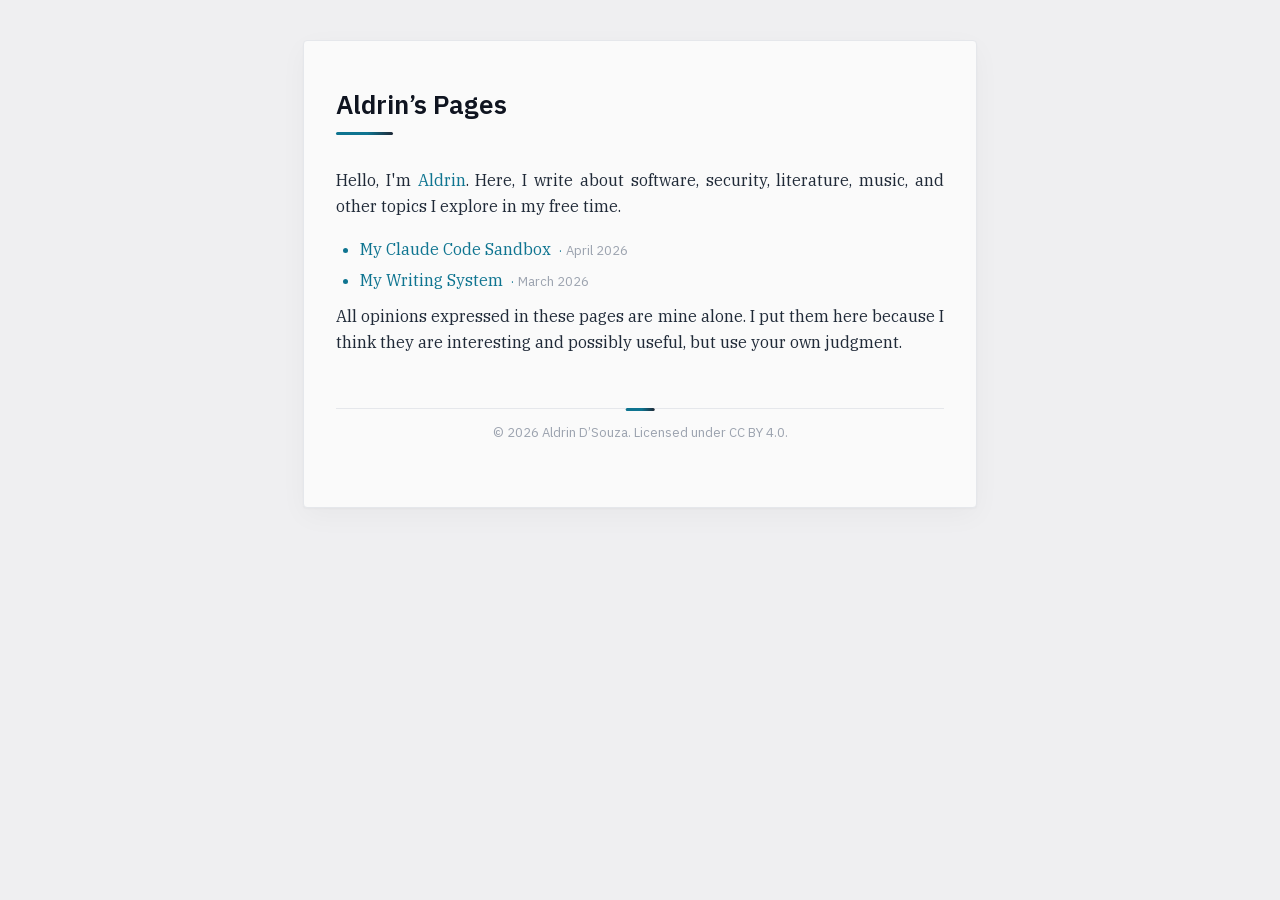
<file: docs/index.html>
<!DOCTYPE html>
<html xmlns="http://www.w3.org/1999/xhtml" lang="en" xml:lang="en">
<head>
  <meta charset="utf-8" />
  <meta name="generator" content="pandoc" />
  <meta name="viewport" content="width=device-width, initial-scale=1.0, user-scalable=yes" />
  <meta name="description" content="Writing about software, security, literature, music, and other topics." />
  <title>Aldrin’s Pages</title>
  <style>
    /* Default styles provided by pandoc.
    ** See https://pandoc.org/MANUAL.html#variables-for-html for config info.
    */
    span.smallcaps{font-variant: small-caps;}
    div.columns{display: flex; gap: min(4vw, 1.5em);}
    div.column{flex: auto; overflow-x: auto;}
    div.hanging-indent{margin-left: 1.5em; text-indent: -1.5em;}
    /* The extra [class] is a hack that increases specificity enough to
       override a similar rule in reveal.js */
    ul.task-list[class]{list-style: none;}
    ul.task-list li input[type="checkbox"] {
      font-size: inherit;
      width: 0.8em;
      margin: 0 0.8em 0.2em -1.6em;
      vertical-align: middle;
    }
    .display.math{display: block; text-align: center; margin: 0.5rem auto;}
  </style>
  <link rel="stylesheet" href="document.css" />
  <meta property="og:type" content="article" />
  <meta property="og:url" content="https://aldrin.co/index.html" />
  <meta property="og:title" content="Aldrin’s Pages" />
  <meta property="og:description" content="Writing about software, security, literature, music, and other topics." />
</head>
<body>
<header id="title-block-header">
<h1 class="title">Aldrin’s Pages</h1>
</header>
<p>Hello, I'm <a href="https://github.com/aldrin">Aldrin</a>. Here, I
write about software, security, literature, music, and other topics I
explore in my free time.</p>
<ul>
<li><a href="sandbox.html">My Claude Code Sandbox</a>
<span class="page-date">April 2026</span></li>
<li><a href="stationery.html">My Writing System</a>
<span class="page-date">March 2026</span></li>
</ul>
<p>All opinions expressed in these pages are mine alone. I put them here
because I think they are interesting and possibly useful, but use your
own judgment.</p>
<footer>© 2026 Aldrin D’Souza. Licensed under <a href="https://creativecommons.org/licenses/by/4.0/">CC BY 4.0</a>.</footer>
<script data-goatcounter="https://a1drin.goatcounter.com/count" async src="//gc.zgo.at/count.js"></script>
</body>
</html>
</file>
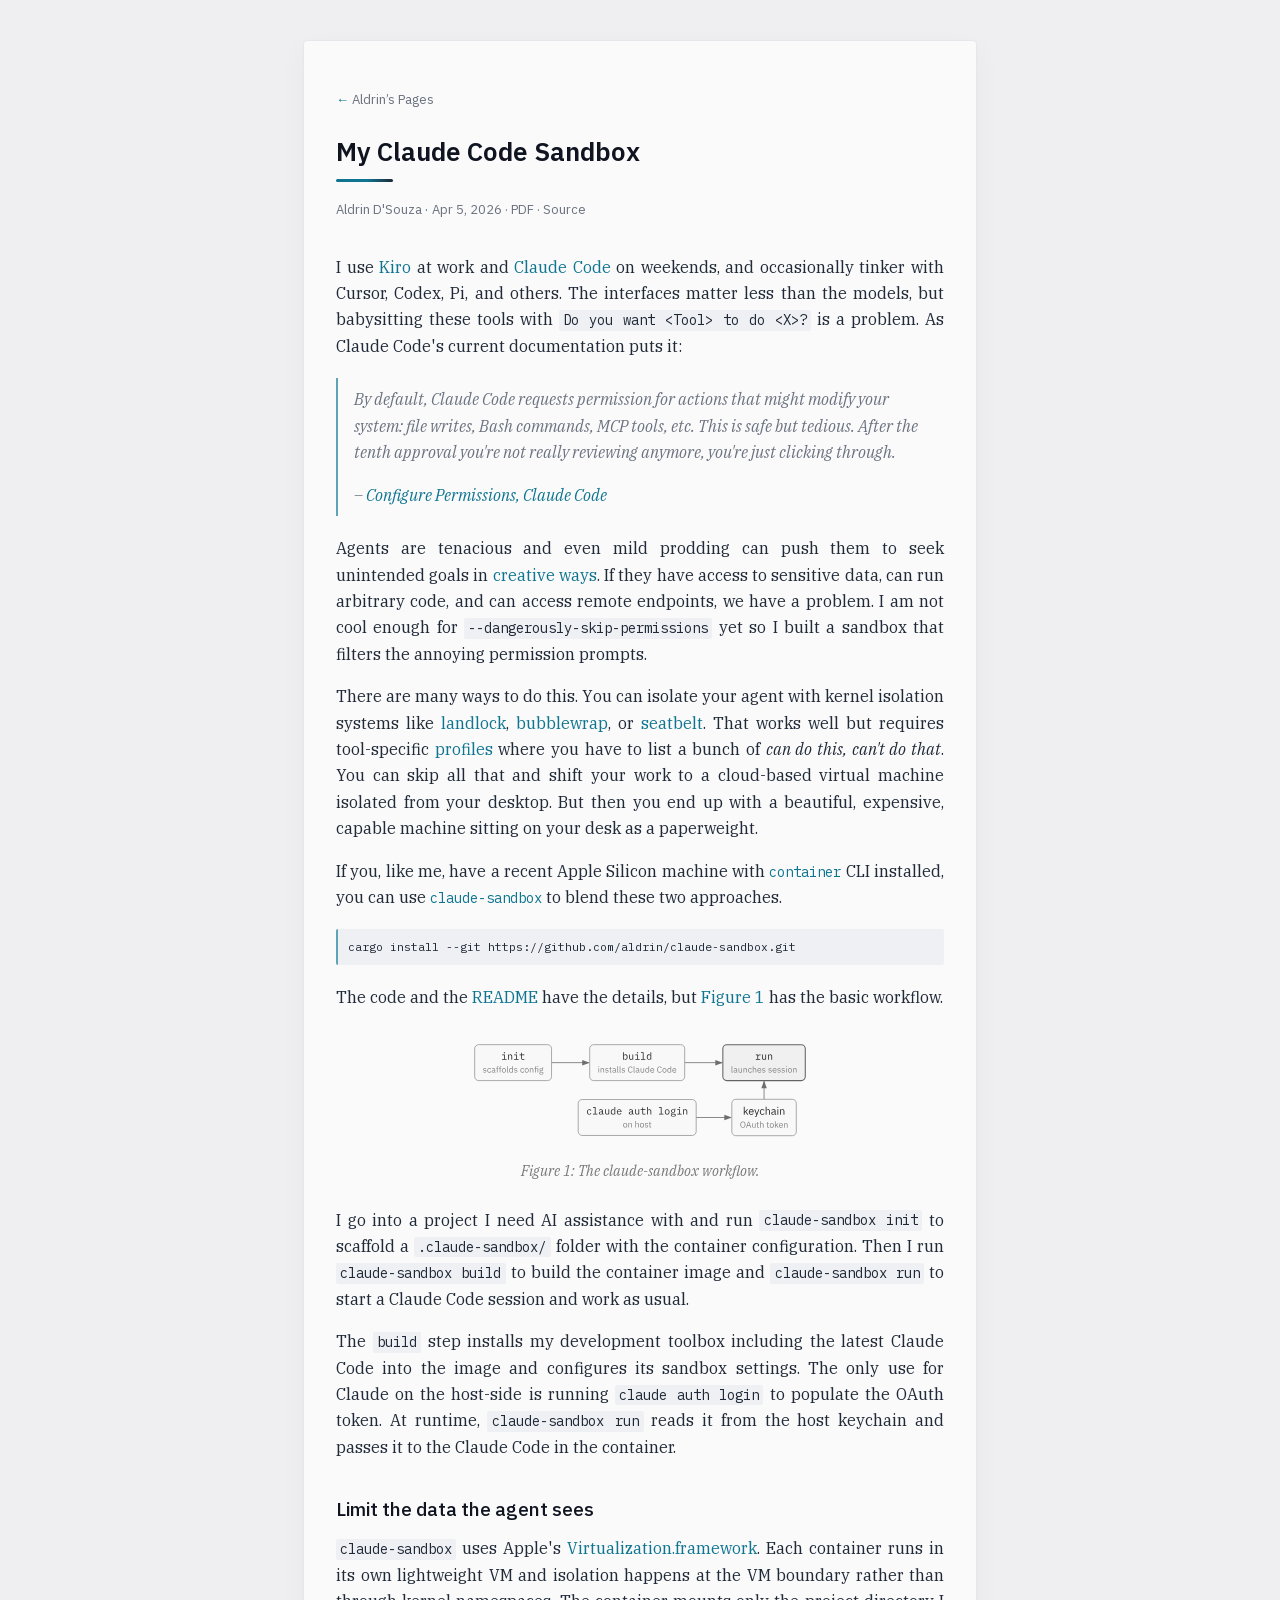
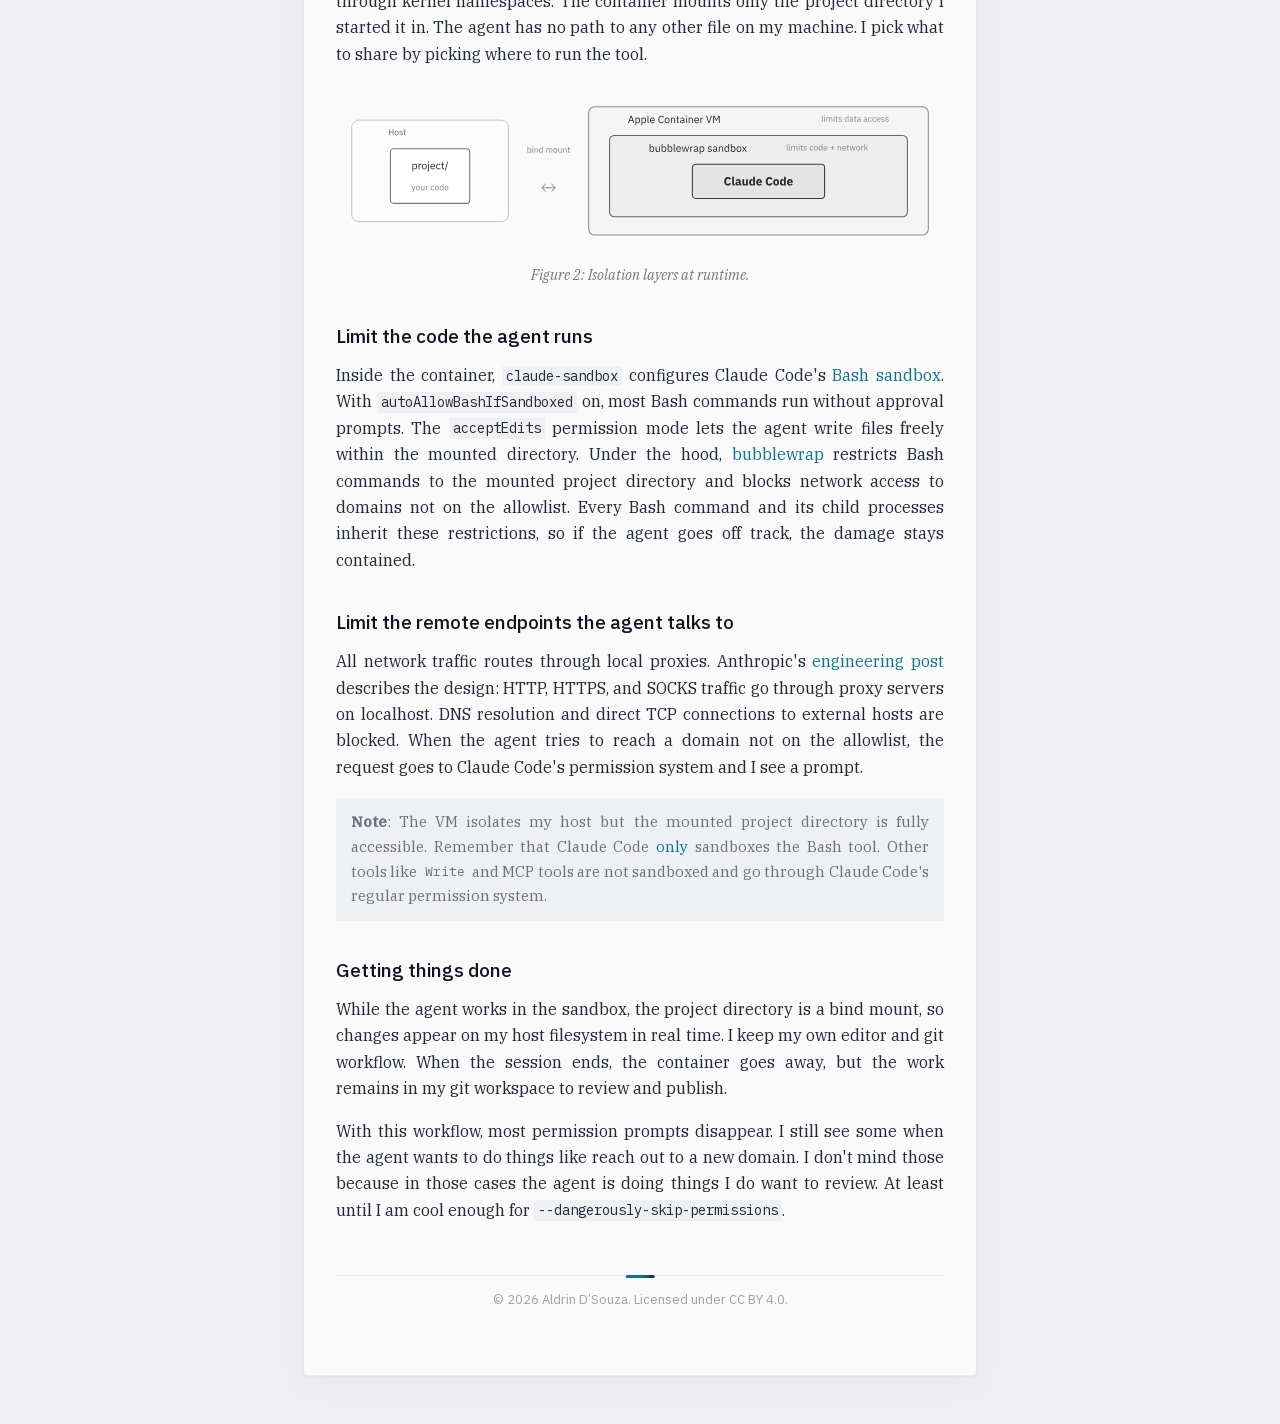
<file: docs/sandbox.html>
<!DOCTYPE html>
<html xmlns="http://www.w3.org/1999/xhtml" lang="en" xml:lang="en">
<head>
  <meta charset="utf-8" />
  <meta name="generator" content="pandoc" />
  <meta name="viewport" content="width=device-width, initial-scale=1.0, user-scalable=yes" />
  <meta name="author" content="Aldrin D'Souza" />
  <meta name="description" content="Using Apple Containers and Claude Code's sandbox to isolate AI agents from sensitive data, arbitrary code execution, and unrestricted network access." />
  <title>My Claude Code Sandbox</title>
  <style>
    /* Default styles provided by pandoc.
    ** See https://pandoc.org/MANUAL.html#variables-for-html for config info.
    */
    span.smallcaps{font-variant: small-caps;}
    div.columns{display: flex; gap: min(4vw, 1.5em);}
    div.column{flex: auto; overflow-x: auto;}
    div.hanging-indent{margin-left: 1.5em; text-indent: -1.5em;}
    /* The extra [class] is a hack that increases specificity enough to
       override a similar rule in reveal.js */
    ul.task-list[class]{list-style: none;}
    ul.task-list li input[type="checkbox"] {
      font-size: inherit;
      width: 0.8em;
      margin: 0 0.8em 0.2em -1.6em;
      vertical-align: middle;
    }
    .display.math{display: block; text-align: center; margin: 0.5rem auto;}
    /* CSS for syntax highlighting */
    html { -webkit-text-size-adjust: 100%; }
    pre > code.sourceCode { white-space: pre; position: relative; }
    pre > code.sourceCode > span { display: inline-block; line-height: 1.25; }
    pre > code.sourceCode > span:empty { height: 1.2em; }
    .sourceCode { overflow: visible; }
    code.sourceCode > span { color: inherit; text-decoration: inherit; }
    div.sourceCode { margin: 1em 0; }
    pre.sourceCode { margin: 0; }
    @media screen {
    div.sourceCode { overflow: auto; }
    }
    @media print {
    pre > code.sourceCode { white-space: pre-wrap; }
    pre > code.sourceCode > span { text-indent: -5em; padding-left: 5em; }
    }
    pre.numberSource code
      { counter-reset: source-line 0; }
    pre.numberSource code > span
      { position: relative; left: -4em; counter-increment: source-line; }
    pre.numberSource code > span > a:first-child::before
      { content: counter(source-line);
        position: relative; left: -1em; text-align: right; vertical-align: baseline;
        border: none; display: inline-block;
        -webkit-touch-callout: none; -webkit-user-select: none;
        -khtml-user-select: none; -moz-user-select: none;
        -ms-user-select: none; user-select: none;
        padding: 0 4px; width: 4em;
      }
    pre.numberSource { margin-left: 3em;  padding-left: 4px; }
    div.sourceCode
      {   }
    @media screen {
    pre > code.sourceCode > span > a:first-child::before { text-decoration: underline; }
    }
    code span.al { font-weight: bold; } /* Alert */
    code span.an { font-style: italic; } /* Annotation */
    code span.cf { font-weight: bold; } /* ControlFlow */
    code span.co { font-style: italic; } /* Comment */
    code span.cv { font-style: italic; } /* CommentVar */
    code span.do { font-style: italic; } /* Documentation */
    code span.dt { text-decoration: underline; } /* DataType */
    code span.er { font-weight: bold; } /* Error */
    code span.in { font-style: italic; } /* Information */
    code span.kw { font-weight: bold; } /* Keyword */
    code span.pp { font-weight: bold; } /* Preprocessor */
    code span.wa { font-style: italic; } /* Warning */
  </style>
  <link rel="stylesheet" href="document.css" />
  <meta property="og:type" content="article" />
  <meta property="og:url" content="https://aldrin.co/sandbox.html" />
  <meta property="og:title" content="My Claude Code Sandbox" />
  <meta property="og:description" content="Using Apple Containers and Claude Code's sandbox to isolate AI agents from sensitive data, arbitrary code execution, and unrestricted network access." />
</head>
<body>
<nav class="home"><a href="index.html">Aldrin’s Pages</a></nav>
<header id="title-block-header">
<h1 class="title">My Claude Code Sandbox</h1>
<p class="author">Aldrin D'Souza</p>
<p class="date">Apr 5, 2026 &middot; <a href="sandbox.pdf">PDF</a> &middot; <a href="https://github.com/aldrin/pages/blob/main/sandbox.org">Source</a></p>
</header>
<p>I use <a href="https://kiro.dev/cli/">Kiro</a> at work and <a
href="https://code.claude.com/docs/en/overview">Claude Code</a> on
weekends, and occasionally tinker with Cursor, Codex, Pi, and others.
The interfaces matter less than the models, but babysitting these tools
with <code
class="verbatim">Do you want &lt;Tool&gt; to do &lt;X&gt;?</code> is a
problem. As Claude Code's current documentation puts it:</p>
<blockquote>
<p>By default, Claude Code requests permission for actions that might
modify your system: file writes, Bash commands, MCP tools, etc. This is
safe but tedious. After the tenth approval you're not really reviewing
anymore, you're just clicking through.</p>
<p>– <a
href="https://code.claude.com/docs/en/best-practices#configure-permissions">Configure
Permissions, Claude Code</a></p>
</blockquote>
<p>Agents are tenacious and even mild prodding can push them to seek
unintended goals in <a
href="https://ona.com/stories/how-claude-code-escapes-its-own-denylist-and-sandbox">creative
ways</a>. If they have access to sensitive data, can run arbitrary code,
and can access remote endpoints, we have a problem. I am not cool enough
for <code class="verbatim">--dangerously-skip-permissions</code> yet so
I built a sandbox that filters the annoying permission prompts.</p>
<p>There are many ways to do this. You can isolate your agent with
kernel isolation systems like <a
href="https://landlock.io">landlock</a>, <a
href="https://github.com/containers/bubblewrap">bubblewrap</a>, or <a
href="https://theapplewiki.com/wiki/Dev:Seatbelt">seatbelt</a>. That
works well but requires tool-specific <a
href="https://nono.sh/docs/cli/clients/claude-code">profiles</a> where
you have to list a bunch of <em>can do this, can't do that</em>. You can
skip all that and shift your work to a cloud-based virtual machine
isolated from your desktop. But then you end up with a beautiful,
expensive, capable machine sitting on your desk as a paperweight.</p>
<p>If you, like me, have a recent Apple Silicon machine with <a
href="https://github.com/apple/container"><code
class="verbatim">container</code></a> CLI installed, you can use <a
href="https://github.com/aldrin/claude-sandbox"><code
class="verbatim">claude-sandbox</code></a> to blend these two
approaches.</p>
<div class="sourceCode" id="cb1" data-org-language="sh"><pre
class="sourceCode bash"><code class="sourceCode bash"><span id="cb1-1"><a href="#cb1-1" aria-hidden="true" tabindex="-1"></a><span class="ex">cargo</span> install <span class="at">--git</span> https://github.com/aldrin/claude-sandbox.git</span></code></pre></div>
<p>The code and the <a
href="https://github.com/aldrin/claude-sandbox/blob/main/README.md">README</a>
have the details, but <a href="#fig-sandbox">Figure 1</a> has the basic
workflow.</p>
<figure id="fig-sandbox">
<svg class="typst-doc" viewBox="0 0 263.9849999055118 84.29300018897636" width="263.9849999055118pt" height="84.29300018897636pt" xmlns="http://www.w3.org/2000/svg" xmlns:xlink="http://www.w3.org/1999/xlink" xmlns:h5="http://www.w3.org/1999/xhtml">
    <g>
        <g class="typst-group" transform="matrix(1 0 0 1 8 8)">
            <g>
                <g class="typst-group">
                    <g>
                        <path class="typst-shape" fill="none" stroke="#6e6e6e" stroke-width="0.6" stroke-linecap="round" stroke-linejoin="miter" stroke-miterlimit="4" transform="matrix(1 0 0 1 57.64950000000002 13.486000094488176)" d="M 0 0h 27.74911 "/>
                        <path class="typst-shape" fill="#6e6e6e" fill-rule="nonzero" transform="matrix(1 0 0 1 80.63759307242539 11.43387881687735)" d="M 0 0m 0 4.1042423 l 5.6381564 -2.0521212 l -5.6381564 -2.0521212 "/>
                        <path class="typst-shape" fill="none" stroke="#6e6e6e" stroke-width="0.6" stroke-linecap="round" stroke-linejoin="miter" stroke-miterlimit="4" transform="matrix(1 0 0 1 157.52324979527555 13.486000094488196)" d="M 0 0h 27.74911 "/>
                        <path class="typst-shape" fill="#6e6e6e" fill-rule="nonzero" transform="matrix(1 0 0 1 180.51134340313402 11.43387881687735)" d="M 0 0m 0 4.1042423 l 5.6381564 -2.0521212 l -5.6381564 -2.0521212 "/>
                        <path class="typst-shape" fill="none" stroke="#6e6e6e" stroke-width="0.6" stroke-linecap="round" stroke-linejoin="miter" stroke-miterlimit="4" transform="matrix(1 0 0 1 166.1494997952756 54.63250009448819)" d="M 0 0h 25.86986 "/>
                        <path class="typst-shape" fill="#6e6e6e" fill-rule="nonzero" transform="matrix(1 0 0 1 187.25834321415766 52.580379005853715)" d="M 0 0m 0 4.1042423 l 5.6381564 -2.0521212 l -5.6381564 -2.0521212 "/>
                        <path class="typst-shape" fill="none" stroke="#6e6e6e" stroke-width="0.6" stroke-linecap="round" stroke-linejoin="miter" stroke-miterlimit="4" transform="matrix(1 0 0 1 217.06724985826764 27.849141320048922)" d="M 0 0m 0 13.122859 v -13.122859 "/>
                        <path class="typst-shape" fill="#6e6e6e" fill-rule="nonzero" transform="matrix(1 0 0 1 215.01512872238914 26.971999968503937)" d="M 0 0m 4.1042423 5.6381564 l -2.0521212 -5.6381564 l -2.0521212 5.6381564 "/>
                        <path class="typst-shape" fill="#f8f8f8" fill-rule="nonzero" stroke="#969696" stroke-width="0.6" stroke-linecap="butt" stroke-linejoin="miter" stroke-miterlimit="4" d="M 0 0m 3 0 c -1.655352 0 -3 1.344648 -3 3 v 20.972 c 0 1.6553516 1.344648 3 3 3 h 51.6495 c 1.6553497 0 3 -1.3446484 3 -3 v -20.972 c 0 -1.655352 -1.3446503 -3 -3 -3 h -51.6495 Z "/>
                        <path class="typst-shape" fill="none" transform="matrix(1 0 0 1 5.999999858217714 6.000000094488191)" d="M 0 0h 45.6495 v 14.972 h -45.6495 v -14.972 Z "/>
                        <g class="typst-group">
                            <g>
                                <g class="typst-group" transform="matrix(1 0 0 1 5.999999811023626 6.0000000787401575)">
                                    <g>
                                        <g class="typst-group">
                                            <g>
                                                <g class="typst-text" transform="matrix(1 0 0 -1 13.824750000050004 5.234999999999999)">
                                                    <use xlink:href="#gFD8D2622F7FBF0C1D8D97ADA269E45D1" x="0" y="0" fill="#282828" fill-rule="nonzero"/>
                                                    <use xlink:href="#g520B43D4694844383DB5EA4F2F705B8B" x="4.5" y="0" fill="#282828" fill-rule="nonzero"/>
                                                    <use xlink:href="#gFD8D2622F7FBF0C1D8D97ADA269E45D1" x="9" y="0" fill="#282828" fill-rule="nonzero"/>
                                                    <use xlink:href="#gC758B362D3DBC249CF6976D613A80B22" x="13.5" y="0" fill="#282828" fill-rule="nonzero"/>
                                                </g>
                                                <g class="typst-text" transform="matrix(1 0 0 -1 0.00000000005000072447069752 14.972)">
                                                    <use xlink:href="#gE9206C7D70CFFE91CB9BD24DA5DE8E54" x="0" y="0" fill="#828282" fill-rule="nonzero"/>
                                                    <use xlink:href="#g6858126C1BF924C6FCB85C395673CFC2" x="3.1655" y="0" fill="#828282" fill-rule="nonzero"/>
                                                    <use xlink:href="#g7D08D00B5A1AEA7405CF4A57B1AF0D6" x="6.4350000000000005" y="0" fill="#828282" fill-rule="nonzero"/>
                                                    <use xlink:href="#gD32F060A6786D724C2A94F1169658DF1" x="9.906" y="0" fill="#828282" fill-rule="nonzero"/>
                                                    <use xlink:href="#gD32F060A6786D724C2A94F1169658DF1" x="12.012" y="0" fill="#828282" fill-rule="nonzero"/>
                                                    <use xlink:href="#g2E08516265C1D158B87015C27D17B795" x="14.092" y="0" fill="#828282" fill-rule="nonzero"/>
                                                    <use xlink:href="#g16C911DD303C6ADF6619942E9F2B7402" x="17.732" y="0" fill="#828282" fill-rule="nonzero"/>
                                                    <use xlink:href="#g4238BC7147DC41EC5261F1F3C5EAF5E2" x="19.5" y="0" fill="#828282" fill-rule="nonzero"/>
                                                    <use xlink:href="#gE9206C7D70CFFE91CB9BD24DA5DE8E54" x="23.27" y="0" fill="#828282" fill-rule="nonzero"/>
                                                    <use xlink:href="#g6858126C1BF924C6FCB85C395673CFC2" x="27.9695" y="0" fill="#828282" fill-rule="nonzero"/>
                                                    <use xlink:href="#g2E08516265C1D158B87015C27D17B795" x="31.2" y="0" fill="#828282" fill-rule="nonzero"/>
                                                    <use xlink:href="#g253171C4B97E895C1D312EA1CCE9E62B" x="34.839999999999996" y="0" fill="#828282" fill-rule="nonzero"/>
                                                    <use xlink:href="#g1F0BF0DB5E63BEC95E96BD722750625E" x="38.532" y="0" fill="#828282" fill-rule="nonzero"/>
                                                    <use xlink:href="#g8F15CC47676C930DC76D93D63FF210CE" x="42.217499999999994" y="0" fill="#828282" fill-rule="nonzero"/>
                                                </g>
                                            </g>
                                        </g>
                                    </g>
                                </g>
                            </g>
                        </g>
                        <path class="typst-shape" fill="#f8f8f8" fill-rule="nonzero" stroke="#969696" stroke-width="0.6" stroke-linecap="butt" stroke-linejoin="miter" stroke-miterlimit="4" transform="matrix(1 0 0 1 86.27574979527557 0)" d="M 0 0m 3 0 c -1.655352 0 -3 1.344648 -3 3 v 20.972 c 0 1.6553516 1.344648 3 3 3 h 65.2475 c 1.6553574 0 3 -1.3446484 3 -3 v -20.972 c 0 -1.655352 -1.3446426 -3 -3 -3 h -65.2475 Z "/>
                        <path class="typst-shape" fill="none" transform="matrix(1 0 0 1 92.27574985821772 6.000000094488191)" d="M 0 0h 59.2475 v 14.972 h -59.2475 v -14.972 Z "/>
                        <g class="typst-group">
                            <g>
                                <g class="typst-group" transform="matrix(1 0 0 1 92.27574984251967 6.0000000787401575)">
                                    <g>
                                        <g class="typst-group">
                                            <g>
                                                <g class="typst-text" transform="matrix(1 0 0 -1 18.37375000005 5.234999999999999)">
                                                    <use xlink:href="#gB304CA45ECFB5C3CD98C3CE1AC6BE988" x="0" y="0" fill="#282828" fill-rule="nonzero"/>
                                                    <use xlink:href="#g62217D8527BF7A22C81092661E2DAB9B" x="4.5" y="0" fill="#282828" fill-rule="nonzero"/>
                                                    <use xlink:href="#gFD8D2622F7FBF0C1D8D97ADA269E45D1" x="9" y="0" fill="#282828" fill-rule="nonzero"/>
                                                    <use xlink:href="#gA69C592C8EB56EF077D32C9E132E852C" x="13.5" y="0" fill="#282828" fill-rule="nonzero"/>
                                                    <use xlink:href="#g3D7A103CE54D56994C3A25AAE206008D" x="18" y="0" fill="#282828" fill-rule="nonzero"/>
                                                </g>
                                                <g class="typst-text" transform="matrix(1 0 0 -1 0.00000000005000072447069752 14.972)">
                                                    <use xlink:href="#g252AFC9C8B5B907EA1B4BBC7E95E377C" x="0" y="0" fill="#828282" fill-rule="nonzero"/>
                                                    <use xlink:href="#g253171C4B97E895C1D312EA1CCE9E62B" x="1.625" y="0" fill="#828282" fill-rule="nonzero"/>
                                                    <use xlink:href="#gE9206C7D70CFFE91CB9BD24DA5DE8E54" x="5.317" y="0" fill="#828282" fill-rule="nonzero"/>
                                                    <use xlink:href="#g9B6C96D8C9A8C2BAD44F2C10AE682800" x="8.437000000000001" y="0" fill="#828282" fill-rule="nonzero"/>
                                                    <use xlink:href="#g7D08D00B5A1AEA7405CF4A57B1AF0D6" x="10.7185" y="0" fill="#828282" fill-rule="nonzero"/>
                                                    <use xlink:href="#g16C911DD303C6ADF6619942E9F2B7402" x="14.1895" y="0" fill="#828282" fill-rule="nonzero"/>
                                                    <use xlink:href="#g16C911DD303C6ADF6619942E9F2B7402" x="15.925" y="0" fill="#828282" fill-rule="nonzero"/>
                                                    <use xlink:href="#gE9206C7D70CFFE91CB9BD24DA5DE8E54" x="17.693" y="0" fill="#828282" fill-rule="nonzero"/>
                                                    <use xlink:href="#gE041DFC08D1079EC1F5ADC79F61CB84D" x="22.392500000000002" y="0" fill="#828282" fill-rule="nonzero"/>
                                                    <use xlink:href="#g16C911DD303C6ADF6619942E9F2B7402" x="26.429000000000002" y="0" fill="#828282" fill-rule="nonzero"/>
                                                    <use xlink:href="#g7D08D00B5A1AEA7405CF4A57B1AF0D6" x="28.197000000000003" y="0" fill="#828282" fill-rule="nonzero"/>
                                                    <use xlink:href="#g5DBE7A678BCF78A57560E2443D9686FF" x="31.668000000000003" y="0" fill="#828282" fill-rule="nonzero"/>
                                                    <use xlink:href="#g4238BC7147DC41EC5261F1F3C5EAF5E2" x="35.36" y="0" fill="#828282" fill-rule="nonzero"/>
                                                    <use xlink:href="#gD39E8175455FB3779D420DADCDAA3FEF" x="39.129999999999995" y="0" fill="#828282" fill-rule="nonzero"/>
                                                    <use xlink:href="#gE041DFC08D1079EC1F5ADC79F61CB84D" x="44.232499999999995" y="0" fill="#828282" fill-rule="nonzero"/>
                                                    <use xlink:href="#g2E08516265C1D158B87015C27D17B795" x="48.26899999999999" y="0" fill="#828282" fill-rule="nonzero"/>
                                                    <use xlink:href="#g4238BC7147DC41EC5261F1F3C5EAF5E2" x="51.90899999999999" y="0" fill="#828282" fill-rule="nonzero"/>
                                                    <use xlink:href="#gD39E8175455FB3779D420DADCDAA3FEF" x="55.67899999999999" y="0" fill="#828282" fill-rule="nonzero"/>
                                                </g>
                                            </g>
                                        </g>
                                    </g>
                                </g>
                            </g>
                        </g>
                        <path class="typst-shape" fill="#f0f0f0" fill-rule="nonzero" stroke="#646464" stroke-width="0.8" stroke-linecap="butt" stroke-linejoin="miter" stroke-miterlimit="4" transform="matrix(1 0 0 1 186.1494999055118 0)" d="M 0 0m 3 0 c -1.655352 0 -3 1.344648 -3 3 v 20.972 c 0 1.6553516 1.344648 3 3 3 h 55.8355 c 1.6553535 0 3 -1.3446484 3 -3 v -20.972 c 0 -1.655352 -1.3446465 -3 -3 -3 h -55.8355 Z "/>
                        <path class="typst-shape" fill="none" transform="matrix(1 0 0 1 192.14949985821767 6.000000094488191)" d="M 0 0h 49.8355 v 14.972 h -49.8355 v -14.972 Z "/>
                        <g class="typst-group">
                            <g>
                                <g class="typst-group" transform="matrix(1 0 0 1 192.14949977952753 6.0000000787401575)">
                                    <g>
                                        <g class="typst-group">
                                            <g>
                                                <g class="typst-text" transform="matrix(1 0 0 -1 18.16775000005 5.234999999999999)">
                                                    <use xlink:href="#g9413332249BB91543DAB9B5FB04D5BC" x="0" y="0" fill="#282828" fill-rule="nonzero"/>
                                                    <use xlink:href="#g62217D8527BF7A22C81092661E2DAB9B" x="4.5" y="0" fill="#282828" fill-rule="nonzero"/>
                                                    <use xlink:href="#g520B43D4694844383DB5EA4F2F705B8B" x="9" y="0" fill="#282828" fill-rule="nonzero"/>
                                                </g>
                                                <g class="typst-text" transform="matrix(1 0 0 -1 0.00000000005000072447069752 14.972)">
                                                    <use xlink:href="#g16C911DD303C6ADF6619942E9F2B7402" x="0" y="0" fill="#828282" fill-rule="nonzero"/>
                                                    <use xlink:href="#g7D08D00B5A1AEA7405CF4A57B1AF0D6" x="1.7680000000000002" y="0" fill="#828282" fill-rule="nonzero"/>
                                                    <use xlink:href="#g5DBE7A678BCF78A57560E2443D9686FF" x="5.239000000000001" y="0" fill="#828282" fill-rule="nonzero"/>
                                                    <use xlink:href="#g253171C4B97E895C1D312EA1CCE9E62B" x="8.931000000000001" y="0" fill="#828282" fill-rule="nonzero"/>
                                                    <use xlink:href="#g6858126C1BF924C6FCB85C395673CFC2" x="12.623000000000001" y="0" fill="#828282" fill-rule="nonzero"/>
                                                    <use xlink:href="#g5A6D8768EF18362E1F4AD3EEBCB1BD6F" x="15.892500000000002" y="0" fill="#828282" fill-rule="nonzero"/>
                                                    <use xlink:href="#gD39E8175455FB3779D420DADCDAA3FEF" x="19.584500000000002" y="0" fill="#828282" fill-rule="nonzero"/>
                                                    <use xlink:href="#gE9206C7D70CFFE91CB9BD24DA5DE8E54" x="23.153000000000002" y="0" fill="#828282" fill-rule="nonzero"/>
                                                    <use xlink:href="#gE9206C7D70CFFE91CB9BD24DA5DE8E54" x="27.852500000000003" y="0" fill="#828282" fill-rule="nonzero"/>
                                                    <use xlink:href="#gD39E8175455FB3779D420DADCDAA3FEF" x="31.018000000000004" y="0" fill="#828282" fill-rule="nonzero"/>
                                                    <use xlink:href="#gE9206C7D70CFFE91CB9BD24DA5DE8E54" x="34.58650000000001" y="0" fill="#828282" fill-rule="nonzero"/>
                                                    <use xlink:href="#gE9206C7D70CFFE91CB9BD24DA5DE8E54" x="37.71300000000001" y="0" fill="#828282" fill-rule="nonzero"/>
                                                    <use xlink:href="#g252AFC9C8B5B907EA1B4BBC7E95E377C" x="40.87850000000001" y="0" fill="#828282" fill-rule="nonzero"/>
                                                    <use xlink:href="#g2E08516265C1D158B87015C27D17B795" x="42.50350000000001" y="0" fill="#828282" fill-rule="nonzero"/>
                                                    <use xlink:href="#g253171C4B97E895C1D312EA1CCE9E62B" x="46.14350000000001" y="0" fill="#828282" fill-rule="nonzero"/>
                                                </g>
                                            </g>
                                        </g>
                                    </g>
                                </g>
                            </g>
                        </g>
                        <path class="typst-shape" fill="#f8f8f8" fill-rule="nonzero" stroke="#969696" stroke-width="0.6" stroke-linecap="butt" stroke-linejoin="miter" stroke-miterlimit="4" transform="matrix(1 0 0 1 77.64949979527559 41.146500188976376)" d="M 0 0m 3 0 c -1.655352 0 -3 1.344648 -3 3 v 20.972 c 0 1.6553516 1.344648 3 3 3 h 82.5 c 1.6553497 0 3 -1.3446484 3 -3 v -20.972 c 0 -1.655352 -1.3446503 -3 -3 -3 h -82.5 Z "/>
                        <path class="typst-shape" fill="none" transform="matrix(1 0 0 1 83.64949985821771 47.14650009448819)" d="M 0 0h 76.5 v 14.972 h -76.5 v -14.972 Z "/>
                        <g class="typst-group">
                            <g>
                                <g class="typst-group" transform="matrix(1 0 0 1 83.64949971653542 47.146500078740154)">
                                    <g>
                                        <g class="typst-group">
                                            <g>
                                                <g class="typst-text" transform="matrix(1 0 0 -1 0.00000000005000072447069752 5.234999999999999)">
                                                    <use xlink:href="#gDE7F0EB61AEC8EBC6B66FB06BC2534CB" x="0" y="0" fill="#282828" fill-rule="nonzero"/>
                                                    <use xlink:href="#gA69C592C8EB56EF077D32C9E132E852C" x="4.5" y="0" fill="#282828" fill-rule="nonzero"/>
                                                    <use xlink:href="#gBAA0FB0D3688A6054ECACEEFE4D7DC93" x="9" y="0" fill="#282828" fill-rule="nonzero"/>
                                                    <use xlink:href="#g62217D8527BF7A22C81092661E2DAB9B" x="13.5" y="0" fill="#282828" fill-rule="nonzero"/>
                                                    <use xlink:href="#g3D7A103CE54D56994C3A25AAE206008D" x="18" y="0" fill="#282828" fill-rule="nonzero"/>
                                                    <use xlink:href="#gD3EF1FDDE5B0CB043E698C4D6A6F481F" x="22.5" y="0" fill="#282828" fill-rule="nonzero"/>
                                                    <use xlink:href="#gBAA0FB0D3688A6054ECACEEFE4D7DC93" x="31.5" y="0" fill="#282828" fill-rule="nonzero"/>
                                                    <use xlink:href="#g62217D8527BF7A22C81092661E2DAB9B" x="36" y="0" fill="#282828" fill-rule="nonzero"/>
                                                    <use xlink:href="#gC758B362D3DBC249CF6976D613A80B22" x="40.5" y="0" fill="#282828" fill-rule="nonzero"/>
                                                    <use xlink:href="#g15200B997260D77FFB9E22245BD096CE" x="45" y="0" fill="#282828" fill-rule="nonzero"/>
                                                    <use xlink:href="#gA69C592C8EB56EF077D32C9E132E852C" x="54" y="0" fill="#282828" fill-rule="nonzero"/>
                                                    <use xlink:href="#g27FD411428E89D4AECFDB25EBBE556B1" x="58.5" y="0" fill="#282828" fill-rule="nonzero"/>
                                                    <use xlink:href="#gF265DCD0C52A316BACCBBD51B865C2ED" x="63" y="0" fill="#282828" fill-rule="nonzero"/>
                                                    <use xlink:href="#gFD8D2622F7FBF0C1D8D97ADA269E45D1" x="67.5" y="0" fill="#282828" fill-rule="nonzero"/>
                                                    <use xlink:href="#g520B43D4694844383DB5EA4F2F705B8B" x="72" y="0" fill="#282828" fill-rule="nonzero"/>
                                                </g>
                                                <g class="typst-text" transform="matrix(1 0 0 -1 27.450250000049998 14.972)">
                                                    <use xlink:href="#g2E08516265C1D158B87015C27D17B795" x="0" y="0" fill="#828282" fill-rule="nonzero"/>
                                                    <use xlink:href="#g253171C4B97E895C1D312EA1CCE9E62B" x="3.64" y="0" fill="#828282" fill-rule="nonzero"/>
                                                    <use xlink:href="#g5A6D8768EF18362E1F4AD3EEBCB1BD6F" x="8.866" y="0" fill="#828282" fill-rule="nonzero"/>
                                                    <use xlink:href="#g2E08516265C1D158B87015C27D17B795" x="12.558" y="0" fill="#828282" fill-rule="nonzero"/>
                                                    <use xlink:href="#gE9206C7D70CFFE91CB9BD24DA5DE8E54" x="16.198" y="0" fill="#828282" fill-rule="nonzero"/>
                                                    <use xlink:href="#g9B6C96D8C9A8C2BAD44F2C10AE682800" x="19.318" y="0" fill="#828282" fill-rule="nonzero"/>
                                                </g>
                                            </g>
                                        </g>
                                    </g>
                                </g>
                            </g>
                        </g>
                        <path class="typst-shape" fill="#f8f8f8" fill-rule="nonzero" stroke="#969696" stroke-width="0.6" stroke-linecap="butt" stroke-linejoin="miter" stroke-miterlimit="4" transform="matrix(1 0 0 1 192.89649990551183 40.972000188976374)" d="M 0 0m 3 0 c -1.655352 0 -3 1.344648 -3 3 v 21.321 c 0 1.6553535 1.344648 3 3 3 h 42.3415 c 1.6553535 0 3 -1.3446465 3 -3 v -21.321 c 0 -1.655352 -1.3446465 -3 -3 -3 h -42.3415 Z "/>
                        <path class="typst-shape" fill="none" transform="matrix(1 0 0 1 198.89649985821768 46.97200009448819)" d="M 0 0h 36.3415 v 15.321 h -36.3415 v -15.321 Z "/>
                        <g class="typst-group">
                            <g>
                                <g class="typst-group" transform="matrix(1 0 0 1 198.89649973228344 46.971999999999994)">
                                    <g>
                                        <g class="typst-group">
                                            <g>
                                                <g class="typst-text" transform="matrix(1 0 0 -1 2.286750000050004 5.584)">
                                                    <use xlink:href="#gDD4E7E25E505377A935D7AEE851F4D4E" x="0" y="0" fill="#282828" fill-rule="nonzero"/>
                                                    <use xlink:href="#gF971165F80302051E92654D0E14D5682" x="4.08" y="0" fill="#282828" fill-rule="nonzero"/>
                                                    <use xlink:href="#g882E040F1A1D688B0CFBE2B83A482D6E" x="8.432" y="0" fill="#282828" fill-rule="nonzero"/>
                                                    <use xlink:href="#g3438A4948E09A38DB689A47D0E602131" x="12.384" y="0" fill="#282828" fill-rule="nonzero"/>
                                                    <use xlink:href="#g21F5D6490A8DEB0B9A21DB1405BB6FF5" x="16.408" y="0" fill="#282828" fill-rule="nonzero"/>
                                                    <use xlink:href="#g2B06ABBBD655974A95C21762E817752B" x="20.952" y="0" fill="#282828" fill-rule="nonzero"/>
                                                    <use xlink:href="#gC9C864E91DB4208DE4DFAECD0BAFEB5B" x="25.224000000000004" y="0" fill="#282828" fill-rule="nonzero"/>
                                                    <use xlink:href="#gA22D2C79765F829DA1E452AE6174F2CB" x="27.224000000000004" y="0" fill="#282828" fill-rule="nonzero"/>
                                                </g>
                                                <g class="typst-text" transform="matrix(1 0 0 -1 0.00000000005000072447069752 15.320999999999998)">
                                                    <use xlink:href="#gF10F19796AE5D8A4DACEEBDD0B819386" x="0" y="0" fill="#828282" fill-rule="nonzero"/>
                                                    <use xlink:href="#g9B23A82CEAC01C3969FA4548C680B0D5" x="4.5045" y="0" fill="#828282" fill-rule="nonzero"/>
                                                    <use xlink:href="#g5DBE7A678BCF78A57560E2443D9686FF" x="8.671" y="0" fill="#828282" fill-rule="nonzero"/>
                                                    <use xlink:href="#g9B6C96D8C9A8C2BAD44F2C10AE682800" x="12.363" y="0" fill="#828282" fill-rule="nonzero"/>
                                                    <use xlink:href="#g5A6D8768EF18362E1F4AD3EEBCB1BD6F" x="14.644499999999999" y="0" fill="#828282" fill-rule="nonzero"/>
                                                    <use xlink:href="#g9B6C96D8C9A8C2BAD44F2C10AE682800" x="19.870499999999996" y="0" fill="#828282" fill-rule="nonzero"/>
                                                    <use xlink:href="#g2E08516265C1D158B87015C27D17B795" x="22.125999999999998" y="0" fill="#828282" fill-rule="nonzero"/>
                                                    <use xlink:href="#g7B08382E5CAAD2E94CDA12635B3B02E5" x="25.766" y="0" fill="#828282" fill-rule="nonzero"/>
                                                    <use xlink:href="#gD39E8175455FB3779D420DADCDAA3FEF" x="29.081" y="0" fill="#828282" fill-rule="nonzero"/>
                                                    <use xlink:href="#g253171C4B97E895C1D312EA1CCE9E62B" x="32.6495" y="0" fill="#828282" fill-rule="nonzero"/>
                                                </g>
                                            </g>
                                        </g>
                                    </g>
                                </g>
                            </g>
                        </g>
                    </g>
                </g>
            </g>
        </g>
    </g>
    <defs id="glyph">
        <symbol id="gFD8D2622F7FBF0C1D8D97ADA269E45D1" overflow="visible">
            <path d="M 0 0m 2.49 4.725 q -0.26250005 0 -0.36750007 0.10874987 q -0.10500002 0.10875034 -0.10500002 0.2737503 v 0.119999886 q 0 0.16499996 0.10500002 0.27374983 q 0.10500002 0.10874987 0.36750007 0.10874987 q 0.26250005 0 0.36749983 -0.10874987 q 0.10500002 -0.10874987 0.10500002 -0.27374983 v -0.119999886 q 0 -0.16499996 -0.10500002 -0.2737503 q -0.10499978 -0.10874987 -0.36749983 -0.10874987 Z m -1.695 -4.215 h 1.3950001 v 2.85 h -1.3950001 v 0.51 h 1.995 v -3.36 h 1.3049998 v -0.51 h -3.2999997 v 0.51 Z "/>
        </symbol>
        <symbol id="g520B43D4694844383DB5EA4F2F705B8B" overflow="visible">
            <path d="M 0 0m 0.73499995 0 v 3.87 h 0.59999996 v -0.6299999 h 0.03000009 q 0.059999943 0.14249992 0.14999998 0.27374983 q 0.09000003 0.13125014 0.22124994 0.22874999 q 0.13125002 0.097500086 0.31124997 0.15750003 q 0.18000007 0.059999943 0.42000008 0.059999943 q 0.6075001 0 0.9749999 -0.38624978 q 0.36750007 -0.38625002 0.36750007 -1.0912502 v -2.4824998 h -0.5999999 v 2.3775 q 0 0.5324998 -0.23250008 0.79125 q -0.23250008 0.25874996 -0.6825001 0.25874996 q -0.17999983 0 -0.35249984 -0.045000076 q -0.17250001 -0.045000076 -0.3075 -0.13499999 q -0.13499999 -0.089999914 -0.21749997 -0.23250008 q -0.0825001 -0.14249992 -0.0825001 -0.32999992 v -2.685 h -0.59999996 Z "/>
        </symbol>
        <symbol id="gC758B362D3DBC249CF6976D613A80B22" overflow="visible">
            <path d="M 0 0m 2.4375 0 q -0.4425 0 -0.64875007 0.24749999 q -0.20624995 0.24749999 -0.20624995 0.6375 v 2.475 h -1.29 v 0.51 h 0.9599999 q 0.19500005 0 0.27375007 0.07875013 q 0.078750014 0.07874966 0.078750014 0.27374983 v 1.0124998 h 0.57749987 v -1.3649998 h 1.7625 v -0.51 h -1.7625 v -2.85 h 1.7625 v -0.51 h -1.5074999 Z "/>
        </symbol>
        <symbol id="gE9206C7D70CFFE91CB9BD24DA5DE8E54" overflow="visible">
            <path d="M 0 0m 1.5600001 -0.078 q -0.46800005 0 -0.78325003 0.17875001 q -0.31525 0.17875001 -0.54275 0.47775003 l 0.3705 0.29899997 q 0.195 -0.24699998 0.43549997 -0.38024998 q 0.24050009 -0.13325 0.559 -0.13325 q 0.33150005 0 0.5167501 0.143 q 0.18525004 0.143 0.18525004 0.403 q 0 0.195 -0.12674999 0.33475 q -0.12674999 0.13975 -0.45825005 0.19175005 l -0.2665 0.038999915 q -0.23400009 0.03250003 -0.42900002 0.10075009 q -0.19500005 0.06824994 -0.34125006 0.18199992 q -0.14625001 0.11374998 -0.22749999 0.28275013 q -0.08125001 0.16899991 -0.08125001 0.40299988 q 0 0.24699998 0.09100002 0.43225002 q 0.09099999 0.18525004 0.25025 0.30875015 q 0.15924996 0.12349987 0.38024998 0.1852498 q 0.22100008 0.061750174 0.47450006 0.061750174 q 0.4095 0 0.6857499 -0.14300013 q 0.27625012 -0.14299989 0.48425007 -0.39649987 l -0.34450006 -0.31200004 q -0.11049986 0.1559999 -0.3249998 0.2827499 q -0.21450007 0.12674999 -0.5395001 0.12674999 q -0.32500005 0 -0.49074996 -0.13975 q -0.16575009 -0.13975 -0.16575009 -0.38024998 q 0 -0.24699998 0.16575009 -0.35750008 q 0.16574991 -0.11049986 0.47774994 -0.1624999 l 0.26 -0.039000034 q 0.55900013 -0.084499955 0.7930001 -0.32174993 q 0.23399997 -0.23725009 0.23399997 -0.62075007 q 0 -0.4875 -0.33150005 -0.767 q -0.33150005 -0.2795 -0.90999997 -0.2795 Z "/>
        </symbol>
        <symbol id="g6858126C1BF924C6FCB85C395673CFC2" overflow="visible">
            <path d="M 0 0m 1.8005 -0.078 q -0.35099995 0 -0.63049996 0.123500004 q -0.27950007 0.1235 -0.47125006 0.351 q -0.19174999 0.22749999 -0.29250002 0.5525 q -0.10075 0.32500005 -0.10075 0.72800004 q 0 0.40299988 0.10075 0.7279999 q 0.10075003 0.32500005 0.29250002 0.5525 q 0.19174999 0.2275002 0.47125006 0.35100007 q 0.2795 0.12350011 0.63049996 0.12350011 q 0.5005001 0 0.80275 -0.21775007 q 0.30225015 -0.21775007 0.45175004 -0.56875014 l -0.4354999 -0.22099996 q -0.09100008 0.26 -0.29900002 0.40300012 q -0.20800018 0.14299989 -0.5200001 0.14299989 q -0.23399997 0 -0.4095 -0.07474995 q -0.17550004 -0.07474995 -0.29250002 -0.20799994 q -0.116999984 -0.13325 -0.17549998 -0.31850004 q -0.058499992 -0.18525004 -0.058499992 -0.40625 v -0.572 q 0 -0.44200003 0.23724997 -0.72475004 q 0.23724997 -0.28274998 0.69875 -0.28274998 q 0.63049996 0 0.90999997 0.58500004 l 0.3770001 -0.25349998 q -0.16250014 -0.36400002 -0.48425007 -0.57850003 q -0.32174993 -0.21450001 -0.80275 -0.21450001 Z "/>
        </symbol>
        <symbol id="g7D08D00B5A1AEA7405CF4A57B1AF0D6" overflow="visible">
            <path d="M 0 0m 2.99 0 q -0.29250002 0 -0.41925 0.156 q -0.12674999 0.156 -0.15925002 0.39 h -0.03250003 q -0.11049986 -0.312 -0.36399984 -0.468 q -0.2535001 -0.156 -0.60450006 -0.156 q -0.53300005 0 -0.82875 0.273 q -0.29575002 0.273 -0.29575002 0.741 q 0 0.47450006 0.34775 0.72800004 q 0.34775 0.25349998 1.0822501 0.25349998 h 0.66299987 v 0.33150005 q 0 0.35750008 -0.19499993 0.546 q -0.19499993 0.18849993 -0.59799993 0.18849993 q -0.30550003 0 -0.5102501 -0.13649988 q -0.20475 -0.13650012 -0.34125 -0.36400008 l -0.31199998 0.29250002 q 0.1365 0.273 0.43550003 0.46475005 q 0.29900002 0.19175005 0.75399995 0.19175005 q 0.61100006 0 0.9490001 -0.29900002 q 0.33800006 -0.29900002 0.33800006 -0.832 v -1.8460001 h 0.38349986 v -0.455 h -0.29250002 Z m -1.495 0.36400002 q 0.19500005 0 0.35750008 0.04549998 q 0.16250002 0.04550001 0.2794999 0.13 q 0.1170001 0.084500015 0.18200016 0.195 q 0.06499982 0.11050004 0.06499982 0.24050003 v 0.5525 h -0.6889999 q -0.44850004 0 -0.65325 -0.13 q -0.20475006 -0.13 -0.20475006 -0.37699997 v -0.13650006 q 0 -0.24699998 0.17875004 -0.38349998 q 0.17874992 -0.1365 0.48424995 -0.1365 Z "/>
        </symbol>
        <symbol id="gD32F060A6786D724C2A94F1169658DF1" overflow="visible">
            <path d="M 0 0m 0.7345 2.8990002 h -0.546 v 0.45499992 h 0.546 v 0.6760001 q 0 0.35099983 0.18200004 0.5654998 q 0.18199998 0.21449995 0.55249995 0.21449995 h 0.5070001 v -0.45499992 h -0.72150004 v -1.0009999 h 0.72150004 v -0.45499992 h -0.72150004 v -2.8990002 h -0.52000004 v 2.8990002 Z "/>
        </symbol>
        <symbol id="g2E08516265C1D158B87015C27D17B795" overflow="visible">
            <path d="M 0 0m 1.82 -0.078 q -0.33800006 0 -0.61750007 0.123500004 q -0.27949995 0.1235 -0.47774994 0.35424998 q -0.19825006 0.23075002 -0.30875003 0.5525 q -0.11050001 0.32175004 -0.11050001 0.72475004 q 0 0.3965001 0.11050001 0.7214999 q 0.11049998 0.32500005 0.30875003 0.55575013 q 0.19825 0.23075008 0.47774994 0.35424995 q 0.2795 0.12350011 0.61750007 0.12350011 q 0.33799994 0 0.61425006 -0.12350011 q 0.2762499 -0.12349987 0.47775006 -0.35424995 q 0.20149994 -0.23075008 0.3119998 -0.55575013 q 0.1105001 -0.3249998 0.1105001 -0.7214999 q 0 -0.403 -0.1105001 -0.72475004 q -0.11049986 -0.32175 -0.3119998 -0.5525 q -0.20150018 -0.23075 -0.47775006 -0.35424998 q -0.27625012 -0.123500004 -0.61425006 -0.123500004 Z m 0 0.46150002 q 0.4225 0 0.689 0.26000002 q 0.2665 0.26 0.2665 0.79300004 v 0.48099995 q 0 0.533 -0.2665 0.793 q -0.2665 0.26 -0.689 0.26 q -0.4225 0 -0.689 -0.26 q -0.2665 -0.26 -0.2665 -0.793 v -0.48099995 q 0 -0.53300005 0.2665 -0.79300004 q 0.2665 -0.26000002 0.689 -0.26000002 Z "/>
        </symbol>
        <symbol id="g16C911DD303C6ADF6619942E9F2B7402" overflow="visible">
            <path d="M 0 0m 1.105 0 q -0.273 0 -0.41275 0.15275 q -0.13975 0.15275 -0.13975 0.38674998 v 4.2705 h 0.52 v -4.355 h 0.49400008 v -0.455 h -0.46150005 Z "/>
        </symbol>
        <symbol id="g4238BC7147DC41EC5261F1F3C5EAF5E2" overflow="visible">
            <path d="M 0 0m 2.6975 0.546 h -0.026000023 q -0.30550003 -0.624 -0.9814999 -0.624 q -0.31200004 0 -0.5655 0.123500004 q -0.25350004 0.1235 -0.43225002 0.351 q -0.17874998 0.22749999 -0.273 0.5525 q -0.09424999 0.32500005 -0.09424999 0.72800004 q 0 0.40299988 0.09424999 0.7279999 q 0.09425002 0.32500005 0.273 0.5525 q 0.17874998 0.2275002 0.43225002 0.35100007 q 0.25349998 0.12350011 0.5655 0.12350011 q 0.35100007 0 0.60124993 -0.15275002 q 0.2502501 -0.15275002 0.38024998 -0.47125006 h 0.026000023 v 2.0019999 h 0.52 v -4.81 h -0.52 v 0.546 Z m -0.8644999 -0.15599999 q 0.17550004 0 0.33475006 0.04549998 q 0.15925002 0.04550001 0.2762499 0.13325003 q 0.1170001 0.08775002 0.18525004 0.21450001 q 0.06824994 0.12674999 0.06824994 0.28924996 v 1.2480001 q 0 0.13649988 -0.06824994 0.25674987 q -0.06824994 0.12024999 -0.18525004 0.20475006 q -0.116999865 0.084500074 -0.2762499 0.13325 q -0.15925002 0.048749924 -0.33475006 0.048749924 q -0.44200003 0 -0.6955 -0.2762499 q -0.25350004 -0.27625012 -0.25350004 -0.72475004 v -0.572 q 0 -0.44850004 0.25350004 -0.72475004 q 0.25349998 -0.27624997 0.6955 -0.27624997 Z "/>
        </symbol>
        <symbol id="g253171C4B97E895C1D312EA1CCE9E62B" overflow="visible">
            <path d="M 0 0m 0.5525 0 v 3.354 h 0.52 v -0.546 h 0.026000023 q 0.12349999 0.286 0.34775007 0.45499992 q 0.22424996 0.16900015 0.60125005 0.16900015 q 0.52 0 0.8222499 -0.33475018 q 0.30225015 -0.33474994 0.30225015 -0.94575 v -2.1515 h -0.5200002 v 2.0605001 q 0 0.90349984 -0.76049995 0.90349984 q -0.15600002 0 -0.3022499 -0.039000034 q -0.14625001 -0.038999796 -0.2632501 -0.116999865 q -0.116999984 -0.07800007 -0.18524992 -0.19825006 q -0.06825006 -0.12024999 -0.06825006 -0.2827499 v -2.3270001 h -0.52 Z "/>
        </symbol>
        <symbol id="g1F0BF0DB5E63BEC95E96BD722750625E" overflow="visible">
            <path d="M 0 0m 0.7345 2.8990002 h -0.546 v 0.45499992 h 0.546 v 0.6760001 q 0 0.35099983 0.18200004 0.5654998 q 0.18199998 0.21449995 0.55249995 0.21449995 h 0.5070001 v -0.45499992 h -0.72150004 v -1.0009999 h 1.8785001 v -3.354 h -0.52 v 2.8990002 h -1.3585001 v -2.8990002 h -0.52000004 v 2.8990002 Z m 2.1385002 1.2414999 q -0.16900015 0 -0.2437501 0.08125019 q -0.07474995 0.081249714 -0.07474995 0.21124983 v 0.084499836 q 0 0.13000011 0.07474995 0.2112503 q 0.07474995 0.081249714 0.2437501 0.081249714 q 0.16899991 0 0.24374986 -0.081249714 q 0.07474995 -0.08125019 0.07474995 -0.2112503 v -0.084499836 q 0 -0.13000011 -0.07474995 -0.21124983 q -0.07474995 -0.08125019 -0.24374986 -0.08125019 Z "/>
        </symbol>
        <symbol id="g8F15CC47676C930DC76D93D63FF210CE" overflow="visible">
            <path d="M 0 0m 3.38 -0.3705 q 0 -0.52 -0.40625 -0.7637501 q -0.40625 -0.24374998 -1.2187501 -0.24374998 q -0.7865 0 -1.131 0.21449995 q -0.3445 0.21450007 -0.3445 0.61100006 q 0 0.273 0.143 0.42575002 q 0.143 0.15275002 0.39 0.22425002 v 0.071499996 q -0.29899997 0.143 -0.29899997 0.46800002 q 0 0.25349998 0.16249996 0.38675004 q 0.16250002 0.13325 0.416 0.19824994 v 0.026000023 q -0.29899997 0.143 -0.46475 0.4095 q -0.16575 0.2665 -0.16575 0.61750007 q 0 0.25349998 0.09099999 0.46799994 q 0.09100002 0.21449995 0.25675 0.36724997 q 0.16575003 0.15275002 0.3965 0.23725009 q 0.23075008 0.084500074 0.5167501 0.084500074 q 0.35749984 0 0.63699985 -0.13000011 v 0.05850005 q 0 0.19499993 0.09100008 0.32174993 q 0.09100008 0.12674999 0.29900002 0.12674999 h 0.50049996 v -0.45499992 h -0.63699985 v -0.21449995 q 0.18199992 -0.15600014 0.2827499 -0.37374997 q 0.10074997 -0.21775007 0.10074997 -0.49075007 q 0 -0.25349998 -0.09099984 -0.46800005 q -0.09100008 -0.21449995 -0.2567501 -0.36724997 q -0.16575003 -0.15275002 -0.39975 -0.23725009 q -0.23399997 -0.084499955 -0.52 -0.084499955 q -0.16250002 0 -0.32500005 0.03250003 q -0.16900003 -0.04550004 -0.30550003 -0.13325 q -0.1365 -0.08775002 -0.1365 -0.24375004 q 0 -0.14950001 0.143 -0.2015 q 0.143 -0.052000046 0.37049997 -0.052000046 h 0.71500003 q 0.6240001 0 0.90674996 -0.23724997 q 0.28275013 -0.23725 0.28275013 -0.65325 Z m -0.48749995 -0.039000005 q 0 0.2015 -0.15275002 0.32175 q -0.15275002 0.12025 -0.5427501 0.12025 h -1.118 q -0.31199998 -0.143 -0.31199998 -0.455 q 0 -0.22100002 0.16575003 -0.37699997 q 0.16574997 -0.15600002 0.56224996 -0.15600002 h 0.48100007 q 0.4354999 0 0.6759999 0.1365 q 0.24050021 0.1365 0.24050021 0.4095 Z m -1.1635001 1.9435 q 0.33150005 0 0.5265 0.15925002 q 0.19499993 0.15925002 0.19499993 0.49074996 v 0.18199992 q 0 0.33150005 -0.19499993 0.49075007 q -0.19499993 0.15925002 -0.5265 0.15925002 q -0.33150005 0 -0.5265001 -0.15925002 q -0.19499993 -0.15925002 -0.19499993 -0.49075007 v -0.18199992 q 0 -0.33149993 0.19499993 -0.49074996 q 0.19500005 -0.15925002 0.5265001 -0.15925002 Z "/>
        </symbol>
        <symbol id="gB304CA45ECFB5C3CD98C3CE1AC6BE988" overflow="visible">
            <path d="M 0 0m 0.7125 5.5499997 h 0.6 v -2.3099997 h 0.029999971 q 0.375 0.7199998 1.1924999 0.7199998 q 0.7125001 0 1.11375 -0.5324998 q 0.4012499 -0.5325 0.4012499 -1.4925001 q 0 -0.96 -0.4012499 -1.4925 q -0.4012499 -0.53249997 -1.11375 -0.53249997 q -0.8174999 0 -1.1924999 0.71999997 h -0.029999971 v -0.63 h -0.6 v 5.5499997 Z m 1.59 -5.1074996 q 0.52499986 0 0.81375 0.31874996 q 0.28874993 0.31874996 0.28874993 0.84375006 v 0.65999985 q 0 0.5250001 -0.28874993 0.84375 q -0.28875017 0.31875014 -0.81375 0.31875014 q -0.2025001 0 -0.38250005 -0.05250001 q -0.17999995 -0.05250001 -0.31499994 -0.15375018 q -0.13500011 -0.10124993 -0.21375 -0.24749994 q -0.078750014 -0.14625001 -0.078750014 -0.34124994 v -1.395 q 0 -0.19499993 0.078750014 -0.34124994 q 0.078749895 -0.14625001 0.21375 -0.2475 q 0.13499999 -0.10124999 0.31499994 -0.15375003 q 0.17999995 -0.05249998 0.38250005 -0.05249998 Z "/>
        </symbol>
        <symbol id="g62217D8527BF7A22C81092661E2DAB9B" overflow="visible">
            <path d="M 0 0m 3.165 0.63 h -0.029999971 q -0.059999943 -0.14250001 -0.1500001 -0.27375 q -0.089999914 -0.13125 -0.22125006 -0.22874999 q -0.1312499 -0.0975 -0.31124997 -0.1575 q -0.17999983 -0.059999995 -0.41999984 -0.059999995 q -0.6075001 0 -0.975 0.38625 q -0.3675 0.38625002 -0.3675 1.09125 v 2.4825 h 0.59999996 v -2.3775 q 0 -0.53249997 0.23249996 -0.79125 q 0.23250008 -0.25874996 0.6825 -0.25874996 q 0.18000007 0 0.35249996 0.044999987 q 0.17250013 0.044999987 0.30750012 0.13500002 q 0.13499999 0.089999974 0.21749997 0.22874999 q 0.08249998 0.13874996 0.08249998 0.33374995 v 2.685 h 0.5999999 v -3.87 h -0.5999999 v 0.63 Z "/>
        </symbol>
        <symbol id="gA69C592C8EB56EF077D32C9E132E852C" overflow="visible">
            <path d="M 0 0m 0.59999996 0.51 h 1.3499999 v 4.5299997 h -1.3499999 v 0.50999975 h 1.95 v -5.04 h 1.3499999 v -0.51 h -3.3 v 0.51 Z "/>
        </symbol>
        <symbol id="g3D7A103CE54D56994C3A25AAE206008D" overflow="visible">
            <path d="M 0 0m 3.1875 0.63 h -0.029999971 q -0.375 -0.71999997 -1.1925001 -0.71999997 q -0.7125 0 -1.11375 0.53249997 q -0.40125 0.53249997 -0.40125 1.4925 q 0 0.96000004 0.40125 1.4925001 q 0.40124995 0.5324998 1.11375 0.5324998 q 0.8175001 0 1.1925001 -0.7199998 h 0.029999971 v 2.3099997 h 0.5999999 v -5.5499997 h -0.5999999 v 0.63 Z m -0.99 -0.1875 q 0.20249987 0 0.38249993 0.05249998 q 0.18000007 0.05250004 0.31500006 0.15375003 q 0.13499999 0.10124999 0.21374989 0.2475 q 0.07875013 0.14625001 0.07875013 0.34124994 v 1.395 q 0 0.19499993 -0.07875013 0.34124994 q -0.078749895 0.14625001 -0.21374989 0.24749994 q -0.13499999 0.10125017 -0.31500006 0.15375018 q -0.18000007 0.05250001 -0.38249993 0.05250001 q -0.525 0 -0.81375 -0.31875014 q -0.28874993 -0.3187499 -0.28874993 -0.84375 v -0.65999985 q 0 -0.5250001 0.28874993 -0.84375006 q 0.28875005 -0.31874996 0.81375 -0.31874996 Z "/>
        </symbol>
        <symbol id="g252AFC9C8B5B907EA1B4BBC7E95E377C" overflow="visible">
            <path d="M 0 0m 0.8125 4.1405 q -0.16899997 0 -0.24374998 0.08125019 q -0.074750006 0.081249714 -0.074750006 0.21124983 v 0.084499836 q 0 0.13000011 0.074750006 0.2112503 q 0.074750006 0.081249714 0.24374998 0.081249714 q 0.16900003 0 0.24374998 -0.081249714 q 0.074750066 -0.08125019 0.074750066 -0.2112503 v -0.084499836 q 0 -0.13000011 -0.074750066 -0.21124983 q -0.07474995 -0.08125019 -0.24374998 -0.08125019 Z m -0.26 -0.7865 h 0.52 v -3.354 h -0.52 v 3.354 Z "/>
        </symbol>
        <symbol id="g9B6C96D8C9A8C2BAD44F2C10AE682800" overflow="visible">
            <path d="M 0 0m 1.2935001 0 q -0.273 0 -0.41275007 0.15275 q -0.13975 0.15275 -0.13975 0.39975 v 2.3465002 h -0.5525 v 0.45499992 h 0.31200004 q 0.16899997 0 0.23074996 0.06824994 q 0.061750054 0.06824994 0.061750054 0.23725009 v 0.6240001 h 0.468 v -0.9295001 h 0.73450005 v -0.45499992 h -0.73450005 v -2.4440002 h 0.6825 v -0.455 h -0.65 Z "/>
        </symbol>
        <symbol id="gE041DFC08D1079EC1F5ADC79F61CB84D" overflow="visible">
            <path d="M 0 0m 2.2035 -0.078 q -0.86450005 0 -1.3455 0.58825004 q -0.48100004 0.58825 -0.48100004 1.73225 q 0 1.144 0.48100004 1.75825 q 0.48099995 0.6142502 1.3455 0.6142502 q 0.572 0 0.95875 -0.26000023 q 0.38674998 -0.25999975 0.60124993 -0.73449993 l -0.4419999 -0.2665 q -0.13649988 0.35100007 -0.4159999 0.5622499 q -0.2795 0.21125007 -0.70200014 0.21125007 q -0.29250002 0 -0.52325 -0.11049986 q -0.23074996 -0.1105001 -0.39 -0.31525016 q -0.15925002 -0.20475006 -0.2437501 -0.48749995 q -0.084499955 -0.28275013 -0.084499955 -0.63374996 v -0.6760001 q 0 -0.702 0.32500005 -1.0985 q 0.32499993 -0.3965 0.9165 -0.3965 q 0.4354999 0 0.7279999 0.22425002 q 0.29250002 0.22425002 0.42900014 0.59475 l 0.4354999 -0.273 q -0.21449995 -0.481 -0.6174998 -0.75725 q -0.40300012 -0.27625 -0.97500014 -0.27625 Z "/>
        </symbol>
        <symbol id="g5DBE7A678BCF78A57560E2443D9686FF" overflow="visible">
            <path d="M 0 0m 2.6195002 0.546 h -0.026000023 q -0.052000046 -0.116999984 -0.12674999 -0.23075 q -0.074750185 -0.11375001 -0.18525004 -0.2015 q -0.1105001 -0.08775 -0.2665 -0.13975 q -0.15600002 -0.052 -0.36400008 -0.052 q -0.52 0 -0.8255 0.33475003 q -0.30550003 0.33474997 -0.30550003 0.94575 v 2.1515002 h 0.52 v -2.0605001 q 0 -0.9035001 0.7670001 -0.9035001 q 0.15600002 0 0.30225003 0.039000005 q 0.14625001 0.038999975 0.26 0.116999984 q 0.11374998 0.07800001 0.18199992 0.19825 q 0.06825018 0.120250046 0.06825018 0.28925008 v 2.3205 h 0.52 v -3.354 h -0.52 v 0.546 Z "/>
        </symbol>
        <symbol id="gD39E8175455FB3779D420DADCDAA3FEF" overflow="visible">
            <path d="M 0 0m 1.8135 -0.078 q -0.34450006 0 -0.62075007 0.123500004 q -0.27624995 0.1235 -0.47449994 0.35424998 q -0.19825006 0.23075002 -0.30550003 0.5525 q -0.107250005 0.32175004 -0.107250005 0.72475004 q 0 0.3965001 0.107250005 0.7214999 q 0.107249975 0.32500005 0.30550003 0.55575013 q 0.19825 0.23075008 0.47449994 0.35424995 q 0.27625 0.12350011 0.62075007 0.12350011 q 0.33799994 0 0.60449994 -0.12350011 q 0.2665 -0.12349987 0.45500016 -0.34124994 q 0.18849993 -0.21775007 0.2892499 -0.5167501 q 0.10074997 -0.29900002 0.10074997 -0.6565 v -0.24699998 h -2.4115 v -0.15600002 q 0 -0.21449995 0.06825 -0.39975 q 0.06825 -0.18525004 0.195 -0.32175004 q 0.12674999 -0.1365 0.31200004 -0.21449998 q 0.18524992 -0.07800001 0.41925 -0.07800001 q 0.31849992 0 0.55575 0.14949998 q 0.23724985 0.14950001 0.36724997 0.42900002 l 0.3705001 -0.2665 q -0.16250014 -0.3445 -0.50699997 -0.55575 q -0.34450006 -0.21125 -0.8190001 -0.21125 Z m 0 3.0745 q -0.21450007 0 -0.39 -0.07474995 q -0.17550004 -0.07474995 -0.30225003 -0.21125007 q -0.12674999 -0.13649988 -0.19825 -0.32174993 q -0.0715 -0.18525004 -0.0715 -0.40625 v -0.04550004 h 1.8525 v 0.07150006 q 0 0.44849992 -0.24374986 0.71825004 q -0.2437501 0.26974988 -0.6467501 0.26974988 Z "/>
        </symbol>
        <symbol id="g9413332249BB91543DAB9B5FB04D5BC" overflow="visible">
            <path d="M 0 0m 0.5775 0.51 h 1.1324999 v 2.85 h -1.1324999 v 0.51 h 1.7325 v -0.9749999 h 0.037499905 q 0.120000124 0.45749998 0.45375013 0.71624994 q 0.33375 0.25874996 0.85124993 0.25874996 h 0.5400002 v -0.5999999 h -0.7275002 q -0.5174999 0 -0.83625007 -0.29999995 q -0.3187499 -0.3000002 -0.3187499 -0.78750014 v -1.6724999 h 1.5 v -0.51 h -3.2325 v 0.51 Z "/>
        </symbol>
        <symbol id="g5A6D8768EF18362E1F4AD3EEBCB1BD6F" overflow="visible">
            <path d="M 0 0m 0.5525 4.81 h 0.52 v -2.0019999 h 0.026000023 q 0.12349999 0.286 0.34775007 0.45499992 q 0.22424996 0.16900015 0.60125005 0.16900015 q 0.52 0 0.8222499 -0.33475018 q 0.30225015 -0.33474994 0.30225015 -0.94575 v -2.1515 h -0.5200002 v 2.0605001 q 0 0.90349984 -0.76049995 0.90349984 q -0.15600002 0 -0.3022499 -0.039000034 q -0.14625001 -0.038999796 -0.2632501 -0.116999865 q -0.116999984 -0.07800007 -0.18524992 -0.19825006 q -0.06825006 -0.12024999 -0.06825006 -0.2827499 v -2.3270001 h -0.52 v 4.81 Z "/>
        </symbol>
        <symbol id="gDE7F0EB61AEC8EBC6B66FB06BC2534CB" overflow="visible">
            <path d="M 0 0m 2.385 -0.089999996 q -0.42000008 0 -0.74625003 0.14625 q -0.32624996 0.14625001 -0.55125 0.40875 q -0.22500002 0.26249996 -0.34125 0.6374999 q -0.11624998 0.375 -0.11624998 0.8325 q 0 0.45749998 0.120000005 0.8325 q 0.120000005 0.375 0.34500003 0.6412499 q 0.2249999 0.26625013 0.5474999 0.40875006 q 0.3225 0.14249992 0.73500013 0.14249992 q 0.56249976 0 0.91499996 -0.24749994 q 0.35249996 -0.24749994 0.5174999 -0.645 l -0.48000002 -0.25499988 q -0.10500002 0.29999995 -0.34874988 0.4649999 q -0.2437501 0.16499996 -0.60375 0.16499996 q -0.26250005 0 -0.46875012 -0.08625007 q -0.20624995 -0.08624983 -0.34875 -0.24374986 q -0.14249992 -0.15750003 -0.21375 -0.375 q -0.07124996 -0.21749997 -0.07124996 -0.4725001 v -0.65999985 q 0 -0.255 0.07124996 -0.4725001 q 0.07125008 -0.21749997 0.21375 -0.37499994 q 0.14250004 -0.15750003 0.35249996 -0.24374998 q 0.21000004 -0.08625004 0.48000002 -0.08625004 q 0.3900001 0 0.645 0.17999998 q 0.2550001 0.18 0.40499997 0.495 l 0.4275 -0.29249996 q -0.1724999 -0.39000002 -0.5362499 -0.645 q -0.36374998 -0.255 -0.94875 -0.255 Z "/>
        </symbol>
        <symbol id="gBAA0FB0D3688A6054ECACEEFE4D7DC93" overflow="visible">
            <path d="M 0 0m 3.7124999 0 q -0.35249996 0 -0.5024998 0.17999999 q -0.1500001 0.17999999 -0.1875 0.45 h -0.037500143 q -0.12750006 -0.3375 -0.40875006 -0.52875 q -0.28125 -0.19125 -0.75374985 -0.19125 q -0.6075001 0 -0.96750003 0.315 q -0.35999998 0.31499997 -0.35999998 0.86249995 q 0 0.53999996 0.39374998 0.8325 q 0.39375007 0.2924999 1.2712499 0.2924999 h 0.82500005 v 0.38250017 q 0 0.4275 -0.24000001 0.6412499 q -0.24000001 0.21374989 -0.6824999 0.21374989 q -0.39 0 -0.63750005 -0.15374994 q -0.24749994 -0.15374994 -0.39749992 -0.41625 l -0.40500003 0.29999995 q 0.07499999 0.1500001 0.20249999 0.29250002 q 0.1275 0.14250016 0.315 0.25125003 q 0.1875 0.108750105 0.4275 0.17250013 q 0.24000001 0.06374979 0.5324999 0.06374979 q 0.6825001 0 1.08375 -0.3449998 q 0.40125012 -0.34500003 0.40125012 -0.96000004 v -2.13 h 0.53999996 v -0.525 h -0.41250014 Z m -1.7849998 0.4125 q 0.23249984 0 0.42374992 0.056250006 q 0.19125009 0.056249976 0.33375 0.14999998 q 0.14249992 0.09375 0.22125006 0.22500002 q 0.078749895 0.13124996 0.078749895 0.28125 v 0.6374999 h -0.82500005 q -0.53999984 0 -0.7874999 -0.14999998 q -0.24749994 -0.14999998 -0.24749994 -0.43499994 v -0.15750003 q 0 -0.3 0.21375 -0.45375 q 0.21375 -0.15374997 0.58875 -0.15374997 Z "/>
        </symbol>
        <symbol id="gD3EF1FDDE5B0CB043E698C4D6A6F481F" overflow="visible">
            <path d="M 0 0m 2.3174999 -0.089999996 q -0.41999996 0 -0.75374997 0.1425 q -0.3337499 0.1425 -0.56999993 0.40874997 q -0.23624998 0.26624998 -0.36374998 0.63750005 q -0.1275 0.3712499 -0.1275 0.82875 q 0 0.4649999 0.13124996 0.8399999 q 0.13125002 0.375 0.36375004 0.6412499 q 0.23250002 0.26625013 0.55875 0.40875006 q 0.32624996 0.14249992 0.72375 0.14249992 q 0.38999987 0 0.70875 -0.14249992 q 0.3187499 -0.14249992 0.54375005 -0.39374995 q 0.2249999 -0.25125003 0.3449998 -0.59625006 q 0.120000124 -0.34500003 0.120000124 -0.75749993 v -0.28499997 h -2.865 v -0.17999995 q 0 -0.255 0.08249998 -0.4725001 q 0.0825001 -0.21749997 0.23625004 -0.37499994 q 0.15375006 -0.15750003 0.375 -0.24374998 q 0.22124994 -0.08625004 0.49124992 -0.08625004 q 0.3900001 0 0.67499995 0.17999998 q 0.2850001 0.18 0.43500018 0.495 l 0.44249988 -0.29999995 q -0.1724999 -0.39000002 -0.57375 -0.64125 q -0.4012499 -0.25125 -0.97875 -0.25125 Z m -0.037499905 3.5549998 q -0.24749994 0 -0.45749998 -0.089999914 q -0.21000004 -0.09000015 -0.36374998 -0.24750018 q -0.15375006 -0.15749979 -0.24000001 -0.3712499 q -0.08625007 -0.21374989 -0.08625007 -0.46875 v -0.05250001 h 2.22 v 0.08249998 q 0 0.2550001 -0.07875013 0.46500015 q -0.078749895 0.2099998 -0.21749997 0.36374998 q -0.13874984 0.15374994 -0.33749986 0.23624992 q -0.19875002 0.08249998 -0.43875003 0.08249998 Z "/>
        </symbol>
        <symbol id="g15200B997260D77FFB9E22245BD096CE" overflow="visible">
            <path d="M 0 0m 0.73499995 5.5499997 h 0.59999996 v -2.3099997 h 0.03000009 q 0.059999943 0.14249992 0.14999998 0.27374983 q 0.09000003 0.13125014 0.22124994 0.22874999 q 0.13125002 0.097500086 0.31124997 0.15750003 q 0.18000007 0.059999943 0.42000008 0.059999943 q 0.6075001 0 0.9749999 -0.38624978 q 0.36750007 -0.38625002 0.36750007 -1.0912502 v -2.4824998 h -0.5999999 v 2.3775 q 0 0.5324998 -0.23250008 0.79125 q -0.23250008 0.25874996 -0.6825001 0.25874996 q -0.17999983 0 -0.35249984 -0.045000076 q -0.17250001 -0.045000076 -0.3075 -0.13499999 q -0.13499999 -0.089999914 -0.21749997 -0.23250008 q -0.0825001 -0.14249992 -0.0825001 -0.32999992 v -2.685 h -0.59999996 v 5.5499997 Z "/>
        </symbol>
        <symbol id="g27FD411428E89D4AECFDB25EBBE556B1" overflow="visible">
            <path d="M 0 0m 2.25 -0.089999996 q -0.4050001 0 -0.73125005 0.1425 q -0.32624996 0.1425 -0.55499995 0.40874997 q -0.22875005 0.26624998 -0.34875 0.63750005 q -0.120000035 0.3712499 -0.120000035 0.83624995 q 0 0.45749998 0.120000035 0.8325 q 0.119999945 0.375 0.34875 0.6412499 q 0.22874999 0.26625013 0.55499995 0.40875006 q 0.32624996 0.14249992 0.73125005 0.14249992 q 0.40499997 0 0.73125005 -0.14249992 q 0.32624984 -0.14249992 0.5549998 -0.40875006 q 0.22874999 -0.2662499 0.3487501 -0.6412499 q 0.120000124 -0.375 0.120000124 -0.8325 q 0 -0.46500003 -0.120000124 -0.83624995 q -0.120000124 -0.37125003 -0.3487501 -0.63750005 q -0.22874999 -0.26624998 -0.5549998 -0.40874997 q -0.32625008 -0.1425 -0.73125005 -0.1425 Z m 0 0.5175 q 0.50250006 0 0.80999994 0.29999998 q 0.3074999 0.30000007 0.3074999 0.92999995 v 0.55499995 q 0 0.6300001 -0.3074999 0.93000007 q -0.3074999 0.29999995 -0.80999994 0.29999995 q -0.50250006 0 -0.81000006 -0.29999995 q -0.3075 -0.29999995 -0.3075 -0.93000007 v -0.55499995 q 0 -0.6299999 0.3075 -0.92999995 q 0.3075 -0.29999998 0.81000006 -0.29999998 Z "/>
        </symbol>
        <symbol id="gF265DCD0C52A316BACCBBD51B865C2ED" overflow="visible">
            <path d="M 0 0m 4.2075 -0.4425 q 0 -0.58500004 -0.48749995 -0.8662499 q -0.4875002 -0.28125 -1.4625001 -0.28125 q -0.9375 0 -1.3462499 0.24749994 q -0.40875 0.24749994 -0.40875 0.7125 q 0 0.315 0.16499996 0.4875 q 0.16500002 0.1725 0.46499997 0.255 v 0.09 q -0.16499996 0.082499996 -0.25499994 0.21 q -0.09000003 0.12749997 -0.09000003 0.32249996 q 0 0.3 0.19875002 0.45 q 0.19874996 0.14999998 0.49875003 0.22500002 v 0.029999971 q -0.36 0.15750003 -0.55875003 0.46500003 q -0.19875002 0.3074999 -0.19875002 0.72 q 0 0.29250002 0.10500002 0.53999996 q 0.10500002 0.24749994 0.30375004 0.42374992 q 0.1987499 0.17624998 0.47624993 0.27375007 q 0.27750003 0.09749985 0.615 0.09749985 q 0.43499994 0 0.76499987 -0.15749979 v 0.067499876 q 0 0.2249999 0.10500002 0.375 q 0.10500002 0.1500001 0.36000013 0.1500001 h 0.7125001 v -0.5250001 h -0.8700001 v -0.26250005 q 0.21000004 -0.17999983 0.3225 -0.4275 q 0.11249995 -0.24749994 0.11249995 -0.5549998 q 0 -0.29250002 -0.10874987 -0.53999996 q -0.108750105 -0.24750006 -0.30375004 -0.42375004 q -0.19500017 -0.17624998 -0.47625017 -0.27375007 q -0.28124976 -0.09749997 -0.61874986 -0.09749997 q -0.097500086 0 -0.1875 0.0075000525 q -0.09000003 0.0074999332 -0.17999995 0.022499919 q -0.09000003 -0.014999986 -0.1875 -0.048749924 q -0.097500086 -0.033750057 -0.18000007 -0.09000003 q -0.08249998 -0.056249976 -0.13499999 -0.13125002 q -0.05250001 -0.07499999 -0.05250001 -0.17249995 q 0 -0.17250001 0.17250001 -0.22874999 q 0.17250001 -0.056250036 0.45000005 -0.056250036 h 0.855 q 0.75 0 1.0874999 -0.28124997 q 0.3375001 -0.28125 0.3375001 -0.75374997 Z m -0.5625 -0.030000001 q 0 0.2325 -0.1875 0.37125 q -0.1875 0.13875 -0.65250015 0.13875 h -1.3424999 q -0.39 -0.1575 -0.39 -0.525 q 0 -0.25500003 0.20249999 -0.43875 q 0.20249999 -0.18375003 0.67499995 -0.18375003 h 0.5849999 q 0.5250001 0 0.8175001 0.16125005 q 0.29250002 0.16125 0.29250002 0.47624996 Z m -1.4175 2.2275 q 0.45000005 0 0.66374993 0.20999992 q 0.21375012 0.21000004 0.21375012 0.55500007 v 0.21749997 q 0 0.34500003 -0.21375012 0.55125 q -0.21374989 0.20624995 -0.66374993 0.20624995 q -0.45000005 0 -0.65999997 -0.20624995 q -0.21000004 -0.20624995 -0.21000004 -0.55125 v -0.21749997 q 0 -0.34500003 0.21000004 -0.55500007 q 0.20999992 -0.20999992 0.65999997 -0.20999992 Z "/>
        </symbol>
        <symbol id="gDD4E7E25E505377A935D7AEE851F4D4E" overflow="visible">
            <path d="M 0 0m 0.68 5.92 h 0.64000005 v -3.7519999 h 0.032000065 l 0.63199997 0.704 l 1.1680001 1.256 h 0.776 l -1.5280001 -1.6320002 l 1.6800003 -2.496 h -0.77600026 l -1.368 2.104 l -0.61600006 -0.63199997 v -1.4720001 h -0.64000005 v 5.92 Z "/>
        </symbol>
        <symbol id="gF971165F80302051E92654D0E14D5682" overflow="visible">
            <path d="M 0 0m 2.232 -0.096 q -0.42400002 0 -0.76400006 0.15200001 q -0.34000003 0.15200001 -0.584 0.43600002 q -0.24400002 0.284 -0.37600005 0.68000007 q -0.132 0.39600003 -0.132 0.8920001 q 0 0.48799992 0.132 0.888 q 0.13200003 0.4000001 0.37600005 0.684 q 0.24399996 0.28399992 0.584 0.43599987 q 0.34000003 0.15199995 0.76400006 0.15199995 q 0.41600013 0 0.74399996 -0.15199995 q 0.32800007 -0.15199995 0.5600002 -0.41999984 q 0.23199987 -0.26800013 0.35599995 -0.63600016 q 0.12400007 -0.3679998 0.12400007 -0.80799985 v -0.30400014 h -2.9680002 v -0.19199991 q 0 -0.26400006 0.08399999 -0.4920001 q 0.08399999 -0.22799999 0.24000001 -0.39599997 q 0.15600002 -0.16800004 0.38399994 -0.26400006 q 0.22800004 -0.095999986 0.51600003 -0.095999986 q 0.39199996 0 0.684 0.18399999 q 0.29200006 0.18400002 0.45200014 0.528 l 0.45599985 -0.32799995 q -0.19999981 -0.42400002 -0.62399983 -0.684 q -0.42400002 -0.26 -1.0080001 -0.26 Z m 0 3.7840002 q -0.26400006 0 -0.48000002 -0.09200001 q -0.21600008 -0.09200001 -0.37199998 -0.26 q -0.15600002 -0.16799998 -0.24400008 -0.39600015 q -0.08799994 -0.22799993 -0.08799994 -0.5 v -0.055999994 h 2.28 v 0.08800006 q 0 0.55200005 -0.29999995 0.88400006 q -0.29999995 0.33200002 -0.796 0.33200002 Z "/>
        </symbol>
        <symbol id="g882E040F1A1D688B0CFBE2B83A482D6E" overflow="visible">
            <path d="M 0 0m 3.2240002 4.1280003 h 0.63199997 l -1.848 -5.0880003 q -0.07200003 -0.18400002 -0.14400005 -0.30799997 q -0.07200003 -0.12400007 -0.176 -0.1960001 q -0.10399997 -0.07199991 -0.26 -0.10399997 q -0.15600002 -0.031999946 -0.38 -0.031999946 h -0.32800007 v 0.55999994 h 0.648 l 0.31200004 0.88000005 l -1.544 4.288 h 0.64 l 0.9920001 -2.808 l 0.19199991 -0.67200005 h 0.03999996 l 0.22400022 0.67200005 l 1 2.808 Z "/>
        </symbol>
        <symbol id="g3438A4948E09A38DB689A47D0E602131" overflow="visible">
            <path d="M 0 0m 2.216 -0.096 q -0.43200004 0 -0.776 0.15200001 q -0.34399998 0.15200001 -0.58000004 0.43200004 q -0.236 0.27999997 -0.36 0.68000007 q -0.12399998 0.39999998 -0.12399998 0.896 q 0 0.49600005 0.12399998 0.8959999 q 0.12400001 0.4000001 0.36 0.68000007 q 0.23600006 0.27999997 0.58000004 0.43199992 q 0.34399998 0.15199995 0.776 0.15199995 q 0.61599994 0 0.98800015 -0.2679999 q 0.37199998 -0.2679999 0.556 -0.70000005 l -0.536 -0.27199984 q -0.11199999 0.31999993 -0.36800003 0.49600005 q -0.25600004 0.17599988 -0.6400001 0.17599988 q -0.288 0 -0.50399995 -0.09200001 q -0.21600008 -0.09200001 -0.36 -0.25600004 q -0.14400005 -0.16400003 -0.21600008 -0.39199996 q -0.07200003 -0.22799993 -0.07200003 -0.5 v -0.704 q 0 -0.544 0.29200006 -0.8920001 q 0.29200006 -0.34800002 0.86 -0.34800002 q 0.776 0 1.1200001 0.72 l 0.464 -0.31199998 q -0.20000005 -0.44800004 -0.59599996 -0.712 q -0.39600015 -0.264 -0.98800015 -0.264 Z "/>
        </symbol>
        <symbol id="g21F5D6490A8DEB0B9A21DB1405BB6FF5" overflow="visible">
            <path d="M 0 0m 0.68 5.92 h 0.64000005 v -2.464 h 0.032000065 q 0.15199995 0.352 0.42799997 0.5600002 q 0.2759999 0.2079997 0.7400001 0.2079997 q 0.63999987 0 1.0119998 -0.4119997 q 0.37200022 -0.41200018 0.37200022 -1.164 v -2.6480002 h -0.6400001 v 2.536 q 0 1.1120002 -0.9360001 1.1120002 q -0.19199991 0 -0.37199998 -0.048000097 q -0.17999995 -0.04799986 -0.324 -0.14400005 q -0.14400005 -0.095999956 -0.22800004 -0.24399996 q -0.08399999 -0.148 -0.08399999 -0.34800005 v -2.864 h -0.64000005 v 5.92 Z "/>
        </symbol>
        <symbol id="g2B06ABBBD655974A95C21762E817752B" overflow="visible">
            <path d="M 0 0m 3.68 0 q -0.3599999 0 -0.51600003 0.192 q -0.1559999 0.192 -0.19599986 0.48000005 h -0.03999996 q -0.13600016 -0.38400003 -0.4480002 -0.57600003 q -0.3119998 -0.192 -0.74399996 -0.192 q -0.656 0 -1.02 0.33600003 q -0.364 0.33600003 -0.364 0.91200006 q 0 0.584 0.428 0.896 q 0.42800003 0.31200004 1.332 0.31200004 h 0.8160002 v 0.408 q 0 0.44000006 -0.24000001 0.67199993 q -0.24000001 0.23200011 -0.73600006 0.23200011 q -0.37600005 0 -0.628 -0.16799998 q -0.2520001 -0.16799998 -0.42000008 -0.44799995 l -0.384 0.3599999 q 0.16799998 0.33599997 0.53599995 0.572 q 0.36800003 0.23599982 0.9280001 0.23599982 q 0.752 0 1.1680001 -0.3679998 q 0.4159999 -0.36800003 0.4159999 -1.0240002 v -2.272 h 0.47199988 v -0.56 h -0.3599999 Z m -1.84 0.448 q 0.24000013 0 0.44000018 0.055999994 q 0.19999981 0.055999994 0.34399986 0.16000003 q 0.14400005 0.10399997 0.22399998 0.24000001 q 0.08000016 0.13600004 0.08000016 0.296 v 0.68000007 h -0.84800005 q -0.55200005 0 -0.80400014 -0.16000009 q -0.25199997 -0.15999997 -0.25199997 -0.464 v -0.16799998 q 0 -0.30400002 0.22000003 -0.472 q 0.22000003 -0.16800004 0.59599996 -0.16800004 Z "/>
        </symbol>
        <symbol id="gC9C864E91DB4208DE4DFAECD0BAFEB5B" overflow="visible">
            <path d="M 0 0m 1 5.096 q -0.20799994 0 -0.29999995 0.099999905 q -0.09200001 0.10000038 -0.09200001 0.26000023 v 0.10400009 q 0 0.15999985 0.09200001 0.25999975 q 0.09200001 0.099999905 0.29999995 0.099999905 q 0.20800006 0 0.30000007 -0.099999905 q 0.09200001 -0.099999905 0.09200001 -0.25999975 v -0.10400009 q 0 -0.15999985 -0.09200001 -0.26000023 q -0.09200001 -0.099999905 -0.30000007 -0.099999905 Z m -0.32 -0.96799994 h 0.64000005 v -4.1280003 h -0.64000005 v 4.1280003 Z "/>
        </symbol>
        <symbol id="gA22D2C79765F829DA1E452AE6174F2CB" overflow="visible">
            <path d="M 0 0m 0.68 0 v 4.1280003 h 0.64000005 v -0.67200017 h 0.032000065 q 0.15199995 0.352 0.42799997 0.5600002 q 0.2759999 0.2079997 0.7400001 0.2079997 q 0.63999987 0 1.0119998 -0.4119997 q 0.37200022 -0.41200018 0.37200022 -1.164 v -2.6480002 h -0.6400001 v 2.536 q 0 1.1120002 -0.9360001 1.1120002 q -0.19199991 0 -0.37199998 -0.048000097 q -0.17999995 -0.04799986 -0.324 -0.14400005 q -0.14400005 -0.095999956 -0.22800004 -0.24399996 q -0.08399999 -0.148 -0.08399999 -0.34800005 v -2.864 h -0.64000005 Z "/>
        </symbol>
        <symbol id="gF10F19796AE5D8A4DACEEBDD0B819386" overflow="visible">
            <path d="M 0 0m 2.301 -0.078 q -0.44200003 0 -0.7962501 0.15275 q -0.35424995 0.15275002 -0.6045 0.44849998 q -0.25024998 0.29575002 -0.38674998 0.73450005 q -0.13650003 0.43875003 -0.13650003 1.01075 q 0 0.572 0.13650003 1.0074999 q 0.1365 0.43550014 0.38674998 0.73449993 q 0.25025004 0.29900026 0.6045 0.45175028 q 0.35425007 0.15275002 0.7962501 0.15275002 q 0.4354999 0 0.793 -0.15275002 q 0.35750008 -0.15275002 0.60774994 -0.45175028 q 0.2502501 -0.2989998 0.38674998 -0.73449993 q 0.13649988 -0.4354999 0.13649988 -1.0074999 q 0 -0.572 -0.13649988 -1.01075 q -0.13649988 -0.43875003 -0.38674998 -0.73450005 q -0.25024986 -0.29574996 -0.60774994 -0.44849998 q -0.35750008 -0.15275 -0.793 -0.15275 Z m 0 0.4875 q 0.29250002 0 0.5395 0.10400003 q 0.24699998 0.10399997 0.42575002 0.29899997 q 0.17875004 0.19500005 0.2762499 0.46800005 q 0.097500086 0.273 0.097500086 0.61099994 v 0.75399995 q 0 0.33800006 -0.097500086 0.61100006 q -0.09749985 0.273 -0.2762499 0.46800017 q -0.17875004 0.19499993 -0.42575002 0.2989998 q -0.24699998 0.10400009 -0.5395 0.10400009 q -0.29250002 0 -0.5395001 -0.10400009 q -0.24699998 -0.10399985 -0.42575002 -0.2989998 q -0.17874992 -0.19500017 -0.27625 -0.46800017 q -0.09749997 -0.273 -0.09749997 -0.61100006 v -0.75399995 q 0 -0.33799994 0.09749997 -0.61099994 q 0.097500086 -0.273 0.27625 -0.46800005 q 0.17875004 -0.195 0.42575002 -0.29899997 q 0.2470001 -0.10400003 0.5395001 -0.10400003 Z "/>
        </symbol>
        <symbol id="g9B23A82CEAC01C3969FA4548C680B0D5" overflow="visible">
            <path d="M 0 0m 3.4450002 0 l -0.45500016 1.339 h -1.833 l -0.45500004 -1.339 h -0.5525 l 1.586 4.537 h 0.6955 l 1.5860002 -4.537 h -0.572 Z m -1.3585002 4.03 h -0.03249979 l -0.7670001 -2.21 h 1.5665001 l -0.7670002 2.21 Z "/>
        </symbol>
        <symbol id="g7B08382E5CAAD2E94CDA12635B3B02E5" overflow="visible">
            <path d="M 0 0m 0.5525 4.81 h 0.52 v -3.0485 h 0.026000023 l 0.5135 0.57200015 l 0.9490001 1.0205 h 0.63049984 l -1.2414999 -1.326 l 1.365 -2.028 h -0.6305001 l -1.1114999 1.7095001 l -0.5005001 -0.5135001 v -1.196 h -0.52 v 4.81 Z "/>
        </symbol>
    </defs>
</svg>

<figcaption>Figure 1: The claude-sandbox workflow.</figcaption>
</figure>
<p>I go into a project I need AI assistance with and run <code
class="verbatim">claude-sandbox init</code> to scaffold a <code
class="verbatim">.claude-sandbox/</code> folder with the container
configuration. Then I run <code
class="verbatim">claude-sandbox build</code> to build the container
image and <code class="verbatim">claude-sandbox run</code> to start a
Claude Code session and work as usual.</p>
<p>The <code class="verbatim">build</code> step installs my development
toolbox including the latest Claude Code into the image and configures
its sandbox settings. The only use for Claude on the host-side is
running <code class="verbatim">claude auth login</code> to populate the
OAuth token. At runtime, <code
class="verbatim">claude-sandbox run</code> reads it from the host
keychain and passes it to the Claude Code in the container.</p>
<h1 id="limit-the-data-the-agent-sees">Limit the data the agent
sees</h1>
<p><code class="verbatim">claude-sandbox</code> uses Apple's <a
href="https://github.com/apple/containerization">Virtualization.framework</a>.
Each container runs in its own lightweight VM and isolation happens at
the VM boundary rather than through kernel namespaces. The container
mounts only the project directory I started it in. The agent has no path
to any other file on my machine. I pick what to share by picking where
to run the tool.</p>
<figure id="fig-sandbox-runtime">
<svg class="typst-doc" viewBox="0 0 465.371 122.282" width="465.371pt" height="122.282pt" xmlns="http://www.w3.org/2000/svg" xmlns:xlink="http://www.w3.org/1999/xlink" xmlns:h5="http://www.w3.org/1999/xhtml">
    <g>
        <g class="typst-group">
            <g>
                <g class="typst-group" transform="matrix(1 0 0 1 12 22.280500000000004)">
                    <g>
                        <path class="typst-shape" fill="#fcfcfc" fill-rule="nonzero" d="M 0 0m 0 5.7 c 0 -3.148023 2.551977 -5.7 5.7 -5.7 h 108.600006 c 3.148018 0 5.699997 2.551977 5.699997 5.7 v 66.32101 c 0 3.148018 -2.551979 5.699997 -5.699997 5.699997 h -108.600006 c -3.148023 0 -5.7 -2.551979 -5.7 -5.699997 Z "/>
                        <path class="typst-shape" fill="none" stroke="#b4b4b4" stroke-width="0.6" stroke-linecap="butt" stroke-linejoin="miter" stroke-miterlimit="4" d="M 0 0m 5.7 0 h 108.600006 c 3.148018 0 5.699997 2.551977 5.699997 5.7 v 66.32101 c 0 3.148018 -2.551979 5.699997 -5.699997 5.699997 h -108.600006 c -3.148023 0 -5.7 -2.551979 -5.7 -5.699997 v -66.32101 c 0 -3.148023 2.551977 -5.7 5.7 -5.7 "/>
                        <g class="typst-group" transform="matrix(1 0 0 1 24 7)">
                            <g>
                                <path class="typst-shape" fill="#fcfcfc" fill-rule="nonzero" d="M 0 0v 4.537 h 21.637 v -4.537 Z "/>
                                <g class="typst-text" transform="matrix(1 0 0 -1 4 4.537)">
                                    <use xlink:href="#g6BF066E25E9CFF626C56E03F93A8479F" x="0" y="0" fill="#6e6e6e" fill-rule="nonzero"/>
                                    <use xlink:href="#g2E08516265C1D158B87015C27D17B795" x="4.5954999999999995" y="0" fill="#6e6e6e" fill-rule="nonzero"/>
                                    <use xlink:href="#gE9206C7D70CFFE91CB9BD24DA5DE8E54" x="8.2355" y="0" fill="#6e6e6e" fill-rule="nonzero"/>
                                    <use xlink:href="#g9B6C96D8C9A8C2BAD44F2C10AE682800" x="11.3555" y="0" fill="#6e6e6e" fill-rule="nonzero"/>
                                </g>
                            </g>
                        </g>
                        <g class="typst-group" transform="matrix(1 0 0 1 29.664249999999996 22)">
                            <g>
                                <path class="typst-shape" fill="#ffffff" fill-rule="nonzero" d="M 0 0m 0 2.6 c 0 -1.4359403 1.1640596 -2.6 2.6 -2.6 h 55.4715 c 1.4359398 0 2.6000023 1.1640596 2.6000023 2.6 v 36.521 c 0 1.4359436 -1.1640625 2.6000023 -2.6000023 2.6000023 h -55.4715 c -1.4359403 0 -2.6 -1.1640587 -2.6 -2.6000023 Z "/>
                                <path class="typst-shape" fill="none" stroke="#787878" stroke-width="0.8" stroke-linecap="butt" stroke-linejoin="miter" stroke-miterlimit="4" d="M 0 0m 2.6 0 h 55.4715 c 1.4359398 0 2.6000023 1.1640596 2.6000023 2.6 v 36.521 c 0 1.4359436 -1.1640625 2.6000023 -2.6000023 2.6000023 h -55.4715 c -1.4359403 0 -2.6 -1.1640587 -2.6 -2.6000023 v -36.521 c 0 -1.4359403 1.1640596 -2.6 2.6 -2.6 "/>
                                <g class="typst-text" transform="matrix(1 0 0 -1 16.183750000000003 15.584000000000001)">
                                    <use xlink:href="#g1AAFC7B0AEC796C556A15D8994E9E330" x="0" y="0" fill="#282828" fill-rule="nonzero"/>
                                    <use xlink:href="#g2B2FC40D3F828C6A2843008AFC070CC9" x="4.64" y="0" fill="#282828" fill-rule="nonzero"/>
                                    <use xlink:href="#g9D059DF54D2F50205959BA399EB6D7B1" x="7.536" y="0" fill="#282828" fill-rule="nonzero"/>
                                    <use xlink:href="#gCAA8A03BE35F717D816D23360876AA67" x="12.016" y="0" fill="#282828" fill-rule="nonzero"/>
                                    <use xlink:href="#gF971165F80302051E92654D0E14D5682" x="14.016" y="0" fill="#282828" fill-rule="nonzero"/>
                                    <use xlink:href="#g3438A4948E09A38DB689A47D0E602131" x="18.408" y="0" fill="#282828" fill-rule="nonzero"/>
                                    <use xlink:href="#g2AF426E3CB581E32C331E2924222E827" x="22.432000000000002" y="0" fill="#282828" fill-rule="nonzero"/>
                                    <use xlink:href="#g6FF80F1845B888946611FCD7519AE0D" x="25.240000000000002" y="0" fill="#282828" fill-rule="nonzero"/>
                                </g>
                                <g class="typst-text" transform="matrix(1 0 0 -1 16 31.721)">
                                    <use xlink:href="#gF163CFB812277DAB40B35339D379CED1" x="0" y="0" fill="#828282" fill-rule="nonzero"/>
                                    <use xlink:href="#g2E08516265C1D158B87015C27D17B795" x="3.211" y="0" fill="#828282" fill-rule="nonzero"/>
                                    <use xlink:href="#g5DBE7A678BCF78A57560E2443D9686FF" x="6.851" y="0" fill="#828282" fill-rule="nonzero"/>
                                    <use xlink:href="#g55995BC79298B95E5B8120A58B266C03" x="10.543" y="0" fill="#828282" fill-rule="nonzero"/>
                                    <use xlink:href="#g6858126C1BF924C6FCB85C395673CFC2" x="14.462499999999999" y="0" fill="#828282" fill-rule="nonzero"/>
                                    <use xlink:href="#g2E08516265C1D158B87015C27D17B795" x="17.692999999999998" y="0" fill="#828282" fill-rule="nonzero"/>
                                    <use xlink:href="#g4238BC7147DC41EC5261F1F3C5EAF5E2" x="21.333" y="0" fill="#828282" fill-rule="nonzero"/>
                                    <use xlink:href="#gD39E8175455FB3779D420DADCDAA3FEF" x="25.102999999999998" y="0" fill="#828282" fill-rule="nonzero"/>
                                </g>
                            </g>
                        </g>
                    </g>
                </g>
                <g class="typst-group">
                    <g>
                        <g class="typst-text" transform="matrix(1 0 0 -1 146 47.2255)">
                            <use xlink:href="#g42D43DA43A4FB5E13A440339FC0A2CD0" x="0" y="0" fill="#828282" fill-rule="nonzero"/>
                            <use xlink:href="#g252AFC9C8B5B907EA1B4BBC7E95E377C" x="3.7699999999999996" y="0" fill="#828282" fill-rule="nonzero"/>
                            <use xlink:href="#g253171C4B97E895C1D312EA1CCE9E62B" x="5.395" y="0" fill="#828282" fill-rule="nonzero"/>
                            <use xlink:href="#g4238BC7147DC41EC5261F1F3C5EAF5E2" x="9.087" y="0" fill="#828282" fill-rule="nonzero"/>
                            <use xlink:href="#g782F7C0224884F02F673EB4601EA4D81" x="14.390999999999998" y="0" fill="#828282" fill-rule="nonzero"/>
                            <use xlink:href="#g2E08516265C1D158B87015C27D17B795" x="20.0655" y="0" fill="#828282" fill-rule="nonzero"/>
                            <use xlink:href="#g5DBE7A678BCF78A57560E2443D9686FF" x="23.7055" y="0" fill="#828282" fill-rule="nonzero"/>
                            <use xlink:href="#g253171C4B97E895C1D312EA1CCE9E62B" x="27.3975" y="0" fill="#828282" fill-rule="nonzero"/>
                            <use xlink:href="#g9B6C96D8C9A8C2BAD44F2C10AE682800" x="31.0895" y="0" fill="#828282" fill-rule="nonzero"/>
                        </g>
                        <g class="typst-text" transform="matrix(1 0 0 -1 155.8055 79.5935)">
                            <use xlink:href="#g63020012126804BE35AAFCC3A392D9FB" x="0" y="0" fill="#a0a0a0" fill-rule="nonzero"/>
                        </g>
                    </g>
                </g>
                <g class="typst-group" transform="matrix(1 0 0 1 193.37099999999998 12)">
                    <g>
                        <path class="typst-shape" fill="#f5f5f5" fill-rule="nonzero" d="M 0 0m 0 4.6 c 0 -2.5405097 2.0594902 -4.6 4.6 -4.6 h 250.79999 c 2.5405273 0 4.600006 2.0594902 4.600006 4.6 v 89.082 c 0 2.540512 -2.0594788 4.5999985 -4.600006 4.5999985 h -250.79999 c -2.5405097 0 -4.6 -2.0594864 -4.6 -4.5999985 Z "/>
                        <path class="typst-shape" fill="none" stroke="#8c8c8c" stroke-width="0.8" stroke-linecap="butt" stroke-linejoin="miter" stroke-miterlimit="4" d="M 0 0m 4.6 0 h 250.79999 c 2.5405273 0 4.600006 2.0594902 4.600006 4.6 v 89.082 c 0 2.540512 -2.0594788 4.5999985 -4.600006 4.5999985 h -250.79999 c -2.5405097 0 -4.6 -2.0594864 -4.6 -4.5999985 v -89.082 c 0 -2.5405097 2.0594902 -4.6 4.6 -4.6 "/>
                        <g class="typst-group" transform="matrix(1 0 0 1 26 7)">
                            <g>
                                <path class="typst-shape" fill="#f5f5f5" fill-rule="nonzero" d="M 0 0v 5.584 h 79.064 v -5.584 Z "/>
                                <g class="typst-text" transform="matrix(1 0 0 -1 4 5.584)">
                                    <use xlink:href="#gB78948DEE309743C0F1B8900F2E9944C" x="0" y="0" fill="#282828" fill-rule="nonzero"/>
                                    <use xlink:href="#g1AAFC7B0AEC796C556A15D8994E9E330" x="5.128" y="0" fill="#282828" fill-rule="nonzero"/>
                                    <use xlink:href="#g1AAFC7B0AEC796C556A15D8994E9E330" x="9.768" y="0" fill="#282828" fill-rule="nonzero"/>
                                    <use xlink:href="#gFB1FCD6C14C136FE6018F1CB5F552D14" x="14.408000000000001" y="0" fill="#282828" fill-rule="nonzero"/>
                                    <use xlink:href="#gF971165F80302051E92654D0E14D5682" x="16.584000000000003" y="0" fill="#282828" fill-rule="nonzero"/>
                                    <use xlink:href="#g117298C53C2614FDDBFB855F61031614" x="22.864000000000004" y="0" fill="#282828" fill-rule="nonzero"/>
                                    <use xlink:href="#g9D059DF54D2F50205959BA399EB6D7B1" x="27.832000000000004" y="0" fill="#282828" fill-rule="nonzero"/>
                                    <use xlink:href="#gA22D2C79765F829DA1E452AE6174F2CB" x="32.312000000000005" y="0" fill="#282828" fill-rule="nonzero"/>
                                    <use xlink:href="#g2AF426E3CB581E32C331E2924222E827" x="36.856" y="0" fill="#282828" fill-rule="nonzero"/>
                                    <use xlink:href="#g2B06ABBBD655974A95C21762E817752B" x="39.664" y="0" fill="#282828" fill-rule="nonzero"/>
                                    <use xlink:href="#gC9C864E91DB4208DE4DFAECD0BAFEB5B" x="43.936" y="0" fill="#282828" fill-rule="nonzero"/>
                                    <use xlink:href="#gA22D2C79765F829DA1E452AE6174F2CB" x="45.936" y="0" fill="#282828" fill-rule="nonzero"/>
                                    <use xlink:href="#gF971165F80302051E92654D0E14D5682" x="50.48" y="0" fill="#282828" fill-rule="nonzero"/>
                                    <use xlink:href="#g2B2FC40D3F828C6A2843008AFC070CC9" x="54.872" y="0" fill="#282828" fill-rule="nonzero"/>
                                    <use xlink:href="#gABB57CD0525BC5A0F19EC782749D077F" x="59.696" y="0" fill="#282828" fill-rule="nonzero"/>
                                    <use xlink:href="#g4B4D6390350BAE6AA3260E12A95E3747" x="64.568" y="0" fill="#282828" fill-rule="nonzero"/>
                                </g>
                            </g>
                        </g>
                        <g class="typst-group" transform="matrix(1 0 0 1 174.0065 7)">
                            <g>
                                <path class="typst-shape" fill="#f5f5f5" fill-rule="nonzero" d="M 0 0v 4.537 h 59.9935 v -4.537 Z "/>
                                <g class="typst-text" transform="matrix(1 0 0 -1 4 4.537)">
                                    <use xlink:href="#g16C911DD303C6ADF6619942E9F2B7402" x="0" y="0" fill="#828282" fill-rule="nonzero"/>
                                    <use xlink:href="#g252AFC9C8B5B907EA1B4BBC7E95E377C" x="1.7680000000000002" y="0" fill="#828282" fill-rule="nonzero"/>
                                    <use xlink:href="#g782F7C0224884F02F673EB4601EA4D81" x="3.3930000000000002" y="0" fill="#828282" fill-rule="nonzero"/>
                                    <use xlink:href="#g252AFC9C8B5B907EA1B4BBC7E95E377C" x="9.0675" y="0" fill="#828282" fill-rule="nonzero"/>
                                    <use xlink:href="#g9B6C96D8C9A8C2BAD44F2C10AE682800" x="10.6925" y="0" fill="#828282" fill-rule="nonzero"/>
                                    <use xlink:href="#gE9206C7D70CFFE91CB9BD24DA5DE8E54" x="12.974" y="0" fill="#828282" fill-rule="nonzero"/>
                                    <use xlink:href="#g4238BC7147DC41EC5261F1F3C5EAF5E2" x="17.6735" y="0" fill="#828282" fill-rule="nonzero"/>
                                    <use xlink:href="#g7D08D00B5A1AEA7405CF4A57B1AF0D6" x="21.4435" y="0" fill="#828282" fill-rule="nonzero"/>
                                    <use xlink:href="#g9B6C96D8C9A8C2BAD44F2C10AE682800" x="24.9145" y="0" fill="#828282" fill-rule="nonzero"/>
                                    <use xlink:href="#g7D08D00B5A1AEA7405CF4A57B1AF0D6" x="27.196" y="0" fill="#828282" fill-rule="nonzero"/>
                                    <use xlink:href="#g7D08D00B5A1AEA7405CF4A57B1AF0D6" x="32.201" y="0" fill="#828282" fill-rule="nonzero"/>
                                    <use xlink:href="#g6858126C1BF924C6FCB85C395673CFC2" x="35.672" y="0" fill="#828282" fill-rule="nonzero"/>
                                    <use xlink:href="#g6858126C1BF924C6FCB85C395673CFC2" x="38.902499999999996" y="0" fill="#828282" fill-rule="nonzero"/>
                                    <use xlink:href="#gD39E8175455FB3779D420DADCDAA3FEF" x="42.132999999999996" y="0" fill="#828282" fill-rule="nonzero"/>
                                    <use xlink:href="#gE9206C7D70CFFE91CB9BD24DA5DE8E54" x="45.701499999999996" y="0" fill="#828282" fill-rule="nonzero"/>
                                    <use xlink:href="#gE9206C7D70CFFE91CB9BD24DA5DE8E54" x="48.827999999999996" y="0" fill="#828282" fill-rule="nonzero"/>
                                </g>
                            </g>
                        </g>
                        <g class="typst-group" transform="matrix(1 0 0 1 16 22)">
                            <g>
                                <path class="typst-shape" fill="#ededed" fill-rule="nonzero" d="M 0 0m 0 3.6 c 0 -1.988225 1.6117749 -3.6 3.6 -3.6 h 220.79999 c 1.9882355 0 3.600006 1.6117749 3.600006 3.6 v 55.082 c 0 1.988224 -1.6117706 3.6000023 -3.600006 3.6000023 h -220.79999 c -1.988225 0 -3.6 -1.6117783 -3.6 -3.6000023 Z "/>
                                <path class="typst-shape" fill="none" stroke="#646464" stroke-width="0.8" stroke-linecap="butt" stroke-linejoin="miter" stroke-miterlimit="4" d="M 0 0m 3.6 0 h 220.79999 c 1.9882355 0 3.600006 1.6117749 3.600006 3.6 v 55.082 c 0 1.988224 -1.6117706 3.6000023 -3.600006 3.6000023 h -220.79999 c -1.988225 0 -3.6 -1.6117783 -3.6 -3.6000023 v -55.082 c 0 -1.988225 1.6117749 -3.6 3.6 -3.6 "/>
                                <g class="typst-group" transform="matrix(1 0 0 1 26 7)">
                                    <g>
                                        <path class="typst-shape" fill="#ededed" fill-rule="nonzero" d="M 0 0v 5.584 h 83.272 v -5.584 Z "/>
                                        <g class="typst-text" transform="matrix(1 0 0 -1 4 5.584)">
                                            <use xlink:href="#g1224AF996C678B3104F87D2DEED93A64" x="0" y="0" fill="#282828" fill-rule="nonzero"/>
                                            <use xlink:href="#gEFF635450D7A700C69EBFF7A71E8F854" x="4.64" y="0" fill="#282828" fill-rule="nonzero"/>
                                            <use xlink:href="#g1224AF996C678B3104F87D2DEED93A64" x="9.184" y="0" fill="#282828" fill-rule="nonzero"/>
                                            <use xlink:href="#g1224AF996C678B3104F87D2DEED93A64" x="13.823999999999998" y="0" fill="#282828" fill-rule="nonzero"/>
                                            <use xlink:href="#gFB1FCD6C14C136FE6018F1CB5F552D14" x="18.464" y="0" fill="#282828" fill-rule="nonzero"/>
                                            <use xlink:href="#gF971165F80302051E92654D0E14D5682" x="20.64" y="0" fill="#282828" fill-rule="nonzero"/>
                                            <use xlink:href="#g6F48DC2F224204E603EE1007E8B1D352" x="24.992" y="0" fill="#282828" fill-rule="nonzero"/>
                                            <use xlink:href="#g2B2FC40D3F828C6A2843008AFC070CC9" x="31.136000000000003" y="0" fill="#282828" fill-rule="nonzero"/>
                                            <use xlink:href="#g2B06ABBBD655974A95C21762E817752B" x="34.040000000000006" y="0" fill="#282828" fill-rule="nonzero"/>
                                            <use xlink:href="#g1AAFC7B0AEC796C556A15D8994E9E330" x="38.312000000000005" y="0" fill="#282828" fill-rule="nonzero"/>
                                            <use xlink:href="#g4DBF130A0CED264FE2C1013C5BACBBC8" x="44.84" y="0" fill="#282828" fill-rule="nonzero"/>
                                            <use xlink:href="#g2B06ABBBD655974A95C21762E817752B" x="48.736000000000004" y="0" fill="#282828" fill-rule="nonzero"/>
                                            <use xlink:href="#gA22D2C79765F829DA1E452AE6174F2CB" x="53.008" y="0" fill="#282828" fill-rule="nonzero"/>
                                            <use xlink:href="#g59C837C225ED1BA10F2B7B8A0F933097" x="57.552" y="0" fill="#282828" fill-rule="nonzero"/>
                                            <use xlink:href="#g1224AF996C678B3104F87D2DEED93A64" x="62.192" y="0" fill="#282828" fill-rule="nonzero"/>
                                            <use xlink:href="#g9D059DF54D2F50205959BA399EB6D7B1" x="66.832" y="0" fill="#282828" fill-rule="nonzero"/>
                                            <use xlink:href="#g40B96A2B52B1B92415D0EDE3AFC19A07" x="71.216" y="0" fill="#282828" fill-rule="nonzero"/>
                                        </g>
                                    </g>
                                </g>
                                <g class="typst-group" transform="matrix(1 0 0 1 131.197 7)">
                                    <g>
                                        <path class="typst-shape" fill="#ededed" fill-rule="nonzero" d="M 0 0v 4.537 h 70.803 v -4.537 Z "/>
                                        <g class="typst-text" transform="matrix(1 0 0 -1 4 4.537)">
                                            <use xlink:href="#g16C911DD303C6ADF6619942E9F2B7402" x="0" y="0" fill="#828282" fill-rule="nonzero"/>
                                            <use xlink:href="#g252AFC9C8B5B907EA1B4BBC7E95E377C" x="1.7680000000000002" y="0" fill="#828282" fill-rule="nonzero"/>
                                            <use xlink:href="#g782F7C0224884F02F673EB4601EA4D81" x="3.3930000000000002" y="0" fill="#828282" fill-rule="nonzero"/>
                                            <use xlink:href="#g252AFC9C8B5B907EA1B4BBC7E95E377C" x="9.0675" y="0" fill="#828282" fill-rule="nonzero"/>
                                            <use xlink:href="#g9B6C96D8C9A8C2BAD44F2C10AE682800" x="10.6925" y="0" fill="#828282" fill-rule="nonzero"/>
                                            <use xlink:href="#gE9206C7D70CFFE91CB9BD24DA5DE8E54" x="12.974" y="0" fill="#828282" fill-rule="nonzero"/>
                                            <use xlink:href="#g6858126C1BF924C6FCB85C395673CFC2" x="17.6735" y="0" fill="#828282" fill-rule="nonzero"/>
                                            <use xlink:href="#g2E08516265C1D158B87015C27D17B795" x="20.904" y="0" fill="#828282" fill-rule="nonzero"/>
                                            <use xlink:href="#g4238BC7147DC41EC5261F1F3C5EAF5E2" x="24.544" y="0" fill="#828282" fill-rule="nonzero"/>
                                            <use xlink:href="#gD39E8175455FB3779D420DADCDAA3FEF" x="28.314" y="0" fill="#828282" fill-rule="nonzero"/>
                                            <use xlink:href="#gC4B8E152BE631FDF35BAE386D9313662" x="33.4165" y="0" fill="#828282" fill-rule="nonzero"/>
                                            <use xlink:href="#g253171C4B97E895C1D312EA1CCE9E62B" x="38.8505" y="0" fill="#828282" fill-rule="nonzero"/>
                                            <use xlink:href="#gD39E8175455FB3779D420DADCDAA3FEF" x="42.5425" y="0" fill="#828282" fill-rule="nonzero"/>
                                            <use xlink:href="#g9B6C96D8C9A8C2BAD44F2C10AE682800" x="46.111" y="0" fill="#828282" fill-rule="nonzero"/>
                                            <use xlink:href="#gA2A3D358B815AA65B453EAEA1DD2F2ED" x="48.3925" y="0" fill="#828282" fill-rule="nonzero"/>
                                            <use xlink:href="#g2E08516265C1D158B87015C27D17B795" x="53.352" y="0" fill="#828282" fill-rule="nonzero"/>
                                            <use xlink:href="#g55995BC79298B95E5B8120A58B266C03" x="56.992" y="0" fill="#828282" fill-rule="nonzero"/>
                                            <use xlink:href="#g7B08382E5CAAD2E94CDA12635B3B02E5" x="59.3775" y="0" fill="#828282" fill-rule="nonzero"/>
                                        </g>
                                    </g>
                                </g>
                                <g class="typst-group" transform="matrix(1 0 0 1 63.405 22)">
                                    <g>
                                        <path class="typst-shape" fill="#e4e4e4" fill-rule="nonzero" d="M 0 0m 0 2.6 c 0 -1.4359403 1.1640596 -2.6 2.6 -2.6 h 95.99 c 1.4359436 0 2.600006 1.1640596 2.600006 2.6 v 21.081999 c 0 1.4359417 -1.1640625 2.6000004 -2.600006 2.6000004 h -95.99 c -1.4359403 0 -2.6 -1.1640587 -2.6 -2.6000004 Z "/>
                                        <path class="typst-shape" fill="none" stroke="#3c3c3c" stroke-width="0.8" stroke-linecap="butt" stroke-linejoin="miter" stroke-miterlimit="4" d="M 0 0m 2.6 0 h 95.99 c 1.4359436 0 2.600006 1.1640596 2.600006 2.6 v 21.081999 c 0 1.4359417 -1.1640625 2.6000004 -2.600006 2.6000004 h -95.99 c -1.4359403 0 -2.6 -1.1640587 -2.6 -2.6000004 v -21.081999 c 0 -1.4359403 1.1640596 -2.6 2.6 -2.6 "/>
                                        <g class="typst-text" transform="matrix(1 0 0 -1 24 16.282)">
                                            <use xlink:href="#gF1A085470196DDD5192AE685954EEC0A" x="0" y="0" fill="#282828" fill-rule="nonzero"/>
                                            <use xlink:href="#g9B080AA6054B3FD14ADDC1476F388C67" x="5.859000000000001" y="0" fill="#282828" fill-rule="nonzero"/>
                                            <use xlink:href="#g611775A003ECF4BFF9FE6C6176601DF1" x="8.586" y="0" fill="#282828" fill-rule="nonzero"/>
                                            <use xlink:href="#gFDBC93969BA5DFD7AA539A5AE52F125B" x="13.707" y="0" fill="#282828" fill-rule="nonzero"/>
                                            <use xlink:href="#g9CBB3400B4C7392741478D19FDC0274A" x="19.071" y="0" fill="#282828" fill-rule="nonzero"/>
                                            <use xlink:href="#g1E1737C28229D7AF10F969BFDC7F0C70" x="24.543" y="0" fill="#282828" fill-rule="nonzero"/>
                                            <use xlink:href="#gF1A085470196DDD5192AE685954EEC0A" x="31.724999999999998" y="0" fill="#282828" fill-rule="nonzero"/>
                                            <use xlink:href="#g18CF4CF8D212A4ABEC814C227D071EC4" x="37.583999999999996" y="0" fill="#282828" fill-rule="nonzero"/>
                                            <use xlink:href="#g9CBB3400B4C7392741478D19FDC0274A" x="42.66" y="0" fill="#282828" fill-rule="nonzero"/>
                                            <use xlink:href="#g1E1737C28229D7AF10F969BFDC7F0C70" x="48.132" y="0" fill="#282828" fill-rule="nonzero"/>
                                        </g>
                                    </g>
                                </g>
                            </g>
                        </g>
                    </g>
                </g>
            </g>
        </g>
    </g>
    <defs id="glyph">
        <symbol id="g6BF066E25E9CFF626C56E03F93A8479F" overflow="visible">
            <path d="M 0 0m 3.4450002 2.0540001 h -2.2945 v -2.0540001 h -0.54600006 v 4.537 h 0.54600006 v -2.002 h 2.2945 v 2.002 h 0.546 v -4.537 h -0.546 v 2.0540001 Z "/>
        </symbol>
        <symbol id="g2E08516265C1D158B87015C27D17B795" overflow="visible">
            <path d="M 0 0m 1.82 -0.078 q -0.33800006 0 -0.61750007 0.123500004 q -0.27949995 0.1235 -0.47774994 0.35424998 q -0.19825006 0.23075002 -0.30875003 0.5525 q -0.11050001 0.32175004 -0.11050001 0.72475004 q 0 0.3965001 0.11050001 0.7214999 q 0.11049998 0.32500005 0.30875003 0.55575013 q 0.19825 0.23075008 0.47774994 0.35424995 q 0.2795 0.12350011 0.61750007 0.12350011 q 0.33799994 0 0.61425006 -0.12350011 q 0.2762499 -0.12349987 0.47775006 -0.35424995 q 0.20149994 -0.23075008 0.3119998 -0.55575013 q 0.1105001 -0.3249998 0.1105001 -0.7214999 q 0 -0.403 -0.1105001 -0.72475004 q -0.11049986 -0.32175 -0.3119998 -0.5525 q -0.20150018 -0.23075 -0.47775006 -0.35424998 q -0.27625012 -0.123500004 -0.61425006 -0.123500004 Z m 0 0.46150002 q 0.4225 0 0.689 0.26000002 q 0.2665 0.26 0.2665 0.79300004 v 0.48099995 q 0 0.533 -0.2665 0.793 q -0.2665 0.26 -0.689 0.26 q -0.4225 0 -0.689 -0.26 q -0.2665 -0.26 -0.2665 -0.793 v -0.48099995 q 0 -0.53300005 0.2665 -0.79300004 q 0.2665 -0.26000002 0.689 -0.26000002 Z "/>
        </symbol>
        <symbol id="gE9206C7D70CFFE91CB9BD24DA5DE8E54" overflow="visible">
            <path d="M 0 0m 1.5600001 -0.078 q -0.46800005 0 -0.78325003 0.17875001 q -0.31525 0.17875001 -0.54275 0.47775003 l 0.3705 0.29899997 q 0.195 -0.24699998 0.43549997 -0.38024998 q 0.24050009 -0.13325 0.559 -0.13325 q 0.33150005 0 0.5167501 0.143 q 0.18525004 0.143 0.18525004 0.403 q 0 0.195 -0.12674999 0.33475 q -0.12674999 0.13975 -0.45825005 0.19175005 l -0.2665 0.038999915 q -0.23400009 0.03250003 -0.42900002 0.10075009 q -0.19500005 0.06824994 -0.34125006 0.18199992 q -0.14625001 0.11374998 -0.22749999 0.28275013 q -0.08125001 0.16899991 -0.08125001 0.40299988 q 0 0.24699998 0.09100002 0.43225002 q 0.09099999 0.18525004 0.25025 0.30875015 q 0.15924996 0.12349987 0.38024998 0.1852498 q 0.22100008 0.061750174 0.47450006 0.061750174 q 0.4095 0 0.6857499 -0.14300013 q 0.27625012 -0.14299989 0.48425007 -0.39649987 l -0.34450006 -0.31200004 q -0.11049986 0.1559999 -0.3249998 0.2827499 q -0.21450007 0.12674999 -0.5395001 0.12674999 q -0.32500005 0 -0.49074996 -0.13975 q -0.16575009 -0.13975 -0.16575009 -0.38024998 q 0 -0.24699998 0.16575009 -0.35750008 q 0.16574991 -0.11049986 0.47774994 -0.1624999 l 0.26 -0.039000034 q 0.55900013 -0.084499955 0.7930001 -0.32174993 q 0.23399997 -0.23725009 0.23399997 -0.62075007 q 0 -0.4875 -0.33150005 -0.767 q -0.33150005 -0.2795 -0.90999997 -0.2795 Z "/>
        </symbol>
        <symbol id="g9B6C96D8C9A8C2BAD44F2C10AE682800" overflow="visible">
            <path d="M 0 0m 1.2935001 0 q -0.273 0 -0.41275007 0.15275 q -0.13975 0.15275 -0.13975 0.39975 v 2.3465002 h -0.5525 v 0.45499992 h 0.31200004 q 0.16899997 0 0.23074996 0.06824994 q 0.061750054 0.06824994 0.061750054 0.23725009 v 0.6240001 h 0.468 v -0.9295001 h 0.73450005 v -0.45499992 h -0.73450005 v -2.4440002 h 0.6825 v -0.455 h -0.65 Z "/>
        </symbol>
        <symbol id="g1AAFC7B0AEC796C556A15D8994E9E330" overflow="visible">
            <path d="M 0 0m 0.68 4.1280003 h 0.64000005 v -0.67200017 h 0.032000065 q 0.15999997 0.3920002 0.46799994 0.58000016 q 0.30799997 0.18799973 0.7400001 0.18799973 q 0.38400006 0 0.69599986 -0.15199995 q 0.31200004 -0.15199995 0.53200006 -0.43199992 q 0.22000027 -0.27999997 0.33599997 -0.68000007 q 0.116000175 -0.39999986 0.116000175 -0.8959999 q 0 -0.49600005 -0.116000175 -0.896 q -0.1159997 -0.4000001 -0.33599997 -0.68000007 q -0.22000003 -0.28000003 -0.53200006 -0.43200004 q -0.3119998 -0.15200001 -0.69599986 -0.15200001 q -0.84000015 0 -1.2080001 0.76800007 h -0.032000065 v -2.272 h -0.64000005 v 5.728 Z m 1.704 -3.6480002 q 0.54400015 0 0.8560002 0.34000003 q 0.31200004 0.34000003 0.31200004 0.8920001 v 0.704 q 0 0.55200005 -0.31200004 0.89199996 q -0.31200004 0.34000015 -0.8560002 0.34000015 q -0.21599984 0 -0.41199994 -0.06000018 q -0.19599998 -0.059999943 -0.34000003 -0.1639998 q -0.14400005 -0.10400009 -0.22800004 -0.2520001 q -0.08399999 -0.148 -0.08399999 -0.31599998 v -1.5360001 q 0 -0.20000005 0.08399999 -0.356 q 0.08399999 -0.15600002 0.22800004 -0.264 q 0.14400005 -0.10800004 0.34000003 -0.16400003 q 0.1960001 -0.055999994 0.41199994 -0.055999994 Z "/>
        </symbol>
        <symbol id="g2B2FC40D3F828C6A2843008AFC070CC9" overflow="visible">
            <path d="M 0 0m 0.68 0 v 4.1280003 h 0.64000005 v -0.76 h 0.03999996 q 0.11200011 0.296 0.4000001 0.5279999 q 0.288 0.23200011 0.79199994 0.23200011 h 0.24800014 v -0.6400001 h -0.37600017 q -0.52 0 -0.8119999 -0.1960001 q -0.29200006 -0.19599986 -0.29200006 -0.49199986 v -2.8000002 h -0.64000005 Z "/>
        </symbol>
        <symbol id="g9D059DF54D2F50205959BA399EB6D7B1" overflow="visible">
            <path d="M 0 0m 2.24 -0.096 q -0.4159999 0 -0.76 0.15200001 q -0.34399998 0.15200001 -0.588 0.43600002 q -0.24400002 0.284 -0.38 0.68000007 q -0.136 0.39600003 -0.136 0.8920001 q 0 0.48799992 0.136 0.888 q 0.13599998 0.4000001 0.38 0.684 q 0.24400002 0.28399992 0.588 0.43599987 q 0.3440001 0.15199995 0.76 0.15199995 q 0.41600013 0 0.75600004 -0.15199995 q 0.34000015 -0.15199995 0.58800006 -0.43599987 q 0.24800014 -0.28399992 0.38400006 -0.684 q 0.13599992 -0.4000001 0.13599992 -0.888 q 0 -0.49600005 -0.13599992 -0.8920001 q -0.13599992 -0.39600003 -0.38400006 -0.68000007 q -0.2479999 -0.284 -0.58800006 -0.43600002 q -0.3399999 -0.15200001 -0.75600004 -0.15200001 Z m 0 0.568 q 0.5200002 0 0.84800005 0.32000002 q 0.32800007 0.32000005 0.32800007 0.9760001 v 0.592 q 0 0.6559999 -0.32800007 0.9760001 q -0.32799983 0.31999993 -0.84800005 0.31999993 q -0.52 0 -0.84799993 -0.31999993 q -0.32800007 -0.32000017 -0.32800007 -0.9760001 v -0.592 q 0 -0.656 0.32800007 -0.9760001 q 0.32799995 -0.32000002 0.84799993 -0.32000002 Z "/>
        </symbol>
        <symbol id="gCAA8A03BE35F717D816D23360876AA67" overflow="visible">
            <path d="M 0 0m 0.68 4.1280003 h 0.64000005 v -4.768 q 0 -0.43199998 -0.21599996 -0.69600004 q -0.21600002 -0.26399994 -0.68000007 -0.26399994 h -0.41600004 v 0.55999994 h 0.672 v 5.168 Z m 0.32 0.96799994 q -0.20799994 0 -0.29999995 0.099999905 q -0.09200001 0.10000038 -0.09200001 0.26000023 v 0.10400009 q 0 0.15999985 0.09200001 0.25999975 q 0.09200001 0.099999905 0.29999995 0.099999905 q 0.20800006 0 0.30000007 -0.099999905 q 0.09200001 -0.099999905 0.09200001 -0.25999975 v -0.10400009 q 0 -0.15999985 -0.09200001 -0.26000023 q -0.09200001 -0.099999905 -0.30000007 -0.099999905 Z "/>
        </symbol>
        <symbol id="gF971165F80302051E92654D0E14D5682" overflow="visible">
            <path d="M 0 0m 2.232 -0.096 q -0.42400002 0 -0.76400006 0.15200001 q -0.34000003 0.15200001 -0.584 0.43600002 q -0.24400002 0.284 -0.37600005 0.68000007 q -0.132 0.39600003 -0.132 0.8920001 q 0 0.48799992 0.132 0.888 q 0.13200003 0.4000001 0.37600005 0.684 q 0.24399996 0.28399992 0.584 0.43599987 q 0.34000003 0.15199995 0.76400006 0.15199995 q 0.41600013 0 0.74399996 -0.15199995 q 0.32800007 -0.15199995 0.5600002 -0.41999984 q 0.23199987 -0.26800013 0.35599995 -0.63600016 q 0.12400007 -0.3679998 0.12400007 -0.80799985 v -0.30400014 h -2.9680002 v -0.19199991 q 0 -0.26400006 0.08399999 -0.4920001 q 0.08399999 -0.22799999 0.24000001 -0.39599997 q 0.15600002 -0.16800004 0.38399994 -0.26400006 q 0.22800004 -0.095999986 0.51600003 -0.095999986 q 0.39199996 0 0.684 0.18399999 q 0.29200006 0.18400002 0.45200014 0.528 l 0.45599985 -0.32799995 q -0.19999981 -0.42400002 -0.62399983 -0.684 q -0.42400002 -0.26 -1.0080001 -0.26 Z m 0 3.7840002 q -0.26400006 0 -0.48000002 -0.09200001 q -0.21600008 -0.09200001 -0.37199998 -0.26 q -0.15600002 -0.16799998 -0.24400008 -0.39600015 q -0.08799994 -0.22799993 -0.08799994 -0.5 v -0.055999994 h 2.28 v 0.08800006 q 0 0.55200005 -0.29999995 0.88400006 q -0.29999995 0.33200002 -0.796 0.33200002 Z "/>
        </symbol>
        <symbol id="g3438A4948E09A38DB689A47D0E602131" overflow="visible">
            <path d="M 0 0m 2.216 -0.096 q -0.43200004 0 -0.776 0.15200001 q -0.34399998 0.15200001 -0.58000004 0.43200004 q -0.236 0.27999997 -0.36 0.68000007 q -0.12399998 0.39999998 -0.12399998 0.896 q 0 0.49600005 0.12399998 0.8959999 q 0.12400001 0.4000001 0.36 0.68000007 q 0.23600006 0.27999997 0.58000004 0.43199992 q 0.34399998 0.15199995 0.776 0.15199995 q 0.61599994 0 0.98800015 -0.2679999 q 0.37199998 -0.2679999 0.556 -0.70000005 l -0.536 -0.27199984 q -0.11199999 0.31999993 -0.36800003 0.49600005 q -0.25600004 0.17599988 -0.6400001 0.17599988 q -0.288 0 -0.50399995 -0.09200001 q -0.21600008 -0.09200001 -0.36 -0.25600004 q -0.14400005 -0.16400003 -0.21600008 -0.39199996 q -0.07200003 -0.22799993 -0.07200003 -0.5 v -0.704 q 0 -0.544 0.29200006 -0.8920001 q 0.29200006 -0.34800002 0.86 -0.34800002 q 0.776 0 1.1200001 0.72 l 0.464 -0.31199998 q -0.20000005 -0.44800004 -0.59599996 -0.712 q -0.39600015 -0.264 -0.98800015 -0.264 Z "/>
        </symbol>
        <symbol id="g2AF426E3CB581E32C331E2924222E827" overflow="visible">
            <path d="M 0 0m 1.5920001 0 q -0.33600008 0 -0.508 0.18800001 q -0.17200005 0.18800001 -0.17200005 0.49199998 v 2.888 h -0.68000007 v 0.5600002 h 0.38400006 q 0.208 0 0.28399998 0.08400011 q 0.076000035 0.083999634 0.076000035 0.29199982 v 0.7680001 h 0.576 v -1.144 h 0.90400004 v -0.5600002 h -0.90400004 v -3.0080001 h 0.84000015 v -0.56 h -0.8000001 Z "/>
        </symbol>
        <symbol id="g6FF80F1845B888946611FCD7519AE0D" overflow="visible">
            <path d="M 0 0m 0.072000004 -1.2080001 l 2.088 7.1280003 h 0.576 l -2.088 -7.1280003 h -0.576 Z "/>
        </symbol>
        <symbol id="gF163CFB812277DAB40B35339D379CED1" overflow="visible">
            <path d="M 0 0m 2.6195002 3.354 h 0.5135 l -1.5015001 -4.1340003 q -0.058499932 -0.14950001 -0.116999984 -0.25025004 q -0.058499932 -0.10074997 -0.143 -0.1592499 q -0.084499955 -0.05850005 -0.21124995 -0.084500074 q -0.12674999 -0.026000023 -0.30875003 -0.026000023 h -0.2665 v 0.45500004 h 0.5265 l 0.25349998 0.71500003 l -1.2545 3.4840002 h 0.52000004 l 0.80600005 -2.2815 l 0.15600002 -0.546 h 0.03249991 l 0.18200004 0.546 l 0.8125001 2.2815 Z "/>
        </symbol>
        <symbol id="g5DBE7A678BCF78A57560E2443D9686FF" overflow="visible">
            <path d="M 0 0m 2.6195002 0.546 h -0.026000023 q -0.052000046 -0.116999984 -0.12674999 -0.23075 q -0.074750185 -0.11375001 -0.18525004 -0.2015 q -0.1105001 -0.08775 -0.2665 -0.13975 q -0.15600002 -0.052 -0.36400008 -0.052 q -0.52 0 -0.8255 0.33475003 q -0.30550003 0.33474997 -0.30550003 0.94575 v 2.1515002 h 0.52 v -2.0605001 q 0 -0.9035001 0.7670001 -0.9035001 q 0.15600002 0 0.30225003 0.039000005 q 0.14625001 0.038999975 0.26 0.116999984 q 0.11374998 0.07800001 0.18199992 0.19825 q 0.06825018 0.120250046 0.06825018 0.28925008 v 2.3205 h 0.52 v -3.354 h -0.52 v 0.546 Z "/>
        </symbol>
        <symbol id="g55995BC79298B95E5B8120A58B266C03" overflow="visible">
            <path d="M 0 0m 0.5525 0 v 3.354 h 0.52 v -0.61750007 h 0.03250003 q 0.09099996 0.24049997 0.32500005 0.42900014 q 0.23399997 0.18849993 0.6435001 0.18849993 h 0.20149994 v -0.52 h -0.30550003 q -0.4225 0 -0.65975 -0.15925002 q -0.23725009 -0.15925002 -0.23725009 -0.39975 v -2.275 h -0.52 Z "/>
        </symbol>
        <symbol id="g6858126C1BF924C6FCB85C395673CFC2" overflow="visible">
            <path d="M 0 0m 1.8005 -0.078 q -0.35099995 0 -0.63049996 0.123500004 q -0.27950007 0.1235 -0.47125006 0.351 q -0.19174999 0.22749999 -0.29250002 0.5525 q -0.10075 0.32500005 -0.10075 0.72800004 q 0 0.40299988 0.10075 0.7279999 q 0.10075003 0.32500005 0.29250002 0.5525 q 0.19174999 0.2275002 0.47125006 0.35100007 q 0.2795 0.12350011 0.63049996 0.12350011 q 0.5005001 0 0.80275 -0.21775007 q 0.30225015 -0.21775007 0.45175004 -0.56875014 l -0.4354999 -0.22099996 q -0.09100008 0.26 -0.29900002 0.40300012 q -0.20800018 0.14299989 -0.5200001 0.14299989 q -0.23399997 0 -0.4095 -0.07474995 q -0.17550004 -0.07474995 -0.29250002 -0.20799994 q -0.116999984 -0.13325 -0.17549998 -0.31850004 q -0.058499992 -0.18525004 -0.058499992 -0.40625 v -0.572 q 0 -0.44200003 0.23724997 -0.72475004 q 0.23724997 -0.28274998 0.69875 -0.28274998 q 0.63049996 0 0.90999997 0.58500004 l 0.3770001 -0.25349998 q -0.16250014 -0.36400002 -0.48425007 -0.57850003 q -0.32174993 -0.21450001 -0.80275 -0.21450001 Z "/>
        </symbol>
        <symbol id="g4238BC7147DC41EC5261F1F3C5EAF5E2" overflow="visible">
            <path d="M 0 0m 2.6975 0.546 h -0.026000023 q -0.30550003 -0.624 -0.9814999 -0.624 q -0.31200004 0 -0.5655 0.123500004 q -0.25350004 0.1235 -0.43225002 0.351 q -0.17874998 0.22749999 -0.273 0.5525 q -0.09424999 0.32500005 -0.09424999 0.72800004 q 0 0.40299988 0.09424999 0.7279999 q 0.09425002 0.32500005 0.273 0.5525 q 0.17874998 0.2275002 0.43225002 0.35100007 q 0.25349998 0.12350011 0.5655 0.12350011 q 0.35100007 0 0.60124993 -0.15275002 q 0.2502501 -0.15275002 0.38024998 -0.47125006 h 0.026000023 v 2.0019999 h 0.52 v -4.81 h -0.52 v 0.546 Z m -0.8644999 -0.15599999 q 0.17550004 0 0.33475006 0.04549998 q 0.15925002 0.04550001 0.2762499 0.13325003 q 0.1170001 0.08775002 0.18525004 0.21450001 q 0.06824994 0.12674999 0.06824994 0.28924996 v 1.2480001 q 0 0.13649988 -0.06824994 0.25674987 q -0.06824994 0.12024999 -0.18525004 0.20475006 q -0.116999865 0.084500074 -0.2762499 0.13325 q -0.15925002 0.048749924 -0.33475006 0.048749924 q -0.44200003 0 -0.6955 -0.2762499 q -0.25350004 -0.27625012 -0.25350004 -0.72475004 v -0.572 q 0 -0.44850004 0.25350004 -0.72475004 q 0.25349998 -0.27624997 0.6955 -0.27624997 Z "/>
        </symbol>
        <symbol id="gD39E8175455FB3779D420DADCDAA3FEF" overflow="visible">
            <path d="M 0 0m 1.8135 -0.078 q -0.34450006 0 -0.62075007 0.123500004 q -0.27624995 0.1235 -0.47449994 0.35424998 q -0.19825006 0.23075002 -0.30550003 0.5525 q -0.107250005 0.32175004 -0.107250005 0.72475004 q 0 0.3965001 0.107250005 0.7214999 q 0.107249975 0.32500005 0.30550003 0.55575013 q 0.19825 0.23075008 0.47449994 0.35424995 q 0.27625 0.12350011 0.62075007 0.12350011 q 0.33799994 0 0.60449994 -0.12350011 q 0.2665 -0.12349987 0.45500016 -0.34124994 q 0.18849993 -0.21775007 0.2892499 -0.5167501 q 0.10074997 -0.29900002 0.10074997 -0.6565 v -0.24699998 h -2.4115 v -0.15600002 q 0 -0.21449995 0.06825 -0.39975 q 0.06825 -0.18525004 0.195 -0.32175004 q 0.12674999 -0.1365 0.31200004 -0.21449998 q 0.18524992 -0.07800001 0.41925 -0.07800001 q 0.31849992 0 0.55575 0.14949998 q 0.23724985 0.14950001 0.36724997 0.42900002 l 0.3705001 -0.2665 q -0.16250014 -0.3445 -0.50699997 -0.55575 q -0.34450006 -0.21125 -0.8190001 -0.21125 Z m 0 3.0745 q -0.21450007 0 -0.39 -0.07474995 q -0.17550004 -0.07474995 -0.30225003 -0.21125007 q -0.12674999 -0.13649988 -0.19825 -0.32174993 q -0.0715 -0.18525004 -0.0715 -0.40625 v -0.04550004 h 1.8525 v 0.07150006 q 0 0.44849992 -0.24374986 0.71825004 q -0.2437501 0.26974988 -0.6467501 0.26974988 Z "/>
        </symbol>
        <symbol id="g42D43DA43A4FB5E13A440339FC0A2CD0" overflow="visible">
            <path d="M 0 0m 0.5525 4.81 h 0.52 v -2.0019999 h 0.026000023 q 0.13 0.31850004 0.38024998 0.47125006 q 0.2502501 0.15275002 0.60124993 0.15275002 q 0.31200004 0 0.5655 -0.12350011 q 0.25350022 -0.12349987 0.43225002 -0.35100007 q 0.17875004 -0.22749996 0.273 -0.5525 q 0.0942502 -0.32500005 0.0942502 -0.7279999 q 0 -0.403 -0.0942502 -0.72800004 q -0.094249964 -0.325 -0.273 -0.5525 q -0.1787498 -0.22750002 -0.43225002 -0.351 q -0.25349998 -0.123500004 -0.5655 -0.123500004 q -0.6824999 0 -0.9814999 0.624 h -0.026000023 v -0.546 h -0.52 v 4.81 Z m 1.3845 -4.42 q 0.4419999 0 0.69550014 0.27624997 q 0.25349998 0.27625 0.25349998 0.72475004 v 0.572 q 0 0.44849992 -0.25349998 0.72475004 q -0.25350022 0.2762499 -0.69550014 0.2762499 q -0.17550004 0 -0.33475006 -0.048749924 q -0.1592499 -0.048749924 -0.27625 -0.13325 q -0.116999984 -0.084500074 -0.18524992 -0.20475006 q -0.06825006 -0.12024999 -0.06825006 -0.25674987 v -1.2480001 q 0 -0.16249996 0.06825006 -0.28924996 q 0.06824994 -0.12674999 0.18524992 -0.21450001 q 0.1170001 -0.08775002 0.27625 -0.13325003 q 0.15925002 -0.04549998 0.33475006 -0.04549998 Z "/>
        </symbol>
        <symbol id="g252AFC9C8B5B907EA1B4BBC7E95E377C" overflow="visible">
            <path d="M 0 0m 0.8125 4.1405 q -0.16899997 0 -0.24374998 0.08125019 q -0.074750006 0.081249714 -0.074750006 0.21124983 v 0.084499836 q 0 0.13000011 0.074750006 0.2112503 q 0.074750006 0.081249714 0.24374998 0.081249714 q 0.16900003 0 0.24374998 -0.081249714 q 0.074750066 -0.08125019 0.074750066 -0.2112503 v -0.084499836 q 0 -0.13000011 -0.074750066 -0.21124983 q -0.07474995 -0.08125019 -0.24374998 -0.08125019 Z m -0.26 -0.7865 h 0.52 v -3.354 h -0.52 v 3.354 Z "/>
        </symbol>
        <symbol id="g253171C4B97E895C1D312EA1CCE9E62B" overflow="visible">
            <path d="M 0 0m 0.5525 0 v 3.354 h 0.52 v -0.546 h 0.026000023 q 0.12349999 0.286 0.34775007 0.45499992 q 0.22424996 0.16900015 0.60125005 0.16900015 q 0.52 0 0.8222499 -0.33475018 q 0.30225015 -0.33474994 0.30225015 -0.94575 v -2.1515 h -0.5200002 v 2.0605001 q 0 0.90349984 -0.76049995 0.90349984 q -0.15600002 0 -0.3022499 -0.039000034 q -0.14625001 -0.038999796 -0.2632501 -0.116999865 q -0.116999984 -0.07800007 -0.18524992 -0.19825006 q -0.06825006 -0.12024999 -0.06825006 -0.2827499 v -2.3270001 h -0.52 Z "/>
        </symbol>
        <symbol id="g782F7C0224884F02F673EB4601EA4D81" overflow="visible">
            <path d="M 0 0m 0.5525 0 v 3.354 h 0.52 v -0.546 h 0.026000023 q 0.05850005 0.12999988 0.13325 0.24374986 q 0.074750066 0.11375022 0.18200004 0.19825006 q 0.107249975 0.084500074 0.25024998 0.13325 q 0.143 0.048750162 0.33800006 0.048750162 q 0.33150005 0 0.61100006 -0.15925002 q 0.2795 -0.15925002 0.4159999 -0.5232501 h 0.013000011 q 0.09100008 0.273 0.34124994 0.47775006 q 0.2502501 0.20475006 0.67925 0.20475006 q 0.5135002 0 0.8027501 -0.33475018 q 0.2892499 -0.33474994 0.2892499 -0.94575 v -2.1515 h -0.52 v 2.0605001 q 0 0.44849992 -0.17549992 0.6759999 q -0.17549992 0.22749996 -0.559 0.22749996 q -0.15600014 0 -0.2957499 -0.039000034 q -0.13975 -0.038999796 -0.2502501 -0.116999865 q -0.1105001 -0.07800007 -0.17549992 -0.19825006 q -0.06500006 -0.12024999 -0.06500006 -0.2827499 v -2.3270001 h -0.52 v 2.0605001 q 0 0.44849992 -0.17550015 0.6759999 q -0.17549992 0.22749996 -0.546 0.22749996 q -0.1559999 0 -0.2989999 -0.039000034 q -0.143 -0.038999796 -0.2535001 -0.116999865 q -0.11049998 -0.07800007 -0.17874992 -0.19825006 q -0.06825006 -0.12024999 -0.06825006 -0.2827499 v -2.3270001 h -0.52 Z "/>
        </symbol>
        <symbol id="g63020012126804BE35AAFCC3A392D9FB" overflow="visible">
            <path d="M 0 0m 1.2 5.584 l 3.28 3.2800002 l 0.44800043 -0.38399982 l -1.9520004 -2.6080003 l 3.904 0.32000017 l 3.9040003 -0.32000017 l -1.9519997 2.6080003 l 0.44799995 0.38399982 l 3.2799997 -3.2800002 l -3.2799997 -3.28 l -0.44799995 0.38400006 l 1.9519997 2.6080003 l -3.9040003 -0.32000017 l -3.904 0.32000017 l 1.9520004 -2.6080003 l -0.44800043 -0.38400006 l -3.28 3.28 Z "/>
        </symbol>
        <symbol id="gB78948DEE309743C0F1B8900F2E9944C" overflow="visible">
            <path d="M 0 0m 4.2400002 0 l -0.5600002 1.6480001 h -2.256 l -0.56 -1.6480001 h -0.68 l 1.9520001 5.584 h 0.85599995 l 1.9520001 -5.584 h -0.704 Z m -1.6720002 4.96 h -0.03999996 l -0.944 -2.72 h 1.928 l -0.944 2.72 Z "/>
        </symbol>
        <symbol id="gFB1FCD6C14C136FE6018F1CB5F552D14" overflow="visible">
            <path d="M 0 0m 1.36 0 q -0.33599997 0 -0.50799996 0.18800001 q -0.17200005 0.18800001 -0.17200005 0.476 v 5.256 h 0.64000005 v -5.36 h 0.60800004 v -0.56 h -0.5680001 Z "/>
        </symbol>
        <symbol id="g117298C53C2614FDDBFB855F61031614" overflow="visible">
            <path d="M 0 0m 2.7120001 -0.096 q -1.064 0 -1.6560001 0.72400004 q -0.592 0.7240001 -0.592 2.1320002 q 0 1.408 0.592 2.164 q 0.5920001 0.75600004 1.6560001 0.75600004 q 0.704 0 1.1800001 -0.32000017 q 0.47599983 -0.3199997 0.74000025 -0.9039998 l -0.54400015 -0.32800007 q -0.16800022 0.43200016 -0.5120001 0.6919999 q -0.3440001 0.26000023 -0.8640001 0.26000023 q -0.36000013 0 -0.64400005 -0.13600016 q -0.28400004 -0.13600016 -0.48000002 -0.388 q -0.19599998 -0.25199986 -0.29999995 -0.60000014 q -0.10400009 -0.3479998 -0.10400009 -0.78 v -0.832 q 0 -0.8640001 0.4000001 -1.352 q 0.39999998 -0.48800004 1.128 -0.48800004 q 0.536 0 0.89600015 0.27600002 q 0.3599999 0.27599996 0.5279999 0.73200005 l 0.53600025 -0.33600008 q -0.26400042 -0.59199995 -0.7600002 -0.932 q -0.49600005 -0.34000003 -1.2 -0.34000003 Z "/>
        </symbol>
        <symbol id="gA22D2C79765F829DA1E452AE6174F2CB" overflow="visible">
            <path d="M 0 0m 0.68 0 v 4.1280003 h 0.64000005 v -0.67200017 h 0.032000065 q 0.15199995 0.352 0.42799997 0.5600002 q 0.2759999 0.2079997 0.7400001 0.2079997 q 0.63999987 0 1.0119998 -0.4119997 q 0.37200022 -0.41200018 0.37200022 -1.164 v -2.6480002 h -0.6400001 v 2.536 q 0 1.1120002 -0.9360001 1.1120002 q -0.19199991 0 -0.37199998 -0.048000097 q -0.17999995 -0.04799986 -0.324 -0.14400005 q -0.14400005 -0.095999956 -0.22800004 -0.24399996 q -0.08399999 -0.148 -0.08399999 -0.34800005 v -2.864 h -0.64000005 Z "/>
        </symbol>
        <symbol id="g2B06ABBBD655974A95C21762E817752B" overflow="visible">
            <path d="M 0 0m 3.68 0 q -0.3599999 0 -0.51600003 0.192 q -0.1559999 0.192 -0.19599986 0.48000005 h -0.03999996 q -0.13600016 -0.38400003 -0.4480002 -0.57600003 q -0.3119998 -0.192 -0.74399996 -0.192 q -0.656 0 -1.02 0.33600003 q -0.364 0.33600003 -0.364 0.91200006 q 0 0.584 0.428 0.896 q 0.42800003 0.31200004 1.332 0.31200004 h 0.8160002 v 0.408 q 0 0.44000006 -0.24000001 0.67199993 q -0.24000001 0.23200011 -0.73600006 0.23200011 q -0.37600005 0 -0.628 -0.16799998 q -0.2520001 -0.16799998 -0.42000008 -0.44799995 l -0.384 0.3599999 q 0.16799998 0.33599997 0.53599995 0.572 q 0.36800003 0.23599982 0.9280001 0.23599982 q 0.752 0 1.1680001 -0.3679998 q 0.4159999 -0.36800003 0.4159999 -1.0240002 v -2.272 h 0.47199988 v -0.56 h -0.3599999 Z m -1.84 0.448 q 0.24000013 0 0.44000018 0.055999994 q 0.19999981 0.055999994 0.34399986 0.16000003 q 0.14400005 0.10399997 0.22399998 0.24000001 q 0.08000016 0.13600004 0.08000016 0.296 v 0.68000007 h -0.84800005 q -0.55200005 0 -0.80400014 -0.16000009 q -0.25199997 -0.15999997 -0.25199997 -0.464 v -0.16799998 q 0 -0.30400002 0.22000003 -0.472 q 0.22000003 -0.16800004 0.59599996 -0.16800004 Z "/>
        </symbol>
        <symbol id="gC9C864E91DB4208DE4DFAECD0BAFEB5B" overflow="visible">
            <path d="M 0 0m 1 5.096 q -0.20799994 0 -0.29999995 0.099999905 q -0.09200001 0.10000038 -0.09200001 0.26000023 v 0.10400009 q 0 0.15999985 0.09200001 0.25999975 q 0.09200001 0.099999905 0.29999995 0.099999905 q 0.20800006 0 0.30000007 -0.099999905 q 0.09200001 -0.099999905 0.09200001 -0.25999975 v -0.10400009 q 0 -0.15999985 -0.09200001 -0.26000023 q -0.09200001 -0.099999905 -0.30000007 -0.099999905 Z m -0.32 -0.96799994 h 0.64000005 v -4.1280003 h -0.64000005 v 4.1280003 Z "/>
        </symbol>
        <symbol id="gABB57CD0525BC5A0F19EC782749D077F" overflow="visible">
            <path d="M 0 0m 2.016 0 l -1.8560001 5.584 h 0.72 l 0.92 -2.816 l 0.61600006 -2.0960002 h 0.03999996 l 0.63199997 2.0960002 l 0.9280002 2.816 h 0.6960001 l -1.8800004 -5.584 h -0.816 Z "/>
        </symbol>
        <symbol id="g4B4D6390350BAE6AA3260E12A95E3747" overflow="visible">
            <path d="M 0 0m 5.096 4.704 h -0.03999996 l -0.47200012 -0.9359999 l -1.336 -2.4320002 l -1.3360001 2.4320002 l -0.472 0.9359999 h -0.03999996 v -4.704 h -0.6560001 v 5.584 h 0.8960001 l 1.6000001 -3.008 h 0.03999996 l 1.6079998 3.008 h 0.8640003 v -5.584 h -0.65600014 v 4.704 Z "/>
        </symbol>
        <symbol id="g16C911DD303C6ADF6619942E9F2B7402" overflow="visible">
            <path d="M 0 0m 1.105 0 q -0.273 0 -0.41275 0.15275 q -0.13975 0.15275 -0.13975 0.38674998 v 4.2705 h 0.52 v -4.355 h 0.49400008 v -0.455 h -0.46150005 Z "/>
        </symbol>
        <symbol id="g7D08D00B5A1AEA7405CF4A57B1AF0D6" overflow="visible">
            <path d="M 0 0m 2.99 0 q -0.29250002 0 -0.41925 0.156 q -0.12674999 0.156 -0.15925002 0.39 h -0.03250003 q -0.11049986 -0.312 -0.36399984 -0.468 q -0.2535001 -0.156 -0.60450006 -0.156 q -0.53300005 0 -0.82875 0.273 q -0.29575002 0.273 -0.29575002 0.741 q 0 0.47450006 0.34775 0.72800004 q 0.34775 0.25349998 1.0822501 0.25349998 h 0.66299987 v 0.33150005 q 0 0.35750008 -0.19499993 0.546 q -0.19499993 0.18849993 -0.59799993 0.18849993 q -0.30550003 0 -0.5102501 -0.13649988 q -0.20475 -0.13650012 -0.34125 -0.36400008 l -0.31199998 0.29250002 q 0.1365 0.273 0.43550003 0.46475005 q 0.29900002 0.19175005 0.75399995 0.19175005 q 0.61100006 0 0.9490001 -0.29900002 q 0.33800006 -0.29900002 0.33800006 -0.832 v -1.8460001 h 0.38349986 v -0.455 h -0.29250002 Z m -1.495 0.36400002 q 0.19500005 0 0.35750008 0.04549998 q 0.16250002 0.04550001 0.2794999 0.13 q 0.1170001 0.084500015 0.18200016 0.195 q 0.06499982 0.11050004 0.06499982 0.24050003 v 0.5525 h -0.6889999 q -0.44850004 0 -0.65325 -0.13 q -0.20475006 -0.13 -0.20475006 -0.37699997 v -0.13650006 q 0 -0.24699998 0.17875004 -0.38349998 q 0.17874992 -0.1365 0.48424995 -0.1365 Z "/>
        </symbol>
        <symbol id="g1224AF996C678B3104F87D2DEED93A64" overflow="visible">
            <path d="M 0 0m 0.68 5.92 h 0.64000005 v -2.464 h 0.032000065 q 0.15999997 0.3920002 0.46799994 0.58000016 q 0.30799997 0.18799973 0.7400001 0.18799973 q 0.38400006 0 0.69599986 -0.15199995 q 0.31200004 -0.15199995 0.53200006 -0.43199992 q 0.22000027 -0.27999997 0.33599997 -0.68000007 q 0.116000175 -0.39999986 0.116000175 -0.8959999 q 0 -0.49600005 -0.116000175 -0.896 q -0.1159997 -0.4000001 -0.33599997 -0.68000007 q -0.22000003 -0.28000003 -0.53200006 -0.43200004 q -0.3119998 -0.15200001 -0.69599986 -0.15200001 q -0.84000015 0 -1.2080001 0.76800007 h -0.032000065 v -0.67200005 h -0.64000005 v 5.92 Z m 1.704 -5.44 q 0.54400015 0 0.8560002 0.34000003 q 0.31200004 0.34000003 0.31200004 0.8920001 v 0.704 q 0 0.55200005 -0.31200004 0.89199996 q -0.31200004 0.34000015 -0.8560002 0.34000015 q -0.21599984 0 -0.41199994 -0.06000018 q -0.19599998 -0.059999943 -0.34000003 -0.1639998 q -0.14400005 -0.10400009 -0.22800004 -0.2520001 q -0.08399999 -0.148 -0.08399999 -0.31599998 v -1.5360001 q 0 -0.20000005 0.08399999 -0.356 q 0.08399999 -0.15600002 0.22800004 -0.264 q 0.14400005 -0.10800004 0.34000003 -0.16400003 q 0.1960001 -0.055999994 0.41199994 -0.055999994 Z "/>
        </symbol>
        <symbol id="gEFF635450D7A700C69EBFF7A71E8F854" overflow="visible">
            <path d="M 0 0m 3.2240002 0.67200005 h -0.032000065 q -0.06399989 -0.14400005 -0.1559999 -0.28400004 q -0.09200001 -0.14 -0.22800016 -0.24800001 q -0.13599992 -0.107999995 -0.32800007 -0.172 q -0.19199991 -0.063999996 -0.44799995 -0.063999996 q -0.64 0 -1.016 0.412 q -0.376 0.41200003 -0.376 1.164 v 2.6480002 h 0.64000005 v -2.5360003 q 0 -1.1120001 0.9440001 -1.1120001 q 0.19199991 0 0.37199998 0.047999978 q 0.17999983 0.048000038 0.31999993 0.14400005 q 0.1400001 0.095999956 0.22399998 0.24400002 q 0.08400011 0.14799994 0.08400011 0.356 v 2.8560002 h 0.63999987 v -4.1280003 h -0.63999987 v 0.67200005 Z "/>
        </symbol>
        <symbol id="g6F48DC2F224204E603EE1007E8B1D352" overflow="visible">
            <path d="M 0 0m 0.24800001 4.1280003 h 0.624 l 0.44 -1.7840002 l 0.44000006 -1.8080001 h 0.016000032 l 0.50399995 1.8080001 l 0.52 1.7840002 h 0.5680001 l 0.536 -1.7840002 l 0.51199985 -1.8080001 h 0.01600027 l 0.4239998 1.8080001 l 0.44800043 1.7840002 h 0.5999999 l -1.0960002 -4.1280003 h -0.7919998 l -0.5760002 1.9840001 l -0.36000013 1.2560002 h -0.015999794 l -0.352 -1.2560002 l -0.5760002 -1.9840001 h -0.7759999 l -1.1040001 4.1280003 Z "/>
        </symbol>
        <symbol id="g4DBF130A0CED264FE2C1013C5BACBBC8" overflow="visible">
            <path d="M 0 0m 1.9200001 -0.096 q -0.576 0 -0.96400005 0.22 q -0.388 0.22 -0.668 0.588 l 0.456 0.36800003 q 0.24000001 -0.30400002 0.5360001 -0.468 q 0.296 -0.16400003 0.68799996 -0.16400003 q 0.4080001 0 0.63600004 0.176 q 0.22799993 0.176 0.22799993 0.496 q 0 0.24000001 -0.1559999 0.41200006 q -0.1559999 0.17200005 -0.5640001 0.23600006 l -0.32799995 0.047999978 q -0.288 0.03999996 -0.528 0.12399995 q -0.24000001 0.08400011 -0.42000002 0.22399998 q -0.18 0.1400001 -0.27999997 0.34800005 q -0.100000024 0.20799994 -0.100000024 0.49600005 q 0 0.30400014 0.11199999 0.53200006 q 0.11199999 0.22799993 0.30800003 0.37999988 q 0.19599998 0.15199995 0.46800005 0.22800016 q 0.27199996 0.07599974 0.584 0.07599974 q 0.50400007 0 0.844 -0.17599964 q 0.34000015 -0.17600012 0.5960002 -0.48800015 l -0.42400002 -0.38400006 q -0.13600016 0.19200015 -0.4000001 0.34800005 q -0.26399994 0.1559999 -0.66400003 0.1559999 q -0.4000001 0 -0.6040001 -0.17199993 q -0.204 -0.17199993 -0.204 -0.46799994 q 0 -0.30400014 0.204 -0.44000006 q 0.204 -0.13599992 0.58800006 -0.20000005 l 0.31999993 -0.048000097 q 0.6880002 -0.10399985 0.9760001 -0.3959999 q 0.2880001 -0.29200006 0.2880001 -0.76400006 q 0 -0.6 -0.408 -0.944 q -0.408 -0.344 -1.1200001 -0.344 Z "/>
        </symbol>
        <symbol id="g59C837C225ED1BA10F2B7B8A0F933097" overflow="visible">
            <path d="M 0 0m 3.3200002 0.67200005 h -0.032000065 q -0.37599993 -0.76800007 -1.208 -0.76800007 q -0.38400006 0 -0.6960001 0.15200001 q -0.31200004 0.15200001 -0.532 0.43200004 q -0.22000003 0.27999997 -0.33600003 0.68000007 q -0.11600003 0.39999998 -0.11600003 0.896 q 0 0.49600005 0.11600003 0.8959999 q 0.116 0.4000001 0.33600003 0.68000007 q 0.21999997 0.27999997 0.532 0.43199992 q 0.31200004 0.15199995 0.6960001 0.15199995 q 0.43199992 0 0.74 -0.18799973 q 0.3080001 -0.18799996 0.46799994 -0.58000016 h 0.032000065 v 2.464 h 0.6400001 v -5.92 h -0.6400001 v 0.67200005 Z m -1.0640001 -0.19200003 q 0.21600008 0 0.41200018 0.055999994 q 0.19599986 0.055999994 0.3399999 0.16400003 q 0.14400005 0.10799998 0.22799993 0.264 q 0.08400011 0.15599996 0.08400011 0.356 v 1.5360001 q 0 0.16799998 -0.08400011 0.31599998 q -0.08399987 0.148 -0.22799993 0.2520001 q -0.14400005 0.10399985 -0.3399999 0.1639998 q -0.1960001 0.06000018 -0.41200018 0.06000018 q -0.5439999 0 -0.85599995 -0.34000015 q -0.31200004 -0.3399999 -0.31200004 -0.89199996 v -0.704 q 0 -0.55200005 0.31200004 -0.8920001 q 0.31200004 -0.34000003 0.85599995 -0.34000003 Z "/>
        </symbol>
        <symbol id="g40B96A2B52B1B92415D0EDE3AFC19A07" overflow="visible">
            <path d="M 0 0m 0.16800001 0 l 1.5280001 2.0800002 l -1.4640001 2.048 h 0.75200003 l 1.0480001 -1.5360003 h 0.02399993 l 1.088 1.5360003 h 0.71200013 l -1.4560001 -2.0000002 l 1.4880002 -2.128 h -0.7520001 l -1.072 1.616 h -0.02399993 l -1.1600001 -1.616 h -0.712 Z "/>
        </symbol>
        <symbol id="gC4B8E152BE631FDF35BAE386D9313662" overflow="visible">
            <path d="M 0 0m 1.7030001 0.403 v 1.3585 h -1.2675 v 0.44200003 h 1.2675 v 1.3585 h 0.49399996 v -1.3585 h 1.2675002 v -0.44200003 h -1.2675002 v -1.3585 h -0.49399996 Z "/>
        </symbol>
        <symbol id="gA2A3D358B815AA65B453EAEA1DD2F2ED" overflow="visible">
            <path d="M 0 0m 0.2015 3.354 h 0.507 l 0.35749996 -1.4495001 l 0.35750008 -1.469 h 0.013000011 l 0.4095 1.469 l 0.4225 1.4495001 h 0.46149993 l 0.43550014 -1.4495001 l 0.4159999 -1.469 h 0.013000011 l 0.34450006 1.469 l 0.36399984 1.4495001 h 0.4875002 l -0.89050007 -3.354 h -0.6435001 l -0.46799994 1.612 l -0.29250002 1.0205002 h -0.013000011 l -0.286 -1.0205002 l -0.46799994 -1.612 h -0.6305001 l -0.897 3.354 Z "/>
        </symbol>
        <symbol id="g7B08382E5CAAD2E94CDA12635B3B02E5" overflow="visible">
            <path d="M 0 0m 0.5525 4.81 h 0.52 v -3.0485 h 0.026000023 l 0.5135 0.57200015 l 0.9490001 1.0205 h 0.63049984 l -1.2414999 -1.326 l 1.365 -2.028 h -0.6305001 l -1.1114999 1.7095001 l -0.5005001 -0.5135001 v -1.196 h -0.52 v 4.81 Z "/>
        </symbol>
        <symbol id="gF1A085470196DDD5192AE685954EEC0A" overflow="visible">
            <path d="M 0 0m 3.231 -0.107999995 q -0.63899994 0 -1.152 0.20249999 q -0.513 0.20249999 -0.873 0.603 q -0.36 0.40049994 -0.55799997 0.99899995 q -0.19800001 0.5984999 -0.19800001 1.3995 q 0 0.7919998 0.19800001 1.4085 q 0.19799995 0.6164999 0.55799997 1.0349998 q 0.36 0.41849995 0.873 0.6345 q 0.513 0.21600008 1.152 0.21600008 q 0.87299967 0 1.44 -0.35550022 q 0.5669999 -0.35549974 0.9089999 -1.1205001 l -1.1789999 -0.6119995 q -0.1260004 0.3959999 -0.3915 0.63449955 q -0.26550007 0.23850012 -0.7785001 0.23850012 q -0.60300016 0 -0.9675 -0.3915 q -0.36450005 -0.3915 -0.36450005 -1.1385 v -1.0079999 q 0 -0.747 0.36450005 -1.1384999 q 0.3644998 -0.3915 0.9675 -0.3915 q 0.50399995 0 0.80550003 0.2744999 q 0.30149984 0.2745 0.4454999 0.6615001 l 1.1159997 -0.648 q -0.35099983 -0.72 -0.92249966 -1.1115 q -0.5715003 -0.3915 -1.4445 -0.3915 Z "/>
        </symbol>
        <symbol id="g9B080AA6054B3FD14ADDC1476F388C67" overflow="visible">
            <path d="M 0 0m 1.9439999 0 q -0.6839999 0 -1.0035 0.33299997 q -0.31949997 0.33299997 -0.31949997 0.96300006 v 5.364 h 1.332 v -5.625 h 0.594 v -1.035 h -0.60300004 Z "/>
        </symbol>
        <symbol id="g611775A003ECF4BFF9FE6C6176601DF1" overflow="visible">
            <path d="M 0 0m 4.113 0 q -0.36000013 0 -0.5985 0.225 q -0.23850012 0.225 -0.30150008 0.6029999 h -0.0539999 q -0.10800004 -0.45899996 -0.477 -0.6975 q -0.36899996 -0.23849998 -0.90900004 -0.23849998 q -0.71099997 0 -1.089 0.37799996 q -0.37799996 0.37800002 -0.37799996 0.99899995 q 0 0.74699986 0.5445 1.1114999 q 0.5445 0.36450005 1.4804999 0.36450005 h 0.747 v 0.29699993 q 0 0.342 -0.18000007 0.5445001 q -0.17999983 0.20249987 -0.6029999 0.20249987 q -0.3959999 0 -0.6299999 -0.171 q -0.23399997 -0.171 -0.38699996 -0.38699985 l -0.79200006 0.7019999 q 0.28800002 0.4230001 0.72450006 0.66149974 q 0.43649995 0.23850012 1.1834998 0.23850012 q 1.0080001 0 1.5120001 -0.44099998 q 0.50399995 -0.44099998 0.50399995 -1.287 v -2.0699997 h 0.44099998 v -1.035 h -0.7379999 Z m -1.845 0.81899995 q 0.33299994 0 0.57150006 0.144 q 0.23849988 0.14400005 0.23849988 0.46800005 v 0.55799997 h -0.648 q -0.7829999 0 -0.7829999 -0.531 v -0.13499999 q 0 -0.26100004 0.16199994 -0.3825 q 0.16200006 -0.121500015 0.459 -0.121500015 Z "/>
        </symbol>
        <symbol id="gFDBC93969BA5DFD7AA539A5AE52F125B" overflow="visible">
            <path d="M 0 0m 3.4109998 0.79199994 h -0.044999838 q -0.062999964 -0.17999995 -0.16650009 -0.34199995 q -0.10349989 -0.162 -0.26550007 -0.288 q -0.16199994 -0.126 -0.38249993 -0.198 q -0.22049999 -0.072 -0.50849986 -0.072 q -0.7290001 0 -1.1025 0.48149997 q -0.3735 0.48149997 -0.3735 1.3814999 v 2.97 h 1.332 v -2.853 q 0 -0.43200004 0.15299988 -0.666 q 0.15300012 -0.23400003 0.5220001 -0.23400003 q 0.15300012 0 0.306 0.045000017 q 0.15299988 0.044999957 0.26999998 0.13049996 q 0.1170001 0.0855 0.18899989 0.21150005 q 0.07200003 0.12599993 0.07200003 0.29699993 v 3.069 h 1.3320003 v -4.725 h -1.3320003 v 0.79199994 Z "/>
        </symbol>
        <symbol id="g9CBB3400B4C7392741478D19FDC0274A" overflow="visible">
            <path d="M 0 0m 3.5189998 0.79199994 h -0.045000076 q -0.0539999 -0.18899995 -0.17099977 -0.35549995 q -0.1170001 -0.1665 -0.2835002 -0.288 q -0.16649985 -0.1215 -0.37799978 -0.189 q -0.21150017 -0.067499995 -0.43650007 -0.067499995 q -0.9 0 -1.359 0.63449997 q -0.45899996 0.6344999 -0.45899996 1.8404999 q 0 1.2060001 0.45899996 1.8359997 q 0.459 0.6300001 1.359 0.6300001 q 0.45899987 0 0.81449986 -0.25199986 q 0.35549998 -0.25199986 0.45449996 -0.648 h 0.045000076 v 2.727 h 1.332 v -6.66 h -1.332 v 0.79199994 Z m -0.8729999 0.18 q 0.37800002 0 0.62549996 0.18450004 q 0.24749994 0.18449998 0.24749994 0.5085 v 1.395 q 0 0.32399988 -0.24749994 0.50849986 q -0.24749994 0.18449998 -0.62549996 0.18449998 q -0.37800002 0 -0.62549996 -0.26549983 q -0.24750006 -0.26550007 -0.24750006 -0.7155001 v -0.8189999 q 0 -0.45000005 0.24750006 -0.7155 q 0.24749994 -0.2655 0.62549996 -0.2655 Z "/>
        </symbol>
        <symbol id="g1E1737C28229D7AF10F969BFDC7F0C70" overflow="visible">
            <path d="M 0 0m 2.592 -0.107999995 q -0.5400002 0 -0.96300006 0.17549999 q -0.42299998 0.17549999 -0.7155 0.495 q -0.29249996 0.31949997 -0.44099998 0.77849996 q -0.14849997 0.459 -0.14849997 1.0259999 q 0 0.5580001 0.144 1.0125 q 0.144 0.45449996 0.42749995 0.7785001 q 0.28349996 0.32399988 0.6975 0.4994998 q 0.41400003 0.17549992 0.94499993 0.17549992 q 0.58500004 0 1.0035 -0.19799995 q 0.41849995 -0.19799995 0.6839998 -0.53100014 q 0.26550007 -0.3329997 0.38700008 -0.7694998 q 0.121500015 -0.43650007 0.121500015 -0.91349983 v -0.39600015 h -3.0329998 v -0.07199991 q 0 -0.46800005 0.25199997 -0.74249995 q 0.25199997 -0.2745 0.79199994 -0.2745 q 0.41400003 0 0.67499995 0.16649997 q 0.26099992 0.16649997 0.48600006 0.40049994 l 0.6660001 -0.82799995 q -0.31500006 -0.36899996 -0.82350016 -0.576 q -0.5085001 -0.20699999 -1.1564999 -0.20699999 Z m -0.027000189 3.9599998 q -0.40499997 0 -0.6344999 -0.26549983 q -0.22949994 -0.26550007 -0.22949994 -0.70650005 v -0.07200003 h 1.6559999 v 0.08100009 q 0 0.43199992 -0.19350004 0.6975 q -0.19350004 0.26549983 -0.5985 0.26549983 Z "/>
        </symbol>
        <symbol id="g18CF4CF8D212A4ABEC814C227D071EC4" overflow="visible">
            <path d="M 0 0m 2.5379999 -0.107999995 q -0.5220001 0 -0.93149996 0.17099999 q -0.4095 0.171 -0.69299996 0.49499997 q -0.28349996 0.324 -0.43649998 0.783 q -0.15299997 0.459 -0.15299997 1.0259999 q 0 0.5669999 0.15299997 1.026 q 0.15300003 0.45899987 0.43649998 0.77849984 q 0.28349996 0.31949997 0.69299996 0.49049997 q 0.40949988 0.171 0.93149996 0.171 q 0.5220001 0 0.93149996 -0.171 q 0.40950012 -0.171 0.6930001 -0.49049997 q 0.28349972 -0.31949997 0.43650007 -0.77849984 q 0.15299988 -0.4590001 0.15299988 -1.026 q 0 -0.5669999 -0.15299988 -1.0259999 q -0.15300035 -0.459 -0.43650007 -0.783 q -0.28349996 -0.32399997 -0.6930001 -0.49499997 q -0.40949988 -0.17099999 -0.93149996 -0.17099999 Z m 0 1.053 q 0.3959999 0 0.612 0.24300003 q 0.21600008 0.24300003 0.21600008 0.69299996 v 0.96299994 q 0 0.45000005 -0.21600008 0.6930001 q -0.21600008 0.24299979 -0.612 0.24299979 q -0.3959999 0 -0.612 -0.24299979 q -0.21599996 -0.24300003 -0.21599996 -0.6930001 v -0.96299994 q 0 -0.44999993 0.21599996 -0.69299996 q 0.21600008 -0.24300003 0.612 -0.24300003 Z "/>
        </symbol>
    </defs>
</svg>

<figcaption>Figure 2: Isolation layers at runtime.</figcaption>
</figure>
<h1 id="limit-the-code-the-agent-runs">Limit the code the agent
runs</h1>
<p>Inside the container, <code class="verbatim">claude-sandbox</code>
configures Claude Code's <a
href="https://code.claude.com/docs/en/sandboxing">Bash sandbox</a>. With
<code class="verbatim">autoAllowBashIfSandboxed</code> on, most Bash
commands run without approval prompts. The <code
class="verbatim">acceptEdits</code> permission mode lets the agent write
files freely within the mounted directory. Under the hood, <a
href="https://github.com/containers/bubblewrap">bubblewrap</a> restricts
Bash commands to the mounted project directory and blocks network access
to domains not on the allowlist. Every Bash command and its child
processes inherit these restrictions, so if the agent goes off track,
the damage stays contained.</p>
<h1 id="limit-the-remote-endpoints-the-agent-talks-to">Limit the remote
endpoints the agent talks to</h1>
<p>All network traffic routes through local proxies. Anthropic's <a
href="https://www.anthropic.com/engineering/claude-code-sandboxing">engineering
post</a> describes the design: HTTP, HTTPS, and SOCKS traffic go through
proxy servers on localhost. DNS resolution and direct TCP connections to
external hosts are blocked. When the agent tries to reach a domain not
on the allowlist, the request goes to Claude Code's permission system
and I see a prompt.</p>
<div class="aside">
<p><strong>Note</strong>: The VM isolates my host but the mounted
project directory is fully accessible. Remember that Claude Code <a
href="https://code.claude.com/docs/en/sandboxing#what-sandboxing-does-not-cover">only</a>
sandboxes the Bash tool. Other tools like <code
class="verbatim">Write</code> and MCP tools are not sandboxed and go
through Claude Code's regular permission system.</p>
</div>
<h1 id="getting-things-done">Getting things done</h1>
<p>While the agent works in the sandbox, the project directory is a bind
mount, so changes appear on my host filesystem in real time. I keep my
own editor and git workflow. When the session ends, the container goes
away, but the work remains in my git workspace to review and
publish.</p>
<p>With this workflow, most permission prompts disappear. I still see
some when the agent wants to do things like reach out to a new domain. I
don't mind those because in those cases the agent is doing things I do
want to review. At least until I am cool enough for <code
class="verbatim">--dangerously-skip-permissions</code>.</p>
<footer>© 2026 Aldrin D’Souza. Licensed under <a href="https://creativecommons.org/licenses/by/4.0/">CC BY 4.0</a>.</footer>
<script data-goatcounter="https://a1drin.goatcounter.com/count" async src="//gc.zgo.at/count.js"></script>
</body>
</html>
</file>
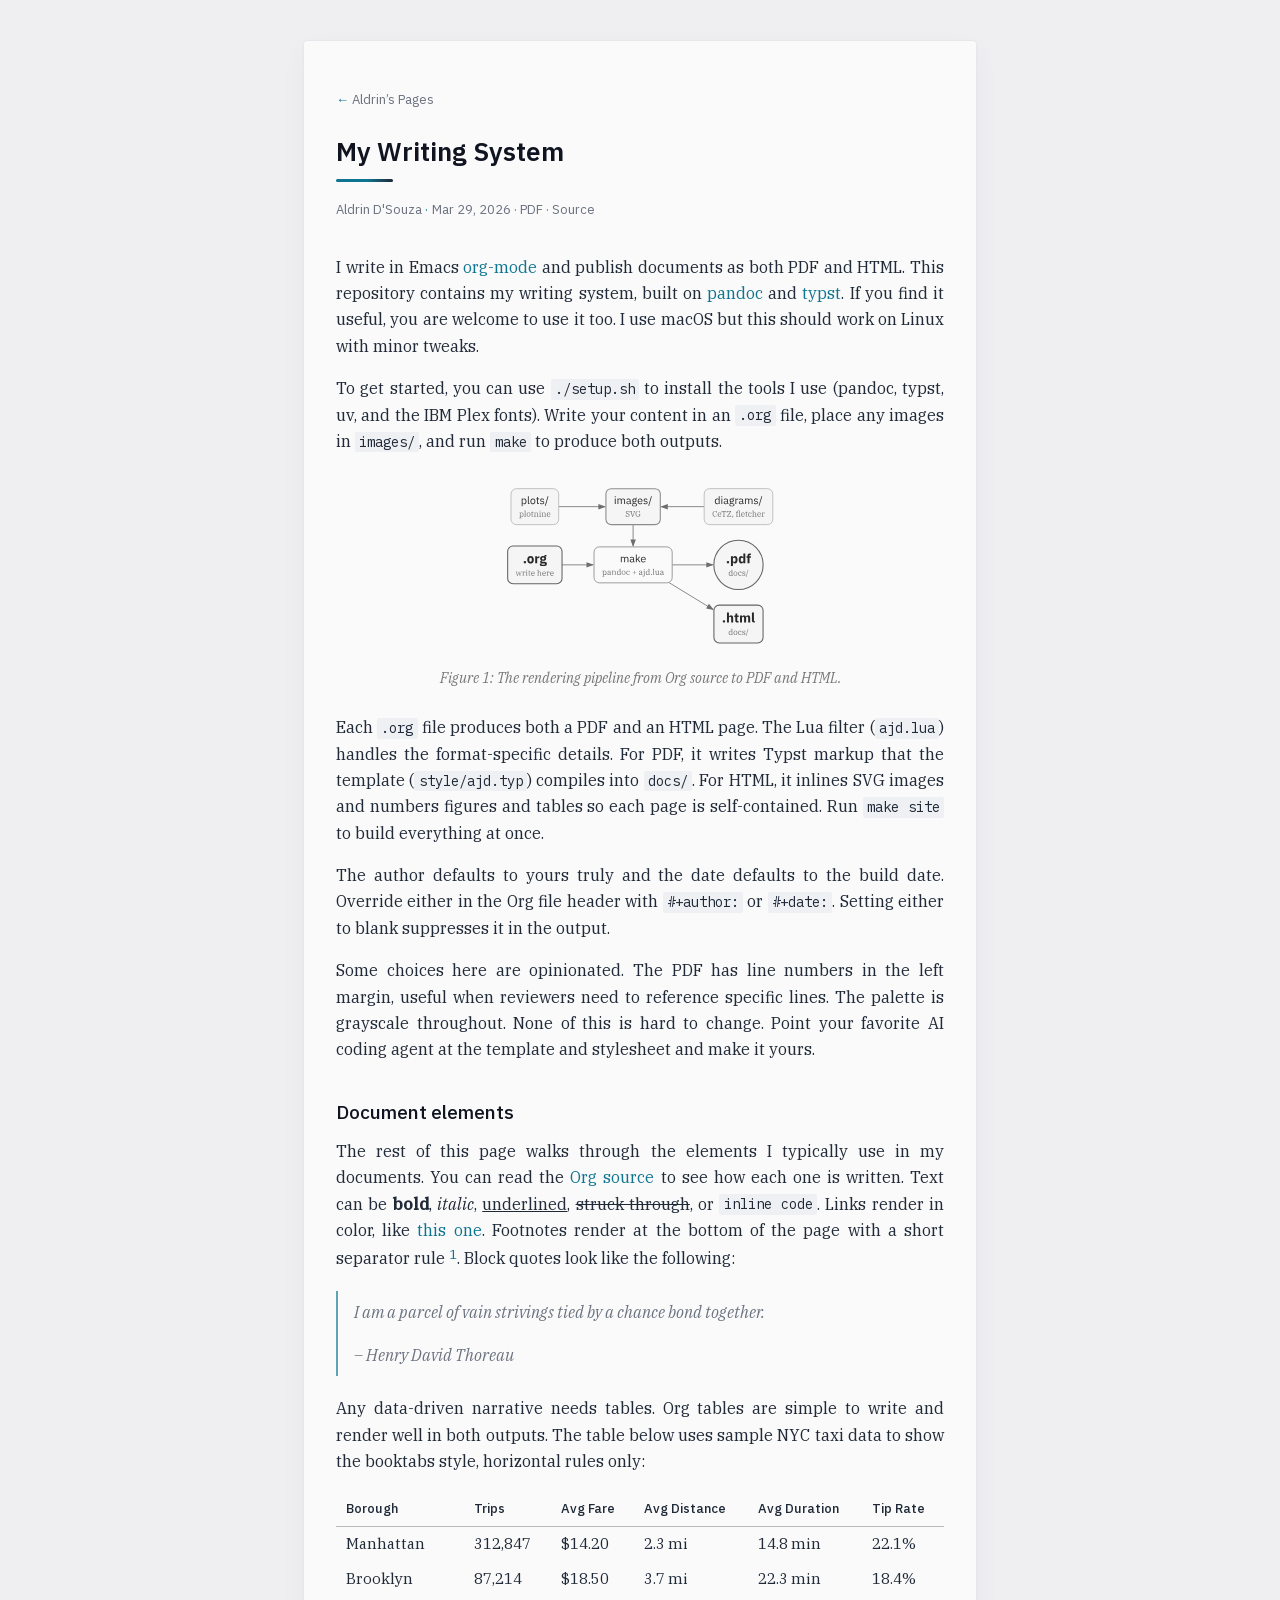
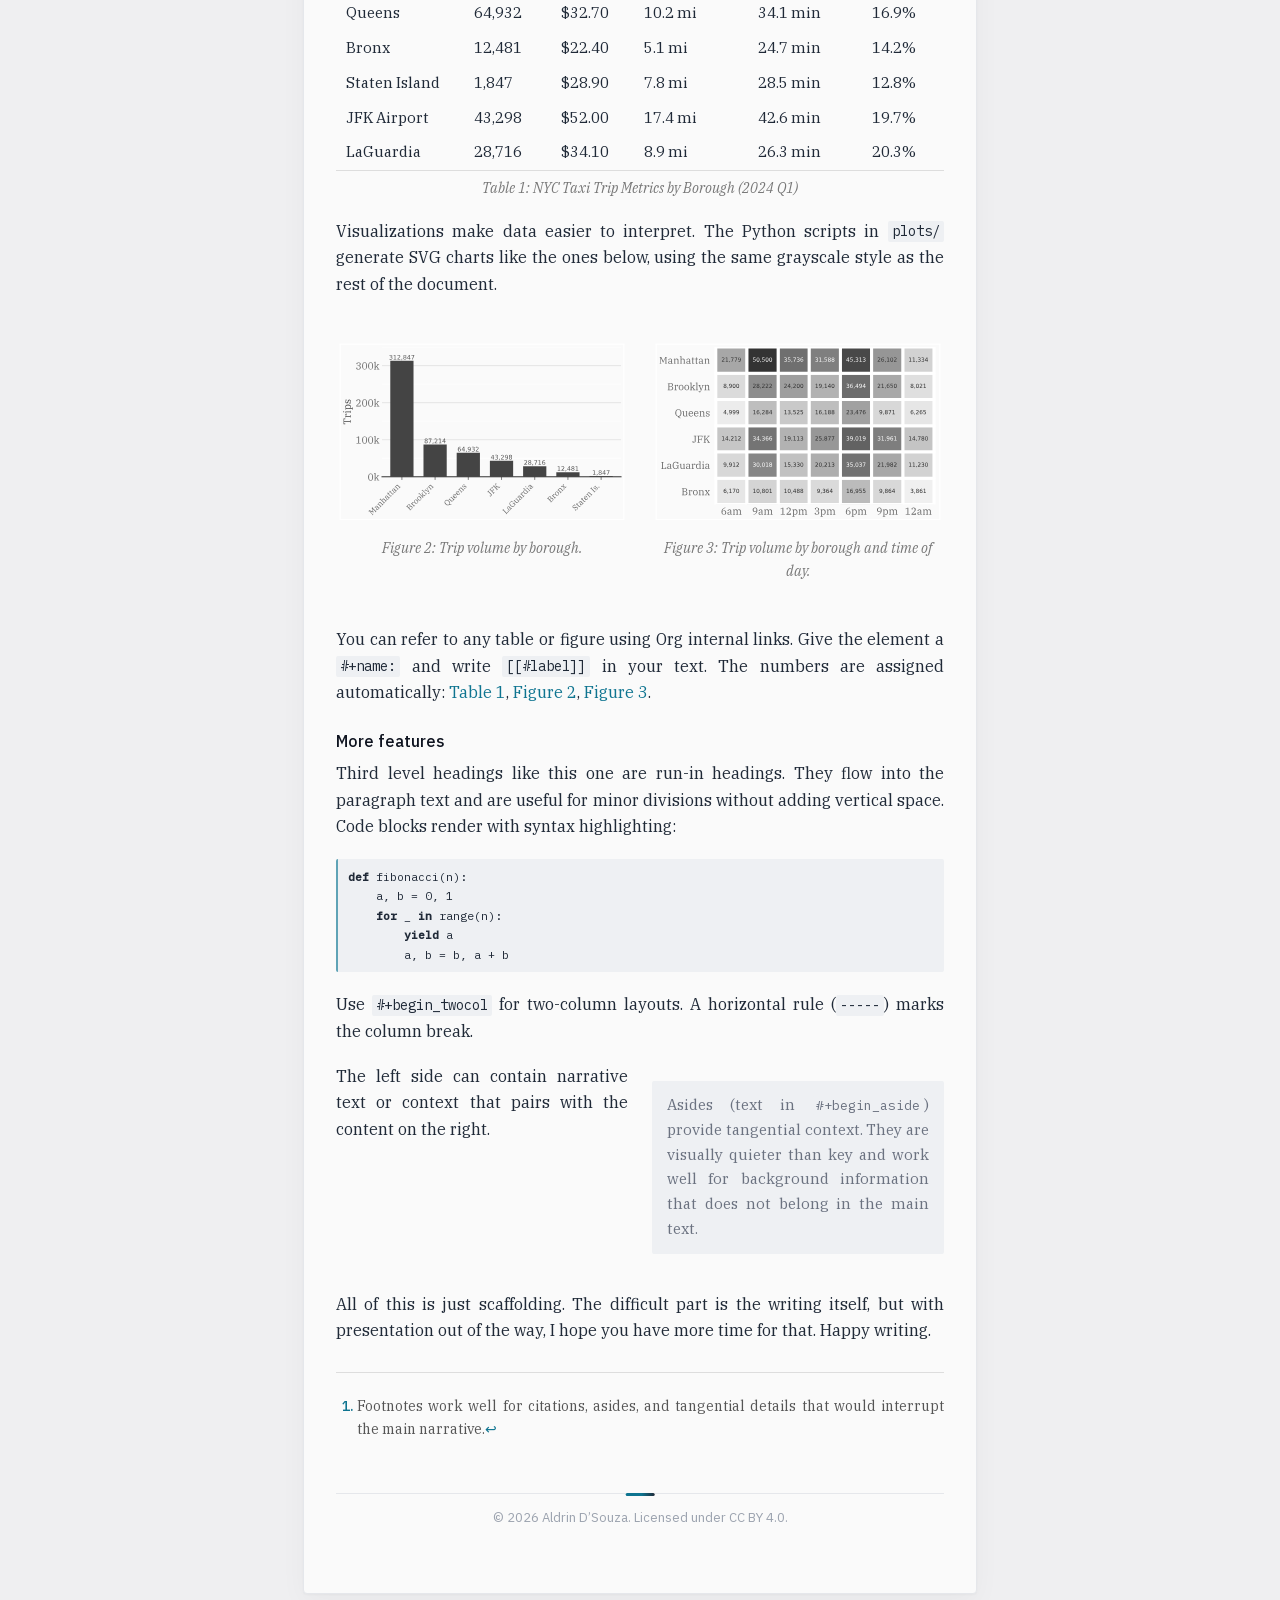
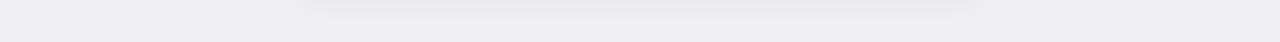
<file: docs/stationery.html>
<!DOCTYPE html>
<html xmlns="http://www.w3.org/1999/xhtml" lang="en" xml:lang="en">
<head>
  <meta charset="utf-8" />
  <meta name="generator" content="pandoc" />
  <meta name="viewport" content="width=device-width, initial-scale=1.0, user-scalable=yes" />
  <meta name="author" content="Aldrin D'Souza" />
  <meta name="description" content="A personal publishing pipeline using Emacs Org-mode, pandoc, Typst, and IBM Plex fonts to produce PDF and HTML documents." />
  <title>My Writing System</title>
  <style>
    /* Default styles provided by pandoc.
    ** See https://pandoc.org/MANUAL.html#variables-for-html for config info.
    */
    span.smallcaps{font-variant: small-caps;}
    div.columns{display: flex; gap: min(4vw, 1.5em);}
    div.column{flex: auto; overflow-x: auto;}
    div.hanging-indent{margin-left: 1.5em; text-indent: -1.5em;}
    /* The extra [class] is a hack that increases specificity enough to
       override a similar rule in reveal.js */
    ul.task-list[class]{list-style: none;}
    ul.task-list li input[type="checkbox"] {
      font-size: inherit;
      width: 0.8em;
      margin: 0 0.8em 0.2em -1.6em;
      vertical-align: middle;
    }
    .display.math{display: block; text-align: center; margin: 0.5rem auto;}
    /* CSS for syntax highlighting */
    html { -webkit-text-size-adjust: 100%; }
    pre > code.sourceCode { white-space: pre; position: relative; }
    pre > code.sourceCode > span { display: inline-block; line-height: 1.25; }
    pre > code.sourceCode > span:empty { height: 1.2em; }
    .sourceCode { overflow: visible; }
    code.sourceCode > span { color: inherit; text-decoration: inherit; }
    div.sourceCode { margin: 1em 0; }
    pre.sourceCode { margin: 0; }
    @media screen {
    div.sourceCode { overflow: auto; }
    }
    @media print {
    pre > code.sourceCode { white-space: pre-wrap; }
    pre > code.sourceCode > span { text-indent: -5em; padding-left: 5em; }
    }
    pre.numberSource code
      { counter-reset: source-line 0; }
    pre.numberSource code > span
      { position: relative; left: -4em; counter-increment: source-line; }
    pre.numberSource code > span > a:first-child::before
      { content: counter(source-line);
        position: relative; left: -1em; text-align: right; vertical-align: baseline;
        border: none; display: inline-block;
        -webkit-touch-callout: none; -webkit-user-select: none;
        -khtml-user-select: none; -moz-user-select: none;
        -ms-user-select: none; user-select: none;
        padding: 0 4px; width: 4em;
      }
    pre.numberSource { margin-left: 3em;  padding-left: 4px; }
    div.sourceCode
      {   }
    @media screen {
    pre > code.sourceCode > span > a:first-child::before { text-decoration: underline; }
    }
    code span.al { font-weight: bold; } /* Alert */
    code span.an { font-style: italic; } /* Annotation */
    code span.cf { font-weight: bold; } /* ControlFlow */
    code span.co { font-style: italic; } /* Comment */
    code span.cv { font-style: italic; } /* CommentVar */
    code span.do { font-style: italic; } /* Documentation */
    code span.dt { text-decoration: underline; } /* DataType */
    code span.er { font-weight: bold; } /* Error */
    code span.in { font-style: italic; } /* Information */
    code span.kw { font-weight: bold; } /* Keyword */
    code span.pp { font-weight: bold; } /* Preprocessor */
    code span.wa { font-style: italic; } /* Warning */
  </style>
  <link rel="stylesheet" href="document.css" />
  <meta property="og:type" content="article" />
  <meta property="og:url" content="https://aldrin.co/stationery.html" />
  <meta property="og:title" content="My Writing System" />
  <meta property="og:description" content="A personal publishing pipeline using Emacs Org-mode, pandoc, Typst, and IBM Plex fonts to produce PDF and HTML documents." />
</head>
<body>
<nav class="home"><a href="index.html">Aldrin’s Pages</a></nav>
<header id="title-block-header">
<h1 class="title">My Writing System</h1>
<p class="author">Aldrin D'Souza</p>
<p class="date">Mar 29, 2026 &middot; <a href="stationery.pdf">PDF</a> &middot; <a href="https://github.com/aldrin/pages/blob/main/stationery.org">Source</a></p>
</header>
<p>I write in Emacs <a href="https://orgmode.org">org-mode</a> and
publish documents as both PDF and HTML. This repository contains my
writing system, built on <a href="https://pandoc.org">pandoc</a> and <a
href="https://typst.app">typst</a>. If you find it useful, you are
welcome to use it too. I use macOS but this should work on Linux with
minor tweaks.</p>
<p>To get started, you can use <code class="verbatim">./setup.sh</code>
to install the tools I use (pandoc, typst, uv, and the IBM Plex fonts).
Write your content in an <code class="verbatim">.org</code> file, place
any images in <code class="verbatim">images/</code>, and run <code
class="verbatim">make</code> to produce both outputs.</p>
<figure id="fig-pipeline">
<svg class="typst-doc" viewBox="0 0 214.84000000000003 131.70799999999997" width="214.84000000000003pt" height="131.70799999999997pt" xmlns="http://www.w3.org/2000/svg" xmlns:xlink="http://www.w3.org/1999/xlink" xmlns:h5="http://www.w3.org/1999/xhtml">
    <g>
        <g class="typst-group" transform="matrix(1 0 0 1 8 8)">
            <g>
                <g class="typst-group">
                    <g>
                        <path class="typst-shape" fill="none" stroke="#6e6e6e" stroke-width="0.6" stroke-linecap="round" stroke-linejoin="miter" stroke-miterlimit="4" transform="matrix(1 0 0 1 38.26200000000001 13.486000000000011)" d="M 0 0h 34.54886 "/>
                        <path class="typst-shape" fill="#6e6e6e" fill-rule="nonzero" transform="matrix(1 0 0 1 68.04984341888206 11.43387881687735)" d="M 0 0m 0 4.1042423 l 5.6381564 -2.0521212 l -5.6381564 -2.0521212 "/>
                        <path class="typst-shape" fill="none" stroke="#6e6e6e" stroke-width="0.6" stroke-linecap="round" stroke-linejoin="miter" stroke-miterlimit="4" transform="matrix(1 0 0 1 115.34914122556074 13.485999999999999)" d="M 0 0m 32.04086 0 h -32.04086 "/>
                        <path class="typst-shape" fill="#6e6e6e" fill-rule="nonzero" transform="matrix(1 0 0 1 114.47199977952755 11.43387881687735)" d="M 0 0m 5.6381564 0 l -5.6381564 2.0521212 l 5.6381564 2.0521212 "/>
                        <path class="typst-shape" fill="none" stroke="#6e6e6e" stroke-width="0.6" stroke-linecap="round" stroke-linejoin="miter" stroke-miterlimit="4" transform="matrix(1 0 0 1 94.08 26.971999999999998)" d="M 0 0v 15.820859 "/>
                        <path class="typst-shape" fill="#6e6e6e" fill-rule="nonzero" transform="matrix(1 0 0 1 92.02787872238916 38.03184354486632)" d="M 0 0l 2.0521212 5.6381564 l 2.0521212 -5.6381564 "/>
                        <path class="typst-shape" fill="none" stroke="#6e6e6e" stroke-width="0.6" stroke-linecap="round" stroke-linejoin="miter" stroke-miterlimit="4" transform="matrix(1 0 0 1 40.769999999999996 57.156)" d="M 0 0h 23.122858 "/>
                        <path class="typst-shape" fill="#6e6e6e" fill-rule="nonzero" transform="matrix(1 0 0 1 59.13184319840964 55.1038789428616)" d="M 0 0m 0 4.1042423 l 5.6381564 -2.0521212 l -5.6381564 -2.0521212 "/>
                        <path class="typst-shape" fill="none" stroke="#6e6e6e" stroke-width="0.6" stroke-linecap="round" stroke-linejoin="miter" stroke-miterlimit="4" transform="matrix(1 0 0 1 123.38999990551183 57.155999999999985)" d="M 0 0h 30.357979 "/>
                        <path class="typst-shape" fill="#6e6e6e" fill-rule="nonzero" transform="matrix(1 0 0 1 148.98696417478757 55.1038789428616)" d="M 0 0m 0 4.1042423 l 5.6381564 -2.0521212 l -5.6381564 -2.0521212 "/>
                        <path class="typst-shape" fill="none" stroke="#6e6e6e" stroke-width="0.6" stroke-linecap="round" stroke-linejoin="miter" stroke-miterlimit="4" transform="matrix(1 0 0 1 120.85414603321804 70.35302325750277)" d="M 0 0l 33.10553 20.245008 "/>
                        <path class="typst-shape" fill="#6e6e6e" fill-rule="nonzero" transform="matrix(1 0 0 1 148.82733332311906 86.3634512050008)" d="M 0 0m 0 3.501423 l 5.880652 1.1907701 l -3.7394283 -4.692193 "/>
                        <path class="typst-shape" fill="#f5f5f5" fill-rule="nonzero" stroke="#b4b4b4" stroke-width="0.6" stroke-linecap="butt" stroke-linejoin="miter" stroke-miterlimit="4" transform="matrix(1 0 0 1 2.507999999999996 0)" d="M 0 0m 4 0 c -2.2071362 0 -4 1.792864 -4 4 v 18.972 c 0 2.2071362 1.792864 4 4 4 h 27.754 c 2.2071362 0 4.000002 -1.7928638 4.000002 -4 v -18.972 c 0 -2.2071362 -1.7928658 -4 -4.000002 -4 h -27.754 Z "/>
                        <path class="typst-shape" fill="none" transform="matrix(1 0 0 1 8.507999999949996 5.999999999999994)" d="M 0 0h 23.754 v 14.972 h -23.754 v -14.972 Z "/>
                        <g class="typst-group">
                            <g>
                                <g class="typst-group" transform="matrix(1 0 0 1 8.50799990551181 5.999999984251967)">
                                    <g>
                                        <g class="typst-group">
                                            <g>
                                                <g class="typst-text" transform="matrix(1 0 0 -1 1.3450000000500029 5.584)">
                                                    <use xlink:href="#g1AAFC7B0AEC796C556A15D8994E9E330" x="0" y="0" fill="#282828" fill-rule="nonzero"/>
                                                    <use xlink:href="#gFB1FCD6C14C136FE6018F1CB5F552D14" x="4.64" y="0" fill="#282828" fill-rule="nonzero"/>
                                                    <use xlink:href="#g9D059DF54D2F50205959BA399EB6D7B1" x="6.816" y="0" fill="#282828" fill-rule="nonzero"/>
                                                    <use xlink:href="#g2AF426E3CB581E32C331E2924222E827" x="11.296" y="0" fill="#282828" fill-rule="nonzero"/>
                                                    <use xlink:href="#g4DBF130A0CED264FE2C1013C5BACBBC8" x="14.104" y="0" fill="#282828" fill-rule="nonzero"/>
                                                    <use xlink:href="#g6FF80F1845B888946611FCD7519AE0D" x="18" y="0" fill="#282828" fill-rule="nonzero"/>
                                                </g>
                                                <g class="typst-text" transform="matrix(1 0 0 -1 0.00000000005000072447069752 14.972)">
                                                    <use xlink:href="#gAE9DE10159463DA9B5370847FF30E85" x="0" y="0" fill="#6e6e6e" fill-rule="nonzero"/>
                                                    <use xlink:href="#g9A88CDD1ED48AF4304482F987FEC1342" x="3.678" y="0" fill="#6e6e6e" fill-rule="nonzero"/>
                                                    <use xlink:href="#g4A546F1B624F6BA0C6EA71B4D346F962" x="5.478" y="0" fill="#6e6e6e" fill-rule="nonzero"/>
                                                    <use xlink:href="#gCDCA45EE3F44A0B9046A4A969DEF3884" x="8.862" y="0" fill="#6e6e6e" fill-rule="nonzero"/>
                                                    <use xlink:href="#g342D94348CCA75FF2E4ED982D0C69A30" x="10.98" y="0" fill="#6e6e6e" fill-rule="nonzero"/>
                                                    <use xlink:href="#g9EEC23C1302C55EF909F2D5F8AE5384" x="14.814" y="0" fill="#6e6e6e" fill-rule="nonzero"/>
                                                    <use xlink:href="#g342D94348CCA75FF2E4ED982D0C69A30" x="16.704" y="0" fill="#6e6e6e" fill-rule="nonzero"/>
                                                    <use xlink:href="#g4E1CFBB0015D7B9ECE033C1518040522" x="20.538" y="0" fill="#6e6e6e" fill-rule="nonzero"/>
                                                </g>
                                            </g>
                                        </g>
                                    </g>
                                </g>
                            </g>
                        </g>
                        <path class="typst-shape" fill="#f5f5f5" fill-rule="nonzero" stroke="#8c8c8c" stroke-width="0.8" stroke-linecap="butt" stroke-linejoin="miter" stroke-miterlimit="4" transform="matrix(1 0 0 1 73.68799990551182 0)" d="M 0 0m 4 0 c -2.2071362 0 -4 1.792864 -4 4 v 18.972 c 0 2.2071362 1.792864 4 4 4 h 32.784 c 2.2071342 0 4 -1.7928638 4 -4 v -18.972 c 0 -2.2071362 -1.7928658 -4 -4 -4 h -32.784 Z "/>
                        <path class="typst-shape" fill="none" transform="matrix(1 0 0 1 79.68799999995 5.999999999999994)" d="M 0 0h 28.784 v 14.972 h -28.784 v -14.972 Z "/>
                        <g class="typst-group">
                            <g>
                                <g class="typst-group" transform="matrix(1 0 0 1 79.68799993700787 5.999999984251967)">
                                    <g>
                                        <g class="typst-group">
                                            <g>
                                                <g class="typst-text" transform="matrix(1 0 0 -1 0.00000000004999893412679639 5.584)">
                                                    <use xlink:href="#gC9C864E91DB4208DE4DFAECD0BAFEB5B" x="0" y="0" fill="#282828" fill-rule="nonzero"/>
                                                    <use xlink:href="#gE2FC4A1154F6E719717D05979F065BC9" x="2" y="0" fill="#282828" fill-rule="nonzero"/>
                                                    <use xlink:href="#g2B06ABBBD655974A95C21762E817752B" x="8.984" y="0" fill="#282828" fill-rule="nonzero"/>
                                                    <use xlink:href="#g9C3682FEBAE256A53419ED0EB1C24B7C" x="13.256" y="0" fill="#282828" fill-rule="nonzero"/>
                                                    <use xlink:href="#gF971165F80302051E92654D0E14D5682" x="17.432000000000002" y="0" fill="#282828" fill-rule="nonzero"/>
                                                    <use xlink:href="#g4DBF130A0CED264FE2C1013C5BACBBC8" x="21.824" y="0" fill="#282828" fill-rule="nonzero"/>
                                                    <use xlink:href="#g6FF80F1845B888946611FCD7519AE0D" x="25.720000000000002" y="0" fill="#282828" fill-rule="nonzero"/>
                                                </g>
                                                <g class="typst-text" transform="matrix(1 0 0 -1 8.55400000005 14.972)">
                                                    <use xlink:href="#gA95FA31966409E04889163915980CC40" x="0" y="0" fill="#6e6e6e" fill-rule="nonzero"/>
                                                    <use xlink:href="#gFF84B13DEEE8A29B2C3ABF7E46502D2E" x="3.4979999999999998" y="0" fill="#6e6e6e" fill-rule="nonzero"/>
                                                    <use xlink:href="#g5A2F929D6B0B5CED3DC73AEBB1F53A55" x="7.35" y="0" fill="#6e6e6e" fill-rule="nonzero"/>
                                                </g>
                                            </g>
                                        </g>
                                    </g>
                                </g>
                            </g>
                        </g>
                        <path class="typst-shape" fill="#f5f5f5" fill-rule="nonzero" stroke="#b4b4b4" stroke-width="0.6" stroke-linecap="butt" stroke-linejoin="miter" stroke-miterlimit="4" transform="matrix(1 0 0 1 147.39 0)" d="M 0 0m 4 0 c -2.2071362 0 -4 1.792864 -4 4 v 18.972 c 0 2.2071362 1.792864 4 4 4 h 43.45 c 2.2071342 0 4 -1.7928638 4 -4 v -18.972 c 0 -2.2071362 -1.7928658 -4 -4 -4 h -43.45 Z "/>
                        <path class="typst-shape" fill="none" transform="matrix(1 0 0 1 153.38999999994996 5.999999999999994)" d="M 0 0h 39.45 v 14.972 h -39.45 v -14.972 Z "/>
                        <g class="typst-group">
                            <g>
                                <g class="typst-group" transform="matrix(1 0 0 1 153.3899999055118 5.999999984251967)">
                                    <g>
                                        <g class="typst-group">
                                            <g>
                                                <g class="typst-text" transform="matrix(1 0 0 -1 1.5970000000500004 5.584)">
                                                    <use xlink:href="#g59C837C225ED1BA10F2B7B8A0F933097" x="0" y="0" fill="#282828" fill-rule="nonzero"/>
                                                    <use xlink:href="#gC9C864E91DB4208DE4DFAECD0BAFEB5B" x="4.64" y="0" fill="#282828" fill-rule="nonzero"/>
                                                    <use xlink:href="#g2B06ABBBD655974A95C21762E817752B" x="6.64" y="0" fill="#282828" fill-rule="nonzero"/>
                                                    <use xlink:href="#g9C3682FEBAE256A53419ED0EB1C24B7C" x="10.911999999999999" y="0" fill="#282828" fill-rule="nonzero"/>
                                                    <use xlink:href="#g2B2FC40D3F828C6A2843008AFC070CC9" x="15.136" y="0" fill="#282828" fill-rule="nonzero"/>
                                                    <use xlink:href="#g2B06ABBBD655974A95C21762E817752B" x="18.04" y="0" fill="#282828" fill-rule="nonzero"/>
                                                    <use xlink:href="#gE2FC4A1154F6E719717D05979F065BC9" x="22.311999999999998" y="0" fill="#282828" fill-rule="nonzero"/>
                                                    <use xlink:href="#g4DBF130A0CED264FE2C1013C5BACBBC8" x="29.296" y="0" fill="#282828" fill-rule="nonzero"/>
                                                    <use xlink:href="#g6FF80F1845B888946611FCD7519AE0D" x="33.192" y="0" fill="#282828" fill-rule="nonzero"/>
                                                </g>
                                                <g class="typst-text" transform="matrix(1 0 0 -1 0.00000000005000072447069752 14.972)">
                                                    <use xlink:href="#g1501D6E3021015851A543600DF408CFA" x="0" y="0" fill="#6e6e6e" fill-rule="nonzero"/>
                                                    <use xlink:href="#g4E1CFBB0015D7B9ECE033C1518040522" x="3.834" y="0" fill="#6e6e6e" fill-rule="nonzero"/>
                                                    <use xlink:href="#gDB9F8DDE388D53CFC45F4ECC912856CA" x="6.87" y="0" fill="#6e6e6e" fill-rule="nonzero"/>
                                                    <use xlink:href="#g350BEF3DBA61012E553C8FD1791622B" x="10.782" y="0" fill="#6e6e6e" fill-rule="nonzero"/>
                                                    <use xlink:href="#g10DFAD46DF31831160EDC65EC0293B65" x="14.604" y="0" fill="#6e6e6e" fill-rule="nonzero"/>
                                                    <use xlink:href="#g85EBFC907F1FA41749D2D595EF059266" x="17.604" y="0" fill="#6e6e6e" fill-rule="nonzero"/>
                                                    <use xlink:href="#g4E1CFBB0015D7B9ECE033C1518040522" x="21.402" y="0" fill="#6e6e6e" fill-rule="nonzero"/>
                                                    <use xlink:href="#gCDCA45EE3F44A0B9046A4A969DEF3884" x="24.618000000000002" y="0" fill="#6e6e6e" fill-rule="nonzero"/>
                                                    <use xlink:href="#gF65C2EDC8139EE3CCE0B2394D79C097" x="26.736" y="0" fill="#6e6e6e" fill-rule="nonzero"/>
                                                    <use xlink:href="#g12388EEB56BF476958F08966F100D65D" x="29.832" y="0" fill="#6e6e6e" fill-rule="nonzero"/>
                                                    <use xlink:href="#g4E1CFBB0015D7B9ECE033C1518040522" x="33.576" y="0" fill="#6e6e6e" fill-rule="nonzero"/>
                                                    <use xlink:href="#g35D2BB68764E1BB482F7C88A7E0F2B8B" x="36.792" y="0" fill="#6e6e6e" fill-rule="nonzero"/>
                                                </g>
                                            </g>
                                        </g>
                                    </g>
                                </g>
                            </g>
                        </g>
                        <path class="typst-shape" fill="#f5f5f5" fill-rule="nonzero" stroke="#646464" stroke-width="0.8" stroke-linecap="butt" stroke-linejoin="miter" stroke-miterlimit="4" transform="matrix(1 0 0 1 0 42.97200012598425)" d="M 0 0m 4 0 c -2.2071362 0 -4 1.792864 -4 4 v 20.368 c 0 2.2071362 1.792864 4 4 4 h 32.77 c 2.2071342 0 4 -1.7928638 4 -4 v -20.368 c 0 -2.2071362 -1.7928658 -4 -4 -4 h -32.77 Z "/>
                        <path class="typst-shape" fill="none" transform="matrix(1 0 0 1 5.999999999949999 48.971999999999994)" d="M 0 0h 28.77 v 16.368 h -28.77 v -16.368 Z "/>
                        <g class="typst-group">
                            <g>
                                <g class="typst-group" transform="matrix(1 0 0 1 5.999999952755906 48.9719999527559)">
                                    <g>
                                        <g class="typst-group">
                                            <g>
                                                <g class="typst-text" transform="matrix(1 0 0 -1 5.380000000050001 6.9799999999999995)">
                                                    <use xlink:href="#gC31F50A765E3491E0E690481AE330025" x="0" y="0" fill="#282828" fill-rule="nonzero"/>
                                                    <use xlink:href="#g7511481C325D1D4B52C7550452CAB2A4" x="2.9499999999999997" y="0" fill="#282828" fill-rule="nonzero"/>
                                                    <use xlink:href="#g56171F8D6251314F3EB65328D311BC3A" x="8.59" y="0" fill="#282828" fill-rule="nonzero"/>
                                                    <use xlink:href="#g77B08E35A87DEAB5760F7AA31F25CE3B" x="12.49" y="0" fill="#282828" fill-rule="nonzero"/>
                                                </g>
                                                <g class="typst-text" transform="matrix(1 0 0 -1 0.00000000005000072447069752 16.368)">
                                                    <use xlink:href="#gB2B81ED2AB8007EDB40F89C95D064C4B" x="0" y="0" fill="#6e6e6e" fill-rule="nonzero"/>
                                                    <use xlink:href="#g35D2BB68764E1BB482F7C88A7E0F2B8B" x="4.662000000000001" y="0" fill="#6e6e6e" fill-rule="nonzero"/>
                                                    <use xlink:href="#g9EEC23C1302C55EF909F2D5F8AE5384" x="7.320000000000001" y="0" fill="#6e6e6e" fill-rule="nonzero"/>
                                                    <use xlink:href="#gCDCA45EE3F44A0B9046A4A969DEF3884" x="9.21" y="0" fill="#6e6e6e" fill-rule="nonzero"/>
                                                    <use xlink:href="#g4E1CFBB0015D7B9ECE033C1518040522" x="11.328000000000001" y="0" fill="#6e6e6e" fill-rule="nonzero"/>
                                                    <use xlink:href="#g12388EEB56BF476958F08966F100D65D" x="15.936" y="0" fill="#6e6e6e" fill-rule="nonzero"/>
                                                    <use xlink:href="#g4E1CFBB0015D7B9ECE033C1518040522" x="19.68" y="0" fill="#6e6e6e" fill-rule="nonzero"/>
                                                    <use xlink:href="#g35D2BB68764E1BB482F7C88A7E0F2B8B" x="22.896" y="0" fill="#6e6e6e" fill-rule="nonzero"/>
                                                    <use xlink:href="#g4E1CFBB0015D7B9ECE033C1518040522" x="25.554000000000002" y="0" fill="#6e6e6e" fill-rule="nonzero"/>
                                                </g>
                                            </g>
                                        </g>
                                    </g>
                                </g>
                            </g>
                        </g>
                        <path class="typst-shape" fill="#fafafa" fill-rule="nonzero" stroke="#969696" stroke-width="0.7" stroke-linecap="butt" stroke-linejoin="miter" stroke-miterlimit="4" transform="matrix(1 0 0 1 64.7699999055118 43.67000012598425)" d="M 0 0m 4 0 c -2.2071362 0 -4 1.792864 -4 4 v 18.972 c 0 2.2071362 1.792864 4 4 4 h 50.62 c 2.207138 0 4 -1.7928638 4 -4 v -18.972 c 0 -2.2071362 -1.7928619 -4 -4 -4 h -50.62 Z "/>
                        <path class="typst-shape" fill="none" transform="matrix(1 0 0 1 70.76999999994999 49.669999999999995)" d="M 0 0h 46.62 v 14.972 h -46.62 v -14.972 Z "/>
                        <g class="typst-group">
                            <g>
                                <g class="typst-group" transform="matrix(1 0 0 1 70.76999985826772 49.669999984251966)">
                                    <g>
                                        <g class="typst-group">
                                            <g>
                                                <g class="typst-text" transform="matrix(1 0 0 -1 13.446000000050002 5.584)">
                                                    <use xlink:href="#gE2FC4A1154F6E719717D05979F065BC9" x="0" y="0" fill="#282828" fill-rule="nonzero"/>
                                                    <use xlink:href="#g2B06ABBBD655974A95C21762E817752B" x="6.984" y="0" fill="#282828" fill-rule="nonzero"/>
                                                    <use xlink:href="#gDD4E7E25E505377A935D7AEE851F4D4E" x="11.256" y="0" fill="#282828" fill-rule="nonzero"/>
                                                    <use xlink:href="#gF971165F80302051E92654D0E14D5682" x="15.336" y="0" fill="#282828" fill-rule="nonzero"/>
                                                </g>
                                                <g class="typst-text" transform="matrix(1 0 0 -1 0.00000000005000072447069752 14.972)">
                                                    <use xlink:href="#gAE9DE10159463DA9B5370847FF30E85" x="0" y="0" fill="#6e6e6e" fill-rule="nonzero"/>
                                                    <use xlink:href="#g4B194A0F96899F2E22CCB401887E6E34" x="3.738" y="0" fill="#6e6e6e" fill-rule="nonzero"/>
                                                    <use xlink:href="#g342D94348CCA75FF2E4ED982D0C69A30" x="7.014" y="0" fill="#6e6e6e" fill-rule="nonzero"/>
                                                    <use xlink:href="#gFA2B92BDB0D9E07C9AEF23EB35649741" x="10.848" y="0" fill="#6e6e6e" fill-rule="nonzero"/>
                                                    <use xlink:href="#g4A546F1B624F6BA0C6EA71B4D346F962" x="14.496" y="0" fill="#6e6e6e" fill-rule="nonzero"/>
                                                    <use xlink:href="#gF65C2EDC8139EE3CCE0B2394D79C097" x="17.94" y="0" fill="#6e6e6e" fill-rule="nonzero"/>
                                                    <use xlink:href="#gF26655CE203A6285C1A9F431B6C96821" x="22.428" y="0" fill="#6e6e6e" fill-rule="nonzero"/>
                                                    <use xlink:href="#g4B194A0F96899F2E22CCB401887E6E34" x="27.42" y="0" fill="#6e6e6e" fill-rule="nonzero"/>
                                                    <use xlink:href="#g9F38B44EA8115778863BD15D0ACFE04E" x="30.696" y="0" fill="#6e6e6e" fill-rule="nonzero"/>
                                                    <use xlink:href="#gFA2B92BDB0D9E07C9AEF23EB35649741" x="32.514" y="0" fill="#6e6e6e" fill-rule="nonzero"/>
                                                    <use xlink:href="#g11508DE41292D7EF7C6D7A03B2AF55F8" x="36.222" y="0" fill="#6e6e6e" fill-rule="nonzero"/>
                                                    <use xlink:href="#g9A88CDD1ED48AF4304482F987FEC1342" x="37.83" y="0" fill="#6e6e6e" fill-rule="nonzero"/>
                                                    <use xlink:href="#g91443BE0ECF8DA32DAE0AFFA3EF38F0B" x="39.629999999999995" y="0" fill="#6e6e6e" fill-rule="nonzero"/>
                                                    <use xlink:href="#g4B194A0F96899F2E22CCB401887E6E34" x="43.343999999999994" y="0" fill="#6e6e6e" fill-rule="nonzero"/>
                                                </g>
                                            </g>
                                        </g>
                                    </g>
                                </g>
                            </g>
                        </g>
                        <path class="typst-shape" fill="#f5f5f5" fill-rule="nonzero" stroke="#646464" stroke-width="0.8" stroke-linecap="butt" stroke-linejoin="miter" stroke-miterlimit="4" transform="matrix(1 0 0 1 154.62512085727008 38.66612098325433)" d="M 0 0m 18.48988 0 c -10.20242 0 -18.48988 8.287459 -18.48988 18.48988 c 0 10.202419 8.287459 18.48988 18.48988 18.48988 c 10.202419 0 18.48988 -8.28746 18.48988 -18.48988 c 0 -10.20242 -8.28746 -18.48988 -18.48988 -18.48988 Z "/>
                        <path class="typst-shape" fill="none" transform="matrix(1 0 0 1 163.67999999994996 48.971999999999994)" d="M 0 0h 18.87 v 16.368 h -18.87 v -16.368 Z "/>
                        <g class="typst-group">
                            <g>
                                <g class="typst-group" transform="matrix(1 0 0 1 163.6799999527559 48.9719999527559)">
                                    <g>
                                        <g class="typst-group">
                                            <g>
                                                <g class="typst-text" transform="matrix(1 0 0 -1 0.00000000005000072447069752 6.9799999999999995)">
                                                    <use xlink:href="#gC31F50A765E3491E0E690481AE330025" x="0" y="0" fill="#282828" fill-rule="nonzero"/>
                                                    <use xlink:href="#g68EAB366BFE6E24EB8AFB38AE8051660" x="3.1" y="0" fill="#282828" fill-rule="nonzero"/>
                                                    <use xlink:href="#g7C45D84D0706A4A9115EEC8496DB39FB" x="9.18" y="0" fill="#282828" fill-rule="nonzero"/>
                                                    <use xlink:href="#gFC2FAB3719CBA579D4486CAC54BC5A3F" x="15.26" y="0" fill="#282828" fill-rule="nonzero"/>
                                                </g>
                                                <g class="typst-text" transform="matrix(1 0 0 -1 1.8090000000499993 16.368)">
                                                    <use xlink:href="#gFA2B92BDB0D9E07C9AEF23EB35649741" x="0" y="0" fill="#6e6e6e" fill-rule="nonzero"/>
                                                    <use xlink:href="#g4A546F1B624F6BA0C6EA71B4D346F962" x="3.648" y="0" fill="#6e6e6e" fill-rule="nonzero"/>
                                                    <use xlink:href="#gF65C2EDC8139EE3CCE0B2394D79C097" x="7.0920000000000005" y="0" fill="#6e6e6e" fill-rule="nonzero"/>
                                                    <use xlink:href="#g750FCD9A872B52677D7D592F2675FF7D" x="10.188" y="0" fill="#6e6e6e" fill-rule="nonzero"/>
                                                    <use xlink:href="#g508C6149882EF165DF8458BEA0008F51" x="13.056000000000001" y="0" fill="#6e6e6e" fill-rule="nonzero"/>
                                                </g>
                                            </g>
                                        </g>
                                    </g>
                                </g>
                            </g>
                        </g>
                        <path class="typst-shape" fill="#f5f5f5" fill-rule="nonzero" stroke="#646464" stroke-width="0.8" stroke-linecap="butt" stroke-linejoin="miter" stroke-miterlimit="4" transform="matrix(1 0 0 1 154.685 87.33999999999999)" d="M 0 0m 4 0 c -2.2071362 0 -4 1.792864 -4 4 v 20.368 c 0 2.2071362 1.792864 4 4 4 h 28.86 c 2.2071342 0 4 -1.7928638 4 -4 v -20.368 c 0 -2.2071362 -1.7928658 -4 -4 -4 h -28.86 Z "/>
                        <path class="typst-shape" fill="none" transform="matrix(1 0 0 1 160.68499999994998 93.34)" d="M 0 0h 24.86 v 16.368 h -24.86 v -16.368 Z "/>
                        <g class="typst-group">
                            <g>
                                <g class="typst-group" transform="matrix(1 0 0 1 160.68499993700786 93.3399999527559)">
                                    <g>
                                        <g class="typst-group">
                                            <g>
                                                <g class="typst-text" transform="matrix(1 0 0 -1 0.00000000004999893412679639 6.9799999999999995)">
                                                    <use xlink:href="#gC31F50A765E3491E0E690481AE330025" x="0" y="0" fill="#282828" fill-rule="nonzero"/>
                                                    <use xlink:href="#g56418B9CF1832A85B42B7576313BD33D" x="3.1" y="0" fill="#282828" fill-rule="nonzero"/>
                                                    <use xlink:href="#g6C5B3180E855C10483DF038E6C658E52" x="9.06" y="0" fill="#282828" fill-rule="nonzero"/>
                                                    <use xlink:href="#g4256F8F17CEFF36D1DBC99E8B022A3E1" x="12.89" y="0" fill="#282828" fill-rule="nonzero"/>
                                                    <use xlink:href="#gE26D657C49E81F165C574D517A380B53" x="21.830000000000002" y="0" fill="#282828" fill-rule="nonzero"/>
                                                </g>
                                                <g class="typst-text" transform="matrix(1 0 0 -1 4.804000000049998 16.368)">
                                                    <use xlink:href="#gFA2B92BDB0D9E07C9AEF23EB35649741" x="0" y="0" fill="#6e6e6e" fill-rule="nonzero"/>
                                                    <use xlink:href="#g4A546F1B624F6BA0C6EA71B4D346F962" x="3.648" y="0" fill="#6e6e6e" fill-rule="nonzero"/>
                                                    <use xlink:href="#gF65C2EDC8139EE3CCE0B2394D79C097" x="7.0920000000000005" y="0" fill="#6e6e6e" fill-rule="nonzero"/>
                                                    <use xlink:href="#g750FCD9A872B52677D7D592F2675FF7D" x="10.188" y="0" fill="#6e6e6e" fill-rule="nonzero"/>
                                                    <use xlink:href="#g508C6149882EF165DF8458BEA0008F51" x="13.056000000000001" y="0" fill="#6e6e6e" fill-rule="nonzero"/>
                                                </g>
                                            </g>
                                        </g>
                                    </g>
                                </g>
                            </g>
                        </g>
                    </g>
                </g>
            </g>
        </g>
    </g>
    <defs id="glyph">
        <symbol id="g1AAFC7B0AEC796C556A15D8994E9E330" overflow="visible">
            <path d="M 0 0m 0.68 4.1280003 h 0.64000005 v -0.67200017 h 0.032000065 q 0.15999997 0.3920002 0.46799994 0.58000016 q 0.30799997 0.18799973 0.7400001 0.18799973 q 0.38400006 0 0.69599986 -0.15199995 q 0.31200004 -0.15199995 0.53200006 -0.43199992 q 0.22000027 -0.27999997 0.33599997 -0.68000007 q 0.116000175 -0.39999986 0.116000175 -0.8959999 q 0 -0.49600005 -0.116000175 -0.896 q -0.1159997 -0.4000001 -0.33599997 -0.68000007 q -0.22000003 -0.28000003 -0.53200006 -0.43200004 q -0.3119998 -0.15200001 -0.69599986 -0.15200001 q -0.84000015 0 -1.2080001 0.76800007 h -0.032000065 v -2.272 h -0.64000005 v 5.728 Z m 1.704 -3.6480002 q 0.54400015 0 0.8560002 0.34000003 q 0.31200004 0.34000003 0.31200004 0.8920001 v 0.704 q 0 0.55200005 -0.31200004 0.89199996 q -0.31200004 0.34000015 -0.8560002 0.34000015 q -0.21599984 0 -0.41199994 -0.06000018 q -0.19599998 -0.059999943 -0.34000003 -0.1639998 q -0.14400005 -0.10400009 -0.22800004 -0.2520001 q -0.08399999 -0.148 -0.08399999 -0.31599998 v -1.5360001 q 0 -0.20000005 0.08399999 -0.356 q 0.08399999 -0.15600002 0.22800004 -0.264 q 0.14400005 -0.10800004 0.34000003 -0.16400003 q 0.1960001 -0.055999994 0.41199994 -0.055999994 Z "/>
        </symbol>
        <symbol id="gFB1FCD6C14C136FE6018F1CB5F552D14" overflow="visible">
            <path d="M 0 0m 1.36 0 q -0.33599997 0 -0.50799996 0.18800001 q -0.17200005 0.18800001 -0.17200005 0.476 v 5.256 h 0.64000005 v -5.36 h 0.60800004 v -0.56 h -0.5680001 Z "/>
        </symbol>
        <symbol id="g9D059DF54D2F50205959BA399EB6D7B1" overflow="visible">
            <path d="M 0 0m 2.24 -0.096 q -0.4159999 0 -0.76 0.15200001 q -0.34399998 0.15200001 -0.588 0.43600002 q -0.24400002 0.284 -0.38 0.68000007 q -0.136 0.39600003 -0.136 0.8920001 q 0 0.48799992 0.136 0.888 q 0.13599998 0.4000001 0.38 0.684 q 0.24400002 0.28399992 0.588 0.43599987 q 0.3440001 0.15199995 0.76 0.15199995 q 0.41600013 0 0.75600004 -0.15199995 q 0.34000015 -0.15199995 0.58800006 -0.43599987 q 0.24800014 -0.28399992 0.38400006 -0.684 q 0.13599992 -0.4000001 0.13599992 -0.888 q 0 -0.49600005 -0.13599992 -0.8920001 q -0.13599992 -0.39600003 -0.38400006 -0.68000007 q -0.2479999 -0.284 -0.58800006 -0.43600002 q -0.3399999 -0.15200001 -0.75600004 -0.15200001 Z m 0 0.568 q 0.5200002 0 0.84800005 0.32000002 q 0.32800007 0.32000005 0.32800007 0.9760001 v 0.592 q 0 0.6559999 -0.32800007 0.9760001 q -0.32799983 0.31999993 -0.84800005 0.31999993 q -0.52 0 -0.84799993 -0.31999993 q -0.32800007 -0.32000017 -0.32800007 -0.9760001 v -0.592 q 0 -0.656 0.32800007 -0.9760001 q 0.32799995 -0.32000002 0.84799993 -0.32000002 Z "/>
        </symbol>
        <symbol id="g2AF426E3CB581E32C331E2924222E827" overflow="visible">
            <path d="M 0 0m 1.5920001 0 q -0.33600008 0 -0.508 0.18800001 q -0.17200005 0.18800001 -0.17200005 0.49199998 v 2.888 h -0.68000007 v 0.5600002 h 0.38400006 q 0.208 0 0.28399998 0.08400011 q 0.076000035 0.083999634 0.076000035 0.29199982 v 0.7680001 h 0.576 v -1.144 h 0.90400004 v -0.5600002 h -0.90400004 v -3.0080001 h 0.84000015 v -0.56 h -0.8000001 Z "/>
        </symbol>
        <symbol id="g4DBF130A0CED264FE2C1013C5BACBBC8" overflow="visible">
            <path d="M 0 0m 1.9200001 -0.096 q -0.576 0 -0.96400005 0.22 q -0.388 0.22 -0.668 0.588 l 0.456 0.36800003 q 0.24000001 -0.30400002 0.5360001 -0.468 q 0.296 -0.16400003 0.68799996 -0.16400003 q 0.4080001 0 0.63600004 0.176 q 0.22799993 0.176 0.22799993 0.496 q 0 0.24000001 -0.1559999 0.41200006 q -0.1559999 0.17200005 -0.5640001 0.23600006 l -0.32799995 0.047999978 q -0.288 0.03999996 -0.528 0.12399995 q -0.24000001 0.08400011 -0.42000002 0.22399998 q -0.18 0.1400001 -0.27999997 0.34800005 q -0.100000024 0.20799994 -0.100000024 0.49600005 q 0 0.30400014 0.11199999 0.53200006 q 0.11199999 0.22799993 0.30800003 0.37999988 q 0.19599998 0.15199995 0.46800005 0.22800016 q 0.27199996 0.07599974 0.584 0.07599974 q 0.50400007 0 0.844 -0.17599964 q 0.34000015 -0.17600012 0.5960002 -0.48800015 l -0.42400002 -0.38400006 q -0.13600016 0.19200015 -0.4000001 0.34800005 q -0.26399994 0.1559999 -0.66400003 0.1559999 q -0.4000001 0 -0.6040001 -0.17199993 q -0.204 -0.17199993 -0.204 -0.46799994 q 0 -0.30400014 0.204 -0.44000006 q 0.204 -0.13599992 0.58800006 -0.20000005 l 0.31999993 -0.048000097 q 0.6880002 -0.10399985 0.9760001 -0.3959999 q 0.2880001 -0.29200006 0.2880001 -0.76400006 q 0 -0.6 -0.408 -0.944 q -0.408 -0.344 -1.1200001 -0.344 Z "/>
        </symbol>
        <symbol id="g6FF80F1845B888946611FCD7519AE0D" overflow="visible">
            <path d="M 0 0m 0.072000004 -1.2080001 l 2.088 7.1280003 h 0.576 l -2.088 -7.1280003 h -0.576 Z "/>
        </symbol>
        <symbol id="gAE9DE10159463DA9B5370847FF30E85" overflow="visible">
            <path d="M 0 0m 0.24000001 -0.924 h 0.444 v 3.63 l -0.444 0.07799983 v 0.204 l 0.936 0.18000007 v -0.53999996 h 0.024000049 q 0.102 0.22200012 0.324 0.38100004 q 0.222 0.15899992 0.58799994 0.15899992 q 0.576 0 0.921 -0.41700006 q 0.34500003 -0.41699982 0.34500003 -1.203 q 0 -0.78599995 -0.34500003 -1.203 q -0.34500003 -0.417 -0.921 -0.417 q -0.36 0 -0.5849999 0.15599999 q -0.22500002 0.15600002 -0.32700002 0.37800002 h -0.024000049 v -1.386 h 0.564 v -0.27600002 h -1.5 v 0.27600002 Z m 1.728 1.194 q 0.41399992 0 0.64499986 0.279 q 0.23100019 0.27899998 0.23100019 0.747 v 0.50400007 q 0 0.46800005 -0.23100019 0.74699986 q -0.23099995 0.27900004 -0.64499986 0.27900004 q -0.14400005 0 -0.288 -0.042000055 q -0.14400005 -0.041999817 -0.255 -0.119999886 q -0.11100006 -0.07800007 -0.18000007 -0.19499993 q -0.069000006 -0.1170001 -0.069000006 -0.26100016 v -1.3199999 q 0 -0.144 0.069000006 -0.26099998 q 0.069000006 -0.11700004 0.18000007 -0.19500002 q 0.11099994 -0.07800001 0.255 -0.120000005 q 0.14399993 -0.041999996 0.288 -0.041999996 Z "/>
        </symbol>
        <symbol id="g9A88CDD1ED48AF4304482F987FEC1342" overflow="visible">
            <path d="M 0 0m 0.21000001 0.276 h 0.44399998 v 3.822 l -0.44399998 0.07800007 v 0.21000004 l 0.936 0.17399979 v -4.284 h 0.444 v -0.276 h -1.38 v 0.276 Z "/>
        </symbol>
        <symbol id="g4A546F1B624F6BA0C6EA71B4D346F962" overflow="visible">
            <path d="M 0 0m 1.692 0.222 q 0.222 0 0.38699996 0.07499999 q 0.16499996 0.07500002 0.26999998 0.21000004 q 0.10500002 0.13499999 0.15600014 0.31799996 q 0.05099988 0.18300003 0.05099988 0.399 v 0.648 q 0 0.21600008 -0.05099988 0.39899993 q -0.05100012 0.18300009 -0.15600014 0.31800008 q -0.10500002 0.13499999 -0.26999998 0.21000004 q -0.16499996 0.07500005 -0.38699996 0.07500005 q -0.22800004 0 -0.39 -0.07500005 q -0.16200006 -0.07500005 -0.26700008 -0.21000004 q -0.10499996 -0.13499999 -0.15599996 -0.31800008 q -0.051 -0.18299985 -0.051 -0.39899993 v -0.648 q 0 -0.21599996 0.051 -0.399 q 0.051 -0.18299997 0.15599996 -0.31799996 q 0.10500002 -0.13500002 0.26700008 -0.21000004 q 0.16199994 -0.07499999 0.39 -0.07499999 Z m 0 -0.294 q -0.31800008 0 -0.582 0.11399999 q -0.264 0.11400001 -0.45 0.32700002 q -0.18600002 0.213 -0.28800002 0.51 q -0.102 0.297 -0.102 0.66899997 q 0 0.36600006 0.102 0.666 q 0.102 0.29999995 0.28800002 0.513 q 0.18599999 0.21300006 0.45 0.32700014 q 0.26399994 0.11399984 0.582 0.11399984 q 0.31799996 0 0.5819999 -0.11399984 q 0.26400018 -0.11400008 0.45000005 -0.32700014 q 0.18600011 -0.21300006 0.2880001 -0.513 q 0.102 -0.29999995 0.102 -0.666 q 0 -0.37199998 -0.102 -0.66899997 q -0.102 -0.297 -0.2880001 -0.51 q -0.18599987 -0.21300001 -0.45000005 -0.32700002 q -0.26399994 -0.11399999 -0.5819999 -0.11399999 Z "/>
        </symbol>
        <symbol id="gCDCA45EE3F44A0B9046A4A969DEF3884" overflow="visible">
            <path d="M 0 0m 1.212 -0.036 q -0.31800002 0 -0.43800002 0.12900001 q -0.120000005 0.12900001 -0.120000005 0.44099998 v 2.2680001 h -0.39599997 v 0.2939999 h 0.05399999 q 0.12599999 0 0.201 0.018000126 q 0.07499999 0.017999887 0.120000005 0.05099988 q 0.045000017 0.032999992 0.065999985 0.08400011 q 0.021000028 0.05099988 0.039000034 0.116999865 l 0.13799995 0.53400016 h 0.27000004 v -0.80400014 h 0.798 v -0.2939999 h -0.798 v -2.5080001 h 0.798 v -0.198 q -0.05400002 -0.030000001 -0.13499999 -0.054 q -0.08099997 -0.024 -0.17999995 -0.042 q -0.0990001 -0.018 -0.20700002 -0.027 q -0.10800004 -0.008999998 -0.21000004 -0.008999998 Z "/>
        </symbol>
        <symbol id="g342D94348CCA75FF2E4ED982D0C69A30" overflow="visible">
            <path d="M 0 0m 0.3 0.276 h 0.444 v 2.43 l -0.444 0.07799983 v 0.204 l 0.92399997 0.18000007 v -0.53999996 h 0.024000049 q 0.036000013 0.089999914 0.11099994 0.18600011 q 0.07500005 0.095999956 0.18599999 0.17399979 q 0.11100006 0.07800007 0.26100004 0.12900019 q 0.14999998 0.05099988 0.32999992 0.05099988 q 0.5580001 0 0.8010001 -0.2909999 q 0.24300003 -0.29100013 0.24300003 -0.87300014 v -1.7279999 h 0.444 v -0.276 h -1.3800001 v 0.276 h 0.444 v 1.686 q 0 0.86399996 -0.72599995 0.86399996 q -0.13199997 0 -0.26100004 -0.036000013 q -0.12899995 -0.036000013 -0.23399997 -0.11399984 q -0.10500002 -0.07800007 -0.16799998 -0.19200015 q -0.062999964 -0.11399984 -0.062999964 -0.26999998 v -1.938 h 0.444 v -0.276 h -1.3800001 v 0.276 Z "/>
        </symbol>
        <symbol id="g9EEC23C1302C55EF909F2D5F8AE5384" overflow="visible">
            <path d="M 0 0m 0.99 3.81 q -0.15600002 0 -0.23699999 0.09300017 q -0.08100003 0.092999935 -0.08100003 0.22500014 v 0.029999733 q 0 0.13199997 0.08100003 0.2249999 q 0.08099997 0.092999935 0.23699999 0.092999935 q 0.15600002 0 0.24000001 -0.092999935 q 0.08399999 -0.092999935 0.08399999 -0.2249999 v -0.029999733 q 0 -0.13200021 -0.08399999 -0.22500014 q -0.08399999 -0.09300017 -0.24000001 -0.09300017 Z m -0.69 -3.534 h 0.444 v 2.43 l -0.444 0.07799983 v 0.204 l 0.93600005 0.18000007 v -2.892 h 0.444 v -0.276 h -1.3800001 v 0.276 Z "/>
        </symbol>
        <symbol id="g4E1CFBB0015D7B9ECE033C1518040522" overflow="visible">
            <path d="M 0 0m 1.674 -0.072 q -0.33000004 0 -0.59099996 0.117 q -0.26100004 0.117 -0.44100004 0.32700002 q -0.18 0.21000001 -0.27600002 0.51 q -0.095999986 0.3 -0.095999986 0.66599995 q 0 0.36 0.10499999 0.65699995 q 0.10500002 0.29700017 0.288 0.513 q 0.18300003 0.21600008 0.43500006 0.33300018 q 0.25199997 0.116999865 0.5519999 0.116999865 q 0.306 0 0.5460001 -0.10800004 q 0.24000001 -0.1079998 0.40499997 -0.30299997 q 0.16499996 -0.19499993 0.25499988 -0.4649999 q 0.09000015 -0.26999998 0.09000015 -0.58800006 v -0.13800001 h -2.13 v -0.15600002 q 0 -0.50999993 0.255 -0.80399996 q 0.255 -0.294 0.681 -0.294 q 0.3720001 0 0.59099996 0.153 q 0.2190001 0.15300003 0.34500003 0.39900002 l 0.19799995 -0.12599999 q -0.059999943 -0.15600002 -0.16499996 -0.30300003 q -0.10500002 -0.14700001 -0.25499988 -0.25800002 q -0.1500001 -0.111 -0.34800005 -0.18 q -0.19799995 -0.069 -0.444 -0.069 Z m -0.85800004 1.914 h 1.6140001 v 0.060000062 q 0 0.20999992 -0.045000076 0.39 q -0.045000076 0.18000007 -0.14100003 0.31200004 q -0.095999956 0.13199997 -0.24300003 0.20700002 q -0.14699996 0.07499981 -0.35099995 0.07499981 q -0.204 0 -0.36 -0.07199979 q -0.1559999 -0.07200003 -0.26099992 -0.204 q -0.10500002 -0.13200021 -0.15900004 -0.30900002 q -0.05400002 -0.17700005 -0.05400002 -0.38700008 v -0.07200003 Z "/>
        </symbol>
        <symbol id="gC9C864E91DB4208DE4DFAECD0BAFEB5B" overflow="visible">
            <path d="M 0 0m 1 5.096 q -0.20799994 0 -0.29999995 0.099999905 q -0.09200001 0.10000038 -0.09200001 0.26000023 v 0.10400009 q 0 0.15999985 0.09200001 0.25999975 q 0.09200001 0.099999905 0.29999995 0.099999905 q 0.20800006 0 0.30000007 -0.099999905 q 0.09200001 -0.099999905 0.09200001 -0.25999975 v -0.10400009 q 0 -0.15999985 -0.09200001 -0.26000023 q -0.09200001 -0.099999905 -0.30000007 -0.099999905 Z m -0.32 -0.96799994 h 0.64000005 v -4.1280003 h -0.64000005 v 4.1280003 Z "/>
        </symbol>
        <symbol id="gE2FC4A1154F6E719717D05979F065BC9" overflow="visible">
            <path d="M 0 0m 0.68 0 v 4.1280003 h 0.64000005 v -0.67200017 h 0.032000065 q 0.07199991 0.16000009 0.16399992 0.3000002 q 0.09200001 0.13999987 0.2240001 0.24399972 q 0.13199997 0.10400009 0.30799997 0.16400003 q 0.17600012 0.059999943 0.41600013 0.059999943 q 0.408 0 0.75199986 -0.19599962 q 0.3440001 -0.1960001 0.5120001 -0.6440003 h 0.016000032 q 0.11199999 0.3360002 0.41999984 0.58800006 q 0.3080001 0.25199986 0.83599997 0.25199986 q 0.63200045 0 0.9880004 -0.4119997 q 0.35599995 -0.41200018 0.35599995 -1.164 v -2.6480002 h -0.63999987 v 2.536 q 0 0.55200005 -0.21600008 0.83200026 q -0.21600008 0.27999997 -0.6880002 0.27999997 q -0.19199991 0 -0.36399984 -0.048000097 q -0.17199993 -0.04799986 -0.3080001 -0.14400005 q -0.13600016 -0.095999956 -0.21600008 -0.24399996 q -0.07999992 -0.148 -0.07999992 -0.34800005 v -2.864 h -0.6400001 v 2.536 q 0 0.55200005 -0.21600008 0.83200026 q -0.21599984 0.27999997 -0.67199993 0.27999997 q -0.19200015 0 -0.36800003 -0.048000097 q -0.176 -0.04799986 -0.31200004 -0.14400005 q -0.13600004 -0.095999956 -0.22000003 -0.24399996 q -0.08399999 -0.148 -0.08399999 -0.34800005 v -2.864 h -0.64000005 Z "/>
        </symbol>
        <symbol id="g2B06ABBBD655974A95C21762E817752B" overflow="visible">
            <path d="M 0 0m 3.68 0 q -0.3599999 0 -0.51600003 0.192 q -0.1559999 0.192 -0.19599986 0.48000005 h -0.03999996 q -0.13600016 -0.38400003 -0.4480002 -0.57600003 q -0.3119998 -0.192 -0.74399996 -0.192 q -0.656 0 -1.02 0.33600003 q -0.364 0.33600003 -0.364 0.91200006 q 0 0.584 0.428 0.896 q 0.42800003 0.31200004 1.332 0.31200004 h 0.8160002 v 0.408 q 0 0.44000006 -0.24000001 0.67199993 q -0.24000001 0.23200011 -0.73600006 0.23200011 q -0.37600005 0 -0.628 -0.16799998 q -0.2520001 -0.16799998 -0.42000008 -0.44799995 l -0.384 0.3599999 q 0.16799998 0.33599997 0.53599995 0.572 q 0.36800003 0.23599982 0.9280001 0.23599982 q 0.752 0 1.1680001 -0.3679998 q 0.4159999 -0.36800003 0.4159999 -1.0240002 v -2.272 h 0.47199988 v -0.56 h -0.3599999 Z m -1.84 0.448 q 0.24000013 0 0.44000018 0.055999994 q 0.19999981 0.055999994 0.34399986 0.16000003 q 0.14400005 0.10399997 0.22399998 0.24000001 q 0.08000016 0.13600004 0.08000016 0.296 v 0.68000007 h -0.84800005 q -0.55200005 0 -0.80400014 -0.16000009 q -0.25199997 -0.15999997 -0.25199997 -0.464 v -0.16799998 q 0 -0.30400002 0.22000003 -0.472 q 0.22000003 -0.16800004 0.59599996 -0.16800004 Z "/>
        </symbol>
        <symbol id="g9C3682FEBAE256A53419ED0EB1C24B7C" overflow="visible">
            <path d="M 0 0m 4.1600003 -0.45600003 q 0 -0.64000005 -0.50000024 -0.94 q -0.5 -0.30000007 -1.5 -0.30000007 q -0.96800005 0 -1.3920001 0.26400006 q -0.424 0.26399994 -0.424 0.75200003 q 0 0.336 0.17600003 0.524 q 0.176 0.18800001 0.47999996 0.27600002 v 0.088 q -0.36799997 0.176 -0.36799997 0.57600003 q 0 0.31200004 0.19999999 0.47600007 q 0.20000005 0.16399992 0.5120001 0.24399996 v 0.031999946 q -0.36800003 0.17600012 -0.5720001 0.5040002 q -0.204 0.32799983 -0.204 0.76 q 0 0.31200004 0.11199999 0.576 q 0.11200005 0.26399994 0.31600004 0.4519999 q 0.204 0.1880002 0.48800004 0.2920003 q 0.28400004 0.103999615 0.63600004 0.103999615 q 0.44000006 0 0.7839999 -0.15999985 v 0.07200003 q 0 0.24000025 0.11199999 0.3959999 q 0.11200023 0.15600014 0.36800003 0.15600014 h 0.61599994 v -0.55999994 h -0.7839999 v -0.26400018 q 0.22399998 -0.19199991 0.34800005 -0.46000004 q 0.12400007 -0.2679999 0.12400007 -0.60399985 q 0 -0.31200004 -0.11199999 -0.576 q -0.11199999 -0.26400018 -0.31599998 -0.45200014 q -0.204 -0.18799996 -0.4920001 -0.29200006 q -0.2880001 -0.10399997 -0.6400001 -0.10399997 q -0.19999993 0 -0.39999998 0.03999996 q -0.20799994 -0.055999994 -0.37599993 -0.16399992 q -0.1680001 -0.10800004 -0.1680001 -0.30000007 q 0 -0.18400002 0.176 -0.24799997 q 0.176 -0.06400001 0.4560001 -0.06400001 h 0.88 q 0.7680001 0 1.1160002 -0.29200003 q 0.34800005 -0.29200003 0.34800005 -0.804 Z m -0.60000014 -0.047999978 q 0 0.248 -0.18799996 0.396 q -0.18799996 0.148 -0.668 0.148 h -1.3760002 q -0.384 -0.17600001 -0.384 -0.56000006 q 0 -0.272 0.20399994 -0.464 q 0.20400012 -0.19199997 0.69200003 -0.19199997 h 0.5920001 q 0.536 0 0.832 0.16799998 q 0.296 0.16799998 0.296 0.504 Z m -1.4320002 2.3920002 q 0.408 0 0.648 0.19599998 q 0.24000001 0.1960001 0.24000001 0.6040001 v 0.22399998 q 0 0.408 -0.24000001 0.6040001 q -0.24000001 0.19599986 -0.648 0.19599986 q -0.408 0 -0.648 -0.19599986 q -0.24000001 -0.1960001 -0.24000001 -0.6040001 v -0.22399998 q 0 -0.408 0.24000001 -0.6040001 q 0.24000001 -0.19599998 0.648 -0.19599998 Z "/>
        </symbol>
        <symbol id="gF971165F80302051E92654D0E14D5682" overflow="visible">
            <path d="M 0 0m 2.232 -0.096 q -0.42400002 0 -0.76400006 0.15200001 q -0.34000003 0.15200001 -0.584 0.43600002 q -0.24400002 0.284 -0.37600005 0.68000007 q -0.132 0.39600003 -0.132 0.8920001 q 0 0.48799992 0.132 0.888 q 0.13200003 0.4000001 0.37600005 0.684 q 0.24399996 0.28399992 0.584 0.43599987 q 0.34000003 0.15199995 0.76400006 0.15199995 q 0.41600013 0 0.74399996 -0.15199995 q 0.32800007 -0.15199995 0.5600002 -0.41999984 q 0.23199987 -0.26800013 0.35599995 -0.63600016 q 0.12400007 -0.3679998 0.12400007 -0.80799985 v -0.30400014 h -2.9680002 v -0.19199991 q 0 -0.26400006 0.08399999 -0.4920001 q 0.08399999 -0.22799999 0.24000001 -0.39599997 q 0.15600002 -0.16800004 0.38399994 -0.26400006 q 0.22800004 -0.095999986 0.51600003 -0.095999986 q 0.39199996 0 0.684 0.18399999 q 0.29200006 0.18400002 0.45200014 0.528 l 0.45599985 -0.32799995 q -0.19999981 -0.42400002 -0.62399983 -0.684 q -0.42400002 -0.26 -1.0080001 -0.26 Z m 0 3.7840002 q -0.26400006 0 -0.48000002 -0.09200001 q -0.21600008 -0.09200001 -0.37199998 -0.26 q -0.15600002 -0.16799998 -0.24400008 -0.39600015 q -0.08799994 -0.22799993 -0.08799994 -0.5 v -0.055999994 h 2.28 v 0.08800006 q 0 0.55200005 -0.29999995 0.88400006 q -0.29999995 0.33200002 -0.796 0.33200002 Z "/>
        </symbol>
        <symbol id="gA95FA31966409E04889163915980CC40" overflow="visible">
            <path d="M 0 0m 1.77 -0.072 q -0.37800002 0 -0.615 0.117 q -0.23699999 0.117 -0.33299994 0.315 h -0.030000031 v -0.36 h -0.43199998 v 1.23 h 0.43199998 v -0.27600002 q 0 -0.14999998 0.045000017 -0.27899998 q 0.045000017 -0.12900001 0.14999998 -0.225 q 0.10500002 -0.096000016 0.27600002 -0.15 q 0.171 -0.054000005 0.41700006 -0.054000005 q 0.52199984 0 0.753 0.22199999 q 0.23099995 0.222 0.23099995 0.59400004 q 0 0.31799996 -0.17700005 0.49800003 q -0.17700005 0.17999995 -0.55499995 0.28199995 l -0.33000004 0.08399999 q -0.55799997 0.14399993 -0.86399996 0.43200004 q -0.30600002 0.28799987 -0.30600002 0.79200006 q 0 0.25199986 0.095999986 0.45899987 q 0.096000016 0.20700002 0.26999998 0.35100007 q 0.17400002 0.14400005 0.41700006 0.22200012 q 0.24300003 0.07800007 0.53699994 0.07800007 q 0.34200013 0 0.561 -0.10500002 q 0.2190001 -0.10500002 0.30900002 -0.29100013 h 0.036000013 v 0.32400012 h 0.43199992 v -1.1700001 h -0.43199992 v 0.27599978 q 0 0.1500001 -0.045000076 0.27000022 q -0.044999838 0.119999886 -0.15299988 0.204 q -0.10800004 0.08399987 -0.28200006 0.12899995 q -0.17400002 0.045000076 -0.426 0.045000076 q -0.41999996 0 -0.63 -0.19200015 q -0.20999998 -0.19199991 -0.20999998 -0.50399995 q 0 -0.32400012 0.18899995 -0.50699997 q 0.18900001 -0.18300009 0.5970001 -0.29100013 l 0.30599988 -0.07799983 q 0.546 -0.14400005 0.84000015 -0.43200016 q 0.2939999 -0.288 0.2939999 -0.7559999 q 0 -0.27000004 -0.089999914 -0.50100005 q -0.09000015 -0.23099998 -0.26400018 -0.399 q -0.17399979 -0.16800001 -0.4289999 -0.261 q -0.2550001 -0.092999995 -0.58500004 -0.092999995 Z "/>
        </symbol>
        <symbol id="gFF84B13DEEE8A29B2C3ABF7E46502D2E" overflow="visible">
            <path d="M 0 0m 0.444 3.912 h -0.31800002 v 0.27600026 h 1.4039999 v -0.27600026 h -0.53999996 l 0.61800003 -1.8599999 l 0.47399998 -1.536 h 0.02399993 l 0.48600006 1.542 l 0.58800006 1.8539999 h -0.53999996 v 0.27600026 h 1.2179999 v -0.27600026 h -0.31800008 l -1.29 -3.912 h -0.51600003 l -1.29 3.912 Z "/>
        </symbol>
        <symbol id="g5A2F929D6B0B5CED3DC73AEBB1F53A55" overflow="visible">
            <path d="M 0 0m 2.046 -0.072 q -0.39600003 0 -0.717 0.15 q -0.32099998 0.15 -0.54899997 0.42900002 q -0.22800004 0.27899998 -0.35400003 0.68099993 q -0.12599999 0.40200007 -0.12599999 0.90600014 q 0 0.52199984 0.12599999 0.9269998 q 0.12599999 0.4050002 0.36 0.68100023 q 0.23399997 0.27599978 0.56700003 0.41699982 q 0.33299994 0.14100027 0.74699986 0.14100027 q 0.48600006 0 0.75000024 -0.13500023 q 0.26399994 -0.13499999 0.33599997 -0.32099986 h 0.029999971 v 0.38400006 h 0.43199992 v -1.2240002 h -0.43199992 v 0.29400015 q 0 0.33599997 -0.28200006 0.51 q -0.28200006 0.17400002 -0.7679999 0.17400002 q -0.33000016 0 -0.5730001 -0.10500002 q -0.24300003 -0.10500002 -0.40200007 -0.29700017 q -0.15899992 -0.19199991 -0.23699999 -0.45899987 q -0.07800001 -0.26699996 -0.07800001 -0.5970001 v -0.768 q 0 -0.324 0.08700001 -0.59099996 q 0.08699995 -0.26700002 0.24900001 -0.453 q 0.16199994 -0.18599999 0.39 -0.288 q 0.22800004 -0.102 0.50399995 -0.102 q 0.22800016 0 0.42600012 0.060000002 q 0.19799995 0.060000002 0.342 0.17400002 q 0.14400005 0.11399996 0.2249999 0.28199995 q 0.08100009 0.16800004 0.08100009 0.39 v 0.5580001 h -0.74399996 v 0.27600002 h 1.6499999 v -0.27600002 h -0.38399982 v -1.746 h -0.1980002 l -0.28799987 0.582 h -0.024000168 q -0.04799986 -0.120000005 -0.14399981 -0.23700002 q -0.095999956 -0.117 -0.23699999 -0.21 q -0.14100003 -0.09300001 -0.33300018 -0.15 q -0.19199991 -0.056999996 -0.43199992 -0.056999996 Z "/>
        </symbol>
        <symbol id="g59C837C225ED1BA10F2B7B8A0F933097" overflow="visible">
            <path d="M 0 0m 3.3200002 0.67200005 h -0.032000065 q -0.37599993 -0.76800007 -1.208 -0.76800007 q -0.38400006 0 -0.6960001 0.15200001 q -0.31200004 0.15200001 -0.532 0.43200004 q -0.22000003 0.27999997 -0.33600003 0.68000007 q -0.11600003 0.39999998 -0.11600003 0.896 q 0 0.49600005 0.11600003 0.8959999 q 0.116 0.4000001 0.33600003 0.68000007 q 0.21999997 0.27999997 0.532 0.43199992 q 0.31200004 0.15199995 0.6960001 0.15199995 q 0.43199992 0 0.74 -0.18799973 q 0.3080001 -0.18799996 0.46799994 -0.58000016 h 0.032000065 v 2.464 h 0.6400001 v -5.92 h -0.6400001 v 0.67200005 Z m -1.0640001 -0.19200003 q 0.21600008 0 0.41200018 0.055999994 q 0.19599986 0.055999994 0.3399999 0.16400003 q 0.14400005 0.10799998 0.22799993 0.264 q 0.08400011 0.15599996 0.08400011 0.356 v 1.5360001 q 0 0.16799998 -0.08400011 0.31599998 q -0.08399987 0.148 -0.22799993 0.2520001 q -0.14400005 0.10399985 -0.3399999 0.1639998 q -0.1960001 0.06000018 -0.41200018 0.06000018 q -0.5439999 0 -0.85599995 -0.34000015 q -0.31200004 -0.3399999 -0.31200004 -0.89199996 v -0.704 q 0 -0.55200005 0.31200004 -0.8920001 q 0.31200004 -0.34000003 0.85599995 -0.34000003 Z "/>
        </symbol>
        <symbol id="g2B2FC40D3F828C6A2843008AFC070CC9" overflow="visible">
            <path d="M 0 0m 0.68 0 v 4.1280003 h 0.64000005 v -0.76 h 0.03999996 q 0.11200011 0.296 0.4000001 0.5279999 q 0.288 0.23200011 0.79199994 0.23200011 h 0.24800014 v -0.6400001 h -0.37600017 q -0.52 0 -0.8119999 -0.1960001 q -0.29200006 -0.19599986 -0.29200006 -0.49199986 v -2.8000002 h -0.64000005 Z "/>
        </symbol>
        <symbol id="g1501D6E3021015851A543600DF408CFA" overflow="visible">
            <path d="M 0 0m 2.052 -0.072 q -0.39600003 0 -0.72 0.15 q -0.324 0.15 -0.552 0.43199998 q -0.22800004 0.282 -0.35400003 0.684 q -0.12599999 0.40199995 -0.12599999 0.9000001 q 0 0.52199984 0.12599999 0.924 q 0.12599999 0.40199995 0.351 0.678 q 0.22499996 0.27600002 0.54300004 0.42000008 q 0.31799996 0.14400005 0.702 0.14400005 q 0.38999987 0 0.651 -0.12900019 q 0.26099992 -0.12900019 0.34500003 -0.3210001 h 0.02399993 v 0.37800026 h 0.43199992 v -1.2240002 h -0.43199992 v 0.31200004 q 0 0.29999995 -0.26399994 0.48300004 q -0.26400018 0.18300009 -0.69000006 0.18300009 q -0.31800008 0 -0.549 -0.1170001 q -0.23100007 -0.1170001 -0.37800002 -0.31800008 q -0.14699996 -0.20099998 -0.21600002 -0.46799994 q -0.069000006 -0.26699996 -0.069000006 -0.5610001 v -0.72599995 q 0 -0.32999992 0.08700001 -0.594 q 0.08699995 -0.264 0.25200003 -0.453 q 0.16499996 -0.18899995 0.40499997 -0.29099998 q 0.24000001 -0.102 0.5460001 -0.102 q 0.42599988 0 0.714 0.22199997 q 0.28799987 0.222 0.41999984 0.56400007 l 0.23399997 -0.11400002 q -0.0539999 -0.17400002 -0.17399979 -0.36 q -0.120000124 -0.18600002 -0.3030002 -0.342 q -0.18299985 -0.156 -0.43499994 -0.255 q -0.25199986 -0.099 -0.56999993 -0.099 Z "/>
        </symbol>
        <symbol id="gDB9F8DDE388D53CFC45F4ECC912856CA" overflow="visible">
            <path d="M 0 0m 1.128 0.276 h 0.57000005 v 3.618 h -1.056 v -0.714 h -0.432 v 1.0080001 h 3.492 v -1.0080001 h -0.43200016 v 0.714 h -1.056 v -3.618 h 0.56999993 v -0.276 h -1.6559999 v 0.276 Z "/>
        </symbol>
        <symbol id="g350BEF3DBA61012E553C8FD1791622B" overflow="visible">
            <path d="M 0 0m 0.36 0.294 l 2.4180002 3.6000001 h -1.9320002 v -0.714 h -0.432 v 1.0080001 h 2.964 v -0.29400015 l -2.418 -3.6000001 h 2.04 v 0.768 h 0.43199992 v -1.062 h -3.072 v 0.294 Z "/>
        </symbol>
        <symbol id="g10DFAD46DF31831160EDC65EC0293B65" overflow="visible">
            <path d="M 0 0m 0.27 -0.816 q 0.204 0.18 0.34199998 0.37499997 q 0.13800001 0.19500001 0.18 0.36900002 h -0.011999965 q -0.16800004 0 -0.25800002 0.107999995 q -0.09 0.107999995 -0.09 0.246 v 0.035999984 q 0 0.15600002 0.10199997 0.261 q 0.102 0.10500002 0.27000004 0.10500002 q 0.17399997 0 0.273 -0.11400002 q 0.09899998 -0.11399999 0.09899998 -0.276 v -0.05399999 q 0 -0.132 -0.047999978 -0.27600002 q -0.047999978 -0.14400001 -0.12900001 -0.288 q -0.08100003 -0.144 -0.19200003 -0.26999998 q -0.111 -0.12600005 -0.23699999 -0.222 h -0.29999998 Z "/>
        </symbol>
        <symbol id="g85EBFC907F1FA41749D2D595EF059266" overflow="visible">
            <path d="M 0 0m 0.27 0.276 h 0.44399998 v 2.526 h -0.44399998 v 0.2939999 h 0.44399998 v 0.306 q 0 0.26999998 0.092999995 0.48600006 q 0.093000054 0.21600008 0.264 0.36299992 q 0.171 0.14700031 0.408 0.22800016 q 0.23699999 0.08099985 0.525 0.08099985 q 0.23399997 0 0.37800002 -0.02699995 q 0.14400005 -0.02699995 0.26399994 -0.07499981 l 0.49800014 0.10199976 v -4.284 h 0.444 v -0.276 h -1.3800001 v 0.276 h 0.444 v 3.9180002 q -0.12599993 0.0539999 -0.27600002 0.07499981 q -0.14999986 0.020999908 -0.32399988 0.020999908 q -0.39600003 0 -0.62100005 -0.204 q -0.22500002 -0.204 -0.22500002 -0.576 v -0.41400003 h 0.67200005 v -0.2939999 h -0.67200005 v -2.526 h 0.444 v -0.276 h -1.38 v 0.276 Z "/>
        </symbol>
        <symbol id="gF65C2EDC8139EE3CCE0B2394D79C097" overflow="visible">
            <path d="M 0 0m 1.6800001 -0.072 q -0.33600008 0 -0.597 0.117 q -0.26100004 0.117 -0.44100004 0.32999998 q -0.18 0.213 -0.27600002 0.51 q -0.095999986 0.29700005 -0.095999986 0.663 q 0 0.3720001 0.10499999 0.67200005 q 0.10500002 0.29999995 0.297 0.51 q 0.19200003 0.21000004 0.45900005 0.32400012 q 0.26699996 0.11399984 0.59099996 0.11399984 q 0.48599994 0 0.771 -0.20700002 q 0.2850001 -0.20700002 0.2850001 -0.52499986 q 0 -0.19200015 -0.09899998 -0.3000002 q -0.099000216 -0.1079998 -0.273 -0.1079998 q -0.18600011 0 -0.27600002 0.1079998 q -0.09000015 0.10800004 -0.09000015 0.25800014 q 0 0.13199997 0.065999985 0.22799993 q 0.065999985 0.095999956 0.18600011 0.1500001 v 0.017999887 q -0.07800007 0.048000097 -0.20099998 0.07200003 q -0.123000026 0.02399993 -0.31500006 0.02399993 q -0.21000004 0 -0.38699996 -0.07799983 q -0.17700005 -0.07800007 -0.3030001 -0.2190001 q -0.12599993 -0.14100003 -0.19799995 -0.32999992 q -0.07200003 -0.18900013 -0.07200003 -0.411 v -0.444 q 0 -0.24600005 0.066000044 -0.44700003 q 0.065999985 -0.20100003 0.18899995 -0.34500003 q 0.123000026 -0.144 0.29400003 -0.22199997 q 0.171 -0.07800001 0.38699996 -0.07800001 q 0.36600006 0 0.5760001 0.153 q 0.21000004 0.15300003 0.33599997 0.39900002 l 0.19199991 -0.12599999 q -0.0539999 -0.15600002 -0.1559999 -0.30300003 q -0.102 -0.14700001 -0.24600005 -0.25800002 q -0.14400005 -0.111 -0.339 -0.18 q -0.19499993 -0.069 -0.43499994 -0.069 Z "/>
        </symbol>
        <symbol id="g12388EEB56BF476958F08966F100D65D" overflow="visible">
            <path d="M 0 0m 0.21000001 0.276 h 0.44399998 v 3.822 l -0.44399998 0.07800007 v 0.21000004 l 0.936 0.17399979 v -1.9259999 h 0.02399993 q 0.036000013 0.089999914 0.10800004 0.18599987 q 0.07200003 0.096000195 0.18299997 0.17400002 q 0.11100006 0.07800007 0.25800002 0.12600017 q 0.14700007 0.04799986 0.33300006 0.04799986 q 0.5580001 0 0.7980001 -0.2909999 q 0.23999977 -0.29100013 0.23999977 -0.87300014 v -1.7279999 h 0.444 v -0.276 h -1.3799999 v 0.276 h 0.444 v 1.686 q 0 0.43800008 -0.17400002 0.6509999 q -0.17400002 0.21300006 -0.55200005 0.21300006 q -0.13199997 0 -0.26099992 -0.036000013 q -0.12900007 -0.036000013 -0.23400009 -0.11399984 q -0.10500002 -0.07800007 -0.16799998 -0.19200015 q -0.062999964 -0.11399984 -0.062999964 -0.26999998 v -1.938 h 0.444 v -0.276 h -1.38 v 0.276 Z "/>
        </symbol>
        <symbol id="g35D2BB68764E1BB482F7C88A7E0F2B8B" overflow="visible">
            <path d="M 0 0m 0.3 0.276 h 0.444 v 2.43 l -0.444 0.07799983 v 0.204 l 0.92399997 0.18000007 v -0.53999996 h 0.03000009 q 0.041999936 0.095999956 0.1049999 0.19199991 q 0.06300008 0.096000195 0.15600002 0.17400002 q 0.093000054 0.07800007 0.21600008 0.12600017 q 0.12299991 0.04799986 0.28499997 0.04799986 q 0.26399994 0 0.4230001 -0.12599993 q 0.15899992 -0.12599993 0.15899992 -0.36599994 q 0 -0.18000007 -0.089999914 -0.28200006 q -0.09000015 -0.102 -0.2340002 -0.102 q -0.16199994 0 -0.2579999 0.08699989 q -0.095999956 0.08700013 -0.095999956 0.22500014 q 0 0.119999886 0.051 0.19499993 q 0.051 0.07500005 0.116999984 0.08699989 v 0.012000084 q -0.02399993 0.006000042 -0.059999943 0.009000063 q -0.036000133 0.003000021 -0.09000015 0.003000021 q -0.12599993 0 -0.25199997 -0.062999964 q -0.12599993 -0.0630002 -0.22500002 -0.16200018 q -0.09899998 -0.09899998 -0.16199994 -0.2249999 q -0.062999964 -0.12599993 -0.062999964 -0.2520001 v -1.9319999 h 0.564 v -0.276 h -1.5 v 0.276 Z "/>
        </symbol>
        <symbol id="gC31F50A765E3491E0E690481AE330025" overflow="visible">
            <path d="M 0 0m 1.55 -0.11 q -0.44999993 0 -0.66499996 0.225 q -0.21500003 0.22500001 -0.21500003 0.575 v 0.19999999 q 0 0.35000002 0.21500003 0.5749999 q 0.21500003 0.22500002 0.66499996 0.22500002 q 0.45000005 0 0.66499996 -0.22500002 q 0.21499991 -0.2249999 0.21499991 -0.5749999 v -0.19999999 q 0 -0.35 -0.21499991 -0.575 q -0.21499991 -0.225 -0.66499996 -0.225 Z "/>
        </symbol>
        <symbol id="g7511481C325D1D4B52C7550452CAB2A4" overflow="visible">
            <path d="M 0 0m 2.82 -0.12 q -0.5799999 0 -1.035 0.19 q -0.45500004 0.19 -0.77 0.55 q -0.315 0.35999995 -0.485 0.87 q -0.16999999 0.51 -0.16999999 1.1399999 q 0 0.6300001 0.16999999 1.1400001 q 0.17000002 0.50999975 0.485 0.8649998 q 0.31499994 0.35500002 0.77 0.5450001 q 0.45500004 0.19000006 1.035 0.19000006 q 0.5799999 0 1.0350001 -0.19000006 q 0.45499992 -0.19000006 0.77 -0.5450001 q 0.31500006 -0.35500002 0.48499966 -0.8649998 q 0.17000008 -0.51 0.17000008 -1.1400001 q 0 -0.6299999 -0.17000008 -1.1399999 q -0.1699996 -0.51000005 -0.48499966 -0.87 q -0.31500006 -0.36 -0.77 -0.55 q -0.45500016 -0.19 -1.0350001 -0.19 Z m 0 1.17 q 0.44000006 0 0.68000007 0.26999998 q 0.24000001 0.26999998 0.24000001 0.77 v 1.0699999 q 0 0.5 -0.24000001 0.77 q -0.24000001 0.26999998 -0.68000007 0.26999998 q -0.44000006 0 -0.68000007 -0.26999998 q -0.23999989 -0.26999998 -0.23999989 -0.77 v -1.0699999 q 0 -0.5 0.23999989 -0.77 q 0.24000001 -0.26999998 0.68000007 -0.26999998 Z "/>
        </symbol>
        <symbol id="g56171F8D6251314F3EB65328D311BC3A" overflow="visible">
            <path d="M 0 0m 0.69 0 v 5.25 h 1.4799998 v -1.1399999 h 0.05000019 q 0.03999996 0.21999979 0.13999987 0.4249997 q 0.10000014 0.20499992 0.2650001 0.36500025 q 0.16499996 0.15999985 0.39499998 0.25499964 q 0.23000002 0.09500027 0.53999996 0.09500027 h 0.26 v -1.3800001 h -0.37000012 q -0.64999986 0 -0.9649999 -0.17000008 q -0.31500006 -0.16999984 -0.31500006 -0.6299999 v -3.07 h -1.4799998 Z "/>
        </symbol>
        <symbol id="g77B08E35A87DEAB5760F7AA31F25CE3B" overflow="visible">
            <path d="M 0 0m 5.5499997 -0.38 q 0 -0.41999996 -0.14499998 -0.74 q -0.14499998 -0.31999993 -0.4749999 -0.54499996 q -0.32999992 -0.22500002 -0.875 -0.3399999 q -0.54499984 -0.11500001 -1.3449998 -0.11500001 q -0.68000007 0 -1.1550001 0.08500004 q -0.47500002 0.08499992 -0.77 0.23999989 q -0.295 0.15499997 -0.42999998 0.38 q -0.13499999 0.22500002 -0.13499999 0.515 q 0 0.44 0.26 0.69 q 0.26000002 0.25 0.7199999 0.31 v 0.11 q -0.37999994 0.07000001 -0.56999993 0.325 q -0.19 0.255 -0.19 0.595 q 0 0.20999992 0.08499998 0.365 q 0.08500004 0.15499997 0.22000003 0.26999998 q 0.13499999 0.11500001 0.31499994 0.18499994 q 0.18000007 0.07000005 0.36 0.110000014 v 0.03999996 q -0.47999996 0.22000003 -0.71 0.605 q -0.22999999 0.385 -0.22999999 0.895 q 0 0.8000002 0.55499995 1.2849998 q 0.55499995 0.48500013 1.695 0.48500013 q 0.52 0 0.88999987 -0.099999905 v 0.19999981 q 0 0.42000008 0.20499992 0.605 q 0.20499992 0.18499994 0.58500004 0.18499994 h 0.8299999 v -1.0999999 h -1.1599998 v -0.059999943 q 0.46000004 -0.21999979 0.6799998 -0.605 q 0.22000027 -0.38499975 0.22000027 -0.895 q 0 -0.78999996 -0.5550003 -1.2649999 q -0.5549998 -0.47500002 -1.6949997 -0.47500002 q -0.51 0 -0.93000007 0.109999895 q -0.23000002 -0.14999998 -0.23000002 -0.41999996 q 0 -0.18999994 0.14499998 -0.29499996 q 0.1450001 -0.10500002 0.48500013 -0.10500002 h 1.52 q 0.9599998 0 1.3949997 -0.39999998 q 0.43499994 -0.4 0.43499994 -1.13 Z m -1.3899999 -0.19999999 q 0 0.22999999 -0.17999983 0.35 q -0.18000007 0.11999999 -0.6300001 0.11999999 h -1.8 q -0.100000024 -0.099999994 -0.14499998 -0.22499998 q -0.044999957 -0.125 -0.044999957 -0.245 q 0 -0.29000002 0.25 -0.425 q 0.25 -0.13499999 0.85 -0.13499999 h 0.5999999 q 0.5999999 0 0.8499999 0.13499999 q 0.25 0.13499999 0.25 0.425 Z m -1.4299998 3.4099998 q 0.43999982 0 0.655 0.18499994 q 0.21499991 0.18499994 0.21499991 0.5350001 v 0.119999886 q 0 0.35000014 -0.21499991 0.5350001 q -0.21500015 0.18499994 -0.655 0.18499994 q -0.44000006 0 -0.655 -0.18499994 q -0.21500003 -0.18499994 -0.21500003 -0.5350001 v -0.119999886 q 0 -0.35000014 0.21500003 -0.5350001 q 0.21499991 -0.18499994 0.655 -0.18499994 Z "/>
        </symbol>
        <symbol id="gB2B81ED2AB8007EDB40F89C95D064C4B" overflow="visible">
            <path d="M 0 0m 0.36 2.82 h -0.312 v 0.27600002 h 1.242 v -0.27600002 h -0.43199998 l 0.6180001 -2.34 h 0.02399993 l 0.75 2.616 h 0.41400003 l 0.69000006 -2.616 h 0.02399993 l 0.6299999 2.34 h -0.43199992 v 0.27600002 h 1.0379999 v -0.27600002 h -0.3119998 l -0.786 -2.82 h -0.48000002 l -0.6659999 2.43 h -0.024000168 l -0.72599995 -2.43 h -0.48000002 l -0.78 2.82 Z "/>
        </symbol>
        <symbol id="gDD4E7E25E505377A935D7AEE851F4D4E" overflow="visible">
            <path d="M 0 0m 0.68 5.92 h 0.64000005 v -3.7519999 h 0.032000065 l 0.63199997 0.704 l 1.1680001 1.256 h 0.776 l -1.5280001 -1.6320002 l 1.6800003 -2.496 h -0.77600026 l -1.368 2.104 l -0.61600006 -0.63199997 v -1.4720001 h -0.64000005 v 5.92 Z "/>
        </symbol>
        <symbol id="g4B194A0F96899F2E22CCB401887E6E34" overflow="visible">
            <path d="M 0 0m 1.218 -0.072 q -0.43200004 0 -0.6750001 0.225 q -0.24299997 0.225 -0.24299997 0.615 q 0 0.222 0.072 0.393 q 0.072 0.171 0.23700002 0.28499997 q 0.16499996 0.11400008 0.42899996 0.17400002 q 0.26400006 0.060000062 0.6420001 0.060000062 h 0.444 v 0.45599985 q 0 0.36600018 -0.17700005 0.5610001 q -0.17700005 0.19499993 -0.531 0.19499993 q -0.15600002 0 -0.288 -0.02699995 q -0.13200003 -0.02699995 -0.21600002 -0.07500005 v -0.0119998455 q 0.065999985 -0.036000013 0.12900001 -0.10800004 q 0.062999964 -0.07200003 0.062999964 -0.204 q 0 -0.15600014 -0.089999914 -0.24300003 q -0.09000003 -0.08700013 -0.24000007 -0.08700013 q -0.144 0 -0.23699999 0.08700013 q -0.092999995 0.08699989 -0.092999995 0.26099992 q 0 0.13199997 0.07800001 0.2550001 q 0.07800001 0.12299991 0.222 0.21899986 q 0.144 0.096000195 0.35699993 0.15300012 q 0.21300006 0.05699992 0.48300004 0.05699992 q 0.48599994 0 0.75899994 -0.25199986 q 0.273 -0.2520001 0.273 -0.7080002 v -1.9499999 h 0.45000005 v -0.21000001 q -0.065999985 -0.048 -0.17700005 -0.084 q -0.11099982 -0.036 -0.24899983 -0.036 q -0.23399997 0 -0.36000013 0.132 q -0.12599993 0.132 -0.12599993 0.354 v 0.041999996 h -0.029999971 q -0.042000055 -0.102 -0.11100006 -0.19799998 q -0.069000006 -0.096000016 -0.17700005 -0.16800001 q -0.10799992 -0.072000004 -0.26099992 -0.117000006 q -0.153 -0.044999994 -0.357 -0.044999994 Z m 0.20999992 0.33 q 0.288 0 0.4920001 0.14699998 q 0.204 0.14699998 0.204 0.45299998 v 0.5820001 h -0.3900001 q -0.2579999 0 -0.43199992 -0.039000034 q -0.17400002 -0.039000034 -0.27600002 -0.11399996 q -0.102 -0.07500005 -0.14700001 -0.18300009 q -0.045000017 -0.10799998 -0.045000017 -0.25199997 v -0.12599999 q 0 -0.22800002 0.15600002 -0.34800002 q 0.15600002 -0.119999975 0.43799996 -0.119999975 Z "/>
        </symbol>
        <symbol id="gFA2B92BDB0D9E07C9AEF23EB35649741" overflow="visible">
            <path d="M 0 0m 1.566 -0.072 q -0.576 0 -0.921 0.417 q -0.34499997 0.41700003 -0.34499997 1.203 q 0 0.78600013 0.34499997 1.203 q 0.34500003 0.41700006 0.921 0.41700006 q 0.36 0 0.58500004 -0.1559999 q 0.2249999 -0.15600014 0.3269999 -0.37800002 h 0.024000168 v 1.464 l -0.45000005 0.07800007 v 0.21000004 l 0.9419999 0.17399979 v -4.17 l 0.444 -0.07800001 v -0.204 l -0.9359999 -0.18 v 0.53999996 h -0.024000168 q -0.102 -0.22199999 -0.32399988 -0.38099998 q -0.222 -0.159 -0.58800006 -0.159 Z m 0.14400005 0.342 q 0.14399993 0 0.288 0.041999996 q 0.14399993 0.041999996 0.255 0.120000005 q 0.11100006 0.07799998 0.18000007 0.19500002 q 0.069000006 0.116999984 0.069000006 0.26099998 v 1.3199999 q 0 0.14400005 -0.069000006 0.26100016 q -0.069000006 0.116999865 -0.18000007 0.19499993 q -0.11100006 0.07800007 -0.255 0.119999886 q -0.14400005 0.042000055 -0.288 0.042000055 q -0.41400003 0 -0.645 -0.27900004 q -0.23100007 -0.2789998 -0.23100007 -0.74699986 v -0.50400007 q 0 -0.468 0.23100007 -0.747 q 0.23099995 -0.279 0.645 -0.279 Z "/>
        </symbol>
        <symbol id="gF26655CE203A6285C1A9F431B6C96821" overflow="visible">
            <path d="M 0 0m 1.632 1.674 h -1.236 v 0.31200004 h 1.236 v 1.2179999 h 0.33600008 v -1.2179999 h 1.236 v -0.31200004 h -1.236 v -1.218 h -0.33600008 v 1.218 Z "/>
        </symbol>
        <symbol id="g9F38B44EA8115778863BD15D0ACFE04E" overflow="visible">
            <path d="M 0 0m 0.348 -1.272 q -0.29999998 0 -0.444 0.13199997 q -0.14400001 0.13199997 -0.14400001 0.33599997 q 0 0.13200003 0.07800001 0.222 q 0.078 0.09 0.216 0.09 q 0.132 0 0.20099999 -0.07799998 q 0.069000006 -0.07800001 0.069000006 -0.204 q 0 -0.08399999 -0.039000005 -0.153 q -0.03899999 -0.069000006 -0.092999995 -0.08700007 v -0.018000007 q 0.054000005 -0.02399993 0.15599999 -0.02399993 q 0.37200004 0 0.37200004 0.48000002 v 3.282 l -0.44400004 0.07799983 v 0.204 l 0.936 0.18000007 v -3.48 q 0 -0.48599997 -0.22799999 -0.72299993 q -0.22800004 -0.23699999 -0.63600004 -0.23699999 Z m 0.61800003 5.082 q -0.15600002 0 -0.23699999 0.09300017 q -0.08100003 0.092999935 -0.08100003 0.22500014 v 0.029999733 q 0 0.13199997 0.08100003 0.2249999 q 0.08099997 0.092999935 0.23699999 0.092999935 q 0.15599996 0 0.23999995 -0.092999935 q 0.08399999 -0.092999935 0.08399999 -0.2249999 v -0.029999733 q 0 -0.13200021 -0.08399999 -0.22500014 q -0.08399999 -0.09300017 -0.23999995 -0.09300017 Z "/>
        </symbol>
        <symbol id="g11508DE41292D7EF7C6D7A03B2AF55F8" overflow="visible">
            <path d="M 0 0m 0.804 -0.072 q -0.17400002 0 -0.273 0.105 q -0.09900001 0.105 -0.09900001 0.255 v 0.036000013 q 0 0.15 0.09900001 0.255 q 0.09899998 0.10500002 0.273 0.10500002 q 0.17399997 0 0.273 -0.10500002 q 0.09899998 -0.10499999 0.09899998 -0.255 v -0.036000013 q 0 -0.14999999 -0.09899998 -0.255 q -0.09900004 -0.105 -0.273 -0.105 Z "/>
        </symbol>
        <symbol id="g91443BE0ECF8DA32DAE0AFFA3EF38F0B" overflow="visible">
            <path d="M 0 0m 1.668 -0.072 q -0.55799997 0 -0.801 0.291 q -0.24299997 0.291 -0.24299997 0.87900007 v 1.608 l -0.444 0.07799983 v 0.204 l 0.93600005 0.18000007 v -2.0279999 q 0 -0.87 0.72599995 -0.87 q 0.13199997 0 0.26099992 0.035999984 q 0.12900019 0.036000013 0.2340002 0.11400002 q 0.10499978 0.07799998 0.16799998 0.19199997 q 0.062999964 0.11400002 0.062999964 0.27000004 v 1.8240001 l -0.444 0.07799983 v 0.204 l 0.9359999 0.18000007 v -2.7779999 l 0.444 -0.07800001 v -0.204 l -0.924 -0.18 v 0.53999996 h -0.02399993 q -0.036000013 -0.09 -0.11100006 -0.18599999 q -0.07499981 -0.096 -0.18599987 -0.174 q -0.11100006 -0.078 -0.26100004 -0.12900001 q -0.14999998 -0.051 -0.33000004 -0.051 Z "/>
        </symbol>
        <symbol id="g68EAB366BFE6E24EB8AFB38AE8051660" overflow="visible">
            <path d="M 0 0m 0.69 5.25 h 1.4799998 v -0.8800001 h 0.05000019 q 0.109999895 0.44000006 0.5049999 0.7199998 q 0.39499998 0.2800002 0.905 0.2800002 q 1.0000002 0 1.51 -0.6999998 q 0.5100002 -0.70000005 0.5100002 -2.0400002 q 0 -1.3399999 -0.5100002 -2.0449998 q -0.50999975 -0.705 -1.51 -0.705 q -0.26 0 -0.49 0.075 q -0.23000002 0.074999996 -0.41499996 0.21 q -0.18499994 0.13499999 -0.31500006 0.32 q -0.12999988 0.18499997 -0.18999982 0.395 h -0.05000019 v -2.88 h -1.4799998 v 7.25 Z m 2.4499998 -4.17 q 0.42000008 0 0.69499993 0.29500008 q 0.27500033 0.29499996 0.27500033 0.79499984 v 0.9100001 q 0 0.5 -0.27500033 0.7950001 q -0.27499986 0.29500008 -0.69499993 0.29500008 q -0.41999984 0 -0.69499993 -0.20500016 q -0.2750001 -0.20499992 -0.2750001 -0.56500006 v -1.55 q 0 -0.3599999 0.2750001 -0.56499994 q 0.2750001 -0.20500004 0.69499993 -0.20500004 Z "/>
        </symbol>
        <symbol id="g7C45D84D0706A4A9115EEC8496DB39FB" overflow="visible">
            <path d="M 0 0m 3.9099998 0.88 h -0.049999952 q -0.059999943 -0.21000004 -0.19000006 -0.395 q -0.12999988 -0.185 -0.31499982 -0.32 q -0.18500018 -0.13499999 -0.42000008 -0.21 q -0.2349999 -0.075 -0.4849999 -0.075 q -1.0000001 0 -1.51 0.705 q -0.51 0.705 -0.51 2.0449998 q 0 1.3400002 0.51 2.0400002 q 0.50999993 0.6999998 1.51 0.6999998 q 0.51 0 0.905 -0.2800002 q 0.39499998 -0.27999973 0.5049999 -0.7199998 h 0.049999952 v 3.0299997 h 1.48 v -7.3999996 h -1.48 v 0.88 Z m -0.97 0.19999993 q 0.42000008 0 0.6950002 0.20500004 q 0.27499986 0.20500004 0.27499986 0.56499994 v 1.55 q 0 0.36000013 -0.27499986 0.56500006 q -0.2750001 0.20500016 -0.6950002 0.20500016 q -0.41999984 0 -0.69499993 -0.29500008 q -0.27499998 -0.29500008 -0.27499998 -0.7950001 v -0.9100001 q 0 -0.49999988 0.27499998 -0.79499984 q 0.2750001 -0.29500008 0.69499993 -0.29500008 Z "/>
        </symbol>
        <symbol id="gFC2FAB3719CBA579D4486CAC54BC5A3F" overflow="visible">
            <path d="M 0 0m 0.95 4.1 h -0.74 v 1.1500001 h 0.74 v 0.6199999 q 0 0.75999975 0.40000004 1.145 q 0.39999998 0.38499975 1.17 0.38499975 h 0.96000004 v -1.1499996 h -1.0500002 v -1 h 1.0500002 v -1.1500001 h -1.0500002 v -4.1 h -1.4799998 v 4.1 Z "/>
        </symbol>
        <symbol id="g750FCD9A872B52677D7D592F2675FF7D" overflow="visible">
            <path d="M 0 0m 1.512 -0.072 q -0.28199995 0 -0.49199998 0.117 q -0.20999998 0.117 -0.27599996 0.26099998 h -0.023999989 v -0.306 h -0.36 v 0.93 h 0.36 v -0.12599999 q 0 -0.25800002 0.162 -0.42000002 q 0.162 -0.162 0.534 -0.162 q 0.342 0 0.531 0.122999996 q 0.18899989 0.122999996 0.18899989 0.39300004 q 0 0.41999996 -0.5099999 0.5339999 l -0.36 0.07800007 q -0.444 0.095999956 -0.669 0.324 q -0.225 0.22800004 -0.225 0.6240001 q 0 0.408 0.28199998 0.63899994 q 0.282 0.23099995 0.756 0.23099995 q 0.2880001 0 0.47100008 -0.089999914 q 0.18300009 -0.09000015 0.24300003 -0.23399997 h 0.02399993 v 0.25199986 h 0.36000013 v -0.9299998 h -0.36000013 v 0.22799993 q 0 0.48000002 -0.67199993 0.48000002 q -0.3060001 0 -0.47700006 -0.1170001 q -0.171 -0.116999865 -0.171 -0.36899996 q 0 -0.21000004 0.13800001 -0.35100007 q 0.13799995 -0.14099991 0.37799996 -0.19499993 l 0.33600008 -0.07200003 q 0.4619999 -0.095999956 0.69299984 -0.31799996 q 0.23100019 -0.222 0.23100019 -0.61800003 q 0 -0.19199997 -0.07500005 -0.357 q -0.07500005 -0.16499999 -0.21600008 -0.288 q -0.14100003 -0.122999996 -0.3419999 -0.192 q -0.2010001 -0.069 -0.4590001 -0.069 Z "/>
        </symbol>
        <symbol id="g508C6149882EF165DF8458BEA0008F51" overflow="visible">
            <path d="M 0 0m 1.608 4.488 h 0.342 l -1.554 -5.3459997 h -0.342 l 1.554 5.3459997 Z "/>
        </symbol>
        <symbol id="g56418B9CF1832A85B42B7576313BD33D" overflow="visible">
            <path d="M 0 0m 0.69 7.3999996 h 1.4799998 v -3.0399995 h 0.06000018 q 0.13999987 0.40999985 0.49 0.70999956 q 0.3499999 0.3000002 0.9699998 0.3000002 q 0.8100002 0 1.2250001 -0.53999996 q 0.41499996 -0.53999996 0.41499996 -1.54 v -3.29 h -1.48 v 3.1699998 q 0 0.51 -0.16000009 0.7550001 q -0.15999985 0.24500012 -0.56999993 0.24500012 q -0.18000007 0 -0.3499999 -0.045000076 q -0.17000008 -0.045000076 -0.30500007 -0.14499998 q -0.13499999 -0.10000014 -0.21499991 -0.24500012 q -0.08000016 -0.14499998 -0.08000016 -0.33500004 v -3.3999999 h -1.4799998 v 7.3999996 Z "/>
        </symbol>
        <symbol id="g6C5B3180E855C10483DF038E6C658E52" overflow="visible">
            <path d="M 0 0m 2.53 0 q -0.77 0 -1.165 0.39 q -0.39500004 0.39 -0.39500004 1.14 v 2.57 h -0.74 v 1.1500001 h 0.36999997 q 0.3 0 0.41000003 0.14499998 q 0.110000014 0.14499998 0.110000014 0.41499996 v 0.86000013 h 1.33 v -1.4200001 h 1.04 v -1.1500001 h -1.04 v -2.9499998 h 0.9599998 v -1.15 h -0.8799999 Z "/>
        </symbol>
        <symbol id="g4256F8F17CEFF36D1DBC99E8B022A3E1" overflow="visible">
            <path d="M 0 0m 0.69 0 v 5.25 h 1.4799998 v -0.88999987 h 0.06000018 q 0.13999987 0.4199996 0.48000002 0.7149997 q 0.3399999 0.29500008 0.9299998 0.29500008 q 0.53999996 0 0.9200001 -0.26999998 q 0.3800001 -0.26999998 0.5499997 -0.78999996 h 0.03000021 q 0.07000017 0.21999979 0.21500015 0.41499996 q 0.14499998 0.19500017 0.35500002 0.33500004 q 0.21000004 0.13999987 0.4699998 0.2249999 q 0.26000023 0.08500004 0.55999994 0.08500004 q 0.7600002 0 1.165 -0.53999996 q 0.40499973 -0.53999996 0.40499973 -1.54 v -3.29 h -1.4799995 v 3.1699998 q 0 1.0000002 -0.72000027 1.0000002 q -0.32999992 0 -0.5999999 -0.19000006 q -0.26999998 -0.19000006 -0.26999998 -0.58000016 v -3.3999999 h -1.4799998 v 3.1699998 q 0 1.0000002 -0.72 1.0000002 q -0.16000009 0 -0.31500006 -0.045000076 q -0.15499997 -0.045000076 -0.27999997 -0.14499998 q -0.125 -0.10000014 -0.20000005 -0.24500012 q -0.07500005 -0.14499998 -0.07500005 -0.33500004 v -3.3999999 h -1.4799998 Z "/>
        </symbol>
        <symbol id="gE26D657C49E81F165C574D517A380B53" overflow="visible">
            <path d="M 0 0m 2.1599998 0 q -0.7599999 0 -1.1149999 0.37 q -0.35499996 0.37 -0.35499996 1.0699999 v 5.9599996 h 1.4799998 v -6.2499995 h 0.6600001 v -1.15 h -0.6700001 Z "/>
        </symbol>
    </defs>
</svg>

<figcaption>Figure 1: The rendering pipeline from Org source to PDF and
HTML.</figcaption>
</figure>
<p>Each <code class="verbatim">.org</code> file produces both a PDF and
an HTML page. The Lua filter (<code class="verbatim">ajd.lua</code>)
handles the format-specific details. For PDF, it writes Typst markup
that the template (<code class="verbatim">style/ajd.typ</code>) compiles
into <code class="verbatim">docs/</code>. For HTML, it inlines SVG
images and numbers figures and tables so each page is self-contained.
Run <code class="verbatim">make site</code> to build everything at
once.</p>
<p>The author defaults to yours truly and the date defaults to the build
date. Override either in the Org file header with <code
class="verbatim">#+author:</code> or <code
class="verbatim">#+date:</code>. Setting either to blank suppresses it
in the output.</p>
<p>Some choices here are opinionated. The PDF has line numbers in the
left margin, useful when reviewers need to reference specific lines. The
palette is grayscale throughout. None of this is hard to change. Point
your favorite AI coding agent at the template and stylesheet and make it
yours.</p>
<h1 id="document-elements">Document elements</h1>
<p>The rest of this page walks through the elements I typically use in
my documents. You can read the <a
href="https://github.com/aldrin/pages/blob/main/stationery.org?plain=1">Org
source</a> to see how each one is written. Text can be
<strong>bold</strong>, <em>italic</em>, <u>underlined</u>, <del>struck
through</del>, or <code class="verbatim">inline code</code>. Links
render in color, like <a
href="https://www.poetryfoundation.org/poems/46271/i-am-a-parcel-of-vain-strivings-tied">this
one</a>. Footnotes render at the bottom of the page with a short
separator rule <a href="#fn1" class="footnote-ref" id="fnref1"
role="doc-noteref"><sup>1</sup></a>. Block quotes look like the
following:</p>
<blockquote>
<p>I am a parcel of vain strivings tied by a chance bond together.</p>
<p>– Henry David Thoreau</p>
</blockquote>
<p>Any data-driven narrative needs tables. Org tables are simple to
write and render well in both outputs. The table below uses sample NYC
taxi data to show the booktabs style, horizontal rules only:</p>
<table id="tbl-taxi">
<caption>Table 1: NYC Taxi Trip Metrics by Borough (2024 Q1)</caption>
<thead>
<tr>
<th>Borough</th>
<th>Trips</th>
<th>Avg Fare</th>
<th>Avg Distance</th>
<th>Avg Duration</th>
<th>Tip Rate</th>
</tr>
</thead>
<tbody>
<tr>
<td>Manhattan</td>
<td>312,847</td>
<td>$14.20</td>
<td>2.3 mi</td>
<td>14.8 min</td>
<td>22.1%</td>
</tr>
<tr>
<td>Brooklyn</td>
<td>87,214</td>
<td>$18.50</td>
<td>3.7 mi</td>
<td>22.3 min</td>
<td>18.4%</td>
</tr>
<tr>
<td>Queens</td>
<td>64,932</td>
<td>$32.70</td>
<td>10.2 mi</td>
<td>34.1 min</td>
<td>16.9%</td>
</tr>
<tr>
<td>Bronx</td>
<td>12,481</td>
<td>$22.40</td>
<td>5.1 mi</td>
<td>24.7 min</td>
<td>14.2%</td>
</tr>
<tr>
<td>Staten Island</td>
<td>1,847</td>
<td>$28.90</td>
<td>7.8 mi</td>
<td>28.5 min</td>
<td>12.8%</td>
</tr>
<tr>
<td>JFK Airport</td>
<td>43,298</td>
<td>$52.00</td>
<td>17.4 mi</td>
<td>42.6 min</td>
<td>19.7%</td>
</tr>
<tr>
<td>LaGuardia</td>
<td>28,716</td>
<td>$34.10</td>
<td>8.9 mi</td>
<td>26.3 min</td>
<td>20.3%</td>
</tr>
</tbody>
</table>
<p>Visualizations make data easier to interpret. The Python scripts in
<code class="verbatim">plots/</code> generate SVG charts like the ones
below, using the same grayscale style as the rest of the document.</p>
<div class="twocol"><div class="col"><figure id="fig-taxi-trips">
<!DOCTYPE svg PUBLIC "-//W3C//DTD SVG 1.1//EN"
  "http://www.w3.org/Graphics/SVG/1.1/DTD/svg11.dtd">
<svg xmlns:xlink="http://www.w3.org/1999/xlink" width="256.68pt" height="161.37864pt" viewBox="0 0 256.68 161.37864" xmlns="http://www.w3.org/2000/svg" version="1.1">
 <metadata>
  <rdf:RDF xmlns:dc="http://purl.org/dc/elements/1.1/" xmlns:cc="http://creativecommons.org/ns#" xmlns:rdf="http://www.w3.org/1999/02/22-rdf-syntax-ns#">
   <cc:Work>
    <dc:type rdf:resource="http://purl.org/dc/dcmitype/StillImage"/>
    <dc:date>2026-03-31T19:08:18.762273</dc:date>
    <dc:format>image/svg+xml</dc:format>
    <dc:creator>
     <cc:Agent>
      <dc:title>Matplotlib v3.10.8, https://matplotlib.org/</dc:title>
     </cc:Agent>
    </dc:creator>
   </cc:Work>
  </rdf:RDF>
 </metadata>
 <defs>
  <style type="text/css">*{stroke-linejoin: round; stroke-linecap: butt}</style>
 </defs>
 <g id="figure_1">
  <g id="patch_1">
   <path d="M 0 161.37864 
L 256.68 161.37864 
L 256.68 0 
L 0 0 
L 0 161.37864 
z
" style="fill: none"/>
  </g>
  <g id="patch_2">
   <path d="M 3.6 157.77864 
L 253.08 157.77864 
L 253.08 3.6 
L 3.6 3.6 
L 3.6 157.77864 
z
" style="fill: none; stroke: #ffffff; stroke-linejoin: miter"/>
  </g>
  <g id="axes_1">
   <g id="patch_3">
    <path d="M 40.40935 120.24943 
L 250.5852 120.24943 
L 250.5852 6.0948 
L 40.40935 6.0948 
L 40.40935 120.24943 
z
" style="fill: none"/>
   </g>
   <g id="matplotlib.axis_1">
    <g id="xtick_1">
     <g id="line2d_1">
      <path d="M 57.924004 120.24943 
" style="fill: none; stroke: #222222; stroke-width: 1.8; stroke-linecap: square"/>
      <defs>
       <path id="mc5700c7b10" d="M 0 0 
L 0 2.75 
" style="stroke: #222222; stroke-width: 0.5"/>
      </defs>
      <g>
       <use xlink:href="#mc5700c7b10" x="57.924004" y="120.24943" style="fill: #222222; stroke: #222222; stroke-width: 0.5"/>
      </g>
     </g>
     <g id="text_1">
      <!-- Manhattan -->
      <g style="fill: #666666" transform="translate(31.601402 154.293891) rotate(-45) scale(0.07 -0.07)">
       <defs>
        <path id="IBMPlexSerif-4d" d="M 352 294 
L 832 294 
L 832 4173 
L 352 4173 
L 352 4467 
L 1478 4467 
L 2784 1702 
L 2803 1702 
L 4173 4467 
L 5229 4467 
L 5229 4173 
L 4749 4173 
L 4749 294 
L 5229 294 
L 5229 0 
L 3718 0 
L 3718 294 
L 4198 294 
L 4198 3821 
L 4173 3821 
L 3891 3200 
L 2662 749 
L 1568 3040 
L 1210 3821 
L 1184 3821 
L 1184 294 
L 1664 294 
L 1664 0 
L 352 0 
L 352 294 
z
" transform="scale(0.015625)"/>
        <path id="IBMPlexSerif-61" d="M 1299 -77 
Q 838 -77 579 163 
Q 320 403 320 819 
Q 320 1056 397 1238 
Q 474 1421 650 1542 
Q 826 1664 1107 1728 
Q 1389 1792 1792 1792 
L 2266 1792 
L 2266 2278 
Q 2266 2669 2077 2877 
Q 1888 3085 1510 3085 
Q 1344 3085 1203 3056 
Q 1062 3027 973 2976 
L 973 2963 
Q 1043 2925 1110 2848 
Q 1178 2771 1178 2630 
Q 1178 2464 1082 2371 
Q 986 2278 826 2278 
Q 672 2278 573 2371 
Q 474 2464 474 2650 
Q 474 2790 557 2921 
Q 640 3053 793 3155 
Q 947 3258 1174 3318 
Q 1402 3379 1690 3379 
Q 2208 3379 2499 3110 
Q 2790 2842 2790 2355 
L 2790 275 
L 3270 275 
L 3270 51 
Q 3200 0 3081 -38 
Q 2963 -77 2816 -77 
Q 2566 -77 2432 64 
Q 2298 205 2298 442 
L 2298 486 
L 2266 486 
Q 2221 378 2147 275 
Q 2074 173 1958 96 
Q 1843 19 1680 -29 
Q 1517 -77 1299 -77 
z
M 1523 275 
Q 1830 275 2048 432 
Q 2266 589 2266 915 
L 2266 1536 
L 1850 1536 
Q 1574 1536 1388 1494 
Q 1203 1453 1094 1373 
Q 986 1293 938 1177 
Q 890 1062 890 909 
L 890 774 
Q 890 531 1056 403 
Q 1222 275 1523 275 
z
" transform="scale(0.015625)"/>
        <path id="IBMPlexSerif-6e" d="M 320 294 
L 794 294 
L 794 2886 
L 320 2970 
L 320 3187 
L 1306 3379 
L 1306 2803 
L 1331 2803 
Q 1370 2899 1450 3001 
Q 1530 3104 1648 3187 
Q 1766 3270 1926 3324 
Q 2086 3379 2278 3379 
Q 2874 3379 3133 3068 
Q 3392 2758 3392 2138 
L 3392 294 
L 3866 294 
L 3866 0 
L 2394 0 
L 2394 294 
L 2867 294 
L 2867 2093 
Q 2867 3014 2093 3014 
Q 1952 3014 1814 2976 
Q 1677 2938 1565 2854 
Q 1453 2771 1385 2649 
Q 1318 2528 1318 2362 
L 1318 294 
L 1792 294 
L 1792 0 
L 320 0 
L 320 294 
z
" transform="scale(0.015625)"/>
        <path id="IBMPlexSerif-68" d="M 224 294 
L 698 294 
L 698 4371 
L 224 4454 
L 224 4678 
L 1222 4864 
L 1222 2810 
L 1248 2810 
Q 1286 2906 1363 3008 
Q 1440 3110 1558 3193 
Q 1677 3277 1833 3328 
Q 1990 3379 2189 3379 
Q 2784 3379 3040 3068 
Q 3296 2758 3296 2138 
L 3296 294 
L 3770 294 
L 3770 0 
L 2298 0 
L 2298 294 
L 2771 294 
L 2771 2093 
Q 2771 2560 2585 2787 
Q 2400 3014 1997 3014 
Q 1856 3014 1718 2976 
Q 1581 2938 1469 2854 
Q 1357 2771 1289 2649 
Q 1222 2528 1222 2362 
L 1222 294 
L 1696 294 
L 1696 0 
L 224 0 
L 224 294 
z
" transform="scale(0.015625)"/>
        <path id="IBMPlexSerif-74" d="M 1293 -38 
Q 954 -38 826 99 
Q 698 237 698 570 
L 698 2989 
L 275 2989 
L 275 3302 
L 333 3302 
Q 467 3302 547 3321 
Q 627 3341 675 3376 
Q 723 3411 745 3465 
Q 768 3520 787 3590 
L 934 4160 
L 1222 4160 
L 1222 3302 
L 2074 3302 
L 2074 2989 
L 1222 2989 
L 1222 314 
L 2074 314 
L 2074 102 
Q 2016 70 1929 44 
Q 1843 19 1737 0 
Q 1632 -19 1517 -28 
Q 1402 -38 1293 -38 
z
" transform="scale(0.015625)"/>
       </defs>
       <use xlink:href="#IBMPlexSerif-4d"/>
       <use xlink:href="#IBMPlexSerif-61" transform="translate(87.199982 0)"/>
       <use xlink:href="#IBMPlexSerif-6e" transform="translate(141.799973 0)"/>
       <use xlink:href="#IBMPlexSerif-68" transform="translate(205.699966 0)"/>
       <use xlink:href="#IBMPlexSerif-61" transform="translate(268.09996 0)"/>
       <use xlink:href="#IBMPlexSerif-74" transform="translate(322.699951 0)"/>
       <use xlink:href="#IBMPlexSerif-74" transform="translate(357.999939 0)"/>
       <use xlink:href="#IBMPlexSerif-61" transform="translate(393.299927 0)"/>
       <use xlink:href="#IBMPlexSerif-6e" transform="translate(447.899918 0)"/>
      </g>
     </g>
    </g>
    <g id="xtick_2">
     <g id="line2d_2">
      <path d="M 87.115094 120.24943 
" style="fill: none; stroke: #222222; stroke-width: 1.8; stroke-linecap: square"/>
      <g>
       <use xlink:href="#mc5700c7b10" x="87.115094" y="120.24943" style="fill: #222222; stroke: #222222; stroke-width: 0.5"/>
      </g>
     </g>
     <g id="text_2">
      <!-- Brooklyn -->
      <g style="fill: #666666" transform="translate(64.790187 150.236644) rotate(-45) scale(0.07 -0.07)">
       <defs>
        <path id="IBMPlexSerif-42" d="M 352 294 
L 832 294 
L 832 4173 
L 352 4173 
L 352 4467 
L 2490 4467 
Q 3053 4467 3369 4179 
Q 3686 3891 3686 3411 
Q 3686 3174 3616 2988 
Q 3546 2803 3427 2668 
Q 3309 2534 3158 2451 
Q 3008 2368 2848 2342 
L 2848 2323 
Q 3014 2310 3193 2240 
Q 3373 2170 3520 2035 
Q 3667 1901 3763 1702 
Q 3859 1504 3859 1242 
Q 3859 960 3772 729 
Q 3686 499 3529 336 
Q 3373 173 3155 86 
Q 2938 0 2682 0 
L 352 0 
L 352 294 
z
M 1382 314 
L 2483 314 
Q 2854 314 3062 531 
Q 3270 749 3270 1094 
L 3270 1376 
Q 3270 1715 3062 1932 
Q 2854 2150 2483 2150 
L 1382 2150 
L 1382 314 
z
M 1382 2464 
L 2381 2464 
Q 2726 2464 2912 2662 
Q 3098 2861 3098 3168 
L 3098 3450 
Q 3098 3757 2912 3955 
Q 2726 4154 2381 4154 
L 1382 4154 
L 1382 2464 
z
" transform="scale(0.015625)"/>
        <path id="IBMPlexSerif-72" d="M 320 294 
L 794 294 
L 794 2886 
L 320 2970 
L 320 3187 
L 1306 3379 
L 1306 2803 
L 1338 2803 
Q 1382 2906 1449 3008 
Q 1517 3110 1616 3193 
Q 1715 3277 1846 3328 
Q 1978 3379 2150 3379 
Q 2432 3379 2601 3244 
Q 2771 3110 2771 2854 
Q 2771 2662 2675 2553 
Q 2579 2445 2426 2445 
Q 2253 2445 2150 2537 
Q 2048 2630 2048 2778 
Q 2048 2906 2102 2986 
Q 2157 3066 2227 3078 
L 2227 3091 
Q 2202 3098 2163 3101 
Q 2125 3104 2067 3104 
Q 1933 3104 1798 3037 
Q 1664 2970 1558 2864 
Q 1453 2758 1385 2624 
Q 1318 2490 1318 2355 
L 1318 294 
L 1920 294 
L 1920 0 
L 320 0 
L 320 294 
z
" transform="scale(0.015625)"/>
        <path id="IBMPlexSerif-6f" d="M 1805 237 
Q 2042 237 2218 317 
Q 2394 397 2506 541 
Q 2618 685 2672 880 
Q 2726 1075 2726 1306 
L 2726 1997 
Q 2726 2227 2672 2422 
Q 2618 2618 2506 2762 
Q 2394 2906 2218 2986 
Q 2042 3066 1805 3066 
Q 1562 3066 1389 2986 
Q 1216 2906 1104 2762 
Q 992 2618 937 2422 
Q 883 2227 883 1997 
L 883 1306 
Q 883 1075 937 880 
Q 992 685 1104 541 
Q 1216 397 1389 317 
Q 1562 237 1805 237 
z
M 1805 -77 
Q 1466 -77 1184 44 
Q 902 166 704 393 
Q 506 621 397 937 
Q 288 1254 288 1651 
Q 288 2042 397 2362 
Q 506 2682 704 2909 
Q 902 3136 1184 3257 
Q 1466 3379 1805 3379 
Q 2144 3379 2425 3257 
Q 2707 3136 2905 2909 
Q 3104 2682 3213 2362 
Q 3322 2042 3322 1651 
Q 3322 1254 3213 937 
Q 3104 621 2905 393 
Q 2707 166 2425 44 
Q 2144 -77 1805 -77 
z
" transform="scale(0.015625)"/>
        <path id="IBMPlexSerif-6b" d="M 224 294 
L 698 294 
L 698 4371 
L 224 4454 
L 224 4678 
L 1222 4864 
L 1222 1517 
L 1254 1517 
L 1792 2118 
L 2598 3008 
L 2163 3008 
L 2163 3302 
L 3533 3302 
L 3533 3008 
L 3066 3008 
L 2138 2042 
L 3296 294 
L 3661 294 
L 3661 0 
L 2298 0 
L 2298 294 
L 2707 294 
L 1779 1690 
L 1222 1107 
L 1222 294 
L 1696 294 
L 1696 0 
L 224 0 
L 224 294 
z
" transform="scale(0.015625)"/>
        <path id="IBMPlexSerif-6c" d="M 224 294 
L 698 294 
L 698 4371 
L 224 4454 
L 224 4678 
L 1222 4864 
L 1222 294 
L 1696 294 
L 1696 0 
L 224 0 
L 224 294 
z
" transform="scale(0.015625)"/>
        <path id="IBMPlexSerif-79" d="M 787 -1357 
Q 461 -1357 313 -1219 
Q 166 -1082 166 -858 
Q 166 -691 256 -588 
Q 346 -486 512 -486 
Q 659 -486 739 -572 
Q 819 -659 819 -806 
Q 819 -915 764 -982 
Q 710 -1050 646 -1069 
L 646 -1088 
Q 717 -1114 813 -1114 
Q 979 -1114 1139 -970 
Q 1299 -826 1427 -499 
L 1562 -134 
L 346 3008 
L 13 3008 
L 13 3302 
L 1382 3302 
L 1382 3008 
L 922 3008 
L 1811 589 
L 1837 589 
L 2701 3008 
L 2240 3008 
L 2240 3302 
L 3405 3302 
L 3405 3008 
L 3072 3008 
L 1702 -550 
Q 1568 -902 1341 -1129 
Q 1114 -1357 787 -1357 
z
" transform="scale(0.015625)"/>
       </defs>
       <use xlink:href="#IBMPlexSerif-42"/>
       <use xlink:href="#IBMPlexSerif-72" transform="translate(66.999985 0)"/>
       <use xlink:href="#IBMPlexSerif-6f" transform="translate(111.299973 0)"/>
       <use xlink:href="#IBMPlexSerif-6f" transform="translate(167.699966 0)"/>
       <use xlink:href="#IBMPlexSerif-6b" transform="translate(224.09996 0)"/>
       <use xlink:href="#IBMPlexSerif-6c" transform="translate(282.499954 0)"/>
       <use xlink:href="#IBMPlexSerif-79" transform="translate(312.499939 0)"/>
       <use xlink:href="#IBMPlexSerif-6e" transform="translate(365.899933 0)"/>
      </g>
     </g>
    </g>
    <g id="xtick_3">
     <g id="line2d_3">
      <path d="M 116.306185 120.24943 
" style="fill: none; stroke: #222222; stroke-width: 1.8; stroke-linecap: square"/>
      <g>
       <use xlink:href="#mc5700c7b10" x="116.306185" y="120.24943" style="fill: #222222; stroke: #222222; stroke-width: 0.5"/>
      </g>
     </g>
     <g id="text_3">
      <!-- Queens -->
      <g style="fill: #666666" transform="translate(97.824292 146.453181) rotate(-45) scale(0.07 -0.07)">
       <defs>
        <path id="IBMPlexSerif-51" d="M 3290 -1107 
Q 3104 -1107 2969 -1081 
Q 2835 -1056 2729 -1001 
Q 2624 -947 2541 -860 
Q 2458 -774 2374 -653 
L 1965 -51 
Q 1587 6 1286 188 
Q 986 371 768 662 
Q 550 954 435 1350 
Q 320 1747 320 2234 
Q 320 2771 461 3196 
Q 602 3622 861 3923 
Q 1120 4224 1485 4384 
Q 1850 4544 2291 4544 
Q 2733 4544 3097 4384 
Q 3462 4224 3721 3923 
Q 3981 3622 4121 3196 
Q 4262 2771 4262 2234 
Q 4262 1741 4140 1337 
Q 4019 934 3798 640 
Q 3578 346 3264 166 
Q 2950 -13 2560 -58 
L 2848 -454 
Q 2918 -557 2979 -624 
Q 3040 -691 3107 -732 
Q 3174 -774 3251 -793 
Q 3328 -813 3437 -813 
L 3629 -813 
L 3629 -1107 
L 3290 -1107 
z
M 2291 262 
Q 2618 262 2870 380 
Q 3123 499 3296 713 
Q 3469 928 3558 1222 
Q 3648 1517 3648 1869 
L 3648 2598 
Q 3648 2950 3558 3244 
Q 3469 3539 3296 3753 
Q 3123 3968 2870 4086 
Q 2618 4205 2291 4205 
Q 1965 4205 1712 4086 
Q 1459 3968 1286 3753 
Q 1114 3539 1024 3244 
Q 934 2950 934 2598 
L 934 1869 
Q 934 1517 1024 1222 
Q 1114 928 1286 713 
Q 1459 499 1712 380 
Q 1965 262 2291 262 
z
" transform="scale(0.015625)"/>
        <path id="IBMPlexSerif-75" d="M 1779 -77 
Q 1184 -77 925 233 
Q 666 544 666 1171 
L 666 2886 
L 192 2970 
L 192 3187 
L 1190 3379 
L 1190 1216 
Q 1190 288 1965 288 
Q 2106 288 2243 326 
Q 2381 365 2493 448 
Q 2605 531 2672 652 
Q 2739 774 2739 941 
L 2739 2886 
L 2266 2970 
L 2266 3187 
L 3264 3379 
L 3264 416 
L 3738 333 
L 3738 115 
L 2752 -77 
L 2752 499 
L 2726 499 
Q 2688 403 2608 300 
Q 2528 198 2409 115 
Q 2291 32 2131 -22 
Q 1971 -77 1779 -77 
z
" transform="scale(0.015625)"/>
        <path id="IBMPlexSerif-65" d="M 1786 -77 
Q 1434 -77 1155 48 
Q 877 173 685 397 
Q 493 621 390 941 
Q 288 1261 288 1651 
Q 288 2035 400 2352 
Q 512 2669 707 2899 
Q 902 3130 1171 3254 
Q 1440 3379 1760 3379 
Q 2086 3379 2342 3264 
Q 2598 3149 2774 2941 
Q 2950 2733 3046 2445 
Q 3142 2157 3142 1818 
L 3142 1670 
L 870 1670 
L 870 1504 
Q 870 960 1142 646 
Q 1414 333 1869 333 
Q 2266 333 2499 496 
Q 2733 659 2867 922 
L 3078 787 
Q 3014 621 2902 464 
Q 2790 307 2630 188 
Q 2470 70 2259 -3 
Q 2048 -77 1786 -77 
z
M 870 1965 
L 2592 1965 
L 2592 2029 
Q 2592 2253 2544 2445 
Q 2496 2637 2393 2777 
Q 2291 2918 2134 2998 
Q 1978 3078 1760 3078 
Q 1542 3078 1376 3001 
Q 1210 2925 1098 2784 
Q 986 2643 928 2454 
Q 870 2266 870 2042 
L 870 1965 
z
" transform="scale(0.015625)"/>
        <path id="IBMPlexSerif-73" d="M 1613 -77 
Q 1312 -77 1088 48 
Q 864 173 794 326 
L 768 326 
L 768 0 
L 384 0 
L 384 992 
L 768 992 
L 768 858 
Q 768 582 941 409 
Q 1114 237 1510 237 
Q 1875 237 2076 368 
Q 2278 499 2278 787 
Q 2278 1235 1734 1357 
L 1350 1440 
Q 877 1542 637 1785 
Q 397 2029 397 2451 
Q 397 2886 697 3132 
Q 998 3379 1504 3379 
Q 1811 3379 2006 3283 
Q 2202 3187 2266 3034 
L 2291 3034 
L 2291 3302 
L 2675 3302 
L 2675 2310 
L 2291 2310 
L 2291 2554 
Q 2291 3066 1574 3066 
Q 1248 3066 1065 2941 
Q 883 2816 883 2547 
Q 883 2323 1030 2172 
Q 1178 2022 1434 1965 
L 1792 1888 
Q 2285 1786 2531 1549 
Q 2778 1312 2778 890 
Q 2778 685 2698 509 
Q 2618 333 2467 201 
Q 2317 70 2102 -3 
Q 1888 -77 1613 -77 
z
" transform="scale(0.015625)"/>
       </defs>
       <use xlink:href="#IBMPlexSerif-51"/>
       <use xlink:href="#IBMPlexSerif-75" transform="translate(71.599991 0)"/>
       <use xlink:href="#IBMPlexSerif-65" transform="translate(133.499985 0)"/>
       <use xlink:href="#IBMPlexSerif-65" transform="translate(187.099976 0)"/>
       <use xlink:href="#IBMPlexSerif-6e" transform="translate(240.699966 0)"/>
       <use xlink:href="#IBMPlexSerif-73" transform="translate(304.59996 0)"/>
      </g>
     </g>
    </g>
    <g id="xtick_4">
     <g id="line2d_4">
      <path d="M 145.497275 120.24943 
" style="fill: none; stroke: #222222; stroke-width: 1.8; stroke-linecap: square"/>
      <g>
       <use xlink:href="#mc5700c7b10" x="145.497275" y="120.24943" style="fill: #222222; stroke: #222222; stroke-width: 0.5"/>
      </g>
     </g>
     <g id="text_4">
      <!-- JFK -->
      <g style="fill: #666666" transform="translate(135.647278 137.821286) rotate(-45) scale(0.07 -0.07)">
       <defs>
        <path id="IBMPlexSerif-4a" d="M 979 -77 
Q 538 -77 317 96 
Q 96 269 96 538 
Q 96 717 198 835 
Q 301 954 486 954 
Q 646 954 736 851 
Q 826 749 826 582 
Q 826 454 762 374 
Q 698 294 627 269 
L 627 250 
Q 691 230 780 217 
Q 870 205 979 205 
Q 1606 205 1606 966 
L 1606 4173 
L 998 4173 
L 998 4467 
L 2637 4467 
L 2637 4173 
L 2157 4173 
L 2157 1018 
Q 2157 467 1846 195 
Q 1536 -77 979 -77 
z
" transform="scale(0.015625)"/>
        <path id="IBMPlexSerif-46" d="M 352 294 
L 832 294 
L 832 4173 
L 352 4173 
L 352 4467 
L 3654 4467 
L 3654 3392 
L 3194 3392 
L 3194 4154 
L 1382 4154 
L 1382 2362 
L 2650 2362 
L 2650 2874 
L 3034 2874 
L 3034 1536 
L 2650 1536 
L 2650 2048 
L 1382 2048 
L 1382 294 
L 1990 294 
L 1990 0 
L 352 0 
L 352 294 
z
" transform="scale(0.015625)"/>
        <path id="IBMPlexSerif-4b" d="M 352 294 
L 832 294 
L 832 4173 
L 352 4173 
L 352 4467 
L 1862 4467 
L 1862 4173 
L 1382 4173 
L 1382 2035 
L 1408 2035 
L 2003 2707 
L 3347 4173 
L 2835 4173 
L 2835 4467 
L 4211 4467 
L 4211 4173 
L 3782 4173 
L 2400 2682 
L 3942 294 
L 4384 294 
L 4384 0 
L 2854 0 
L 2854 294 
L 3309 294 
L 2016 2285 
L 1382 1600 
L 1382 294 
L 1862 294 
L 1862 0 
L 352 0 
L 352 294 
z
" transform="scale(0.015625)"/>
       </defs>
       <use xlink:href="#IBMPlexSerif-4a"/>
       <use xlink:href="#IBMPlexSerif-46" transform="translate(45.699997 0)"/>
       <use xlink:href="#IBMPlexSerif-4b" transform="translate(108.299988 0)"/>
      </g>
     </g>
    </g>
    <g id="xtick_5">
     <g id="line2d_5">
      <path d="M 174.688365 120.24943 
" style="fill: none; stroke: #222222; stroke-width: 1.8; stroke-linecap: square"/>
      <g>
       <use xlink:href="#mc5700c7b10" x="174.688365" y="120.24943" style="fill: #222222; stroke: #222222; stroke-width: 0.5"/>
      </g>
     </g>
     <g id="text_5">
      <!-- LaGuardia -->
      <g style="fill: #666666" transform="translate(149.257491 153.402163) rotate(-45) scale(0.07 -0.07)">
       <defs>
        <path id="IBMPlexSerif-4c" d="M 352 294 
L 832 294 
L 832 4173 
L 352 4173 
L 352 4467 
L 1862 4467 
L 1862 4173 
L 1382 4173 
L 1382 314 
L 3021 314 
L 3021 1133 
L 3482 1133 
L 3482 0 
L 352 0 
L 352 294 
z
" transform="scale(0.015625)"/>
        <path id="IBMPlexSerif-47" d="M 2182 -77 
Q 1760 -77 1417 83 
Q 1075 243 832 540 
Q 589 838 454 1267 
Q 320 1696 320 2234 
Q 320 2790 454 3222 
Q 589 3654 838 3948 
Q 1088 4243 1443 4393 
Q 1798 4544 2240 4544 
Q 2758 4544 3040 4400 
Q 3322 4256 3398 4058 
L 3430 4058 
L 3430 4467 
L 3891 4467 
L 3891 3162 
L 3430 3162 
L 3430 3475 
Q 3430 3834 3129 4019 
Q 2829 4205 2310 4205 
Q 1958 4205 1699 4093 
Q 1440 3981 1270 3776 
Q 1101 3571 1017 3286 
Q 934 3002 934 2650 
L 934 1830 
Q 934 1485 1027 1200 
Q 1120 915 1293 716 
Q 1466 518 1709 409 
Q 1952 301 2246 301 
Q 2490 301 2701 365 
Q 2912 429 3065 550 
Q 3219 672 3305 851 
Q 3392 1030 3392 1267 
L 3392 1862 
L 2598 1862 
L 2598 2157 
L 4358 2157 
L 4358 1862 
L 3949 1862 
L 3949 0 
L 3738 0 
L 3430 621 
L 3405 621 
Q 3354 493 3251 368 
Q 3149 243 2998 144 
Q 2848 45 2643 -16 
Q 2438 -77 2182 -77 
z
" transform="scale(0.015625)"/>
        <path id="IBMPlexSerif-64" d="M 1670 -77 
Q 1056 -77 688 368 
Q 320 813 320 1651 
Q 320 2490 688 2934 
Q 1056 3379 1670 3379 
Q 2054 3379 2294 3212 
Q 2534 3046 2643 2810 
L 2669 2810 
L 2669 4371 
L 2189 4454 
L 2189 4678 
L 3194 4864 
L 3194 416 
L 3667 333 
L 3667 115 
L 2669 -77 
L 2669 499 
L 2643 499 
Q 2534 262 2297 92 
Q 2061 -77 1670 -77 
z
M 1824 288 
Q 1978 288 2131 333 
Q 2285 378 2403 461 
Q 2522 544 2595 669 
Q 2669 794 2669 947 
L 2669 2355 
Q 2669 2509 2595 2633 
Q 2522 2758 2403 2841 
Q 2285 2925 2131 2969 
Q 1978 3014 1824 3014 
Q 1382 3014 1136 2716 
Q 890 2419 890 1920 
L 890 1382 
Q 890 883 1136 585 
Q 1382 288 1824 288 
z
" transform="scale(0.015625)"/>
        <path id="IBMPlexSerif-69" d="M 1056 4064 
Q 890 4064 803 4163 
Q 717 4262 717 4403 
L 717 4435 
Q 717 4576 803 4675 
Q 890 4774 1056 4774 
Q 1222 4774 1312 4675 
Q 1402 4576 1402 4435 
L 1402 4403 
Q 1402 4262 1312 4163 
Q 1222 4064 1056 4064 
z
M 320 294 
L 794 294 
L 794 2886 
L 320 2970 
L 320 3187 
L 1318 3379 
L 1318 294 
L 1792 294 
L 1792 0 
L 320 0 
L 320 294 
z
" transform="scale(0.015625)"/>
       </defs>
       <use xlink:href="#IBMPlexSerif-4c"/>
       <use xlink:href="#IBMPlexSerif-61" transform="translate(59.399994 0)"/>
       <use xlink:href="#IBMPlexSerif-47" transform="translate(113.999985 0)"/>
       <use xlink:href="#IBMPlexSerif-75" transform="translate(186.099976 0)"/>
       <use xlink:href="#IBMPlexSerif-61" transform="translate(247.999969 0)"/>
       <use xlink:href="#IBMPlexSerif-72" transform="translate(302.59996 0)"/>
       <use xlink:href="#IBMPlexSerif-64" transform="translate(346.899948 0)"/>
       <use xlink:href="#IBMPlexSerif-69" transform="translate(407.699936 0)"/>
       <use xlink:href="#IBMPlexSerif-61" transform="translate(439.199921 0)"/>
      </g>
     </g>
    </g>
    <g id="xtick_6">
     <g id="line2d_6">
      <path d="M 203.879456 120.24943 
" style="fill: none; stroke: #222222; stroke-width: 1.8; stroke-linecap: square"/>
      <g>
       <use xlink:href="#mc5700c7b10" x="203.879456" y="120.24943" style="fill: #222222; stroke: #222222; stroke-width: 0.5"/>
      </g>
     </g>
     <g id="text_6">
      <!-- Bronx -->
      <g style="fill: #666666" transform="translate(188.648928 143.201816) rotate(-45) scale(0.07 -0.07)">
       <defs>
        <path id="IBMPlexSerif-78" d="M 198 294 
L 563 294 
L 1530 1613 
L 550 3008 
L 218 3008 
L 218 3302 
L 1562 3302 
L 1562 3008 
L 1184 3008 
L 1901 1958 
L 1926 1958 
L 2605 3008 
L 2208 3008 
L 2208 3302 
L 3366 3302 
L 3366 3008 
L 3002 3008 
L 2086 1709 
L 3066 294 
L 3398 294 
L 3398 0 
L 2048 0 
L 2048 294 
L 2426 294 
L 1715 1363 
L 1690 1363 
L 960 294 
L 1357 294 
L 1357 0 
L 198 0 
L 198 294 
z
" transform="scale(0.015625)"/>
       </defs>
       <use xlink:href="#IBMPlexSerif-42"/>
       <use xlink:href="#IBMPlexSerif-72" transform="translate(66.999985 0)"/>
       <use xlink:href="#IBMPlexSerif-6f" transform="translate(111.299973 0)"/>
       <use xlink:href="#IBMPlexSerif-6e" transform="translate(167.699966 0)"/>
       <use xlink:href="#IBMPlexSerif-78" transform="translate(231.59996 0)"/>
      </g>
     </g>
    </g>
    <g id="xtick_7">
     <g id="line2d_7">
      <path d="M 233.070546 120.24943 
" style="fill: none; stroke: #222222; stroke-width: 1.8; stroke-linecap: square"/>
      <g>
       <use xlink:href="#mc5700c7b10" x="233.070546" y="120.24943" style="fill: #222222; stroke: #222222; stroke-width: 0.5"/>
      </g>
     </g>
     <g id="text_7">
      <!-- Staten Is. -->
      <g style="fill: #666666" transform="translate(210.555382 150.486452) rotate(-45) scale(0.07 -0.07)">
       <defs>
        <path id="IBMPlexSerif-53" d="M 1888 -77 
Q 1485 -77 1232 48 
Q 979 173 877 384 
L 845 384 
L 845 0 
L 384 0 
L 384 1312 
L 845 1312 
L 845 1018 
Q 845 858 893 720 
Q 941 582 1053 480 
Q 1165 378 1347 320 
Q 1530 262 1792 262 
Q 2349 262 2595 499 
Q 2842 736 2842 1133 
Q 2842 1472 2653 1664 
Q 2464 1856 2061 1965 
L 1709 2054 
Q 1114 2208 787 2515 
Q 461 2822 461 3360 
Q 461 3629 563 3849 
Q 666 4070 851 4224 
Q 1037 4378 1296 4461 
Q 1555 4544 1869 4544 
Q 2234 4544 2467 4432 
Q 2701 4320 2797 4122 
L 2835 4122 
L 2835 4467 
L 3296 4467 
L 3296 3219 
L 2835 3219 
L 2835 3514 
Q 2835 3674 2787 3802 
Q 2739 3930 2624 4019 
Q 2509 4109 2323 4157 
Q 2138 4205 1869 4205 
Q 1421 4205 1197 4000 
Q 973 3795 973 3462 
Q 973 3117 1174 2921 
Q 1376 2726 1811 2611 
L 2138 2528 
Q 2720 2374 3033 2067 
Q 3347 1760 3347 1261 
Q 3347 973 3251 726 
Q 3155 480 2969 301 
Q 2784 122 2512 22 
Q 2240 -77 1888 -77 
z
" transform="scale(0.015625)"/>
        <path id="IBMPlexSerif-20" transform="scale(0.015625)"/>
        <path id="IBMPlexSerif-49" d="M 352 294 
L 832 294 
L 832 4173 
L 352 4173 
L 352 4467 
L 1862 4467 
L 1862 4173 
L 1382 4173 
L 1382 294 
L 1862 294 
L 1862 0 
L 352 0 
L 352 294 
z
" transform="scale(0.015625)"/>
        <path id="IBMPlexSerif-2e" d="M 858 -77 
Q 672 -77 566 35 
Q 461 147 461 307 
L 461 346 
Q 461 506 566 618 
Q 672 730 858 730 
Q 1043 730 1148 618 
Q 1254 506 1254 346 
L 1254 307 
Q 1254 147 1148 35 
Q 1043 -77 858 -77 
z
" transform="scale(0.015625)"/>
       </defs>
       <use xlink:href="#IBMPlexSerif-53"/>
       <use xlink:href="#IBMPlexSerif-74" transform="translate(58.799988 0)"/>
       <use xlink:href="#IBMPlexSerif-61" transform="translate(94.099976 0)"/>
       <use xlink:href="#IBMPlexSerif-74" transform="translate(148.699966 0)"/>
       <use xlink:href="#IBMPlexSerif-65" transform="translate(183.999954 0)"/>
       <use xlink:href="#IBMPlexSerif-6e" transform="translate(237.599945 0)"/>
       <use xlink:href="#IBMPlexSerif-20" transform="translate(301.499939 0)"/>
       <use xlink:href="#IBMPlexSerif-49" transform="translate(324.699936 0)"/>
       <use xlink:href="#IBMPlexSerif-73" transform="translate(359.299927 0)"/>
       <use xlink:href="#IBMPlexSerif-2e" transform="translate(408.099915 0)"/>
      </g>
     </g>
    </g>
   </g>
   <g id="matplotlib.axis_2">
    <g id="ytick_1">
     <g id="line2d_8">
      <path d="M 40.40935 120.24943 
L 250.5852 120.24943 
" clip-path="url(#p3e5ff8eafd)" style="fill: none; stroke: #cccccc; stroke-width: 0.4; stroke-linecap: square"/>
     </g>
     <g id="text_8">
      <!-- 0k -->
      <g style="fill: #666666" transform="translate(27.7896 123.59343) scale(0.088 -0.088)">
       <defs>
        <path id="IBMPlexSerif-30" d="M 1920 237 
Q 2189 237 2377 342 
Q 2566 448 2684 646 
Q 2803 845 2857 1129 
Q 2912 1414 2912 1766 
L 2912 2701 
Q 2912 3053 2857 3337 
Q 2803 3622 2684 3820 
Q 2566 4019 2377 4124 
Q 2189 4230 1920 4230 
Q 1651 4230 1462 4124 
Q 1274 4019 1155 3820 
Q 1037 3622 982 3337 
Q 928 3053 928 2701 
L 928 1766 
Q 928 1414 982 1129 
Q 1037 845 1155 646 
Q 1274 448 1462 342 
Q 1651 237 1920 237 
z
M 1920 -77 
Q 1152 -77 739 512 
Q 326 1101 326 2234 
Q 326 3366 739 3955 
Q 1152 4544 1920 4544 
Q 2688 4544 3101 3955 
Q 3514 3366 3514 2234 
Q 3514 1101 3101 512 
Q 2688 -77 1920 -77 
z
" transform="scale(0.015625)"/>
       </defs>
       <use xlink:href="#IBMPlexSerif-30"/>
       <use xlink:href="#IBMPlexSerif-6b" transform="translate(59.999985 0)"/>
      </g>
     </g>
    </g>
    <g id="ytick_2">
     <g id="line2d_9">
      <path d="M 40.40935 87.669997 
L 250.5852 87.669997 
" clip-path="url(#p3e5ff8eafd)" style="fill: none; stroke: #cccccc; stroke-width: 0.4; stroke-linecap: square"/>
     </g>
     <g id="text_9">
      <!-- 100k -->
      <g style="fill: #666666" transform="translate(17.2296 91.013997) scale(0.088 -0.088)">
       <defs>
        <path id="IBMPlexSerif-31" d="M 563 288 
L 1670 288 
L 1670 4026 
L 518 3494 
L 422 3770 
L 1728 4467 
L 2221 4467 
L 2221 288 
L 3290 288 
L 3290 0 
L 563 0 
L 563 288 
z
" transform="scale(0.015625)"/>
       </defs>
       <use xlink:href="#IBMPlexSerif-31"/>
       <use xlink:href="#IBMPlexSerif-30" transform="translate(59.999985 0)"/>
       <use xlink:href="#IBMPlexSerif-30" transform="translate(119.999969 0)"/>
       <use xlink:href="#IBMPlexSerif-6b" transform="translate(179.999954 0)"/>
      </g>
     </g>
    </g>
    <g id="ytick_3">
     <g id="line2d_10">
      <path d="M 40.40935 55.090565 
L 250.5852 55.090565 
" clip-path="url(#p3e5ff8eafd)" style="fill: none; stroke: #cccccc; stroke-width: 0.4; stroke-linecap: square"/>
     </g>
     <g id="text_10">
      <!-- 200k -->
      <g style="fill: #666666" transform="translate(17.2296 58.434565) scale(0.088 -0.088)">
       <defs>
        <path id="IBMPlexSerif-32" d="M 390 416 
L 1843 1882 
Q 2163 2202 2336 2522 
Q 2509 2842 2509 3226 
L 2509 3366 
Q 2509 3770 2275 4003 
Q 2042 4237 1626 4237 
Q 1402 4237 1238 4192 
Q 1075 4147 979 4090 
L 979 4077 
Q 1062 4045 1136 3945 
Q 1210 3846 1210 3706 
Q 1210 3539 1101 3427 
Q 992 3315 826 3315 
Q 646 3315 544 3430 
Q 442 3546 442 3738 
Q 442 3898 541 4045 
Q 640 4192 809 4301 
Q 979 4410 1212 4477 
Q 1446 4544 1715 4544 
Q 2362 4544 2736 4221 
Q 3110 3898 3110 3322 
Q 3110 3034 3027 2797 
Q 2944 2560 2803 2352 
Q 2662 2144 2473 1958 
Q 2285 1773 2074 1587 
L 864 518 
L 864 493 
L 2976 493 
L 2976 1114 
L 3296 1114 
L 3296 0 
L 390 0 
L 390 416 
z
" transform="scale(0.015625)"/>
       </defs>
       <use xlink:href="#IBMPlexSerif-32"/>
       <use xlink:href="#IBMPlexSerif-30" transform="translate(59.999985 0)"/>
       <use xlink:href="#IBMPlexSerif-30" transform="translate(119.999969 0)"/>
       <use xlink:href="#IBMPlexSerif-6b" transform="translate(179.999954 0)"/>
      </g>
     </g>
    </g>
    <g id="ytick_4">
     <g id="line2d_11">
      <path d="M 40.40935 22.511133 
L 250.5852 22.511133 
" clip-path="url(#p3e5ff8eafd)" style="fill: none; stroke: #cccccc; stroke-width: 0.4; stroke-linecap: square"/>
     </g>
     <g id="text_11">
      <!-- 300k -->
      <g style="fill: #666666" transform="translate(17.2296 25.855133) scale(0.088 -0.088)">
       <defs>
        <path id="IBMPlexSerif-33" d="M 1734 -77 
Q 1434 -77 1190 -6 
Q 947 64 774 179 
Q 602 294 509 438 
Q 416 582 416 730 
Q 416 922 525 1037 
Q 634 1152 800 1152 
Q 973 1152 1078 1040 
Q 1184 928 1184 755 
Q 1184 627 1110 524 
Q 1037 422 954 390 
L 954 378 
Q 1062 314 1238 275 
Q 1414 237 1658 237 
Q 2157 237 2441 457 
Q 2726 678 2726 1101 
L 2726 1318 
Q 2726 1722 2467 1949 
Q 2208 2176 1715 2176 
L 1197 2176 
L 1197 2490 
L 1677 2490 
Q 2144 2490 2387 2710 
Q 2630 2931 2630 3264 
L 2630 3507 
Q 2630 3872 2396 4051 
Q 2163 4230 1773 4230 
Q 1536 4230 1360 4192 
Q 1184 4154 1082 4090 
L 1082 4077 
Q 1171 4038 1241 3936 
Q 1312 3834 1312 3706 
Q 1312 3539 1203 3427 
Q 1094 3315 922 3315 
Q 749 3315 646 3430 
Q 544 3546 544 3738 
Q 544 3885 633 4029 
Q 723 4173 886 4288 
Q 1050 4403 1283 4473 
Q 1517 4544 1805 4544 
Q 2099 4544 2358 4473 
Q 2618 4403 2813 4262 
Q 3008 4122 3120 3910 
Q 3232 3699 3232 3418 
Q 3232 3200 3152 3024 
Q 3072 2848 2941 2720 
Q 2810 2592 2640 2505 
Q 2470 2419 2285 2374 
L 2285 2349 
Q 2477 2310 2662 2224 
Q 2848 2138 2995 1997 
Q 3142 1856 3235 1661 
Q 3328 1466 3328 1216 
Q 3328 915 3213 675 
Q 3098 435 2886 268 
Q 2675 102 2380 12 
Q 2086 -77 1734 -77 
z
" transform="scale(0.015625)"/>
       </defs>
       <use xlink:href="#IBMPlexSerif-33"/>
       <use xlink:href="#IBMPlexSerif-30" transform="translate(59.999985 0)"/>
       <use xlink:href="#IBMPlexSerif-30" transform="translate(119.999969 0)"/>
       <use xlink:href="#IBMPlexSerif-6b" transform="translate(179.999954 0)"/>
      </g>
     </g>
    </g>
    <g id="ytick_5">
     <g id="line2d_12">
      <path d="M 40.40935 103.959713 
L 250.5852 103.959713 
" clip-path="url(#p3e5ff8eafd)" style="fill: none; stroke: #ffffff; stroke-width: 0.5; stroke-linecap: square"/>
     </g>
    </g>
    <g id="ytick_6">
     <g id="line2d_13">
      <path d="M 40.40935 71.380281 
L 250.5852 71.380281 
" clip-path="url(#p3e5ff8eafd)" style="fill: none; stroke: #ffffff; stroke-width: 0.5; stroke-linecap: square"/>
     </g>
    </g>
    <g id="ytick_7">
     <g id="line2d_14">
      <path d="M 40.40935 38.800849 
L 250.5852 38.800849 
" clip-path="url(#p3e5ff8eafd)" style="fill: none; stroke: #ffffff; stroke-width: 0.5; stroke-linecap: square"/>
     </g>
    </g>
    <g id="ytick_8">
     <g id="line2d_15">
      <path d="M 40.40935 6.221417 
L 250.5852 6.221417 
" clip-path="url(#p3e5ff8eafd)" style="fill: none; stroke: #ffffff; stroke-width: 0.5; stroke-linecap: square"/>
     </g>
    </g>
   </g>
   <g id="PolyCollection_1">
    <path d="M 47.707123 120.24943 
L 47.707123 18.325653 
L 68.140886 18.325653 
L 68.140886 120.24943 
z
" clip-path="url(#p3e5ff8eafd)" style="fill: #444444"/>
    <path d="M 76.898213 120.24943 
L 76.898213 91.835604 
L 97.331976 91.835604 
L 97.331976 120.24943 
z
" clip-path="url(#p3e5ff8eafd)" style="fill: #444444"/>
    <path d="M 106.089303 120.24943 
L 106.089303 99.094953 
L 126.523066 99.094953 
L 126.523066 120.24943 
z
" clip-path="url(#p3e5ff8eafd)" style="fill: #444444"/>
    <path d="M 135.280393 120.24943 
L 135.280393 106.143187 
L 155.714157 106.143187 
L 155.714157 120.24943 
z
" clip-path="url(#p3e5ff8eafd)" style="fill: #444444"/>
    <path d="M 164.471484 120.24943 
L 164.471484 110.89392 
L 184.905247 110.89392 
L 184.905247 120.24943 
z
" clip-path="url(#p3e5ff8eafd)" style="fill: #444444"/>
    <path d="M 193.662574 120.24943 
L 193.662574 116.183191 
L 214.096337 116.183191 
L 214.096337 120.24943 
z
" clip-path="url(#p3e5ff8eafd)" style="fill: #444444"/>
    <path d="M 222.853664 120.24943 
L 222.853664 119.647687 
L 243.287427 119.647687 
L 243.287427 120.24943 
z
" clip-path="url(#p3e5ff8eafd)" style="fill: #444444"/>
   </g>
   <g id="text_12">
    <g clip-path="url(#p3e5ff8eafd)">
     <!-- 312,847 -->
     <g style="fill: #555555" transform="translate(46.551895 17.181825) scale(0.055 -0.055)">
      <defs>
       <path id="DejaVuSans-33" d="M 2597 2516 
Q 3050 2419 3304 2112 
Q 3559 1806 3559 1356 
Q 3559 666 3084 287 
Q 2609 -91 1734 -91 
Q 1441 -91 1130 -33 
Q 819 25 488 141 
L 488 750 
Q 750 597 1062 519 
Q 1375 441 1716 441 
Q 2309 441 2620 675 
Q 2931 909 2931 1356 
Q 2931 1769 2642 2001 
Q 2353 2234 1838 2234 
L 1294 2234 
L 1294 2753 
L 1863 2753 
Q 2328 2753 2575 2939 
Q 2822 3125 2822 3475 
Q 2822 3834 2567 4026 
Q 2313 4219 1838 4219 
Q 1578 4219 1281 4162 
Q 984 4106 628 3988 
L 628 4550 
Q 988 4650 1302 4700 
Q 1616 4750 1894 4750 
Q 2613 4750 3031 4423 
Q 3450 4097 3450 3541 
Q 3450 3153 3228 2886 
Q 3006 2619 2597 2516 
z
" transform="scale(0.015625)"/>
       <path id="DejaVuSans-31" d="M 794 531 
L 1825 531 
L 1825 4091 
L 703 3866 
L 703 4441 
L 1819 4666 
L 2450 4666 
L 2450 531 
L 3481 531 
L 3481 0 
L 794 0 
L 794 531 
z
" transform="scale(0.015625)"/>
       <path id="DejaVuSans-32" d="M 1228 531 
L 3431 531 
L 3431 0 
L 469 0 
L 469 531 
Q 828 903 1448 1529 
Q 2069 2156 2228 2338 
Q 2531 2678 2651 2914 
Q 2772 3150 2772 3378 
Q 2772 3750 2511 3984 
Q 2250 4219 1831 4219 
Q 1534 4219 1204 4116 
Q 875 4013 500 3803 
L 500 4441 
Q 881 4594 1212 4672 
Q 1544 4750 1819 4750 
Q 2544 4750 2975 4387 
Q 3406 4025 3406 3419 
Q 3406 3131 3298 2873 
Q 3191 2616 2906 2266 
Q 2828 2175 2409 1742 
Q 1991 1309 1228 531 
z
" transform="scale(0.015625)"/>
       <path id="DejaVuSans-2c" d="M 750 794 
L 1409 794 
L 1409 256 
L 897 -744 
L 494 -744 
L 750 256 
L 750 794 
z
" transform="scale(0.015625)"/>
       <path id="DejaVuSans-38" d="M 2034 2216 
Q 1584 2216 1326 1975 
Q 1069 1734 1069 1313 
Q 1069 891 1326 650 
Q 1584 409 2034 409 
Q 2484 409 2743 651 
Q 3003 894 3003 1313 
Q 3003 1734 2745 1975 
Q 2488 2216 2034 2216 
z
M 1403 2484 
Q 997 2584 770 2862 
Q 544 3141 544 3541 
Q 544 4100 942 4425 
Q 1341 4750 2034 4750 
Q 2731 4750 3128 4425 
Q 3525 4100 3525 3541 
Q 3525 3141 3298 2862 
Q 3072 2584 2669 2484 
Q 3125 2378 3379 2068 
Q 3634 1759 3634 1313 
Q 3634 634 3220 271 
Q 2806 -91 2034 -91 
Q 1263 -91 848 271 
Q 434 634 434 1313 
Q 434 1759 690 2068 
Q 947 2378 1403 2484 
z
M 1172 3481 
Q 1172 3119 1398 2916 
Q 1625 2713 2034 2713 
Q 2441 2713 2670 2916 
Q 2900 3119 2900 3481 
Q 2900 3844 2670 4047 
Q 2441 4250 2034 4250 
Q 1625 4250 1398 4047 
Q 1172 3844 1172 3481 
z
" transform="scale(0.015625)"/>
       <path id="DejaVuSans-34" d="M 2419 4116 
L 825 1625 
L 2419 1625 
L 2419 4116 
z
M 2253 4666 
L 3047 4666 
L 3047 1625 
L 3713 1625 
L 3713 1100 
L 3047 1100 
L 3047 0 
L 2419 0 
L 2419 1100 
L 313 1100 
L 313 1709 
L 2253 4666 
z
" transform="scale(0.015625)"/>
       <path id="DejaVuSans-37" d="M 525 4666 
L 3525 4666 
L 3525 4397 
L 1831 0 
L 1172 0 
L 2766 4134 
L 525 4134 
L 525 4666 
z
" transform="scale(0.015625)"/>
      </defs>
      <use xlink:href="#DejaVuSans-33"/>
      <use xlink:href="#DejaVuSans-31" transform="translate(63.623047 0)"/>
      <use xlink:href="#DejaVuSans-32" transform="translate(127.246094 0)"/>
      <use xlink:href="#DejaVuSans-2c" transform="translate(190.869141 0)"/>
      <use xlink:href="#DejaVuSans-38" transform="translate(222.65625 0)"/>
      <use xlink:href="#DejaVuSans-34" transform="translate(286.279297 0)"/>
      <use xlink:href="#DejaVuSans-37" transform="translate(349.902344 0)"/>
     </g>
    </g>
   </g>
   <g id="text_13">
    <g clip-path="url(#p3e5ff8eafd)">
     <!-- 87,214 -->
     <g style="fill: #555555" transform="translate(77.492673 90.691775) scale(0.055 -0.055)">
      <use xlink:href="#DejaVuSans-38"/>
      <use xlink:href="#DejaVuSans-37" transform="translate(63.623047 0)"/>
      <use xlink:href="#DejaVuSans-2c" transform="translate(127.246094 0)"/>
      <use xlink:href="#DejaVuSans-32" transform="translate(159.033203 0)"/>
      <use xlink:href="#DejaVuSans-31" transform="translate(222.65625 0)"/>
      <use xlink:href="#DejaVuSans-34" transform="translate(286.279297 0)"/>
     </g>
    </g>
   </g>
   <g id="text_14">
    <g clip-path="url(#p3e5ff8eafd)">
     <!-- 64,932 -->
     <g style="fill: #555555" transform="translate(106.683763 97.951124) scale(0.055 -0.055)">
      <defs>
       <path id="DejaVuSans-36" d="M 2113 2584 
Q 1688 2584 1439 2293 
Q 1191 2003 1191 1497 
Q 1191 994 1439 701 
Q 1688 409 2113 409 
Q 2538 409 2786 701 
Q 3034 994 3034 1497 
Q 3034 2003 2786 2293 
Q 2538 2584 2113 2584 
z
M 3366 4563 
L 3366 3988 
Q 3128 4100 2886 4159 
Q 2644 4219 2406 4219 
Q 1781 4219 1451 3797 
Q 1122 3375 1075 2522 
Q 1259 2794 1537 2939 
Q 1816 3084 2150 3084 
Q 2853 3084 3261 2657 
Q 3669 2231 3669 1497 
Q 3669 778 3244 343 
Q 2819 -91 2113 -91 
Q 1303 -91 875 529 
Q 447 1150 447 2328 
Q 447 3434 972 4092 
Q 1497 4750 2381 4750 
Q 2619 4750 2861 4703 
Q 3103 4656 3366 4563 
z
" transform="scale(0.015625)"/>
       <path id="DejaVuSans-39" d="M 703 97 
L 703 672 
Q 941 559 1184 500 
Q 1428 441 1663 441 
Q 2288 441 2617 861 
Q 2947 1281 2994 2138 
Q 2813 1869 2534 1725 
Q 2256 1581 1919 1581 
Q 1219 1581 811 2004 
Q 403 2428 403 3163 
Q 403 3881 828 4315 
Q 1253 4750 1959 4750 
Q 2769 4750 3195 4129 
Q 3622 3509 3622 2328 
Q 3622 1225 3098 567 
Q 2575 -91 1691 -91 
Q 1453 -91 1209 -44 
Q 966 3 703 97 
z
M 1959 2075 
Q 2384 2075 2632 2365 
Q 2881 2656 2881 3163 
Q 2881 3666 2632 3958 
Q 2384 4250 1959 4250 
Q 1534 4250 1286 3958 
Q 1038 3666 1038 3163 
Q 1038 2656 1286 2365 
Q 1534 2075 1959 2075 
z
" transform="scale(0.015625)"/>
      </defs>
      <use xlink:href="#DejaVuSans-36"/>
      <use xlink:href="#DejaVuSans-34" transform="translate(63.623047 0)"/>
      <use xlink:href="#DejaVuSans-2c" transform="translate(127.246094 0)"/>
      <use xlink:href="#DejaVuSans-39" transform="translate(159.033203 0)"/>
      <use xlink:href="#DejaVuSans-33" transform="translate(222.65625 0)"/>
      <use xlink:href="#DejaVuSans-32" transform="translate(286.279297 0)"/>
     </g>
    </g>
   </g>
   <g id="text_15">
    <g clip-path="url(#p3e5ff8eafd)">
     <!-- 43,298 -->
     <g style="fill: #555555" transform="translate(135.874853 104.999359) scale(0.055 -0.055)">
      <use xlink:href="#DejaVuSans-34"/>
      <use xlink:href="#DejaVuSans-33" transform="translate(63.623047 0)"/>
      <use xlink:href="#DejaVuSans-2c" transform="translate(127.246094 0)"/>
      <use xlink:href="#DejaVuSans-32" transform="translate(159.033203 0)"/>
      <use xlink:href="#DejaVuSans-39" transform="translate(222.65625 0)"/>
      <use xlink:href="#DejaVuSans-38" transform="translate(286.279297 0)"/>
     </g>
    </g>
   </g>
   <g id="text_16">
    <g clip-path="url(#p3e5ff8eafd)">
     <!-- 28,716 -->
     <g style="fill: #555555" transform="translate(165.065943 109.750092) scale(0.055 -0.055)">
      <use xlink:href="#DejaVuSans-32"/>
      <use xlink:href="#DejaVuSans-38" transform="translate(63.623047 0)"/>
      <use xlink:href="#DejaVuSans-2c" transform="translate(127.246094 0)"/>
      <use xlink:href="#DejaVuSans-37" transform="translate(159.033203 0)"/>
      <use xlink:href="#DejaVuSans-31" transform="translate(222.65625 0)"/>
      <use xlink:href="#DejaVuSans-36" transform="translate(286.279297 0)"/>
     </g>
    </g>
   </g>
   <g id="text_17">
    <g clip-path="url(#p3e5ff8eafd)">
     <!-- 12,481 -->
     <g style="fill: #555555" transform="translate(194.257034 115.039363) scale(0.055 -0.055)">
      <use xlink:href="#DejaVuSans-31"/>
      <use xlink:href="#DejaVuSans-32" transform="translate(63.623047 0)"/>
      <use xlink:href="#DejaVuSans-2c" transform="translate(127.246094 0)"/>
      <use xlink:href="#DejaVuSans-34" transform="translate(159.033203 0)"/>
      <use xlink:href="#DejaVuSans-38" transform="translate(222.65625 0)"/>
      <use xlink:href="#DejaVuSans-31" transform="translate(286.279297 0)"/>
     </g>
    </g>
   </g>
   <g id="text_18">
    <g clip-path="url(#p3e5ff8eafd)">
     <!-- 1,847 -->
     <g style="fill: #555555" transform="translate(225.197811 118.503859) scale(0.055 -0.055)">
      <use xlink:href="#DejaVuSans-31"/>
      <use xlink:href="#DejaVuSans-2c" transform="translate(63.623047 0)"/>
      <use xlink:href="#DejaVuSans-38" transform="translate(95.410156 0)"/>
      <use xlink:href="#DejaVuSans-34" transform="translate(159.033203 0)"/>
      <use xlink:href="#DejaVuSans-37" transform="translate(222.65625 0)"/>
     </g>
    </g>
   </g>
   <g id="patch_4">
    <path d="M 40.40935 120.24943 
L 250.5852 120.24943 
" style="fill: none; stroke: #222222; stroke-width: 0.8; stroke-linejoin: miter; stroke-linecap: square"/>
   </g>
  </g>
  <g id="text_19">
   <!-- Trips -->
   <g style="fill: #444444" transform="translate(12.9348 74.471334) rotate(-90) scale(0.09 -0.09)">
    <defs>
     <path id="IBMPlexSerif-54" d="M 1203 294 
L 1811 294 
L 1811 4154 
L 685 4154 
L 685 3392 
L 224 3392 
L 224 4467 
L 3949 4467 
L 3949 3392 
L 3488 3392 
L 3488 4154 
L 2362 4154 
L 2362 294 
L 2970 294 
L 2970 0 
L 1203 0 
L 1203 294 
z
" transform="scale(0.015625)"/>
     <path id="IBMPlexSerif-70" d="M 256 -986 
L 730 -986 
L 730 2886 
L 256 2970 
L 256 3187 
L 1254 3379 
L 1254 2803 
L 1280 2803 
Q 1389 3040 1625 3209 
Q 1862 3379 2253 3379 
Q 2867 3379 3235 2934 
Q 3603 2490 3603 1651 
Q 3603 813 3235 368 
Q 2867 -77 2253 -77 
Q 1869 -77 1629 89 
Q 1389 256 1280 493 
L 1254 493 
L 1254 -986 
L 1856 -986 
L 1856 -1280 
L 256 -1280 
L 256 -986 
z
M 2099 288 
Q 2541 288 2787 585 
Q 3034 883 3034 1382 
L 3034 1920 
Q 3034 2419 2787 2716 
Q 2541 3014 2099 3014 
Q 1946 3014 1792 2969 
Q 1638 2925 1520 2841 
Q 1402 2758 1328 2633 
Q 1254 2509 1254 2355 
L 1254 947 
Q 1254 794 1328 669 
Q 1402 544 1520 461 
Q 1638 378 1792 333 
Q 1946 288 2099 288 
z
" transform="scale(0.015625)"/>
    </defs>
    <use xlink:href="#IBMPlexSerif-54"/>
    <use xlink:href="#IBMPlexSerif-72" transform="translate(65.199997 0)"/>
    <use xlink:href="#IBMPlexSerif-69" transform="translate(109.499985 0)"/>
    <use xlink:href="#IBMPlexSerif-70" transform="translate(140.999969 0)"/>
    <use xlink:href="#IBMPlexSerif-73" transform="translate(202.299957 0)"/>
   </g>
  </g>
 </g>
 <defs>
  <clipPath id="p3e5ff8eafd">
   <rect x="40.40935" y="6.0948" width="210.17585" height="114.15463"/>
  </clipPath>
 </defs>
</svg>

<figcaption>Figure 2: Trip volume by borough.</figcaption>
</figure></div><div class="col"><figure id="fig-taxi-heatmap">
<!DOCTYPE svg PUBLIC "-//W3C//DTD SVG 1.1//EN"
  "http://www.w3.org/Graphics/SVG/1.1/DTD/svg11.dtd">
<svg xmlns:xlink="http://www.w3.org/1999/xlink" width="256.68pt" height="161.37864pt" viewBox="0 0 256.68 161.37864" xmlns="http://www.w3.org/2000/svg" version="1.1">
 <metadata>
  <rdf:RDF xmlns:dc="http://purl.org/dc/elements/1.1/" xmlns:cc="http://creativecommons.org/ns#" xmlns:rdf="http://www.w3.org/1999/02/22-rdf-syntax-ns#">
   <cc:Work>
    <dc:type rdf:resource="http://purl.org/dc/dcmitype/StillImage"/>
    <dc:date>2026-03-31T19:08:18.314646</dc:date>
    <dc:format>image/svg+xml</dc:format>
    <dc:creator>
     <cc:Agent>
      <dc:title>Matplotlib v3.10.8, https://matplotlib.org/</dc:title>
     </cc:Agent>
    </dc:creator>
   </cc:Work>
  </rdf:RDF>
 </metadata>
 <defs>
  <style type="text/css">*{stroke-linejoin: round; stroke-linecap: butt}</style>
 </defs>
 <g id="figure_1">
  <g id="patch_1">
   <path d="M 0 161.37864 
L 256.68 161.37864 
L 256.68 0 
L 0 0 
L 0 161.37864 
z
" style="fill: none"/>
  </g>
  <g id="patch_2">
   <path d="M 3.6 157.77864 
L 253.08 157.77864 
L 253.08 3.6 
L 3.6 3.6 
L 3.6 157.77864 
z
" style="fill: none; stroke: #ffffff; stroke-linejoin: miter"/>
  </g>
  <g id="axes_1">
   <g id="patch_3">
    <path d="M 53.332925 144.63584 
L 250.5852 144.63584 
L 250.5852 6.0948 
L 53.332925 6.0948 
L 53.332925 144.63584 
z
" style="fill: none"/>
   </g>
   <g id="matplotlib.axis_1">
    <g id="xtick_1">
     <g id="text_1">
      <!-- 6am -->
      <g style="fill: #666666" transform="translate(60.535427 153.52384) scale(0.088 -0.088)">
       <defs>
        <path id="IBMPlexSerif-36" d="M 1926 -77 
Q 1190 -77 803 393 
Q 416 864 416 1702 
Q 416 2310 601 2800 
Q 787 3290 1113 3651 
Q 1440 4013 1878 4240 
Q 2317 4467 2816 4544 
L 2899 4282 
Q 2490 4205 2154 4013 
Q 1818 3821 1574 3539 
Q 1331 3258 1184 2899 
Q 1037 2541 998 2131 
L 1037 2125 
Q 1088 2240 1177 2355 
Q 1267 2470 1398 2560 
Q 1530 2650 1702 2707 
Q 1875 2765 2093 2765 
Q 2400 2765 2643 2665 
Q 2886 2566 3059 2380 
Q 3232 2195 3325 1936 
Q 3418 1677 3418 1363 
Q 3418 1043 3306 777 
Q 3194 512 2992 323 
Q 2790 134 2518 28 
Q 2246 -77 1926 -77 
z
M 1920 237 
Q 2163 237 2336 317 
Q 2509 397 2621 534 
Q 2733 672 2784 861 
Q 2835 1050 2835 1274 
L 2835 1389 
Q 2835 1606 2784 1798 
Q 2733 1990 2621 2128 
Q 2509 2266 2336 2346 
Q 2163 2426 1920 2426 
Q 1677 2426 1504 2346 
Q 1331 2266 1219 2128 
Q 1107 1990 1056 1798 
Q 1005 1606 1005 1389 
L 1005 1274 
Q 1005 1050 1056 861 
Q 1107 672 1219 534 
Q 1331 397 1504 317 
Q 1677 237 1920 237 
z
" transform="scale(0.015625)"/>
        <path id="IBMPlexSerif-61" d="M 1299 -77 
Q 838 -77 579 163 
Q 320 403 320 819 
Q 320 1056 397 1238 
Q 474 1421 650 1542 
Q 826 1664 1107 1728 
Q 1389 1792 1792 1792 
L 2266 1792 
L 2266 2278 
Q 2266 2669 2077 2877 
Q 1888 3085 1510 3085 
Q 1344 3085 1203 3056 
Q 1062 3027 973 2976 
L 973 2963 
Q 1043 2925 1110 2848 
Q 1178 2771 1178 2630 
Q 1178 2464 1082 2371 
Q 986 2278 826 2278 
Q 672 2278 573 2371 
Q 474 2464 474 2650 
Q 474 2790 557 2921 
Q 640 3053 793 3155 
Q 947 3258 1174 3318 
Q 1402 3379 1690 3379 
Q 2208 3379 2499 3110 
Q 2790 2842 2790 2355 
L 2790 275 
L 3270 275 
L 3270 51 
Q 3200 0 3081 -38 
Q 2963 -77 2816 -77 
Q 2566 -77 2432 64 
Q 2298 205 2298 442 
L 2298 486 
L 2266 486 
Q 2221 378 2147 275 
Q 2074 173 1958 96 
Q 1843 19 1680 -29 
Q 1517 -77 1299 -77 
z
M 1523 275 
Q 1830 275 2048 432 
Q 2266 589 2266 915 
L 2266 1536 
L 1850 1536 
Q 1574 1536 1388 1494 
Q 1203 1453 1094 1373 
Q 986 1293 938 1177 
Q 890 1062 890 909 
L 890 774 
Q 890 531 1056 403 
Q 1222 275 1523 275 
z
" transform="scale(0.015625)"/>
        <path id="IBMPlexSerif-6d" d="M 320 294 
L 794 294 
L 794 2886 
L 320 2970 
L 320 3187 
L 1306 3379 
L 1306 2803 
L 1331 2803 
Q 1370 2906 1446 3008 
Q 1523 3110 1641 3193 
Q 1760 3277 1913 3328 
Q 2067 3379 2259 3379 
Q 2682 3379 2931 3219 
Q 3181 3059 3277 2726 
L 3296 2726 
Q 3347 2842 3430 2957 
Q 3514 3072 3635 3168 
Q 3757 3264 3920 3321 
Q 4083 3379 4301 3379 
Q 4896 3379 5149 3065 
Q 5402 2752 5402 2131 
L 5402 294 
L 5875 294 
L 5875 0 
L 4403 0 
L 4403 294 
L 4877 294 
L 4877 2093 
Q 4877 3014 4115 3014 
Q 3974 3014 3836 2972 
Q 3699 2931 3593 2851 
Q 3488 2771 3424 2646 
Q 3360 2522 3360 2355 
L 3360 294 
L 3834 294 
L 3834 0 
L 2362 0 
L 2362 294 
L 2835 294 
L 2835 2093 
Q 2835 3014 2080 3014 
Q 1933 3014 1798 2972 
Q 1664 2931 1555 2851 
Q 1446 2771 1382 2646 
Q 1318 2522 1318 2355 
L 1318 294 
L 1792 294 
L 1792 0 
L 320 0 
L 320 294 
z
" transform="scale(0.015625)"/>
       </defs>
       <use xlink:href="#IBMPlexSerif-36"/>
       <use xlink:href="#IBMPlexSerif-61" transform="translate(59.999985 0)"/>
       <use xlink:href="#IBMPlexSerif-6d" transform="translate(114.599976 0)"/>
      </g>
     </g>
    </g>
    <g id="xtick_2">
     <g id="text_2">
      <!-- 9am -->
      <g style="fill: #666666" transform="translate(87.931576 153.52384) scale(0.088 -0.088)">
       <defs>
        <path id="IBMPlexSerif-39" d="M 941 186 
Q 1350 262 1686 454 
Q 2022 646 2265 928 
Q 2509 1210 2656 1568 
Q 2803 1926 2842 2336 
L 2803 2342 
Q 2752 2227 2662 2112 
Q 2573 1997 2441 1907 
Q 2310 1818 2137 1760 
Q 1965 1702 1747 1702 
Q 1440 1702 1197 1801 
Q 954 1901 781 2086 
Q 608 2272 515 2528 
Q 422 2784 422 3104 
Q 422 3424 534 3689 
Q 646 3955 848 4144 
Q 1050 4333 1322 4438 
Q 1594 4544 1914 4544 
Q 2650 4544 3037 4073 
Q 3424 3603 3424 2765 
Q 3424 2157 3238 1667 
Q 3053 1178 2726 816 
Q 2400 454 1961 227 
Q 1523 0 1024 -77 
L 941 186 
z
M 1920 2042 
Q 2163 2042 2336 2122 
Q 2509 2202 2621 2339 
Q 2733 2477 2784 2665 
Q 2835 2854 2835 3078 
L 2835 3194 
Q 2835 3411 2784 3603 
Q 2733 3795 2621 3932 
Q 2509 4070 2336 4150 
Q 2163 4230 1920 4230 
Q 1677 4230 1504 4150 
Q 1331 4070 1219 3932 
Q 1107 3795 1056 3603 
Q 1005 3411 1005 3194 
L 1005 3078 
Q 1005 2854 1056 2665 
Q 1107 2477 1219 2339 
Q 1331 2202 1504 2122 
Q 1677 2042 1920 2042 
z
" transform="scale(0.015625)"/>
       </defs>
       <use xlink:href="#IBMPlexSerif-39"/>
       <use xlink:href="#IBMPlexSerif-61" transform="translate(59.999985 0)"/>
       <use xlink:href="#IBMPlexSerif-6d" transform="translate(114.599976 0)"/>
      </g>
     </g>
    </g>
    <g id="xtick_3">
     <g id="text_3">
      <!-- 12pm -->
      <g style="fill: #666666" transform="translate(112.392788 153.52384) scale(0.088 -0.088)">
       <defs>
        <path id="IBMPlexSerif-31" d="M 563 288 
L 1670 288 
L 1670 4026 
L 518 3494 
L 422 3770 
L 1728 4467 
L 2221 4467 
L 2221 288 
L 3290 288 
L 3290 0 
L 563 0 
L 563 288 
z
" transform="scale(0.015625)"/>
        <path id="IBMPlexSerif-32" d="M 390 416 
L 1843 1882 
Q 2163 2202 2336 2522 
Q 2509 2842 2509 3226 
L 2509 3366 
Q 2509 3770 2275 4003 
Q 2042 4237 1626 4237 
Q 1402 4237 1238 4192 
Q 1075 4147 979 4090 
L 979 4077 
Q 1062 4045 1136 3945 
Q 1210 3846 1210 3706 
Q 1210 3539 1101 3427 
Q 992 3315 826 3315 
Q 646 3315 544 3430 
Q 442 3546 442 3738 
Q 442 3898 541 4045 
Q 640 4192 809 4301 
Q 979 4410 1212 4477 
Q 1446 4544 1715 4544 
Q 2362 4544 2736 4221 
Q 3110 3898 3110 3322 
Q 3110 3034 3027 2797 
Q 2944 2560 2803 2352 
Q 2662 2144 2473 1958 
Q 2285 1773 2074 1587 
L 864 518 
L 864 493 
L 2976 493 
L 2976 1114 
L 3296 1114 
L 3296 0 
L 390 0 
L 390 416 
z
" transform="scale(0.015625)"/>
        <path id="IBMPlexSerif-70" d="M 256 -986 
L 730 -986 
L 730 2886 
L 256 2970 
L 256 3187 
L 1254 3379 
L 1254 2803 
L 1280 2803 
Q 1389 3040 1625 3209 
Q 1862 3379 2253 3379 
Q 2867 3379 3235 2934 
Q 3603 2490 3603 1651 
Q 3603 813 3235 368 
Q 2867 -77 2253 -77 
Q 1869 -77 1629 89 
Q 1389 256 1280 493 
L 1254 493 
L 1254 -986 
L 1856 -986 
L 1856 -1280 
L 256 -1280 
L 256 -986 
z
M 2099 288 
Q 2541 288 2787 585 
Q 3034 883 3034 1382 
L 3034 1920 
Q 3034 2419 2787 2716 
Q 2541 3014 2099 3014 
Q 1946 3014 1792 2969 
Q 1638 2925 1520 2841 
Q 1402 2758 1328 2633 
Q 1254 2509 1254 2355 
L 1254 947 
Q 1254 794 1328 669 
Q 1402 544 1520 461 
Q 1638 378 1792 333 
Q 1946 288 2099 288 
z
" transform="scale(0.015625)"/>
       </defs>
       <use xlink:href="#IBMPlexSerif-31"/>
       <use xlink:href="#IBMPlexSerif-32" transform="translate(59.999985 0)"/>
       <use xlink:href="#IBMPlexSerif-70" transform="translate(119.999969 0)"/>
       <use xlink:href="#IBMPlexSerif-6d" transform="translate(181.299957 0)"/>
      </g>
     </g>
    </g>
    <g id="xtick_4">
     <g id="text_4">
      <!-- 3pm -->
      <g style="fill: #666666" transform="translate(142.428938 153.52384) scale(0.088 -0.088)">
       <defs>
        <path id="IBMPlexSerif-33" d="M 1734 -77 
Q 1434 -77 1190 -6 
Q 947 64 774 179 
Q 602 294 509 438 
Q 416 582 416 730 
Q 416 922 525 1037 
Q 634 1152 800 1152 
Q 973 1152 1078 1040 
Q 1184 928 1184 755 
Q 1184 627 1110 524 
Q 1037 422 954 390 
L 954 378 
Q 1062 314 1238 275 
Q 1414 237 1658 237 
Q 2157 237 2441 457 
Q 2726 678 2726 1101 
L 2726 1318 
Q 2726 1722 2467 1949 
Q 2208 2176 1715 2176 
L 1197 2176 
L 1197 2490 
L 1677 2490 
Q 2144 2490 2387 2710 
Q 2630 2931 2630 3264 
L 2630 3507 
Q 2630 3872 2396 4051 
Q 2163 4230 1773 4230 
Q 1536 4230 1360 4192 
Q 1184 4154 1082 4090 
L 1082 4077 
Q 1171 4038 1241 3936 
Q 1312 3834 1312 3706 
Q 1312 3539 1203 3427 
Q 1094 3315 922 3315 
Q 749 3315 646 3430 
Q 544 3546 544 3738 
Q 544 3885 633 4029 
Q 723 4173 886 4288 
Q 1050 4403 1283 4473 
Q 1517 4544 1805 4544 
Q 2099 4544 2358 4473 
Q 2618 4403 2813 4262 
Q 3008 4122 3120 3910 
Q 3232 3699 3232 3418 
Q 3232 3200 3152 3024 
Q 3072 2848 2941 2720 
Q 2810 2592 2640 2505 
Q 2470 2419 2285 2374 
L 2285 2349 
Q 2477 2310 2662 2224 
Q 2848 2138 2995 1997 
Q 3142 1856 3235 1661 
Q 3328 1466 3328 1216 
Q 3328 915 3213 675 
Q 3098 435 2886 268 
Q 2675 102 2380 12 
Q 2086 -77 1734 -77 
z
" transform="scale(0.015625)"/>
       </defs>
       <use xlink:href="#IBMPlexSerif-33"/>
       <use xlink:href="#IBMPlexSerif-70" transform="translate(59.999985 0)"/>
       <use xlink:href="#IBMPlexSerif-6d" transform="translate(121.299973 0)"/>
      </g>
     </g>
    </g>
    <g id="xtick_5">
     <g id="text_5">
      <!-- 6pm -->
      <g style="fill: #666666" transform="translate(169.825087 153.52384) scale(0.088 -0.088)">
       <use xlink:href="#IBMPlexSerif-36"/>
       <use xlink:href="#IBMPlexSerif-70" transform="translate(59.999985 0)"/>
       <use xlink:href="#IBMPlexSerif-6d" transform="translate(121.299973 0)"/>
      </g>
     </g>
    </g>
    <g id="xtick_6">
     <g id="text_6">
      <!-- 9pm -->
      <g style="fill: #666666" transform="translate(197.221236 153.52384) scale(0.088 -0.088)">
       <use xlink:href="#IBMPlexSerif-39"/>
       <use xlink:href="#IBMPlexSerif-70" transform="translate(59.999985 0)"/>
       <use xlink:href="#IBMPlexSerif-6d" transform="translate(121.299973 0)"/>
      </g>
     </g>
    </g>
    <g id="xtick_7">
     <g id="text_7">
      <!-- 12am -->
      <g style="fill: #666666" transform="translate(222.272323 153.52384) scale(0.088 -0.088)">
       <use xlink:href="#IBMPlexSerif-31"/>
       <use xlink:href="#IBMPlexSerif-32" transform="translate(59.999985 0)"/>
       <use xlink:href="#IBMPlexSerif-61" transform="translate(119.999969 0)"/>
       <use xlink:href="#IBMPlexSerif-6d" transform="translate(174.59996 0)"/>
      </g>
     </g>
    </g>
   </g>
   <g id="matplotlib.axis_2">
    <g id="ytick_1">
     <g id="text_8">
      <!-- Bronx -->
      <g style="fill: #666666" transform="translate(25.81505 136.434753) scale(0.088 -0.088)">
       <defs>
        <path id="IBMPlexSerif-42" d="M 352 294 
L 832 294 
L 832 4173 
L 352 4173 
L 352 4467 
L 2490 4467 
Q 3053 4467 3369 4179 
Q 3686 3891 3686 3411 
Q 3686 3174 3616 2988 
Q 3546 2803 3427 2668 
Q 3309 2534 3158 2451 
Q 3008 2368 2848 2342 
L 2848 2323 
Q 3014 2310 3193 2240 
Q 3373 2170 3520 2035 
Q 3667 1901 3763 1702 
Q 3859 1504 3859 1242 
Q 3859 960 3772 729 
Q 3686 499 3529 336 
Q 3373 173 3155 86 
Q 2938 0 2682 0 
L 352 0 
L 352 294 
z
M 1382 314 
L 2483 314 
Q 2854 314 3062 531 
Q 3270 749 3270 1094 
L 3270 1376 
Q 3270 1715 3062 1932 
Q 2854 2150 2483 2150 
L 1382 2150 
L 1382 314 
z
M 1382 2464 
L 2381 2464 
Q 2726 2464 2912 2662 
Q 3098 2861 3098 3168 
L 3098 3450 
Q 3098 3757 2912 3955 
Q 2726 4154 2381 4154 
L 1382 4154 
L 1382 2464 
z
" transform="scale(0.015625)"/>
        <path id="IBMPlexSerif-72" d="M 320 294 
L 794 294 
L 794 2886 
L 320 2970 
L 320 3187 
L 1306 3379 
L 1306 2803 
L 1338 2803 
Q 1382 2906 1449 3008 
Q 1517 3110 1616 3193 
Q 1715 3277 1846 3328 
Q 1978 3379 2150 3379 
Q 2432 3379 2601 3244 
Q 2771 3110 2771 2854 
Q 2771 2662 2675 2553 
Q 2579 2445 2426 2445 
Q 2253 2445 2150 2537 
Q 2048 2630 2048 2778 
Q 2048 2906 2102 2986 
Q 2157 3066 2227 3078 
L 2227 3091 
Q 2202 3098 2163 3101 
Q 2125 3104 2067 3104 
Q 1933 3104 1798 3037 
Q 1664 2970 1558 2864 
Q 1453 2758 1385 2624 
Q 1318 2490 1318 2355 
L 1318 294 
L 1920 294 
L 1920 0 
L 320 0 
L 320 294 
z
" transform="scale(0.015625)"/>
        <path id="IBMPlexSerif-6f" d="M 1805 237 
Q 2042 237 2218 317 
Q 2394 397 2506 541 
Q 2618 685 2672 880 
Q 2726 1075 2726 1306 
L 2726 1997 
Q 2726 2227 2672 2422 
Q 2618 2618 2506 2762 
Q 2394 2906 2218 2986 
Q 2042 3066 1805 3066 
Q 1562 3066 1389 2986 
Q 1216 2906 1104 2762 
Q 992 2618 937 2422 
Q 883 2227 883 1997 
L 883 1306 
Q 883 1075 937 880 
Q 992 685 1104 541 
Q 1216 397 1389 317 
Q 1562 237 1805 237 
z
M 1805 -77 
Q 1466 -77 1184 44 
Q 902 166 704 393 
Q 506 621 397 937 
Q 288 1254 288 1651 
Q 288 2042 397 2362 
Q 506 2682 704 2909 
Q 902 3136 1184 3257 
Q 1466 3379 1805 3379 
Q 2144 3379 2425 3257 
Q 2707 3136 2905 2909 
Q 3104 2682 3213 2362 
Q 3322 2042 3322 1651 
Q 3322 1254 3213 937 
Q 3104 621 2905 393 
Q 2707 166 2425 44 
Q 2144 -77 1805 -77 
z
" transform="scale(0.015625)"/>
        <path id="IBMPlexSerif-6e" d="M 320 294 
L 794 294 
L 794 2886 
L 320 2970 
L 320 3187 
L 1306 3379 
L 1306 2803 
L 1331 2803 
Q 1370 2899 1450 3001 
Q 1530 3104 1648 3187 
Q 1766 3270 1926 3324 
Q 2086 3379 2278 3379 
Q 2874 3379 3133 3068 
Q 3392 2758 3392 2138 
L 3392 294 
L 3866 294 
L 3866 0 
L 2394 0 
L 2394 294 
L 2867 294 
L 2867 2093 
Q 2867 3014 2093 3014 
Q 1952 3014 1814 2976 
Q 1677 2938 1565 2854 
Q 1453 2771 1385 2649 
Q 1318 2528 1318 2362 
L 1318 294 
L 1792 294 
L 1792 0 
L 320 0 
L 320 294 
z
" transform="scale(0.015625)"/>
        <path id="IBMPlexSerif-78" d="M 198 294 
L 563 294 
L 1530 1613 
L 550 3008 
L 218 3008 
L 218 3302 
L 1562 3302 
L 1562 3008 
L 1184 3008 
L 1901 1958 
L 1926 1958 
L 2605 3008 
L 2208 3008 
L 2208 3302 
L 3366 3302 
L 3366 3008 
L 3002 3008 
L 2086 1709 
L 3066 294 
L 3398 294 
L 3398 0 
L 2048 0 
L 2048 294 
L 2426 294 
L 1715 1363 
L 1690 1363 
L 960 294 
L 1357 294 
L 1357 0 
L 198 0 
L 198 294 
z
" transform="scale(0.015625)"/>
       </defs>
       <use xlink:href="#IBMPlexSerif-42"/>
       <use xlink:href="#IBMPlexSerif-72" transform="translate(66.999985 0)"/>
       <use xlink:href="#IBMPlexSerif-6f" transform="translate(111.299973 0)"/>
       <use xlink:href="#IBMPlexSerif-6e" transform="translate(167.699966 0)"/>
       <use xlink:href="#IBMPlexSerif-78" transform="translate(231.59996 0)"/>
      </g>
     </g>
    </g>
    <g id="ytick_2">
     <g id="text_9">
      <!-- LaGuardia -->
      <g style="fill: #666666" transform="translate(7.680175 113.34458) scale(0.088 -0.088)">
       <defs>
        <path id="IBMPlexSerif-4c" d="M 352 294 
L 832 294 
L 832 4173 
L 352 4173 
L 352 4467 
L 1862 4467 
L 1862 4173 
L 1382 4173 
L 1382 314 
L 3021 314 
L 3021 1133 
L 3482 1133 
L 3482 0 
L 352 0 
L 352 294 
z
" transform="scale(0.015625)"/>
        <path id="IBMPlexSerif-47" d="M 2182 -77 
Q 1760 -77 1417 83 
Q 1075 243 832 540 
Q 589 838 454 1267 
Q 320 1696 320 2234 
Q 320 2790 454 3222 
Q 589 3654 838 3948 
Q 1088 4243 1443 4393 
Q 1798 4544 2240 4544 
Q 2758 4544 3040 4400 
Q 3322 4256 3398 4058 
L 3430 4058 
L 3430 4467 
L 3891 4467 
L 3891 3162 
L 3430 3162 
L 3430 3475 
Q 3430 3834 3129 4019 
Q 2829 4205 2310 4205 
Q 1958 4205 1699 4093 
Q 1440 3981 1270 3776 
Q 1101 3571 1017 3286 
Q 934 3002 934 2650 
L 934 1830 
Q 934 1485 1027 1200 
Q 1120 915 1293 716 
Q 1466 518 1709 409 
Q 1952 301 2246 301 
Q 2490 301 2701 365 
Q 2912 429 3065 550 
Q 3219 672 3305 851 
Q 3392 1030 3392 1267 
L 3392 1862 
L 2598 1862 
L 2598 2157 
L 4358 2157 
L 4358 1862 
L 3949 1862 
L 3949 0 
L 3738 0 
L 3430 621 
L 3405 621 
Q 3354 493 3251 368 
Q 3149 243 2998 144 
Q 2848 45 2643 -16 
Q 2438 -77 2182 -77 
z
" transform="scale(0.015625)"/>
        <path id="IBMPlexSerif-75" d="M 1779 -77 
Q 1184 -77 925 233 
Q 666 544 666 1171 
L 666 2886 
L 192 2970 
L 192 3187 
L 1190 3379 
L 1190 1216 
Q 1190 288 1965 288 
Q 2106 288 2243 326 
Q 2381 365 2493 448 
Q 2605 531 2672 652 
Q 2739 774 2739 941 
L 2739 2886 
L 2266 2970 
L 2266 3187 
L 3264 3379 
L 3264 416 
L 3738 333 
L 3738 115 
L 2752 -77 
L 2752 499 
L 2726 499 
Q 2688 403 2608 300 
Q 2528 198 2409 115 
Q 2291 32 2131 -22 
Q 1971 -77 1779 -77 
z
" transform="scale(0.015625)"/>
        <path id="IBMPlexSerif-64" d="M 1670 -77 
Q 1056 -77 688 368 
Q 320 813 320 1651 
Q 320 2490 688 2934 
Q 1056 3379 1670 3379 
Q 2054 3379 2294 3212 
Q 2534 3046 2643 2810 
L 2669 2810 
L 2669 4371 
L 2189 4454 
L 2189 4678 
L 3194 4864 
L 3194 416 
L 3667 333 
L 3667 115 
L 2669 -77 
L 2669 499 
L 2643 499 
Q 2534 262 2297 92 
Q 2061 -77 1670 -77 
z
M 1824 288 
Q 1978 288 2131 333 
Q 2285 378 2403 461 
Q 2522 544 2595 669 
Q 2669 794 2669 947 
L 2669 2355 
Q 2669 2509 2595 2633 
Q 2522 2758 2403 2841 
Q 2285 2925 2131 2969 
Q 1978 3014 1824 3014 
Q 1382 3014 1136 2716 
Q 890 2419 890 1920 
L 890 1382 
Q 890 883 1136 585 
Q 1382 288 1824 288 
z
" transform="scale(0.015625)"/>
        <path id="IBMPlexSerif-69" d="M 1056 4064 
Q 890 4064 803 4163 
Q 717 4262 717 4403 
L 717 4435 
Q 717 4576 803 4675 
Q 890 4774 1056 4774 
Q 1222 4774 1312 4675 
Q 1402 4576 1402 4435 
L 1402 4403 
Q 1402 4262 1312 4163 
Q 1222 4064 1056 4064 
z
M 320 294 
L 794 294 
L 794 2886 
L 320 2970 
L 320 3187 
L 1318 3379 
L 1318 294 
L 1792 294 
L 1792 0 
L 320 0 
L 320 294 
z
" transform="scale(0.015625)"/>
       </defs>
       <use xlink:href="#IBMPlexSerif-4c"/>
       <use xlink:href="#IBMPlexSerif-61" transform="translate(59.399994 0)"/>
       <use xlink:href="#IBMPlexSerif-47" transform="translate(113.999985 0)"/>
       <use xlink:href="#IBMPlexSerif-75" transform="translate(186.099976 0)"/>
       <use xlink:href="#IBMPlexSerif-61" transform="translate(247.999969 0)"/>
       <use xlink:href="#IBMPlexSerif-72" transform="translate(302.59996 0)"/>
       <use xlink:href="#IBMPlexSerif-64" transform="translate(346.899948 0)"/>
       <use xlink:href="#IBMPlexSerif-69" transform="translate(407.699936 0)"/>
       <use xlink:href="#IBMPlexSerif-61" transform="translate(439.199921 0)"/>
      </g>
     </g>
    </g>
    <g id="ytick_3">
     <g id="text_10">
      <!-- JFK -->
      <g style="fill: #666666" transform="translate(35.380925 90.254407) scale(0.088 -0.088)">
       <defs>
        <path id="IBMPlexSerif-4a" d="M 979 -77 
Q 538 -77 317 96 
Q 96 269 96 538 
Q 96 717 198 835 
Q 301 954 486 954 
Q 646 954 736 851 
Q 826 749 826 582 
Q 826 454 762 374 
Q 698 294 627 269 
L 627 250 
Q 691 230 780 217 
Q 870 205 979 205 
Q 1606 205 1606 966 
L 1606 4173 
L 998 4173 
L 998 4467 
L 2637 4467 
L 2637 4173 
L 2157 4173 
L 2157 1018 
Q 2157 467 1846 195 
Q 1536 -77 979 -77 
z
" transform="scale(0.015625)"/>
        <path id="IBMPlexSerif-46" d="M 352 294 
L 832 294 
L 832 4173 
L 352 4173 
L 352 4467 
L 3654 4467 
L 3654 3392 
L 3194 3392 
L 3194 4154 
L 1382 4154 
L 1382 2362 
L 2650 2362 
L 2650 2874 
L 3034 2874 
L 3034 1536 
L 2650 1536 
L 2650 2048 
L 1382 2048 
L 1382 294 
L 1990 294 
L 1990 0 
L 352 0 
L 352 294 
z
" transform="scale(0.015625)"/>
        <path id="IBMPlexSerif-4b" d="M 352 294 
L 832 294 
L 832 4173 
L 352 4173 
L 352 4467 
L 1862 4467 
L 1862 4173 
L 1382 4173 
L 1382 2035 
L 1408 2035 
L 2003 2707 
L 3347 4173 
L 2835 4173 
L 2835 4467 
L 4211 4467 
L 4211 4173 
L 3782 4173 
L 2400 2682 
L 3942 294 
L 4384 294 
L 4384 0 
L 2854 0 
L 2854 294 
L 3309 294 
L 2016 2285 
L 1382 1600 
L 1382 294 
L 1862 294 
L 1862 0 
L 352 0 
L 352 294 
z
" transform="scale(0.015625)"/>
       </defs>
       <use xlink:href="#IBMPlexSerif-4a"/>
       <use xlink:href="#IBMPlexSerif-46" transform="translate(45.699997 0)"/>
       <use xlink:href="#IBMPlexSerif-4b" transform="translate(108.299988 0)"/>
      </g>
     </g>
    </g>
    <g id="ytick_4">
     <g id="text_11">
      <!-- Queens -->
      <g style="fill: #666666" transform="translate(20.03455 67.164233) scale(0.088 -0.088)">
       <defs>
        <path id="IBMPlexSerif-51" d="M 3290 -1107 
Q 3104 -1107 2969 -1081 
Q 2835 -1056 2729 -1001 
Q 2624 -947 2541 -860 
Q 2458 -774 2374 -653 
L 1965 -51 
Q 1587 6 1286 188 
Q 986 371 768 662 
Q 550 954 435 1350 
Q 320 1747 320 2234 
Q 320 2771 461 3196 
Q 602 3622 861 3923 
Q 1120 4224 1485 4384 
Q 1850 4544 2291 4544 
Q 2733 4544 3097 4384 
Q 3462 4224 3721 3923 
Q 3981 3622 4121 3196 
Q 4262 2771 4262 2234 
Q 4262 1741 4140 1337 
Q 4019 934 3798 640 
Q 3578 346 3264 166 
Q 2950 -13 2560 -58 
L 2848 -454 
Q 2918 -557 2979 -624 
Q 3040 -691 3107 -732 
Q 3174 -774 3251 -793 
Q 3328 -813 3437 -813 
L 3629 -813 
L 3629 -1107 
L 3290 -1107 
z
M 2291 262 
Q 2618 262 2870 380 
Q 3123 499 3296 713 
Q 3469 928 3558 1222 
Q 3648 1517 3648 1869 
L 3648 2598 
Q 3648 2950 3558 3244 
Q 3469 3539 3296 3753 
Q 3123 3968 2870 4086 
Q 2618 4205 2291 4205 
Q 1965 4205 1712 4086 
Q 1459 3968 1286 3753 
Q 1114 3539 1024 3244 
Q 934 2950 934 2598 
L 934 1869 
Q 934 1517 1024 1222 
Q 1114 928 1286 713 
Q 1459 499 1712 380 
Q 1965 262 2291 262 
z
" transform="scale(0.015625)"/>
        <path id="IBMPlexSerif-65" d="M 1786 -77 
Q 1434 -77 1155 48 
Q 877 173 685 397 
Q 493 621 390 941 
Q 288 1261 288 1651 
Q 288 2035 400 2352 
Q 512 2669 707 2899 
Q 902 3130 1171 3254 
Q 1440 3379 1760 3379 
Q 2086 3379 2342 3264 
Q 2598 3149 2774 2941 
Q 2950 2733 3046 2445 
Q 3142 2157 3142 1818 
L 3142 1670 
L 870 1670 
L 870 1504 
Q 870 960 1142 646 
Q 1414 333 1869 333 
Q 2266 333 2499 496 
Q 2733 659 2867 922 
L 3078 787 
Q 3014 621 2902 464 
Q 2790 307 2630 188 
Q 2470 70 2259 -3 
Q 2048 -77 1786 -77 
z
M 870 1965 
L 2592 1965 
L 2592 2029 
Q 2592 2253 2544 2445 
Q 2496 2637 2393 2777 
Q 2291 2918 2134 2998 
Q 1978 3078 1760 3078 
Q 1542 3078 1376 3001 
Q 1210 2925 1098 2784 
Q 986 2643 928 2454 
Q 870 2266 870 2042 
L 870 1965 
z
" transform="scale(0.015625)"/>
        <path id="IBMPlexSerif-73" d="M 1613 -77 
Q 1312 -77 1088 48 
Q 864 173 794 326 
L 768 326 
L 768 0 
L 384 0 
L 384 992 
L 768 992 
L 768 858 
Q 768 582 941 409 
Q 1114 237 1510 237 
Q 1875 237 2076 368 
Q 2278 499 2278 787 
Q 2278 1235 1734 1357 
L 1350 1440 
Q 877 1542 637 1785 
Q 397 2029 397 2451 
Q 397 2886 697 3132 
Q 998 3379 1504 3379 
Q 1811 3379 2006 3283 
Q 2202 3187 2266 3034 
L 2291 3034 
L 2291 3302 
L 2675 3302 
L 2675 2310 
L 2291 2310 
L 2291 2554 
Q 2291 3066 1574 3066 
Q 1248 3066 1065 2941 
Q 883 2816 883 2547 
Q 883 2323 1030 2172 
Q 1178 2022 1434 1965 
L 1792 1888 
Q 2285 1786 2531 1549 
Q 2778 1312 2778 890 
Q 2778 685 2698 509 
Q 2618 333 2467 201 
Q 2317 70 2102 -3 
Q 1888 -77 1613 -77 
z
" transform="scale(0.015625)"/>
       </defs>
       <use xlink:href="#IBMPlexSerif-51"/>
       <use xlink:href="#IBMPlexSerif-75" transform="translate(71.599991 0)"/>
       <use xlink:href="#IBMPlexSerif-65" transform="translate(133.499985 0)"/>
       <use xlink:href="#IBMPlexSerif-65" transform="translate(187.099976 0)"/>
       <use xlink:href="#IBMPlexSerif-6e" transform="translate(240.699966 0)"/>
       <use xlink:href="#IBMPlexSerif-73" transform="translate(304.59996 0)"/>
      </g>
     </g>
    </g>
    <g id="ytick_5">
     <g id="text_12">
      <!-- Brooklyn -->
      <g style="fill: #666666" transform="translate(13.30805 44.07406) scale(0.088 -0.088)">
       <defs>
        <path id="IBMPlexSerif-6b" d="M 224 294 
L 698 294 
L 698 4371 
L 224 4454 
L 224 4678 
L 1222 4864 
L 1222 1517 
L 1254 1517 
L 1792 2118 
L 2598 3008 
L 2163 3008 
L 2163 3302 
L 3533 3302 
L 3533 3008 
L 3066 3008 
L 2138 2042 
L 3296 294 
L 3661 294 
L 3661 0 
L 2298 0 
L 2298 294 
L 2707 294 
L 1779 1690 
L 1222 1107 
L 1222 294 
L 1696 294 
L 1696 0 
L 224 0 
L 224 294 
z
" transform="scale(0.015625)"/>
        <path id="IBMPlexSerif-6c" d="M 224 294 
L 698 294 
L 698 4371 
L 224 4454 
L 224 4678 
L 1222 4864 
L 1222 294 
L 1696 294 
L 1696 0 
L 224 0 
L 224 294 
z
" transform="scale(0.015625)"/>
        <path id="IBMPlexSerif-79" d="M 787 -1357 
Q 461 -1357 313 -1219 
Q 166 -1082 166 -858 
Q 166 -691 256 -588 
Q 346 -486 512 -486 
Q 659 -486 739 -572 
Q 819 -659 819 -806 
Q 819 -915 764 -982 
Q 710 -1050 646 -1069 
L 646 -1088 
Q 717 -1114 813 -1114 
Q 979 -1114 1139 -970 
Q 1299 -826 1427 -499 
L 1562 -134 
L 346 3008 
L 13 3008 
L 13 3302 
L 1382 3302 
L 1382 3008 
L 922 3008 
L 1811 589 
L 1837 589 
L 2701 3008 
L 2240 3008 
L 2240 3302 
L 3405 3302 
L 3405 3008 
L 3072 3008 
L 1702 -550 
Q 1568 -902 1341 -1129 
Q 1114 -1357 787 -1357 
z
" transform="scale(0.015625)"/>
       </defs>
       <use xlink:href="#IBMPlexSerif-42"/>
       <use xlink:href="#IBMPlexSerif-72" transform="translate(66.999985 0)"/>
       <use xlink:href="#IBMPlexSerif-6f" transform="translate(111.299973 0)"/>
       <use xlink:href="#IBMPlexSerif-6f" transform="translate(167.699966 0)"/>
       <use xlink:href="#IBMPlexSerif-6b" transform="translate(224.09996 0)"/>
       <use xlink:href="#IBMPlexSerif-6c" transform="translate(282.499954 0)"/>
       <use xlink:href="#IBMPlexSerif-79" transform="translate(312.499939 0)"/>
       <use xlink:href="#IBMPlexSerif-6e" transform="translate(365.899933 0)"/>
      </g>
     </g>
    </g>
    <g id="ytick_6">
     <g id="text_13">
      <!-- Manhattan -->
      <g style="fill: #666666" transform="translate(6.0948 20.983887) scale(0.088 -0.088)">
       <defs>
        <path id="IBMPlexSerif-4d" d="M 352 294 
L 832 294 
L 832 4173 
L 352 4173 
L 352 4467 
L 1478 4467 
L 2784 1702 
L 2803 1702 
L 4173 4467 
L 5229 4467 
L 5229 4173 
L 4749 4173 
L 4749 294 
L 5229 294 
L 5229 0 
L 3718 0 
L 3718 294 
L 4198 294 
L 4198 3821 
L 4173 3821 
L 3891 3200 
L 2662 749 
L 1568 3040 
L 1210 3821 
L 1184 3821 
L 1184 294 
L 1664 294 
L 1664 0 
L 352 0 
L 352 294 
z
" transform="scale(0.015625)"/>
        <path id="IBMPlexSerif-68" d="M 224 294 
L 698 294 
L 698 4371 
L 224 4454 
L 224 4678 
L 1222 4864 
L 1222 2810 
L 1248 2810 
Q 1286 2906 1363 3008 
Q 1440 3110 1558 3193 
Q 1677 3277 1833 3328 
Q 1990 3379 2189 3379 
Q 2784 3379 3040 3068 
Q 3296 2758 3296 2138 
L 3296 294 
L 3770 294 
L 3770 0 
L 2298 0 
L 2298 294 
L 2771 294 
L 2771 2093 
Q 2771 2560 2585 2787 
Q 2400 3014 1997 3014 
Q 1856 3014 1718 2976 
Q 1581 2938 1469 2854 
Q 1357 2771 1289 2649 
Q 1222 2528 1222 2362 
L 1222 294 
L 1696 294 
L 1696 0 
L 224 0 
L 224 294 
z
" transform="scale(0.015625)"/>
        <path id="IBMPlexSerif-74" d="M 1293 -38 
Q 954 -38 826 99 
Q 698 237 698 570 
L 698 2989 
L 275 2989 
L 275 3302 
L 333 3302 
Q 467 3302 547 3321 
Q 627 3341 675 3376 
Q 723 3411 745 3465 
Q 768 3520 787 3590 
L 934 4160 
L 1222 4160 
L 1222 3302 
L 2074 3302 
L 2074 2989 
L 1222 2989 
L 1222 314 
L 2074 314 
L 2074 102 
Q 2016 70 1929 44 
Q 1843 19 1737 0 
Q 1632 -19 1517 -28 
Q 1402 -38 1293 -38 
z
" transform="scale(0.015625)"/>
       </defs>
       <use xlink:href="#IBMPlexSerif-4d"/>
       <use xlink:href="#IBMPlexSerif-61" transform="translate(87.199982 0)"/>
       <use xlink:href="#IBMPlexSerif-6e" transform="translate(141.799973 0)"/>
       <use xlink:href="#IBMPlexSerif-68" transform="translate(205.699966 0)"/>
       <use xlink:href="#IBMPlexSerif-61" transform="translate(268.09996 0)"/>
       <use xlink:href="#IBMPlexSerif-74" transform="translate(322.699951 0)"/>
       <use xlink:href="#IBMPlexSerif-74" transform="translate(357.999939 0)"/>
       <use xlink:href="#IBMPlexSerif-61" transform="translate(393.299927 0)"/>
       <use xlink:href="#IBMPlexSerif-6e" transform="translate(447.899918 0)"/>
      </g>
     </g>
    </g>
   </g>
   <g id="PolyCollection_1">
    <path d="M 220.449436 144.63584 
L 220.449436 121.545667 
L 247.845585 121.545667 
L 247.845585 144.63584 
z
" clip-path="url(#p20b76706ae)" style="fill: #f0f0f0; stroke: #ffffff; stroke-width: 2.658681"/>
    <path d="M 110.864839 144.63584 
L 110.864839 121.545667 
L 138.260988 121.545667 
L 138.260988 144.63584 
z
" clip-path="url(#p20b76706ae)" style="fill: #d5d5d5; stroke: #ffffff; stroke-width: 2.658681"/>
    <path d="M 138.260988 144.63584 
L 138.260988 121.545667 
L 165.657137 121.545667 
L 165.657137 144.63584 
z
" clip-path="url(#p20b76706ae)" style="fill: #dadada; stroke: #ffffff; stroke-width: 2.658681"/>
    <path d="M 56.07254 144.63584 
L 56.07254 121.545667 
L 83.468689 121.545667 
L 83.468689 144.63584 
z
" clip-path="url(#p20b76706ae)" style="fill: #e6e6e6; stroke: #ffffff; stroke-width: 2.658681"/>
    <path d="M 165.657137 144.63584 
L 165.657137 121.545667 
L 193.053286 121.545667 
L 193.053286 144.63584 
z
" clip-path="url(#p20b76706ae)" style="fill: #bbbbbb; stroke: #ffffff; stroke-width: 2.658681"/>
    <path d="M 83.468689 144.63584 
L 83.468689 121.545667 
L 110.864839 121.545667 
L 110.864839 144.63584 
z
" clip-path="url(#p20b76706ae)" style="fill: #d4d4d4; stroke: #ffffff; stroke-width: 2.658681"/>
    <path d="M 193.053286 144.63584 
L 193.053286 121.545667 
L 220.449436 121.545667 
L 220.449436 144.63584 
z
" clip-path="url(#p20b76706ae)" style="fill: #d8d8d8; stroke: #ffffff; stroke-width: 2.658681"/>
    <path d="M 220.449436 52.275147 
L 220.449436 29.184973 
L 247.845585 29.184973 
L 247.845585 52.275147 
z
" clip-path="url(#p20b76706ae)" style="fill: #dfdfdf; stroke: #ffffff; stroke-width: 2.658681"/>
    <path d="M 110.864839 52.275147 
L 110.864839 29.184973 
L 138.260988 29.184973 
L 138.260988 52.275147 
z
" clip-path="url(#p20b76706ae)" style="fill: #9e9e9e; stroke: #ffffff; stroke-width: 2.658681"/>
    <path d="M 138.260988 52.275147 
L 138.260988 29.184973 
L 165.657137 29.184973 
L 165.657137 52.275147 
z
" clip-path="url(#p20b76706ae)" style="fill: #b2b2b2; stroke: #ffffff; stroke-width: 2.658681"/>
    <path d="M 56.07254 52.275147 
L 56.07254 29.184973 
L 83.468689 29.184973 
L 83.468689 52.275147 
z
" clip-path="url(#p20b76706ae)" style="fill: #dbdbdb; stroke: #ffffff; stroke-width: 2.658681"/>
    <path d="M 165.657137 52.275147 
L 165.657137 29.184973 
L 193.053286 29.184973 
L 193.053286 52.275147 
z
" clip-path="url(#p20b76706ae)" style="fill: #6c6c6c; stroke: #ffffff; stroke-width: 2.658681"/>
    <path d="M 83.468689 52.275147 
L 83.468689 29.184973 
L 110.864839 29.184973 
L 110.864839 52.275147 
z
" clip-path="url(#p20b76706ae)" style="fill: #8d8d8d; stroke: #ffffff; stroke-width: 2.658681"/>
    <path d="M 193.053286 52.275147 
L 193.053286 29.184973 
L 220.449436 29.184973 
L 220.449436 52.275147 
z
" clip-path="url(#p20b76706ae)" style="fill: #a8a8a8; stroke: #ffffff; stroke-width: 2.658681"/>
    <path d="M 220.449436 98.455493 
L 220.449436 75.36532 
L 247.845585 75.36532 
L 247.845585 98.455493 
z
" clip-path="url(#p20b76706ae)" style="fill: #c4c4c4; stroke: #ffffff; stroke-width: 2.658681"/>
    <path d="M 110.864839 98.455493 
L 110.864839 75.36532 
L 138.260988 75.36532 
L 138.260988 98.455493 
z
" clip-path="url(#p20b76706ae)" style="fill: #b2b2b2; stroke: #ffffff; stroke-width: 2.658681"/>
    <path d="M 138.260988 98.455493 
L 138.260988 75.36532 
L 165.657137 75.36532 
L 165.657137 98.455493 
z
" clip-path="url(#p20b76706ae)" style="fill: #979797; stroke: #ffffff; stroke-width: 2.658681"/>
    <path d="M 56.07254 98.455493 
L 56.07254 75.36532 
L 83.468689 75.36532 
L 83.468689 98.455493 
z
" clip-path="url(#p20b76706ae)" style="fill: #c6c6c6; stroke: #ffffff; stroke-width: 2.658681"/>
    <path d="M 165.657137 98.455493 
L 165.657137 75.36532 
L 193.053286 75.36532 
L 193.053286 98.455493 
z
" clip-path="url(#p20b76706ae)" style="fill: #626262; stroke: #ffffff; stroke-width: 2.658681"/>
    <path d="M 83.468689 98.455493 
L 83.468689 75.36532 
L 110.864839 75.36532 
L 110.864839 98.455493 
z
" clip-path="url(#p20b76706ae)" style="fill: #747474; stroke: #ffffff; stroke-width: 2.658681"/>
    <path d="M 193.053286 98.455493 
L 193.053286 75.36532 
L 220.449436 75.36532 
L 220.449436 98.455493 
z
" clip-path="url(#p20b76706ae)" style="fill: #7e7e7e; stroke: #ffffff; stroke-width: 2.658681"/>
    <path d="M 220.449436 121.545667 
L 220.449436 98.455493 
L 247.845585 98.455493 
L 247.845585 121.545667 
z
" clip-path="url(#p20b76706ae)" style="fill: #d2d2d2; stroke: #ffffff; stroke-width: 2.658681"/>
    <path d="M 110.864839 121.545667 
L 110.864839 98.455493 
L 138.260988 98.455493 
L 138.260988 121.545667 
z
" clip-path="url(#p20b76706ae)" style="fill: #c1c1c1; stroke: #ffffff; stroke-width: 2.658681"/>
    <path d="M 138.260988 121.545667 
L 138.260988 98.455493 
L 165.657137 98.455493 
L 165.657137 121.545667 
z
" clip-path="url(#p20b76706ae)" style="fill: #aeaeae; stroke: #ffffff; stroke-width: 2.658681"/>
    <path d="M 56.07254 121.545667 
L 56.07254 98.455493 
L 83.468689 98.455493 
L 83.468689 121.545667 
z
" clip-path="url(#p20b76706ae)" style="fill: #d8d8d8; stroke: #ffffff; stroke-width: 2.658681"/>
    <path d="M 165.657137 121.545667 
L 165.657137 98.455493 
L 193.053286 98.455493 
L 193.053286 121.545667 
z
" clip-path="url(#p20b76706ae)" style="fill: #727272; stroke: #ffffff; stroke-width: 2.658681"/>
    <path d="M 83.468689 121.545667 
L 83.468689 98.455493 
L 110.864839 98.455493 
L 110.864839 121.545667 
z
" clip-path="url(#p20b76706ae)" style="fill: #868686; stroke: #ffffff; stroke-width: 2.658681"/>
    <path d="M 193.053286 121.545667 
L 193.053286 98.455493 
L 220.449436 98.455493 
L 220.449436 121.545667 
z
" clip-path="url(#p20b76706ae)" style="fill: #a7a7a7; stroke: #ffffff; stroke-width: 2.658681"/>
    <path d="M 220.449436 29.184973 
L 220.449436 6.0948 
L 247.845585 6.0948 
L 247.845585 29.184973 
z
" clip-path="url(#p20b76706ae)" style="fill: #d2d2d2; stroke: #ffffff; stroke-width: 2.658681"/>
    <path d="M 110.864839 29.184973 
L 110.864839 6.0948 
L 138.260988 6.0948 
L 138.260988 29.184973 
z
" clip-path="url(#p20b76706ae)" style="fill: #6f6f6f; stroke: #ffffff; stroke-width: 2.658681"/>
    <path d="M 138.260988 29.184973 
L 138.260988 6.0948 
L 165.657137 6.0948 
L 165.657137 29.184973 
z
" clip-path="url(#p20b76706ae)" style="fill: #7f7f7f; stroke: #ffffff; stroke-width: 2.658681"/>
    <path d="M 56.07254 29.184973 
L 56.07254 6.0948 
L 83.468689 6.0948 
L 83.468689 29.184973 
z
" clip-path="url(#p20b76706ae)" style="fill: #a7a7a7; stroke: #ffffff; stroke-width: 2.658681"/>
    <path d="M 165.657137 29.184973 
L 165.657137 6.0948 
L 193.053286 6.0948 
L 193.053286 29.184973 
z
" clip-path="url(#p20b76706ae)" style="fill: #484848; stroke: #ffffff; stroke-width: 2.658681"/>
    <path d="M 83.468689 29.184973 
L 83.468689 6.0948 
L 110.864839 6.0948 
L 110.864839 29.184973 
z
" clip-path="url(#p20b76706ae)" style="fill: #333333; stroke: #ffffff; stroke-width: 2.658681"/>
    <path d="M 193.053286 29.184973 
L 193.053286 6.0948 
L 220.449436 6.0948 
L 220.449436 29.184973 
z
" clip-path="url(#p20b76706ae)" style="fill: #969696; stroke: #ffffff; stroke-width: 2.658681"/>
    <path d="M 220.449436 75.36532 
L 220.449436 52.275147 
L 247.845585 52.275147 
L 247.845585 75.36532 
z
" clip-path="url(#p20b76706ae)" style="fill: #e6e6e6; stroke: #ffffff; stroke-width: 2.658681"/>
    <path d="M 110.864839 75.36532 
L 110.864839 52.275147 
L 138.260988 52.275147 
L 138.260988 75.36532 
z
" clip-path="url(#p20b76706ae)" style="fill: #c9c9c9; stroke: #ffffff; stroke-width: 2.658681"/>
    <path d="M 138.260988 75.36532 
L 138.260988 52.275147 
L 165.657137 52.275147 
L 165.657137 75.36532 
z
" clip-path="url(#p20b76706ae)" style="fill: #bebebe; stroke: #ffffff; stroke-width: 2.658681"/>
    <path d="M 56.07254 75.36532 
L 56.07254 52.275147 
L 83.468689 52.275147 
L 83.468689 75.36532 
z
" clip-path="url(#p20b76706ae)" style="fill: #ececec; stroke: #ffffff; stroke-width: 2.658681"/>
    <path d="M 165.657137 75.36532 
L 165.657137 52.275147 
L 193.053286 52.275147 
L 193.053286 75.36532 
z
" clip-path="url(#p20b76706ae)" style="fill: #a1a1a1; stroke: #ffffff; stroke-width: 2.658681"/>
    <path d="M 83.468689 75.36532 
L 83.468689 52.275147 
L 110.864839 52.275147 
L 110.864839 75.36532 
z
" clip-path="url(#p20b76706ae)" style="fill: #bebebe; stroke: #ffffff; stroke-width: 2.658681"/>
    <path d="M 193.053286 75.36532 
L 193.053286 52.275147 
L 220.449436 52.275147 
L 220.449436 75.36532 
z
" clip-path="url(#p20b76706ae)" style="fill: #d8d8d8; stroke: #ffffff; stroke-width: 2.658681"/>
   </g>
   <g id="text_14">
    <g clip-path="url(#p20b76706ae)">
     <!-- 6,170 -->
     <g style="fill: #333333" transform="translate(62.613583 134.470441) scale(0.05 -0.05)">
      <defs>
       <path id="DejaVuSans-36" d="M 2113 2584 
Q 1688 2584 1439 2293 
Q 1191 2003 1191 1497 
Q 1191 994 1439 701 
Q 1688 409 2113 409 
Q 2538 409 2786 701 
Q 3034 994 3034 1497 
Q 3034 2003 2786 2293 
Q 2538 2584 2113 2584 
z
M 3366 4563 
L 3366 3988 
Q 3128 4100 2886 4159 
Q 2644 4219 2406 4219 
Q 1781 4219 1451 3797 
Q 1122 3375 1075 2522 
Q 1259 2794 1537 2939 
Q 1816 3084 2150 3084 
Q 2853 3084 3261 2657 
Q 3669 2231 3669 1497 
Q 3669 778 3244 343 
Q 2819 -91 2113 -91 
Q 1303 -91 875 529 
Q 447 1150 447 2328 
Q 447 3434 972 4092 
Q 1497 4750 2381 4750 
Q 2619 4750 2861 4703 
Q 3103 4656 3366 4563 
z
" transform="scale(0.015625)"/>
       <path id="DejaVuSans-2c" d="M 750 794 
L 1409 794 
L 1409 256 
L 897 -744 
L 494 -744 
L 750 256 
L 750 794 
z
" transform="scale(0.015625)"/>
       <path id="DejaVuSans-31" d="M 794 531 
L 1825 531 
L 1825 4091 
L 703 3866 
L 703 4441 
L 1819 4666 
L 2450 4666 
L 2450 531 
L 3481 531 
L 3481 0 
L 794 0 
L 794 531 
z
" transform="scale(0.015625)"/>
       <path id="DejaVuSans-37" d="M 525 4666 
L 3525 4666 
L 3525 4397 
L 1831 0 
L 1172 0 
L 2766 4134 
L 525 4134 
L 525 4666 
z
" transform="scale(0.015625)"/>
       <path id="DejaVuSans-30" d="M 2034 4250 
Q 1547 4250 1301 3770 
Q 1056 3291 1056 2328 
Q 1056 1369 1301 889 
Q 1547 409 2034 409 
Q 2525 409 2770 889 
Q 3016 1369 3016 2328 
Q 3016 3291 2770 3770 
Q 2525 4250 2034 4250 
z
M 2034 4750 
Q 2819 4750 3233 4129 
Q 3647 3509 3647 2328 
Q 3647 1150 3233 529 
Q 2819 -91 2034 -91 
Q 1250 -91 836 529 
Q 422 1150 422 2328 
Q 422 3509 836 4129 
Q 1250 4750 2034 4750 
z
" transform="scale(0.015625)"/>
      </defs>
      <use xlink:href="#DejaVuSans-36"/>
      <use xlink:href="#DejaVuSans-2c" transform="translate(63.623047 0)"/>
      <use xlink:href="#DejaVuSans-31" transform="translate(95.410156 0)"/>
      <use xlink:href="#DejaVuSans-37" transform="translate(159.033203 0)"/>
      <use xlink:href="#DejaVuSans-30" transform="translate(222.65625 0)"/>
     </g>
    </g>
   </g>
   <g id="text_15">
    <g clip-path="url(#p20b76706ae)">
     <!-- 9,912 -->
     <g style="fill: #333333" transform="translate(62.613583 111.380267) scale(0.05 -0.05)">
      <defs>
       <path id="DejaVuSans-39" d="M 703 97 
L 703 672 
Q 941 559 1184 500 
Q 1428 441 1663 441 
Q 2288 441 2617 861 
Q 2947 1281 2994 2138 
Q 2813 1869 2534 1725 
Q 2256 1581 1919 1581 
Q 1219 1581 811 2004 
Q 403 2428 403 3163 
Q 403 3881 828 4315 
Q 1253 4750 1959 4750 
Q 2769 4750 3195 4129 
Q 3622 3509 3622 2328 
Q 3622 1225 3098 567 
Q 2575 -91 1691 -91 
Q 1453 -91 1209 -44 
Q 966 3 703 97 
z
M 1959 2075 
Q 2384 2075 2632 2365 
Q 2881 2656 2881 3163 
Q 2881 3666 2632 3958 
Q 2384 4250 1959 4250 
Q 1534 4250 1286 3958 
Q 1038 3666 1038 3163 
Q 1038 2656 1286 2365 
Q 1534 2075 1959 2075 
z
" transform="scale(0.015625)"/>
       <path id="DejaVuSans-32" d="M 1228 531 
L 3431 531 
L 3431 0 
L 469 0 
L 469 531 
Q 828 903 1448 1529 
Q 2069 2156 2228 2338 
Q 2531 2678 2651 2914 
Q 2772 3150 2772 3378 
Q 2772 3750 2511 3984 
Q 2250 4219 1831 4219 
Q 1534 4219 1204 4116 
Q 875 4013 500 3803 
L 500 4441 
Q 881 4594 1212 4672 
Q 1544 4750 1819 4750 
Q 2544 4750 2975 4387 
Q 3406 4025 3406 3419 
Q 3406 3131 3298 2873 
Q 3191 2616 2906 2266 
Q 2828 2175 2409 1742 
Q 1991 1309 1228 531 
z
" transform="scale(0.015625)"/>
      </defs>
      <use xlink:href="#DejaVuSans-39"/>
      <use xlink:href="#DejaVuSans-2c" transform="translate(63.623047 0)"/>
      <use xlink:href="#DejaVuSans-39" transform="translate(95.410156 0)"/>
      <use xlink:href="#DejaVuSans-31" transform="translate(159.033203 0)"/>
      <use xlink:href="#DejaVuSans-32" transform="translate(222.65625 0)"/>
     </g>
    </g>
   </g>
   <g id="text_16">
    <g clip-path="url(#p20b76706ae)">
     <!-- 14,212 -->
     <g style="fill: #333333" transform="translate(61.022958 88.290094) scale(0.05 -0.05)">
      <defs>
       <path id="DejaVuSans-34" d="M 2419 4116 
L 825 1625 
L 2419 1625 
L 2419 4116 
z
M 2253 4666 
L 3047 4666 
L 3047 1625 
L 3713 1625 
L 3713 1100 
L 3047 1100 
L 3047 0 
L 2419 0 
L 2419 1100 
L 313 1100 
L 313 1709 
L 2253 4666 
z
" transform="scale(0.015625)"/>
      </defs>
      <use xlink:href="#DejaVuSans-31"/>
      <use xlink:href="#DejaVuSans-34" transform="translate(63.623047 0)"/>
      <use xlink:href="#DejaVuSans-2c" transform="translate(127.246094 0)"/>
      <use xlink:href="#DejaVuSans-32" transform="translate(159.033203 0)"/>
      <use xlink:href="#DejaVuSans-31" transform="translate(222.65625 0)"/>
      <use xlink:href="#DejaVuSans-32" transform="translate(286.279297 0)"/>
     </g>
    </g>
   </g>
   <g id="text_17">
    <g clip-path="url(#p20b76706ae)">
     <!-- 4,999 -->
     <g style="fill: #333333" transform="translate(62.613583 65.199921) scale(0.05 -0.05)">
      <use xlink:href="#DejaVuSans-34"/>
      <use xlink:href="#DejaVuSans-2c" transform="translate(63.623047 0)"/>
      <use xlink:href="#DejaVuSans-39" transform="translate(95.410156 0)"/>
      <use xlink:href="#DejaVuSans-39" transform="translate(159.033203 0)"/>
      <use xlink:href="#DejaVuSans-39" transform="translate(222.65625 0)"/>
     </g>
    </g>
   </g>
   <g id="text_18">
    <g clip-path="url(#p20b76706ae)">
     <!-- 8,900 -->
     <g style="fill: #333333" transform="translate(62.613583 42.109747) scale(0.05 -0.05)">
      <defs>
       <path id="DejaVuSans-38" d="M 2034 2216 
Q 1584 2216 1326 1975 
Q 1069 1734 1069 1313 
Q 1069 891 1326 650 
Q 1584 409 2034 409 
Q 2484 409 2743 651 
Q 3003 894 3003 1313 
Q 3003 1734 2745 1975 
Q 2488 2216 2034 2216 
z
M 1403 2484 
Q 997 2584 770 2862 
Q 544 3141 544 3541 
Q 544 4100 942 4425 
Q 1341 4750 2034 4750 
Q 2731 4750 3128 4425 
Q 3525 4100 3525 3541 
Q 3525 3141 3298 2862 
Q 3072 2584 2669 2484 
Q 3125 2378 3379 2068 
Q 3634 1759 3634 1313 
Q 3634 634 3220 271 
Q 2806 -91 2034 -91 
Q 1263 -91 848 271 
Q 434 634 434 1313 
Q 434 1759 690 2068 
Q 947 2378 1403 2484 
z
M 1172 3481 
Q 1172 3119 1398 2916 
Q 1625 2713 2034 2713 
Q 2441 2713 2670 2916 
Q 2900 3119 2900 3481 
Q 2900 3844 2670 4047 
Q 2441 4250 2034 4250 
Q 1625 4250 1398 4047 
Q 1172 3844 1172 3481 
z
" transform="scale(0.015625)"/>
      </defs>
      <use xlink:href="#DejaVuSans-38"/>
      <use xlink:href="#DejaVuSans-2c" transform="translate(63.623047 0)"/>
      <use xlink:href="#DejaVuSans-39" transform="translate(95.410156 0)"/>
      <use xlink:href="#DejaVuSans-30" transform="translate(159.033203 0)"/>
      <use xlink:href="#DejaVuSans-30" transform="translate(222.65625 0)"/>
     </g>
    </g>
   </g>
   <g id="text_19">
    <g clip-path="url(#p20b76706ae)">
     <!-- 21,779 -->
     <g style="fill: #333333" transform="translate(61.022958 19.019574) scale(0.05 -0.05)">
      <use xlink:href="#DejaVuSans-32"/>
      <use xlink:href="#DejaVuSans-31" transform="translate(63.623047 0)"/>
      <use xlink:href="#DejaVuSans-2c" transform="translate(127.246094 0)"/>
      <use xlink:href="#DejaVuSans-37" transform="translate(159.033203 0)"/>
      <use xlink:href="#DejaVuSans-37" transform="translate(222.65625 0)"/>
      <use xlink:href="#DejaVuSans-39" transform="translate(286.279297 0)"/>
     </g>
    </g>
   </g>
   <g id="text_20">
    <g clip-path="url(#p20b76706ae)">
     <!-- 10,801 -->
     <g style="fill: #333333" transform="translate(88.419108 134.470441) scale(0.05 -0.05)">
      <use xlink:href="#DejaVuSans-31"/>
      <use xlink:href="#DejaVuSans-30" transform="translate(63.623047 0)"/>
      <use xlink:href="#DejaVuSans-2c" transform="translate(127.246094 0)"/>
      <use xlink:href="#DejaVuSans-38" transform="translate(159.033203 0)"/>
      <use xlink:href="#DejaVuSans-30" transform="translate(222.65625 0)"/>
      <use xlink:href="#DejaVuSans-31" transform="translate(286.279297 0)"/>
     </g>
    </g>
   </g>
   <g id="text_21">
    <g clip-path="url(#p20b76706ae)">
     <!-- 16,284 -->
     <g style="fill: #333333" transform="translate(88.419108 65.199921) scale(0.05 -0.05)">
      <use xlink:href="#DejaVuSans-31"/>
      <use xlink:href="#DejaVuSans-36" transform="translate(63.623047 0)"/>
      <use xlink:href="#DejaVuSans-2c" transform="translate(127.246094 0)"/>
      <use xlink:href="#DejaVuSans-32" transform="translate(159.033203 0)"/>
      <use xlink:href="#DejaVuSans-38" transform="translate(222.65625 0)"/>
      <use xlink:href="#DejaVuSans-34" transform="translate(286.279297 0)"/>
     </g>
    </g>
   </g>
   <g id="text_22">
    <g clip-path="url(#p20b76706ae)">
     <!-- 28,222 -->
     <g style="fill: #333333" transform="translate(88.419108 42.109747) scale(0.05 -0.05)">
      <use xlink:href="#DejaVuSans-32"/>
      <use xlink:href="#DejaVuSans-38" transform="translate(63.623047 0)"/>
      <use xlink:href="#DejaVuSans-2c" transform="translate(127.246094 0)"/>
      <use xlink:href="#DejaVuSans-32" transform="translate(159.033203 0)"/>
      <use xlink:href="#DejaVuSans-32" transform="translate(222.65625 0)"/>
      <use xlink:href="#DejaVuSans-32" transform="translate(286.279297 0)"/>
     </g>
    </g>
   </g>
   <g id="text_23">
    <g clip-path="url(#p20b76706ae)">
     <!-- 10,488 -->
     <g style="fill: #333333" transform="translate(115.815257 134.470441) scale(0.05 -0.05)">
      <use xlink:href="#DejaVuSans-31"/>
      <use xlink:href="#DejaVuSans-30" transform="translate(63.623047 0)"/>
      <use xlink:href="#DejaVuSans-2c" transform="translate(127.246094 0)"/>
      <use xlink:href="#DejaVuSans-34" transform="translate(159.033203 0)"/>
      <use xlink:href="#DejaVuSans-38" transform="translate(222.65625 0)"/>
      <use xlink:href="#DejaVuSans-38" transform="translate(286.279297 0)"/>
     </g>
    </g>
   </g>
   <g id="text_24">
    <g clip-path="url(#p20b76706ae)">
     <!-- 15,330 -->
     <g style="fill: #333333" transform="translate(115.815257 111.380267) scale(0.05 -0.05)">
      <defs>
       <path id="DejaVuSans-35" d="M 691 4666 
L 3169 4666 
L 3169 4134 
L 1269 4134 
L 1269 2991 
Q 1406 3038 1543 3061 
Q 1681 3084 1819 3084 
Q 2600 3084 3056 2656 
Q 3513 2228 3513 1497 
Q 3513 744 3044 326 
Q 2575 -91 1722 -91 
Q 1428 -91 1123 -41 
Q 819 9 494 109 
L 494 744 
Q 775 591 1075 516 
Q 1375 441 1709 441 
Q 2250 441 2565 725 
Q 2881 1009 2881 1497 
Q 2881 1984 2565 2268 
Q 2250 2553 1709 2553 
Q 1456 2553 1204 2497 
Q 953 2441 691 2322 
L 691 4666 
z
" transform="scale(0.015625)"/>
       <path id="DejaVuSans-33" d="M 2597 2516 
Q 3050 2419 3304 2112 
Q 3559 1806 3559 1356 
Q 3559 666 3084 287 
Q 2609 -91 1734 -91 
Q 1441 -91 1130 -33 
Q 819 25 488 141 
L 488 750 
Q 750 597 1062 519 
Q 1375 441 1716 441 
Q 2309 441 2620 675 
Q 2931 909 2931 1356 
Q 2931 1769 2642 2001 
Q 2353 2234 1838 2234 
L 1294 2234 
L 1294 2753 
L 1863 2753 
Q 2328 2753 2575 2939 
Q 2822 3125 2822 3475 
Q 2822 3834 2567 4026 
Q 2313 4219 1838 4219 
Q 1578 4219 1281 4162 
Q 984 4106 628 3988 
L 628 4550 
Q 988 4650 1302 4700 
Q 1616 4750 1894 4750 
Q 2613 4750 3031 4423 
Q 3450 4097 3450 3541 
Q 3450 3153 3228 2886 
Q 3006 2619 2597 2516 
z
" transform="scale(0.015625)"/>
      </defs>
      <use xlink:href="#DejaVuSans-31"/>
      <use xlink:href="#DejaVuSans-35" transform="translate(63.623047 0)"/>
      <use xlink:href="#DejaVuSans-2c" transform="translate(127.246094 0)"/>
      <use xlink:href="#DejaVuSans-33" transform="translate(159.033203 0)"/>
      <use xlink:href="#DejaVuSans-33" transform="translate(222.65625 0)"/>
      <use xlink:href="#DejaVuSans-30" transform="translate(286.279297 0)"/>
     </g>
    </g>
   </g>
   <g id="text_25">
    <g clip-path="url(#p20b76706ae)">
     <!-- 19,113 -->
     <g style="fill: #333333" transform="translate(115.815257 88.290094) scale(0.05 -0.05)">
      <use xlink:href="#DejaVuSans-31"/>
      <use xlink:href="#DejaVuSans-39" transform="translate(63.623047 0)"/>
      <use xlink:href="#DejaVuSans-2c" transform="translate(127.246094 0)"/>
      <use xlink:href="#DejaVuSans-31" transform="translate(159.033203 0)"/>
      <use xlink:href="#DejaVuSans-31" transform="translate(222.65625 0)"/>
      <use xlink:href="#DejaVuSans-33" transform="translate(286.279297 0)"/>
     </g>
    </g>
   </g>
   <g id="text_26">
    <g clip-path="url(#p20b76706ae)">
     <!-- 13,525 -->
     <g style="fill: #333333" transform="translate(115.815257 65.199921) scale(0.05 -0.05)">
      <use xlink:href="#DejaVuSans-31"/>
      <use xlink:href="#DejaVuSans-33" transform="translate(63.623047 0)"/>
      <use xlink:href="#DejaVuSans-2c" transform="translate(127.246094 0)"/>
      <use xlink:href="#DejaVuSans-35" transform="translate(159.033203 0)"/>
      <use xlink:href="#DejaVuSans-32" transform="translate(222.65625 0)"/>
      <use xlink:href="#DejaVuSans-35" transform="translate(286.279297 0)"/>
     </g>
    </g>
   </g>
   <g id="text_27">
    <g clip-path="url(#p20b76706ae)">
     <!-- 24,200 -->
     <g style="fill: #333333" transform="translate(115.815257 42.109747) scale(0.05 -0.05)">
      <use xlink:href="#DejaVuSans-32"/>
      <use xlink:href="#DejaVuSans-34" transform="translate(63.623047 0)"/>
      <use xlink:href="#DejaVuSans-2c" transform="translate(127.246094 0)"/>
      <use xlink:href="#DejaVuSans-32" transform="translate(159.033203 0)"/>
      <use xlink:href="#DejaVuSans-30" transform="translate(222.65625 0)"/>
      <use xlink:href="#DejaVuSans-30" transform="translate(286.279297 0)"/>
     </g>
    </g>
   </g>
   <g id="text_28">
    <g clip-path="url(#p20b76706ae)">
     <!-- 9,364 -->
     <g style="fill: #333333" transform="translate(144.802031 134.470441) scale(0.05 -0.05)">
      <use xlink:href="#DejaVuSans-39"/>
      <use xlink:href="#DejaVuSans-2c" transform="translate(63.623047 0)"/>
      <use xlink:href="#DejaVuSans-33" transform="translate(95.410156 0)"/>
      <use xlink:href="#DejaVuSans-36" transform="translate(159.033203 0)"/>
      <use xlink:href="#DejaVuSans-34" transform="translate(222.65625 0)"/>
     </g>
    </g>
   </g>
   <g id="text_29">
    <g clip-path="url(#p20b76706ae)">
     <!-- 20,213 -->
     <g style="fill: #333333" transform="translate(143.211406 111.380267) scale(0.05 -0.05)">
      <use xlink:href="#DejaVuSans-32"/>
      <use xlink:href="#DejaVuSans-30" transform="translate(63.623047 0)"/>
      <use xlink:href="#DejaVuSans-2c" transform="translate(127.246094 0)"/>
      <use xlink:href="#DejaVuSans-32" transform="translate(159.033203 0)"/>
      <use xlink:href="#DejaVuSans-31" transform="translate(222.65625 0)"/>
      <use xlink:href="#DejaVuSans-33" transform="translate(286.279297 0)"/>
     </g>
    </g>
   </g>
   <g id="text_30">
    <g clip-path="url(#p20b76706ae)">
     <!-- 25,877 -->
     <g style="fill: #333333" transform="translate(143.211406 88.290094) scale(0.05 -0.05)">
      <use xlink:href="#DejaVuSans-32"/>
      <use xlink:href="#DejaVuSans-35" transform="translate(63.623047 0)"/>
      <use xlink:href="#DejaVuSans-2c" transform="translate(127.246094 0)"/>
      <use xlink:href="#DejaVuSans-38" transform="translate(159.033203 0)"/>
      <use xlink:href="#DejaVuSans-37" transform="translate(222.65625 0)"/>
      <use xlink:href="#DejaVuSans-37" transform="translate(286.279297 0)"/>
     </g>
    </g>
   </g>
   <g id="text_31">
    <g clip-path="url(#p20b76706ae)">
     <!-- 16,188 -->
     <g style="fill: #333333" transform="translate(143.211406 65.199921) scale(0.05 -0.05)">
      <use xlink:href="#DejaVuSans-31"/>
      <use xlink:href="#DejaVuSans-36" transform="translate(63.623047 0)"/>
      <use xlink:href="#DejaVuSans-2c" transform="translate(127.246094 0)"/>
      <use xlink:href="#DejaVuSans-31" transform="translate(159.033203 0)"/>
      <use xlink:href="#DejaVuSans-38" transform="translate(222.65625 0)"/>
      <use xlink:href="#DejaVuSans-38" transform="translate(286.279297 0)"/>
     </g>
    </g>
   </g>
   <g id="text_32">
    <g clip-path="url(#p20b76706ae)">
     <!-- 19,140 -->
     <g style="fill: #333333" transform="translate(143.211406 42.109747) scale(0.05 -0.05)">
      <use xlink:href="#DejaVuSans-31"/>
      <use xlink:href="#DejaVuSans-39" transform="translate(63.623047 0)"/>
      <use xlink:href="#DejaVuSans-2c" transform="translate(127.246094 0)"/>
      <use xlink:href="#DejaVuSans-31" transform="translate(159.033203 0)"/>
      <use xlink:href="#DejaVuSans-34" transform="translate(222.65625 0)"/>
      <use xlink:href="#DejaVuSans-30" transform="translate(286.279297 0)"/>
     </g>
    </g>
   </g>
   <g id="text_33">
    <g clip-path="url(#p20b76706ae)">
     <!-- 16,955 -->
     <g style="fill: #333333" transform="translate(170.607556 134.470441) scale(0.05 -0.05)">
      <use xlink:href="#DejaVuSans-31"/>
      <use xlink:href="#DejaVuSans-36" transform="translate(63.623047 0)"/>
      <use xlink:href="#DejaVuSans-2c" transform="translate(127.246094 0)"/>
      <use xlink:href="#DejaVuSans-39" transform="translate(159.033203 0)"/>
      <use xlink:href="#DejaVuSans-35" transform="translate(222.65625 0)"/>
      <use xlink:href="#DejaVuSans-35" transform="translate(286.279297 0)"/>
     </g>
    </g>
   </g>
   <g id="text_34">
    <g clip-path="url(#p20b76706ae)">
     <!-- 23,476 -->
     <g style="fill: #333333" transform="translate(170.607556 65.199921) scale(0.05 -0.05)">
      <use xlink:href="#DejaVuSans-32"/>
      <use xlink:href="#DejaVuSans-33" transform="translate(63.623047 0)"/>
      <use xlink:href="#DejaVuSans-2c" transform="translate(127.246094 0)"/>
      <use xlink:href="#DejaVuSans-34" transform="translate(159.033203 0)"/>
      <use xlink:href="#DejaVuSans-37" transform="translate(222.65625 0)"/>
      <use xlink:href="#DejaVuSans-36" transform="translate(286.279297 0)"/>
     </g>
    </g>
   </g>
   <g id="text_35">
    <g clip-path="url(#p20b76706ae)">
     <!-- 9,864 -->
     <g style="fill: #333333" transform="translate(199.59433 134.470441) scale(0.05 -0.05)">
      <use xlink:href="#DejaVuSans-39"/>
      <use xlink:href="#DejaVuSans-2c" transform="translate(63.623047 0)"/>
      <use xlink:href="#DejaVuSans-38" transform="translate(95.410156 0)"/>
      <use xlink:href="#DejaVuSans-36" transform="translate(159.033203 0)"/>
      <use xlink:href="#DejaVuSans-34" transform="translate(222.65625 0)"/>
     </g>
    </g>
   </g>
   <g id="text_36">
    <g clip-path="url(#p20b76706ae)">
     <!-- 21,982 -->
     <g style="fill: #333333" transform="translate(198.003705 111.380267) scale(0.05 -0.05)">
      <use xlink:href="#DejaVuSans-32"/>
      <use xlink:href="#DejaVuSans-31" transform="translate(63.623047 0)"/>
      <use xlink:href="#DejaVuSans-2c" transform="translate(127.246094 0)"/>
      <use xlink:href="#DejaVuSans-39" transform="translate(159.033203 0)"/>
      <use xlink:href="#DejaVuSans-38" transform="translate(222.65625 0)"/>
      <use xlink:href="#DejaVuSans-32" transform="translate(286.279297 0)"/>
     </g>
    </g>
   </g>
   <g id="text_37">
    <g clip-path="url(#p20b76706ae)">
     <!-- 9,871 -->
     <g style="fill: #333333" transform="translate(199.59433 65.199921) scale(0.05 -0.05)">
      <use xlink:href="#DejaVuSans-39"/>
      <use xlink:href="#DejaVuSans-2c" transform="translate(63.623047 0)"/>
      <use xlink:href="#DejaVuSans-38" transform="translate(95.410156 0)"/>
      <use xlink:href="#DejaVuSans-37" transform="translate(159.033203 0)"/>
      <use xlink:href="#DejaVuSans-31" transform="translate(222.65625 0)"/>
     </g>
    </g>
   </g>
   <g id="text_38">
    <g clip-path="url(#p20b76706ae)">
     <!-- 21,650 -->
     <g style="fill: #333333" transform="translate(198.003705 42.109747) scale(0.05 -0.05)">
      <use xlink:href="#DejaVuSans-32"/>
      <use xlink:href="#DejaVuSans-31" transform="translate(63.623047 0)"/>
      <use xlink:href="#DejaVuSans-2c" transform="translate(127.246094 0)"/>
      <use xlink:href="#DejaVuSans-36" transform="translate(159.033203 0)"/>
      <use xlink:href="#DejaVuSans-35" transform="translate(222.65625 0)"/>
      <use xlink:href="#DejaVuSans-30" transform="translate(286.279297 0)"/>
     </g>
    </g>
   </g>
   <g id="text_39">
    <g clip-path="url(#p20b76706ae)">
     <!-- 26,102 -->
     <g style="fill: #333333" transform="translate(198.003705 19.019574) scale(0.05 -0.05)">
      <use xlink:href="#DejaVuSans-32"/>
      <use xlink:href="#DejaVuSans-36" transform="translate(63.623047 0)"/>
      <use xlink:href="#DejaVuSans-2c" transform="translate(127.246094 0)"/>
      <use xlink:href="#DejaVuSans-31" transform="translate(159.033203 0)"/>
      <use xlink:href="#DejaVuSans-30" transform="translate(222.65625 0)"/>
      <use xlink:href="#DejaVuSans-32" transform="translate(286.279297 0)"/>
     </g>
    </g>
   </g>
   <g id="text_40">
    <g clip-path="url(#p20b76706ae)">
     <!-- 3,861 -->
     <g style="fill: #333333" transform="translate(226.990479 134.470441) scale(0.05 -0.05)">
      <use xlink:href="#DejaVuSans-33"/>
      <use xlink:href="#DejaVuSans-2c" transform="translate(63.623047 0)"/>
      <use xlink:href="#DejaVuSans-38" transform="translate(95.410156 0)"/>
      <use xlink:href="#DejaVuSans-36" transform="translate(159.033203 0)"/>
      <use xlink:href="#DejaVuSans-31" transform="translate(222.65625 0)"/>
     </g>
    </g>
   </g>
   <g id="text_41">
    <g clip-path="url(#p20b76706ae)">
     <!-- 11,230 -->
     <g style="fill: #333333" transform="translate(225.399854 111.380267) scale(0.05 -0.05)">
      <use xlink:href="#DejaVuSans-31"/>
      <use xlink:href="#DejaVuSans-31" transform="translate(63.623047 0)"/>
      <use xlink:href="#DejaVuSans-2c" transform="translate(127.246094 0)"/>
      <use xlink:href="#DejaVuSans-32" transform="translate(159.033203 0)"/>
      <use xlink:href="#DejaVuSans-33" transform="translate(222.65625 0)"/>
      <use xlink:href="#DejaVuSans-30" transform="translate(286.279297 0)"/>
     </g>
    </g>
   </g>
   <g id="text_42">
    <g clip-path="url(#p20b76706ae)">
     <!-- 14,780 -->
     <g style="fill: #333333" transform="translate(225.399854 88.290094) scale(0.05 -0.05)">
      <use xlink:href="#DejaVuSans-31"/>
      <use xlink:href="#DejaVuSans-34" transform="translate(63.623047 0)"/>
      <use xlink:href="#DejaVuSans-2c" transform="translate(127.246094 0)"/>
      <use xlink:href="#DejaVuSans-37" transform="translate(159.033203 0)"/>
      <use xlink:href="#DejaVuSans-38" transform="translate(222.65625 0)"/>
      <use xlink:href="#DejaVuSans-30" transform="translate(286.279297 0)"/>
     </g>
    </g>
   </g>
   <g id="text_43">
    <g clip-path="url(#p20b76706ae)">
     <!-- 6,265 -->
     <g style="fill: #333333" transform="translate(226.990479 65.199921) scale(0.05 -0.05)">
      <use xlink:href="#DejaVuSans-36"/>
      <use xlink:href="#DejaVuSans-2c" transform="translate(63.623047 0)"/>
      <use xlink:href="#DejaVuSans-32" transform="translate(95.410156 0)"/>
      <use xlink:href="#DejaVuSans-36" transform="translate(159.033203 0)"/>
      <use xlink:href="#DejaVuSans-35" transform="translate(222.65625 0)"/>
     </g>
    </g>
   </g>
   <g id="text_44">
    <g clip-path="url(#p20b76706ae)">
     <!-- 8,021 -->
     <g style="fill: #333333" transform="translate(226.990479 42.109747) scale(0.05 -0.05)">
      <use xlink:href="#DejaVuSans-38"/>
      <use xlink:href="#DejaVuSans-2c" transform="translate(63.623047 0)"/>
      <use xlink:href="#DejaVuSans-30" transform="translate(95.410156 0)"/>
      <use xlink:href="#DejaVuSans-32" transform="translate(159.033203 0)"/>
      <use xlink:href="#DejaVuSans-31" transform="translate(222.65625 0)"/>
     </g>
    </g>
   </g>
   <g id="text_45">
    <g clip-path="url(#p20b76706ae)">
     <!-- 11,334 -->
     <g style="fill: #333333" transform="translate(225.399854 19.019574) scale(0.05 -0.05)">
      <use xlink:href="#DejaVuSans-31"/>
      <use xlink:href="#DejaVuSans-31" transform="translate(63.623047 0)"/>
      <use xlink:href="#DejaVuSans-2c" transform="translate(127.246094 0)"/>
      <use xlink:href="#DejaVuSans-33" transform="translate(159.033203 0)"/>
      <use xlink:href="#DejaVuSans-33" transform="translate(222.65625 0)"/>
      <use xlink:href="#DejaVuSans-34" transform="translate(286.279297 0)"/>
     </g>
    </g>
   </g>
   <g id="text_46">
    <g clip-path="url(#p20b76706ae)">
     <!-- 30,018 -->
     <g style="fill: #ffffff" transform="translate(88.419108 111.380267) scale(0.05 -0.05)">
      <use xlink:href="#DejaVuSans-33"/>
      <use xlink:href="#DejaVuSans-30" transform="translate(63.623047 0)"/>
      <use xlink:href="#DejaVuSans-2c" transform="translate(127.246094 0)"/>
      <use xlink:href="#DejaVuSans-30" transform="translate(159.033203 0)"/>
      <use xlink:href="#DejaVuSans-31" transform="translate(222.65625 0)"/>
      <use xlink:href="#DejaVuSans-38" transform="translate(286.279297 0)"/>
     </g>
    </g>
   </g>
   <g id="text_47">
    <g clip-path="url(#p20b76706ae)">
     <!-- 34,366 -->
     <g style="fill: #ffffff" transform="translate(88.419108 88.290094) scale(0.05 -0.05)">
      <use xlink:href="#DejaVuSans-33"/>
      <use xlink:href="#DejaVuSans-34" transform="translate(63.623047 0)"/>
      <use xlink:href="#DejaVuSans-2c" transform="translate(127.246094 0)"/>
      <use xlink:href="#DejaVuSans-33" transform="translate(159.033203 0)"/>
      <use xlink:href="#DejaVuSans-36" transform="translate(222.65625 0)"/>
      <use xlink:href="#DejaVuSans-36" transform="translate(286.279297 0)"/>
     </g>
    </g>
   </g>
   <g id="text_48">
    <g clip-path="url(#p20b76706ae)">
     <!-- 50,500 -->
     <g style="fill: #ffffff" transform="translate(88.419108 19.019574) scale(0.05 -0.05)">
      <use xlink:href="#DejaVuSans-35"/>
      <use xlink:href="#DejaVuSans-30" transform="translate(63.623047 0)"/>
      <use xlink:href="#DejaVuSans-2c" transform="translate(127.246094 0)"/>
      <use xlink:href="#DejaVuSans-35" transform="translate(159.033203 0)"/>
      <use xlink:href="#DejaVuSans-30" transform="translate(222.65625 0)"/>
      <use xlink:href="#DejaVuSans-30" transform="translate(286.279297 0)"/>
     </g>
    </g>
   </g>
   <g id="text_49">
    <g clip-path="url(#p20b76706ae)">
     <!-- 35,736 -->
     <g style="fill: #ffffff" transform="translate(115.815257 19.019574) scale(0.05 -0.05)">
      <use xlink:href="#DejaVuSans-33"/>
      <use xlink:href="#DejaVuSans-35" transform="translate(63.623047 0)"/>
      <use xlink:href="#DejaVuSans-2c" transform="translate(127.246094 0)"/>
      <use xlink:href="#DejaVuSans-37" transform="translate(159.033203 0)"/>
      <use xlink:href="#DejaVuSans-33" transform="translate(222.65625 0)"/>
      <use xlink:href="#DejaVuSans-36" transform="translate(286.279297 0)"/>
     </g>
    </g>
   </g>
   <g id="text_50">
    <g clip-path="url(#p20b76706ae)">
     <!-- 31,588 -->
     <g style="fill: #ffffff" transform="translate(143.211406 19.019574) scale(0.05 -0.05)">
      <use xlink:href="#DejaVuSans-33"/>
      <use xlink:href="#DejaVuSans-31" transform="translate(63.623047 0)"/>
      <use xlink:href="#DejaVuSans-2c" transform="translate(127.246094 0)"/>
      <use xlink:href="#DejaVuSans-35" transform="translate(159.033203 0)"/>
      <use xlink:href="#DejaVuSans-38" transform="translate(222.65625 0)"/>
      <use xlink:href="#DejaVuSans-38" transform="translate(286.279297 0)"/>
     </g>
    </g>
   </g>
   <g id="text_51">
    <g clip-path="url(#p20b76706ae)">
     <!-- 35,037 -->
     <g style="fill: #ffffff" transform="translate(170.607556 111.380267) scale(0.05 -0.05)">
      <use xlink:href="#DejaVuSans-33"/>
      <use xlink:href="#DejaVuSans-35" transform="translate(63.623047 0)"/>
      <use xlink:href="#DejaVuSans-2c" transform="translate(127.246094 0)"/>
      <use xlink:href="#DejaVuSans-30" transform="translate(159.033203 0)"/>
      <use xlink:href="#DejaVuSans-33" transform="translate(222.65625 0)"/>
      <use xlink:href="#DejaVuSans-37" transform="translate(286.279297 0)"/>
     </g>
    </g>
   </g>
   <g id="text_52">
    <g clip-path="url(#p20b76706ae)">
     <!-- 39,019 -->
     <g style="fill: #ffffff" transform="translate(170.607556 88.290094) scale(0.05 -0.05)">
      <use xlink:href="#DejaVuSans-33"/>
      <use xlink:href="#DejaVuSans-39" transform="translate(63.623047 0)"/>
      <use xlink:href="#DejaVuSans-2c" transform="translate(127.246094 0)"/>
      <use xlink:href="#DejaVuSans-30" transform="translate(159.033203 0)"/>
      <use xlink:href="#DejaVuSans-31" transform="translate(222.65625 0)"/>
      <use xlink:href="#DejaVuSans-39" transform="translate(286.279297 0)"/>
     </g>
    </g>
   </g>
   <g id="text_53">
    <g clip-path="url(#p20b76706ae)">
     <!-- 36,494 -->
     <g style="fill: #ffffff" transform="translate(170.607556 42.109747) scale(0.05 -0.05)">
      <use xlink:href="#DejaVuSans-33"/>
      <use xlink:href="#DejaVuSans-36" transform="translate(63.623047 0)"/>
      <use xlink:href="#DejaVuSans-2c" transform="translate(127.246094 0)"/>
      <use xlink:href="#DejaVuSans-34" transform="translate(159.033203 0)"/>
      <use xlink:href="#DejaVuSans-39" transform="translate(222.65625 0)"/>
      <use xlink:href="#DejaVuSans-34" transform="translate(286.279297 0)"/>
     </g>
    </g>
   </g>
   <g id="text_54">
    <g clip-path="url(#p20b76706ae)">
     <!-- 45,313 -->
     <g style="fill: #ffffff" transform="translate(170.607556 19.019574) scale(0.05 -0.05)">
      <use xlink:href="#DejaVuSans-34"/>
      <use xlink:href="#DejaVuSans-35" transform="translate(63.623047 0)"/>
      <use xlink:href="#DejaVuSans-2c" transform="translate(127.246094 0)"/>
      <use xlink:href="#DejaVuSans-33" transform="translate(159.033203 0)"/>
      <use xlink:href="#DejaVuSans-31" transform="translate(222.65625 0)"/>
      <use xlink:href="#DejaVuSans-33" transform="translate(286.279297 0)"/>
     </g>
    </g>
   </g>
   <g id="text_55">
    <g clip-path="url(#p20b76706ae)">
     <!-- 31,961 -->
     <g style="fill: #ffffff" transform="translate(198.003705 88.290094) scale(0.05 -0.05)">
      <use xlink:href="#DejaVuSans-33"/>
      <use xlink:href="#DejaVuSans-31" transform="translate(63.623047 0)"/>
      <use xlink:href="#DejaVuSans-2c" transform="translate(127.246094 0)"/>
      <use xlink:href="#DejaVuSans-39" transform="translate(159.033203 0)"/>
      <use xlink:href="#DejaVuSans-36" transform="translate(222.65625 0)"/>
      <use xlink:href="#DejaVuSans-31" transform="translate(286.279297 0)"/>
     </g>
    </g>
   </g>
  </g>
 </g>
 <defs>
  <clipPath id="p20b76706ae">
   <rect x="53.332925" y="6.0948" width="197.252275" height="138.54104"/>
  </clipPath>
 </defs>
</svg>

<figcaption>Figure 3: Trip volume by borough and time of
day.</figcaption>
</figure></div></div>
<p>You can refer to any table or figure using Org internal links. Give
the element a <code class="verbatim">#+name:</code> and write <code
class="verbatim">[[#label]]</code> in your text. The numbers are
assigned automatically: <a href="#tbl-taxi">Table 1</a>, <a
href="#fig-taxi-trips">Figure 2</a>, <a href="#fig-taxi-heatmap">Figure
3</a>.</p>
<h2 id="more-features">More features</h2>
<p>Third level headings like this one are run-in headings. They flow
into the paragraph text and are useful for minor divisions without
adding vertical space. Code blocks render with syntax highlighting:</p>
<div class="sourceCode" id="cb1"><pre
class="sourceCode python"><code class="sourceCode python"><span id="cb1-1"><a href="#cb1-1" aria-hidden="true" tabindex="-1"></a><span class="kw">def</span> fibonacci(n):</span>
<span id="cb1-2"><a href="#cb1-2" aria-hidden="true" tabindex="-1"></a>    a, b <span class="op">=</span> <span class="dv">0</span>, <span class="dv">1</span></span>
<span id="cb1-3"><a href="#cb1-3" aria-hidden="true" tabindex="-1"></a>    <span class="cf">for</span> _ <span class="kw">in</span> <span class="bu">range</span>(n):</span>
<span id="cb1-4"><a href="#cb1-4" aria-hidden="true" tabindex="-1"></a>        <span class="cf">yield</span> a</span>
<span id="cb1-5"><a href="#cb1-5" aria-hidden="true" tabindex="-1"></a>        a, b <span class="op">=</span> b, a <span class="op">+</span> b</span></code></pre></div>
<p>Use <code class="verbatim">#+begin_twocol</code> for two-column
layouts. A horizontal rule (<code class="verbatim">-----</code>) marks
the column break.</p>
<div class="twocol"><div class="col"><p>The left side can contain narrative text or context that pairs with
the content on the right.</p></div><div class="col"><div class="aside">
<p>Asides (text in <code class="verbatim">#+begin_aside</code>) provide
tangential context. They are visually quieter than key and work well for
background information that does not belong in the main text.</p>
</div></div></div>
<p>All of this is just scaffolding. The difficult part is the writing
itself, but with presentation out of the way, I hope you have more time
for that. Happy writing.</p>
<section id="footnotes" class="footnotes footnotes-end-of-document"
role="doc-endnotes">
<hr />
<ol>
<li id="fn1"><p>Footnotes work well for citations, asides, and
tangential details that would interrupt the main narrative.<a
href="#fnref1" class="footnote-back" role="doc-backlink">↩︎</a></p></li>
</ol>
</section>
<footer>© 2026 Aldrin D’Souza. Licensed under <a href="https://creativecommons.org/licenses/by/4.0/">CC BY 4.0</a>.</footer>
<script data-goatcounter="https://a1drin.goatcounter.com/count" async src="//gc.zgo.at/count.js"></script>
</body>
</html>
</file>
<file: docs/document.css>
/* -- Theme tokens --------------------------------------------------------- */

:root {
  --bg:          #fafafa;  /* paper */
  --page-bg:     #efeff1;  /* page surround behind the paper */
  --text:        #1f2937;  /* charcoal */
  --text-soft:   #6b7280;
  --text-faint:  #9ca3af;
  --rule:        #e5e7eb;
  --code-bg:     #eef0f3;

  --accent:      #0e7490;  /* deep cyan -- primary */
  --accent-soft: #5fa3b6;  /* lighter cyan for rules/borders */
  --accent-tint: #d6ecf2;  /* very light wash */
  --accent-2:    #1f2937;  /* charcoal -- mono gradient tail */
}

/* -- Fonts (IBM Plex, SIL OFL) -------------------------------------------- */

@font-face {
  font-family: "IBM Plex Serif";
  font-style: normal;
  font-weight: 400;
  font-display: swap;
  src: url(fonts/plex-serif-400.woff2) format("woff2");
}
@font-face {
  font-family: "IBM Plex Serif";
  font-style: normal;
  font-weight: 500;
  font-display: swap;
  src: url(fonts/plex-serif-500.woff2) format("woff2");
}
@font-face {
  font-family: "IBM Plex Serif";
  font-style: italic;
  font-weight: 400;
  font-display: swap;
  src: url(fonts/plex-serif-400i.woff2) format("woff2");
}
@font-face {
  font-family: "IBM Plex Sans";
  font-style: normal;
  font-weight: 400 600;
  font-display: swap;
  src: url(fonts/plex-sans.woff2) format("woff2");
}
@font-face {
  font-family: "IBM Plex Mono";
  font-style: normal;
  font-weight: 400;
  font-display: swap;
  src: url(fonts/plex-mono-400.woff2) format("woff2");
}
@font-face {
  font-family: "IBM Plex Mono";
  font-style: normal;
  font-weight: 500;
  font-display: swap;
  src: url(fonts/plex-mono-500.woff2) format("woff2");
}

/* -- Layout --------------------------------------------------------------- */
/* Pandoc standalone puts all content directly in <body>. We use body as
   the centered column container, matching the Typst template geometry. */

html {
  scroll-behavior: smooth;
  background: var(--page-bg);
}

body {
  font-family: "IBM Plex Serif", serif;
  font-size: 16px;
  line-height: 1.65;
  color: var(--text);
  background: var(--bg);
  max-width: 38em;
  margin: 2.5em auto 3em;
  padding: 3em 2em 4em;
  border: 1px solid var(--rule);
  border-radius: 4px;
  box-shadow:
    0 1px 2px rgba(0, 0, 0, 0.03),
    0 8px 28px rgba(0, 0, 0, 0.035);
  -webkit-font-smoothing: antialiased;
  -moz-osx-font-smoothing: grayscale;
  text-rendering: optimizeLegibility;
  font-feature-settings: "kern", "liga", "calt";
  font-variant-numeric: oldstyle-nums proportional-nums;
  hanging-punctuation: first last;
}

/* Tabular, lining numerals in code/tables -- prose uses oldstyle. */
code, pre, table {
  font-variant-numeric: tabular-nums lining-nums;
}

::selection {
  background: var(--accent-tint);
  color: var(--text);
}

/* -- Home link ------------------------------------------------------------ */

nav.home {
  font-family: "IBM Plex Sans", sans-serif;
  font-size: 13px;
  margin-bottom: 2em;
}

nav.home a {
  color: var(--text-soft);
  text-decoration: none;
}

nav.home a::before {
  content: "← ";
  color: var(--accent);
}

nav.home a:hover {
  color: var(--accent);
}

/* -- Title block ---------------------------------------------------------- */

header#title-block-header {
  margin-bottom: 2em;
}

header#title-block-header h1.title {
  font-family: "IBM Plex Sans", sans-serif;
  font-size: 26px;
  font-weight: 600;
  line-height: 1.2;
  color: #0f1420;
  margin: 0 0 0.5em;
  position: relative;
}

header#title-block-header h1.title::after {
  content: "";
  display: block;
  width: 2.2em;
  height: 3px;
  margin-top: 0.45em;
  border-radius: 1.5px;
  background: linear-gradient(90deg,
    var(--accent) 0%,
    var(--accent) 55%,
    var(--accent-2) 100%);
}

header#title-block-header .author,
header#title-block-header .date {
  font-family: "IBM Plex Sans", sans-serif;
  font-size: 13px;
  color: var(--text-soft);
  display: inline;
  margin: 0;
}

header#title-block-header .author::after {
  content: " \00b7 ";
  color: var(--accent);
}

header#title-block-header .date a {
  color: var(--text-soft);
  text-decoration: none;
}

header#title-block-header .date a:hover {
  color: var(--accent);
}

header#title-block-header .author:empty,
header#title-block-header .date:empty {
  display: none;
}

/* -- Headings ------------------------------------------------------------- */

h1, h2, h3, h4 {
  font-family: "IBM Plex Sans", sans-serif;
  color: #0f1420;
}

h1 {
  font-size: 19px;
  font-weight: 500;
  margin: 1.8em 0 0.5em;
}

h2 {
  font-size: 16px;
  font-weight: 500;
  margin: 1.4em 0 0.4em;
}

/* Run-in heading: flows into the paragraph */
h3 {
  font-size: 16px;
  font-weight: 500;
  display: inline;
  margin: 0;
}

h3::after {
  content: ".\00a0\00a0";
}

h3 + p {
  display: inline;
}

h3 + p + * {
  margin-top: 1.2em;
}

/* -- Body text ------------------------------------------------------------ */

p {
  margin: 0 0 1em;
  text-align: justify;
  hyphens: auto;
}

/* -- Links ---------------------------------------------------------------- */

a {
  color: var(--accent);
  text-decoration: none;
  background-image: linear-gradient(var(--accent), var(--accent));
  background-position: 0 1.05em;
  background-repeat: no-repeat;
  background-size: 0% 1.5px;
  transition: background-size 0.18s ease, color 0.15s;
}

a:hover {
  background-size: 100% 1.5px;
  text-decoration: none;
}

/* Plain links (nav, title meta, footer) keep their own muted color
   but borrow the same animated underline when hovered. */
nav.home a,
header#title-block-header .date a,
footer a {
  background-image: linear-gradient(var(--accent), var(--accent));
  background-position: 0 1.05em;
  background-repeat: no-repeat;
  background-size: 0% 1.5px;
}

nav.home a:hover,
header#title-block-header .date a:hover,
footer a:hover {
  background-size: 100% 1.5px;
}

/* -- Block quotes --------------------------------------------------------- */

blockquote {
  margin: 1.2em 0;
  padding: 0.5em 1em;
  border-left: 2.5px solid var(--accent-soft);
  color: var(--text-soft);
  font-style: italic;
}

blockquote p {
  text-align: left;
}

blockquote p:last-child {
  margin-bottom: 0;
}

/* -- Code ----------------------------------------------------------------- */

code {
  font-family: "IBM Plex Mono", monospace;
  font-size: 0.875em;
}

pre {
  font-family: "IBM Plex Mono", monospace;
  font-size: 13px;
  line-height: 1.5;
  background: var(--code-bg);
  border-left: 2px solid var(--accent-soft);
  border-radius: 2px;
  padding: 0.6em 0.8em;
  margin: 1.2em 0;
  overflow-x: auto;
}

div.sourceCode {
  margin: 1.2em 0;
}

div.sourceCode pre {
  margin: 0;
}

p > code, li > code, td > code {
  background: var(--code-bg);
  padding: 0.1em 0.3em;
  border-radius: 2px;
}

/* -- Tables --------------------------------------------------------------- */

table {
  border-collapse: collapse;
  margin: 1.2em 0;
  font-size: 15px;
  width: 100%;
}

thead {
  border-bottom: 1.5px solid #bbb;
}

thead th {
  font-family: "IBM Plex Sans", sans-serif;
  font-size: 13px;
  font-weight: 500;
  padding: 6px 10px;
  text-align: left;
}

tbody td {
  padding: 5px 10px;
}

tbody tr:last-child {
  border-bottom: 1px solid #ddd;
}

caption {
  font-size: 14px;
  font-style: italic;
  color: #777;
  caption-side: bottom;
  padding-top: 0.4em;
}

/* -- Figures -------------------------------------------------------------- */

figure {
  margin: 1.5em 0;
  text-align: center;
}

figure img,
figure svg {
  max-width: 100%;
  height: auto;
}

figcaption {
  font-size: 14px;
  font-style: italic;
  color: #777;
  margin-top: 0.4em;
}

/* -- Footnotes ------------------------------------------------------------ */

section.footnotes {
  margin-top: 2em;
  padding-top: 1em;
  border-top: 1px solid #ddd;
  font-size: 14px;
  color: #555;
}

section.footnotes hr {
  display: none;
}

section.footnotes ol {
  padding-left: 1.5em;
}

/* -- Lists ---------------------------------------------------------------- */

ul, ol {
  margin: 0.6em 0;
  padding-left: 1.5em;
}

li {
  margin-bottom: 0.3em;
}

ul > li::marker {
  color: var(--accent);
}

ol > li::marker {
  color: var(--accent);
  font-family: "IBM Plex Sans", sans-serif;
  font-weight: 500;
}

/* -- Custom blocks -------------------------------------------------------- */

div.aside {
  background: var(--code-bg);
  border-radius: 2px;
  padding: 0.8em 1em;
  margin: 1.2em 0;
  font-size: 15px;
  color: var(--text-soft);
}
div.aside > :last-child { margin-bottom: 0; }

div.callout {
  padding: 0.8em 1em;
  margin: 1.2em 0;
  border-radius: 0 2px 2px 0;
}

div.callout .callout-label {
  display: block;
  font-family: "IBM Plex Sans", sans-serif;
  font-size: 12px;
  font-weight: 600;
  text-transform: uppercase;
  letter-spacing: 0.04em;
  margin-bottom: 0.3em;
}

div.callout.note {
  border-left: 2.5px solid var(--accent);
  background: var(--accent-tint);
}
div.callout.note .callout-label { color: var(--accent); }

div.callout.tip {
  border-left: 2.5px solid #2d8a4e;
  background: #eaf3ed;
}
div.callout.tip .callout-label { color: #2d8a4e; }

div.callout.warning {
  border-left: 2.5px solid #cf7028;
  background: #fbeede;
}
div.callout.warning .callout-label { color: #cf7028; }

div.callout.important {
  border-left: 2.5px solid #8c2a3a;
  background: #f3e3e6;
}
div.callout.important .callout-label { color: #8c2a3a; }

div.key {
  background: var(--accent-tint);
  border: 1px solid var(--accent-soft);
  border-radius: 2px;
  padding: 0.8em 1em;
  margin: 1.2em 0;
}
div.key > :last-child { margin-bottom: 0; }

div.twocol {
  display: grid;
  grid-template-columns: 1fr 1fr;
  gap: 1.5em;
  margin: 1.2em 0;
}

div.twocol > div.col {
  min-width: 0;
}

/* -- Page dates (index) --------------------------------------------------- */

.page-date {
  font-family: "IBM Plex Sans", sans-serif;
  font-size: 13px;
  color: var(--text-faint);
  margin-left: 0.3em;
}

.page-date::before {
  content: "· ";
  color: var(--accent);
  margin-right: 0.1em;
}

/* -- Footer --------------------------------------------------------------- */

footer {
  font-family: "IBM Plex Sans", sans-serif;
  font-size: 13px;
  color: var(--text-faint);
  text-align: center;
  margin-top: 4em;
  padding-top: 1em;
  border-top: 1px solid var(--rule);
  position: relative;
}

footer::before {
  content: "";
  position: absolute;
  top: -1px;
  left: 50%;
  transform: translateX(-50%);
  width: 2.2em;
  height: 3px;
  border-radius: 1.5px;
  background: linear-gradient(90deg,
    var(--accent) 0%,
    var(--accent) 55%,
    var(--accent-2) 100%);
}

footer a {
  color: var(--text-faint);
  text-decoration: none;
}

footer a:hover {
  color: var(--accent);
}

/* -- Responsive ----------------------------------------------------------- */

@media (max-width: 480px) {
  body {
    padding: 1.5em 1em 3em;
    font-size: 15px;
    margin: 0 auto;
    border: none;
    border-radius: 0;
    box-shadow: none;
  }

  div.twocol {
    grid-template-columns: 1fr;
  }
}

/* -- Dark mode ------------------------------------------------------------ */

@media (prefers-color-scheme: dark) {
  :root {
    --bg:          #14171c;
    --page-bg:     #0a0c10;
    --text:        #e5e7eb;
    --text-soft:   #9ca3af;
    --text-faint:  #5d6470;
    --rule:        #262a33;
    --code-bg:     #1d2129;

    --accent:      #5fb8d4;  /* lighter cyan for dark bg */
    --accent-soft: #3a7c93;
    --accent-tint: #142531;
    --accent-2:    #e5e7eb;  /* light gray for mono gradient tail */
  }

  h1, h2, h3, h4,
  header#title-block-header h1.title {
    color: #eaedf3;
  }

  div.callout.tip {
    border-left-color: #4db870;
    background: #1c2a22;
  }
  div.callout.tip .callout-label { color: #4db870; }

  div.callout.warning {
    border-left-color: #d6843a;
    background: #2a2218;
  }
  div.callout.warning .callout-label { color: #d6843a; }

  div.callout.important {
    border-left-color: #c47a86;
    background: #2a1c20;
  }
  div.callout.important .callout-label { color: #c47a86; }

  figure svg {
    background: #f5f6f8;
    border-radius: 4px;
    padding: 0.5em;
  }
}

/* -- Print ---------------------------------------------------------------- */

@media print {
  html {
    background: white;
  }

  body {
    background: white;
    color: black;
    padding: 0;
    margin: 0;
    max-width: none;
    border: none;
    border-radius: 0;
    box-shadow: none;
  }

  nav.home,
  footer {
    display: none;
  }

  a {
    color: inherit;
    text-decoration: underline;
  }

  pre {
    border: 1px solid #ddd;
    background: none;
  }
}
</file>
